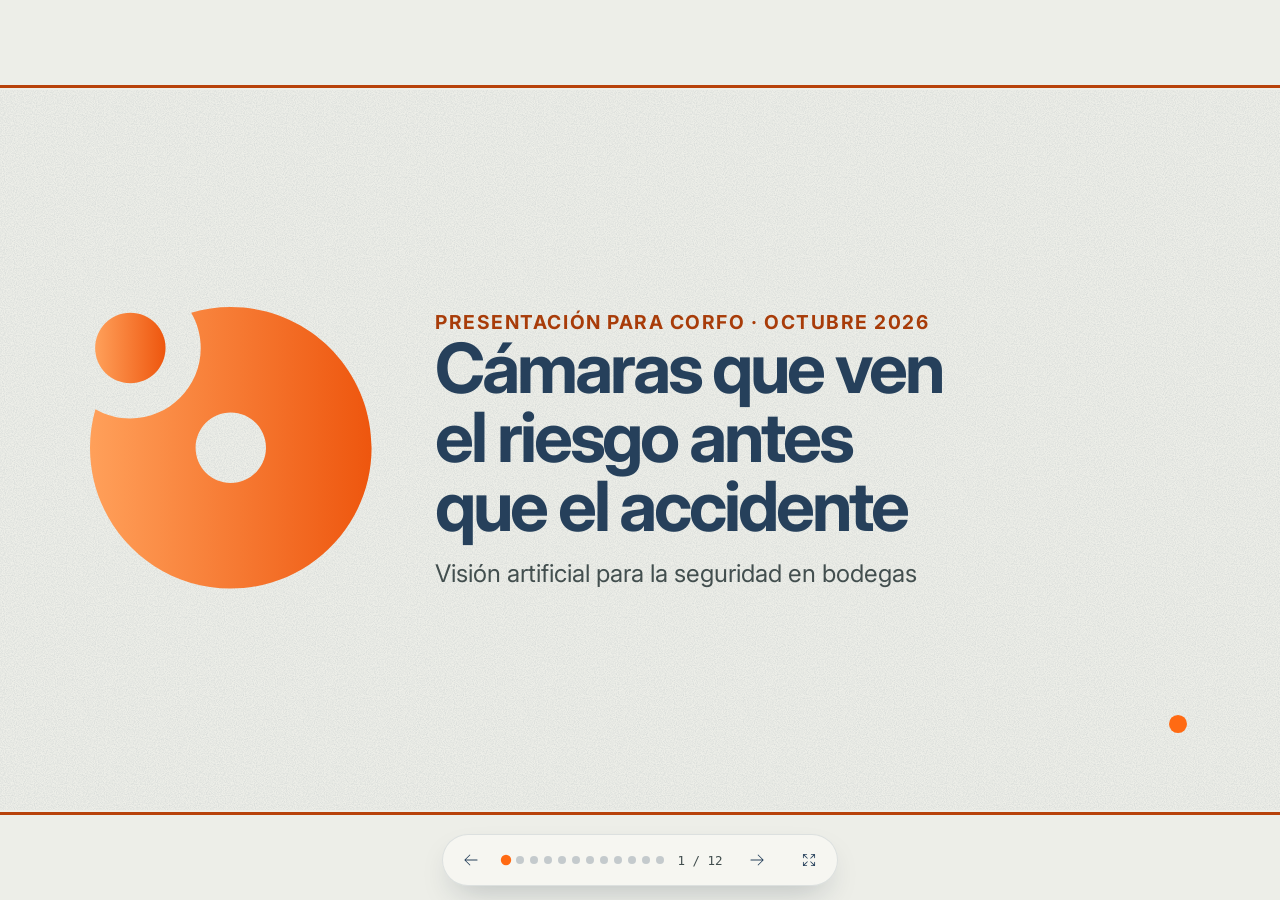
<file: corfo/index.html>
<!doctype html>
<html lang="es">
<head>
<meta charset="utf-8">
<meta name="viewport" content="width=device-width, initial-scale=1">
<meta name="robots" content="noindex, nofollow">
<title>Optimizo · Cámaras para bodegas seguras</title>
<meta name="description" content="Presentación para Corfo: cómo funcionan las cámaras con visión artificial de Optimizo para la seguridad en bodegas.">
<link rel="icon" href="../marca/logo/svg/naranjo/optimizo-isotipo.svg">
<style>
@font-face { font-family: "Inter"; src: url("../guion/assets/fuentes/inter-opsz.woff2") format("woff2"); font-weight: 100 900; font-display: swap; }

/* Tokens del guion visual de Optimizo · paleta B (Mandarina + navy) */
:root {
  --navy: #26405B; --navy-profundo: #16263A; --tinta: #14212F; --grafito: #424E4E;
  --hueso: #EDEEE8; --papel: #F6F6F1; --hundida: #E4E6DE; --blanco: #FFFFFF;
  --acento-claro: #FFB98A; --acento: #FF6A13; --acento-profundo: #B8420A; --acento-texto: #A83C09;
  --texto-3: #586262; --borde: rgba(38, 64, 91, .12);
  --letra: -apple-system, BlinkMacSystemFont, "SF Pro Text", "SF Pro Display", "Inter", system-ui, sans-serif;
  --mono: ui-monospace, "SF Mono", "Cascadia Mono", Menlo, monospace;
  --llegada: cubic-bezier(.16, 1, .3, 1);
  --suave: cubic-bezier(.25, .1, .25, 1);
  --grano: url("data:image/svg+xml;utf8,<svg xmlns='http://www.w3.org/2000/svg' width='220' height='220'><filter id='g'><feTurbulence type='fractalNoise' baseFrequency='.9' numOctaves='3' stitchTiles='stitch'/><feColorMatrix values='0 0 0 0 .14  0 0 0 0 .2  0 0 0 0 .26  0 0 0 .55 -.18'/></filter><rect width='100%' height='100%' filter='url(%23g)'/></svg>");
}

* { box-sizing: border-box; margin: 0; }
html, body { height: 100%; }
body { background: var(--hueso); color: var(--navy); font-family: var(--letra); -webkit-font-smoothing: antialiased; overflow: hidden; display: grid; place-items: center; }
button { font: inherit; color: inherit; }

/* ── Escenario 16:9 que llena la pantalla ── */
.escenario { position: relative; width: min(100vw, 177.78vh); aspect-ratio: 16 / 9; container-type: inline-size; overflow: hidden; outline: none; }
.lamina { position: absolute; inset: 0; padding: 6cqw 7cqw; display: grid; align-content: center; gap: 1.6cqw; background: var(--hueso); color: var(--navy); visibility: hidden; isolation: isolate; }
.lamina::after { content: ""; position: absolute; inset: 0; background-image: var(--grano); background-size: 220px; opacity: .5; z-index: -1; pointer-events: none; }
.lamina.activa, .lamina.entra { visibility: visible; }
.lamina--oscura { background: var(--navy); color: var(--hueso); }

/* ── Texto ── */
.ceja { font-size: max(1.5cqw, 12px); font-weight: 700; letter-spacing: .08em; text-transform: uppercase; color: var(--acento-texto); }
.lamina--oscura .ceja { color: var(--acento-claro); }
.titulo { font-size: max(5.4cqw, 30px); font-weight: 700; letter-spacing: -0.045em; line-height: 1; text-wrap: balance; max-width: 18ch; }
.titulo--m { font-size: max(4cqw, 26px); max-width: 24ch; letter-spacing: -0.04em; line-height: 1.04; }
.sub { font-size: max(1.9cqw, 16px); color: var(--grafito); line-height: 1.35; max-width: 52ch; }
.lamina--oscura .sub { color: rgba(237, 238, 232, .78); }
.nota { display: flex; align-items: center; gap: .8cqw; font-size: max(1.35cqw, 13px); color: var(--texto-3); line-height: 1.4; margin-top: 1.4cqw; }
.nota .ico { width: max(1.8cqw, 18px); height: max(1.8cqw, 18px); color: var(--acento-profundo); flex: none; }
.ico { width: 1em; height: 1em; display: inline-block; vertical-align: middle; }

/* ── Portada ── */
.portada { display: grid; grid-template-columns: 22cqw 1fr; gap: 5cqw; align-items: center; }
.portada__iso svg { width: 100%; height: auto; overflow: visible; }
.portada .sub { margin-top: 1.2cqw; }
.iso-punto { animation: punto-escapa 1600ms var(--llegada) 300ms both; }
@keyframes punto-escapa { from { transform: translate(49px, 49px) scale(.35); opacity: 0; } to { transform: none; opacity: 1; } }

/* ── Tarjetas (mate, sin vidrio) ── */
.fila { display: grid; gap: 1.8cqw; margin-top: 2cqw; }
.fila--3 { grid-template-columns: repeat(3, 1fr); }
.fila--2 { grid-template-columns: repeat(2, 1fr); }
.tarjeta { background: var(--papel); border-radius: 1.6cqw; padding: 2.2cqw; display: grid; gap: .9cqw; align-content: start; box-shadow: inset 0 0 0 1px var(--borde); }
.tarjeta .ico { width: max(3cqw, 26px); height: max(3cqw, 26px); color: var(--acento-profundo); }
.tarjeta b { font-size: max(2.1cqw, 17px); font-weight: 650; letter-spacing: -0.02em; }
.tarjeta p { font-size: max(1.55cqw, 14px); color: var(--grafito); line-height: 1.4; }
.tarjeta--oscura { background: var(--navy-profundo); color: var(--hueso); box-shadow: none; }
.tarjeta--oscura p { color: rgba(237, 238, 232, .78); }
.tarjeta--oscura .ico { color: var(--acento-claro); }

/* ── Flujo (cómo funciona) ── */
.flujo { display: grid; grid-template-columns: repeat(4, 1fr); gap: 3cqw; margin-top: 2.4cqw; position: relative; }
.flujo .tarjeta { position: relative; }
.flujo .tarjeta:not(:last-child)::after { content: ""; position: absolute; right: -2.4cqw; top: 3.4cqw; width: 1.8cqw; height: 1.8cqw; border-top: 2px solid var(--acento-profundo); border-right: 2px solid var(--acento-profundo); transform: rotate(45deg) scale(.6); }
.paso { font-family: var(--mono); font-size: max(1.2cqw, 11px); color: var(--acento-texto); }
.flujo .tarjeta:last-child { background: var(--navy); color: var(--hueso); box-shadow: none; }
.flujo .tarjeta:last-child p { color: rgba(237, 238, 232, .78); }
.flujo .tarjeta:last-child .ico, .flujo .tarjeta:last-child .paso { color: var(--acento-claro); }

/* ── Zona ── */
.dos { display: grid; grid-template-columns: 1.15fr 1fr; gap: 4cqw; align-items: center; }
.ilustracion svg { width: 100%; height: auto; display: block; border-radius: 1.6cqw; }
.lista { list-style: none; padding: 0; display: grid; gap: 1.6cqw; }
.lista li { display: grid; grid-template-columns: max(3cqw, 26px) 1fr; gap: 1.2cqw; align-items: start; font-size: max(1.8cqw, 15px); line-height: 1.35; }
.lista .ico { width: max(2.6cqw, 22px); height: max(2.6cqw, 22px); color: var(--acento-profundo); }
.lista small { display: block; font-size: max(1.45cqw, 13px); color: var(--grafito); margin-top: .3cqw; }

/* ── Cifras ── */
.tarjeta .cifra { font-size: max(8cqw, 52px); font-weight: 700; letter-spacing: -0.06em; line-height: .95; font-variant-numeric: tabular-nums; color: var(--navy); }
.tarjeta .cifra { white-space: nowrap; }
.cifra em { font-style: normal; font-size: .5em; letter-spacing: -0.02em; color: var(--acento-profundo); }
.tarjeta .cifra--m { font-size: max(5.6cqw, 40px); }
.tarjeta .cifra + p { font-size: max(1.6cqw, 14px); }
.tarjeta small { font-size: max(1.25cqw, 12px); color: var(--texto-3); }

/* ── Estado: funcionando / en desarrollo ── */
.estado h3 { display: flex; align-items: center; gap: .8cqw; font-size: max(1.5cqw, 13px); text-transform: uppercase; letter-spacing: .08em; color: var(--acento-texto); margin-bottom: .6cqw; }
.estado h3 .ico { width: max(2.2cqw, 20px); height: max(2.2cqw, 20px); }
.estado ul { list-style: none; padding: 0; display: grid; gap: .9cqw; }
.estado li { display: flex; gap: 1cqw; align-items: baseline; font-size: max(1.75cqw, 15px); line-height: 1.3; }
.estado li::before { content: ""; flex: none; width: .9cqw; height: .9cqw; min-width: 8px; min-height: 8px; border-radius: 50%; background: var(--acento); transform: translateY(-.15cqw); }
.estado--desarrollo li::before { background: transparent; box-shadow: inset 0 0 0 2px var(--acento-profundo); }
.estado--desarrollo h3 { color: var(--grafito); }

/* ── Escalera (hoja de ruta), como en el guion ── */
.escalera { display: flex; align-items: flex-end; gap: 1.4cqw; margin-top: 3cqw; }
.escalera > div { flex: 1; height: calc(9cqw + var(--i) * 4.2cqw); display: grid; align-content: end; gap: .5cqw; padding: 1.4cqw; border-radius: 1.4cqw; background: color-mix(in srgb, var(--navy) 8%, var(--hueso)); box-shadow: inset 0 0 0 1px color-mix(in srgb, var(--navy) 15%, transparent); position: relative; }
.escalera b { font-size: max(1.75cqw, 15px); font-weight: 650; letter-spacing: -0.015em; }
.escalera span { font-size: max(1.35cqw, 12px); color: var(--grafito); line-height: 1.3; }
.escalera .hoy { background: var(--acento-profundo); color: #fff; box-shadow: none; }
.escalera .hoy span { color: rgba(255, 255, 255, .85); }
.escalera .hoy::before { content: "hoy"; position: absolute; left: 1.4cqw; top: -3.2cqw; font-family: var(--mono); font-size: max(1.2cqw, 11px); color: var(--acento-texto); }
.escalera .hoy::after { content: ""; position: absolute; left: 50%; top: -2.2cqw; width: 1.4cqw; height: 1.4cqw; margin-left: -.7cqw; border-radius: 50%; background: var(--navy); }

/* ── Cierre ── */
.cierre__iso { position: absolute; right: -8cqw; top: 50%; width: 46cqw; transform: translateY(-50%); z-index: -1; }
.cierre__iso svg { width: 100%; height: auto; }
.cierre { display: grid; gap: 1.6cqw; max-width: 56cqw; }
.cierre__logo { width: max(15cqw, 140px); margin-top: 2.4cqw; }

/* ── Transición: el punto viaja al centro y se abre en la siguiente lámina ── */
.punto-viaje { position: absolute; z-index: 5; left: 92%; top: 88%; width: 1.4cqw; height: 1.4cqw; margin: -.7cqw 0 0 -.7cqw; border-radius: 50%; background: var(--acento); pointer-events: none; }
.punto-viaje.viaja { animation: viaja 1300ms cubic-bezier(.45, .05, .55, .95); }
@keyframes viaja { 0% { left: 92%; top: 88%; } 40% { left: 50%; top: 50%; transform: scale(1); opacity: 1; } 60% { left: 50%; top: 50%; transform: scale(3); opacity: 0; } 61% { left: 92%; top: 88%; transform: scale(0); opacity: 0; } 100% { left: 92%; top: 88%; transform: scale(1); opacity: 1; } }

/* ── Mandos ── */
.mandos { position: fixed; left: 50%; bottom: 14px; transform: translateX(-50%); display: flex; align-items: center; gap: 10px; padding: 6px 8px; border-radius: 999px; background: var(--papel); box-shadow: inset 0 0 0 1px var(--borde), 0 14px 32px -12px rgba(22, 38, 58, .28); z-index: 10; transition: opacity 400ms var(--suave); }
body.quieto .mandos { opacity: 0; pointer-events: none; }
.boton { display: inline-flex; align-items: center; justify-content: center; gap: 6px; min-width: 40px; height: 40px; padding: 0 12px; border: 0; border-radius: 999px; background: transparent; color: var(--navy); cursor: pointer; font-size: 14px; font-weight: 600; }
.boton:hover { background: var(--hundida); }
.boton:focus-visible, .escenario:focus-visible { outline: 3px solid var(--acento-profundo); outline-offset: 2px; }
.boton .ico { width: 18px; height: 18px; }
.puntos { display: flex; gap: 6px; }
.puntos i { width: 8px; height: 8px; border-radius: 50%; background: rgba(38, 64, 91, .24); transition: background 300ms var(--suave), transform 300ms var(--llegada); }
.puntos i.activo { background: var(--acento); transform: scale(1.3); }
.contador { font-family: var(--mono); font-size: 12.5px; color: var(--grafito); min-width: 52px; text-align: center; }

@media (prefers-reduced-motion: reduce) { .iso-punto, .punto-viaje.viaja { animation: none; } }

/* ── Celular o pantalla vertical: láminas apiladas, se leen con scroll ── */
@media (max-aspect-ratio: 1/1) {
  body { display: block; overflow: auto; }
  .escenario { width: 100%; aspect-ratio: auto; overflow: visible; }
  .lamina { position: relative; inset: auto; visibility: visible; padding: 48px 16px; gap: 14px; border-bottom: 1px solid var(--borde); }
  .portada, .dos, .fila--3, .fila--2, .flujo { grid-template-columns: 1fr; }
  .portada__iso { width: 132px; }
  .flujo .tarjeta::after { display: none; }
  .tarjeta { padding: 18px; border-radius: 16px; gap: 8px; }
  .escalera { flex-direction: column; align-items: stretch; margin-top: 28px; }
  .escalera > div { height: auto; padding: 16px; border-radius: 14px; }
  .escalera .hoy::before { left: auto; right: 16px; top: 14px; color: rgba(255, 255, 255, .85); }
  .escalera .hoy::after { display: none; }
  .cierre { max-width: none; }
  .cierre__iso { width: 70%; right: -20%; opacity: .5; }
  .punto-viaje, .mandos { display: none; }
}

/* ── Imprimir o guardar como PDF: una lámina por página ── */
@media print {
  @page { size: 1600px 900px; margin: 0; }
  body { display: block; overflow: visible; background: none; }
  .escenario { width: 1600px; aspect-ratio: auto; overflow: visible; }
  .lamina { position: relative; inset: auto; visibility: visible; width: 1600px; height: 900px; break-after: page; -webkit-print-color-adjust: exact; print-color-adjust: exact; }
  .punto-viaje, .mandos { display: none; }
}
</style>
</head>
<body>
<main class="escenario" id="escenario" tabindex="0" aria-roledescription="presentación" aria-label="Presentación de Optimizo para Corfo. Usa las flechas para avanzar.">

  <!-- 1 · Portada -->
  <section class="lamina activa" aria-label="Portada">
    <div class="portada">
      <div class="portada__iso"><svg xmlns="http://www.w3.org/2000/svg" viewBox="0 0 138.305 138.305" aria-hidden="true" focusable="false"><defs><linearGradient id="gia-a" gradientUnits="userSpaceOnUse" x1="8.574219" y1="0" x2="43.152344" y2="0"><stop offset="0" stop-color="#FFA05A"/><stop offset="1" stop-color="#EE560E"/></linearGradient><linearGradient id="gib-a" gradientUnits="userSpaceOnUse" x1="6.054688" y1="0" x2="144.359375" y2="0"><stop offset="0" stop-color="#FFA05A"/><stop offset="1" stop-color="#EE560E"/></linearGradient></defs><g transform="translate(-6.054688 -2.601562)"><path fill="url(#gib-a)" fill-rule="evenodd" d="M 55.757812 5.390625 C 58.730469 10.496094 60.441406 16.425781 60.441406 22.753906 C 60.441406 41.851562 44.960938 57.332031 25.863281 57.332031 C 19.621094 57.332031 13.769531 55.667969 8.710938 52.773438 C 6.992188 58.804688 6.054688 65.167969 6.054688 71.753906 C 6.054688 109.945312 37.011719 140.90625 75.207031 140.90625 C 113.398438 140.90625 144.359375 109.945312 144.359375 71.753906 C 144.359375 33.5625 113.398438 2.601562 75.207031 2.601562 C 68.453125 2.601562 61.929688 3.585938 55.757812 5.390625 Z M 57.917969 71.753906 C 57.917969 62.207031 65.65625 54.464844 75.207031 54.464844 C 84.753906 54.464844 92.492188 62.207031 92.492188 71.753906 C 92.492188 81.300781 84.753906 89.042969 75.207031 89.042969 C 65.65625 89.042969 57.917969 81.300781 57.917969 71.753906 Z"/><path class="iso-punto" fill="url(#gia-a)" d="M 8.574219 22.753906 C 8.574219 32.300781 16.316406 40.042969 25.863281 40.042969 C 35.414062 40.042969 43.152344 32.300781 43.152344 22.753906 C 43.152344 13.207031 35.414062 5.464844 25.863281 5.464844 C 16.316406 5.464844 8.574219 13.207031 8.574219 22.753906 Z"/></g></svg>
</div>
      <div>
        <p class="ceja">Presentación para Corfo · Octubre 2026</p>
        <h1 class="titulo">Cámaras que ven el riesgo antes que el accidente</h1>
        <p class="sub">Visión artificial para la seguridad en bodegas</p>
      </div>
    </div>
  </section>

  <!-- 2 · El desafío -->
  <section class="lamina" aria-label="El desafío">
    <p class="ceja">El desafío</p>
    <h2 class="titulo titulo--m">En una bodega, el riesgo está donde se cruzan personas y montacargas</h2>
    <div class="fila fila--3">
      <div class="tarjeta"><svg class="ico" aria-hidden="true" focusable="false" xmlns="http://www.w3.org/2000/svg" viewBox="0 0 256 256" fill="currentColor"><path d="M253.57,117.78l-14-35a13.93,13.93,0,0,0-13-8.8H190V64a6,6,0,0,0-6-6H32A14,14,0,0,0,18,72V184a14,14,0,0,0,14,14H50.6a30,30,0,0,0,58.8,0h53.2a30,30,0,0,0,58.8,0H240a14,14,0,0,0,14-14V120A6,6,0,0,0,253.57,117.78ZM190,86h36.58a2,2,0,0,1,1.86,1.26L239.14,114H190ZM30,72a2,2,0,0,1,2-2H178v68H30ZM80,210a18,18,0,1,1,18-18A18,18,0,0,1,80,210Zm82.6-24H109.4a30,30,0,0,0-58.8,0H32a2,2,0,0,1-2-2V150H178v15.48A30.1,30.1,0,0,0,162.6,186ZM192,210a18,18,0,1,1,18-18A18,18,0,0,1,192,210Zm50-26a2,2,0,0,1-2,2H221.4A30.05,30.05,0,0,0,192,162c-.67,0-1.34,0-2,.07V126h52Z"/></svg><b>Pasillos compartidos</b><p>Peatones y montacargas circulan por los mismos espacios durante todo el turno.</p></div>
      <div class="tarjeta"><svg class="ico" aria-hidden="true" focusable="false" xmlns="http://www.w3.org/2000/svg" viewBox="0 0 256 256" fill="currentColor"><path d="M235.07,189.09,147.61,37.22h0a22.75,22.75,0,0,0-39.22,0L20.93,189.09a21.53,21.53,0,0,0,0,21.72A22.35,22.35,0,0,0,40.55,222h174.9a22.35,22.35,0,0,0,19.6-11.19A21.53,21.53,0,0,0,235.07,189.09ZM224.66,204.8a10.46,10.46,0,0,1-9.21,5.2H40.55a10.46,10.46,0,0,1-9.21-5.2,9.51,9.51,0,0,1,0-9.72L118.79,43.21a10.75,10.75,0,0,1,18.42,0l87.46,151.87A9.51,9.51,0,0,1,224.66,204.8ZM122,144V104a6,6,0,0,1,12,0v40a6,6,0,0,1-12,0Zm16,36a10,10,0,1,1-10-10A10,10,0,0,1,138,180Z"/></svg><b>Cuasi-accidentes invisibles</b><p>Los casi-choques no quedan registrados: sin datos, la prevención llega tarde.</p></div>
      <div class="tarjeta"><svg class="ico" aria-hidden="true" focusable="false" xmlns="http://www.w3.org/2000/svg" viewBox="0 0 256 256" fill="currentColor"><path d="M243.6,148.8a6,6,0,0,1-8.4-1.2A53.58,53.58,0,0,0,192,126a6,6,0,0,1,0-12,26,26,0,1,0-25.18-32.5,6,6,0,0,1-11.62-3,38,38,0,1,1,59.91,39.63A65.69,65.69,0,0,1,244.8,140.4,6,6,0,0,1,243.6,148.8ZM189.19,213a6,6,0,0,1-2.19,8.2,5.9,5.9,0,0,1-3,.81,6,6,0,0,1-5.2-3,59,59,0,0,0-101.62,0,6,6,0,1,1-10.38-6A70.1,70.1,0,0,1,103,182.55a46,46,0,1,1,50.1,0A70.1,70.1,0,0,1,189.19,213ZM128,178a34,34,0,1,0-34-34A34,34,0,0,0,128,178ZM70,120a6,6,0,0,0-6-6A26,26,0,1,1,89.18,81.49a6,6,0,1,0,11.62-3,38,38,0,1,0-59.91,39.63A65.69,65.69,0,0,0,11.2,140.4a6,6,0,1,0,9.6,7.2A53.58,53.58,0,0,1,64,126,6,6,0,0,0,70,120Z"/></svg><b>Supervisión limitada</b><p>Ningún equipo puede mirar todas las zonas, todo el tiempo.</p></div>
    </div>
  </section>

  <!-- 3 · La solución -->
  <section class="lamina" aria-label="La solución">
    <p class="ceja">La solución</p>
    <h2 class="titulo titulo--m">Optimizo convierte las cámaras en un supervisor que no se distrae</h2>
    <div class="fila fila--3">
      <div class="tarjeta"><svg class="ico" aria-hidden="true" focusable="false" xmlns="http://www.w3.org/2000/svg" viewBox="0 0 256 256" fill="currentColor"><path d="M232,122H221.8A94.13,94.13,0,0,0,134,34.2V24a6,6,0,0,0-12,0V34.2A94.13,94.13,0,0,0,34.2,122H24a6,6,0,0,0,0,12H34.2A94.13,94.13,0,0,0,122,221.8V232a6,6,0,0,0,12,0V221.8A94.13,94.13,0,0,0,221.8,134H232a6,6,0,0,0,0-12Zm-98,87.76V200a6,6,0,0,0-12,0v9.76A82.09,82.09,0,0,1,46.24,134H56a6,6,0,0,0,0-12H46.24A82.09,82.09,0,0,1,122,46.24V56a6,6,0,0,0,12,0V46.24A82.09,82.09,0,0,1,209.76,122H200a6,6,0,0,0,0,12h9.76A82.09,82.09,0,0,1,134,209.76ZM128,90a38,38,0,1,0,38,38A38,38,0,0,0,128,90Zm0,64a26,26,0,1,1,26-26A26,26,0,0,1,128,154Z"/></svg><b>Detecta</b><p>Personas y vehículos dentro de las zonas que la empresa define.</p></div>
      <div class="tarjeta"><svg class="ico" aria-hidden="true" focusable="false" xmlns="http://www.w3.org/2000/svg" viewBox="0 0 256 256" fill="currentColor"><path d="M223.05,69.33A6,6,0,0,1,215,66.76,96,96,0,0,0,180.8,29.08a6,6,0,0,1,6.4-10.15,109.26,109.26,0,0,1,38.41,42.31A6,6,0,0,1,223.05,69.33ZM41,66.76A96,96,0,0,1,75.2,29.08a6,6,0,0,0-6.4-10.15A109.26,109.26,0,0,0,30.39,61.24,6,6,0,1,0,41,66.76Zm179,110.18A14,14,0,0,1,208,198h-42.5a38,38,0,0,1-75,0H48a14,14,0,0,1-12.06-21.06C45.13,161.09,50,138.63,50,112a78,78,0,0,1,156,0C206,139,210.74,160.86,220.08,176.94ZM153.29,198H102.71a26,26,0,0,0,50.58,0Zm56.42-15C199.29,165,194,141.15,194,112a66,66,0,0,0-132,0c0,29.16-5.29,53-15.71,71a2,2,0,0,0,0,2,1.9,1.9,0,0,0,1.7,1H208a1.9,1.9,0,0,0,1.7-1A2,2,0,0,0,209.71,183Z"/></svg><b>Alerta</b><p>Al equipo responsable y en el mismo lugar, en segundos.</p></div>
      <div class="tarjeta"><svg class="ico" aria-hidden="true" focusable="false" xmlns="http://www.w3.org/2000/svg" viewBox="0 0 256 256" fill="currentColor"><path d="M224,202H214V40a6,6,0,0,0-6-6H152a6,6,0,0,0-6,6V82H96a6,6,0,0,0-6,6v42H48a6,6,0,0,0-6,6v66H32a6,6,0,0,0,0,12H224a6,6,0,0,0,0-12ZM158,46h44V202H158ZM102,94h44V202H102ZM54,142H90v60H54Z"/></svg><b>Mide</b><p>Cuasi-accidentes por zona y turno, para prevenir con datos.</p></div>
    </div>
  </section>

  <!-- 4 · Cómo funciona -->
  <section class="lamina" aria-label="Cómo funciona">
    <p class="ceja">Cómo funciona</p>
    <h2 class="titulo titulo--m">El análisis ocurre en la bodega, en tiempo real</h2>
    <div class="flujo">
      <div class="tarjeta"><span class="paso">01</span><svg class="ico" aria-hidden="true" focusable="false" xmlns="http://www.w3.org/2000/svg" viewBox="0 0 256 256" fill="currentColor"><path d="M250.83,74.71a6,6,0,0,0-6.16.3L206,100.79V72a14,14,0,0,0-14-14H32A14,14,0,0,0,18,72V184a14,14,0,0,0,14,14H192a14,14,0,0,0,14-14V155.21L244.67,181a6,6,0,0,0,9.33-5V80A6,6,0,0,0,250.83,74.71ZM194,184a2,2,0,0,1-2,2H32a2,2,0,0,1-2-2V72a2,2,0,0,1,2-2H192a2,2,0,0,1,2,2Zm48-19.21-36-24V115.21l36-24Z"/></svg><b>Cámara IP</b><p>4 MP, conectada por estándares abiertos (ONVIF y RTSP).</p></div>
      <div class="tarjeta"><span class="paso">02</span><svg class="ico" aria-hidden="true" focusable="false" xmlns="http://www.w3.org/2000/svg" viewBox="0 0 256 256" fill="currentColor"><path d="M152,98H104a6,6,0,0,0-6,6v48a6,6,0,0,0,6,6h48a6,6,0,0,0,6-6V104A6,6,0,0,0,152,98Zm-6,48H110V110h36Zm86,0H214V110h18a6,6,0,0,0,0-12H214V56a14,14,0,0,0-14-14H158V24a6,6,0,0,0-12,0V42H110V24a6,6,0,0,0-12,0V42H56A14,14,0,0,0,42,56V98H24a6,6,0,0,0,0,12H42v36H24a6,6,0,0,0,0,12H42v42a14,14,0,0,0,14,14H98v18a6,6,0,0,0,12,0V214h36v18a6,6,0,0,0,12,0V214h42a14,14,0,0,0,14-14V158h18a6,6,0,0,0,0-12Zm-30,54a2,2,0,0,1-2,2H56a2,2,0,0,1-2-2V56a2,2,0,0,1,2-2H200a2,2,0,0,1,2,2Z"/></svg><b>Equipo de borde</b><p>Raspberry Pi 5 con acelerador de IA Hailo-8: analiza 15 imágenes por segundo.</p></div>
      <div class="tarjeta"><span class="paso">03</span><svg class="ico" aria-hidden="true" focusable="false" xmlns="http://www.w3.org/2000/svg" viewBox="0 0 256 256" fill="currentColor"><path d="M229.23,50.78a30,30,0,0,0-42.44,0h0a29.82,29.82,0,0,0-5.56,7.69l-31.31-8.54A30,30,0,0,0,98.78,26.77h0A30.09,30.09,0,0,0,94.13,63.2L57.83,95.87a30.07,30.07,0,0,0-39.06,2.91h0a30,30,0,0,0,41.38,43.44l72.6,53.25a30,30,0,1,0,48.47-8.68,29.65,29.65,0,0,0-5.77-4.5l28.44-80.59A31.57,31.57,0,0,0,208,102a30,30,0,0,0,21.22-51.2Zm-122-15.52a18,18,0,1,1,0,25.46A18,18,0,0,1,107.27,35.26Zm-80,97.47a18,18,0,1,1,25.46,0A18,18,0,0,1,27.26,132.73Zm145.47,88a18,18,0,1,1,0-25.46A18,18,0,0,1,172.73,220.74Zm-8.61-42.43a30,30,0,0,0-24.27,7.48L67.24,132.54a30.14,30.14,0,0,0-1.38-27.75l36.3-32.67a30,30,0,0,0,44.62-10.61l31.31,8.54a30,30,0,0,0,8.7,23.16,30.47,30.47,0,0,0,5.78,4.51Zm56.62-93.59a18,18,0,1,1,0-25.46A18,18,0,0,1,220.74,84.72Z"/></svg><b>Plataforma Optimizo</b><p>Zonas, reglas, eventos y reportes en un solo panel.</p></div>
      <div class="tarjeta"><span class="paso">04</span><svg class="ico" aria-hidden="true" focusable="false" xmlns="http://www.w3.org/2000/svg" viewBox="0 0 256 256" fill="currentColor"><path d="M223.05,69.33A6,6,0,0,1,215,66.76,96,96,0,0,0,180.8,29.08a6,6,0,0,1,6.4-10.15,109.26,109.26,0,0,1,38.41,42.31A6,6,0,0,1,223.05,69.33ZM41,66.76A96,96,0,0,1,75.2,29.08a6,6,0,0,0-6.4-10.15A109.26,109.26,0,0,0,30.39,61.24,6,6,0,1,0,41,66.76Zm179,110.18A14,14,0,0,1,208,198h-42.5a38,38,0,0,1-75,0H48a14,14,0,0,1-12.06-21.06C45.13,161.09,50,138.63,50,112a78,78,0,0,1,156,0C206,139,210.74,160.86,220.08,176.94ZM153.29,198H102.71a26,26,0,0,0,50.58,0Zm56.42-15C199.29,165,194,141.15,194,112a66,66,0,0,0-132,0c0,29.16-5.29,53-15.71,71a2,2,0,0,0,0,2,1.9,1.9,0,0,0,1.7,1H208a1.9,1.9,0,0,0,1.7-1A2,2,0,0,0,209.71,183Z"/></svg><b>Respuesta</b><p>Aviso al equipo y señal en el lugar.</p></div>
    </div>
    <p class="nota"><svg class="ico" aria-hidden="true" focusable="false" xmlns="http://www.w3.org/2000/svg" viewBox="0 0 256 256" fill="currentColor"><path d="M208,82H174V56a46,46,0,0,0-92,0V82H48A14,14,0,0,0,34,96V208a14,14,0,0,0,14,14H208a14,14,0,0,0,14-14V96A14,14,0,0,0,208,82ZM94,56a34,34,0,0,1,68,0V82H94ZM210,208a2,2,0,0,1-2,2H48a2,2,0,0,1-2-2V96a2,2,0,0,1,2-2H208a2,2,0,0,1,2,2Zm-82-94a26,26,0,0,0-6,51.29V184a6,6,0,0,0,12,0V165.29A26,26,0,0,0,128,114Zm0,40a14,14,0,1,1,14-14A14,14,0,0,1,128,154Z"/></svg>El video se procesa y se queda en el recinto: a internet sólo sale el aviso.</p>
  </section>

  <!-- 5 · Zonas y reglas -->
  <section class="lamina" aria-label="Zonas y reglas">
    <div class="dos">
      <div class="ilustracion">
        <svg viewBox="0 0 640 400" role="img" aria-label="Pasillo de bodega con una zona demarcada: la persona dentro de la zona se detecta y la que está fuera se ignora">
          <defs>
            <pattern id="rayado" width="12" height="12" patternUnits="userSpaceOnUse" patternTransform="rotate(45)"><rect width="12" height="12" fill="#FBE6D8"/><line x1="0" y1="0" x2="0" y2="12" stroke="#FFB98A" stroke-width="3"/></pattern>
          </defs>
          <rect width="640" height="400" fill="#E4E6DE"/>
          <polygon points="250,70 390,70 390,150 250,150" fill="#D6D9CF"/>
          <polygon points="90,400 550,400 390,150 250,150" fill="#F6F6F1"/>
          <polygon points="0,0 250,70 250,150 90,400 0,400" fill="#E9EBE4"/>
          <polygon points="390,70 640,0 640,400 550,400 390,150" fill="#DDE0D7"/>
          <g stroke="#B9BFB6" stroke-width="2" fill="none">
            <line x1="390" y1="100" x2="640" y2="60"/><line x1="390" y1="125" x2="640" y2="150"/><line x1="458" y1="250" x2="640" y2="250"/>
            <line x1="452" y1="62" x2="452" y2="246"/><line x1="530" y1="40" x2="530" y2="368"/><line x1="610" y1="20" x2="610" y2="400"/>
          </g>
          <g stroke="#C9CEC6" stroke-width="2"><line x1="320" y1="150" x2="320" y2="400" stroke-dasharray="14 12"/></g>
          <rect x="198" y="140" width="231" height="248" fill="url(#rayado)" stroke="#B8420A" stroke-width="3" rx="6"/>
          <g transform="translate(208 150)"><rect width="164" height="30" rx="15" fill="#B8420A"/><text x="82" y="20.5" text-anchor="middle" font-size="13" font-weight="700" fill="#FFFFFF" letter-spacing=".06em">ZONA DEMARCADA</text></g>
          <g transform="translate(300 240)">
            <circle cx="20" cy="16" r="13" fill="#26405B"/><rect x="4" y="33" width="32" height="70" rx="14" fill="#26405B"/>
            <path d="M-8 4 v-12 h12 M36 -8 h12 v12 M48 102 v12 h-12 M4 114 h-12 v-12" stroke="#B8420A" stroke-width="4" fill="none" stroke-linecap="round"/>
            <g transform="translate(-8 -42)"><rect width="122" height="26" rx="13" fill="#26405B"/><text x="61" y="17.5" text-anchor="middle" font-size="13" font-weight="600" fill="#EDEEE8">persona · dentro</text></g>
          </g>
          <g transform="translate(70 262)">
            <circle cx="18" cy="14" r="12" fill="#9AA6A8"/><rect x="4" y="29" width="28" height="62" rx="12" fill="#9AA6A8"/>
            <rect x="-8" y="-6" width="52" height="108" rx="6" fill="none" stroke="#9AA6A8" stroke-width="2" stroke-dasharray="6 6"/>
            <g transform="translate(-20 -36)"><rect width="122" height="24" rx="12" fill="#E9EBE4" stroke="#9AA6A8"/><text x="61" y="16.5" text-anchor="middle" font-size="12.5" font-weight="600" fill="#586262">fuera · se ignora</text></g>
          </g>
          <circle cx="429" cy="140" r="9" fill="#FF6A13"/>
        </svg>
      </div>
      <div>
        <p class="ceja">Zonas y reglas</p>
        <h2 class="titulo titulo--m">Cada área de la bodega tiene su propia regla</h2>
        <ul class="lista" style="margin-top:2.4cqw">
          <li><svg class="ico" aria-hidden="true" focusable="false" xmlns="http://www.w3.org/2000/svg" viewBox="0 0 256 256" fill="currentColor"><path d="M229.23,50.78a30,30,0,0,0-42.44,0h0a29.82,29.82,0,0,0-5.56,7.69l-31.31-8.54A30,30,0,0,0,98.78,26.77h0A30.09,30.09,0,0,0,94.13,63.2L57.83,95.87a30.07,30.07,0,0,0-39.06,2.91h0a30,30,0,0,0,41.38,43.44l72.6,53.25a30,30,0,1,0,48.47-8.68,29.65,29.65,0,0,0-5.77-4.5l28.44-80.59A31.57,31.57,0,0,0,208,102a30,30,0,0,0,21.22-51.2Zm-122-15.52a18,18,0,1,1,0,25.46A18,18,0,0,1,107.27,35.26Zm-80,97.47a18,18,0,1,1,25.46,0A18,18,0,0,1,27.26,132.73Zm145.47,88a18,18,0,1,1,0-25.46A18,18,0,0,1,172.73,220.74Zm-8.61-42.43a30,30,0,0,0-24.27,7.48L67.24,132.54a30.14,30.14,0,0,0-1.38-27.75l36.3-32.67a30,30,0,0,0,44.62-10.61l31.31,8.54a30,30,0,0,0,8.7,23.16,30.47,30.47,0,0,0,5.78,4.51Zm56.62-93.59a18,18,0,1,1,0-25.46A18,18,0,0,1,220.74,84.72Z"/></svg><div>La zona se demarca una vez<small>Directamente sobre la imagen de la cámara.</small></div></li>
          <li><svg class="ico" aria-hidden="true" focusable="false" xmlns="http://www.w3.org/2000/svg" viewBox="0 0 256 256" fill="currentColor"><path d="M232,122H221.8A94.13,94.13,0,0,0,134,34.2V24a6,6,0,0,0-12,0V34.2A94.13,94.13,0,0,0,34.2,122H24a6,6,0,0,0,0,12H34.2A94.13,94.13,0,0,0,122,221.8V232a6,6,0,0,0,12,0V221.8A94.13,94.13,0,0,0,221.8,134H232a6,6,0,0,0,0-12Zm-98,87.76V200a6,6,0,0,0-12,0v9.76A82.09,82.09,0,0,1,46.24,134H56a6,6,0,0,0,0-12H46.24A82.09,82.09,0,0,1,122,46.24V56a6,6,0,0,0,12,0V46.24A82.09,82.09,0,0,1,209.76,122H200a6,6,0,0,0,0,12h9.76A82.09,82.09,0,0,1,134,209.76ZM128,90a38,38,0,1,0,38,38A38,38,0,0,0,128,90Zm0,64a26,26,0,1,1,26-26A26,26,0,0,1,128,154Z"/></svg><div>Sólo cuenta quien está dentro<small>Lo que ocurre fuera de la zona no genera alertas.</small></div></li>
          <li><svg class="ico" aria-hidden="true" focusable="false" xmlns="http://www.w3.org/2000/svg" viewBox="0 0 256 256" fill="currentColor"><path d="M223.05,69.33A6,6,0,0,1,215,66.76,96,96,0,0,0,180.8,29.08a6,6,0,0,1,6.4-10.15,109.26,109.26,0,0,1,38.41,42.31A6,6,0,0,1,223.05,69.33ZM41,66.76A96,96,0,0,1,75.2,29.08a6,6,0,0,0-6.4-10.15A109.26,109.26,0,0,0,30.39,61.24,6,6,0,1,0,41,66.76Zm179,110.18A14,14,0,0,1,208,198h-42.5a38,38,0,0,1-75,0H48a14,14,0,0,1-12.06-21.06C45.13,161.09,50,138.63,50,112a78,78,0,0,1,156,0C206,139,210.74,160.86,220.08,176.94ZM153.29,198H102.71a26,26,0,0,0,50.58,0Zm56.42-15C199.29,165,194,141.15,194,112a66,66,0,0,0-132,0c0,29.16-5.29,53-15.71,71a2,2,0,0,0,0,2,1.9,1.9,0,0,0,1.7,1H208a1.9,1.9,0,0,0,1.7-1A2,2,0,0,0,209.71,183Z"/></svg><div>Cada zona define su respuesta<small>Aviso al equipo, luz, baliza o sólo registro.</small></div></li>
        </ul>
      </div>
    </div>
  </section>

  <!-- 6 · Respuesta inmediata -->
  <section class="lamina" aria-label="Respuesta inmediata">
    <p class="ceja">Respuesta inmediata</p>
    <h2 class="titulo titulo--m">Del ingreso a la zona al aviso, en un segundo</h2>
    <div class="fila fila--3">
      <div class="tarjeta"><p class="cifra">1<em> s</em></p><p>desde que una persona entra a la zona hasta el aviso en el celular del responsable.</p></div>
      <div class="tarjeta"><p class="cifra">&lt;1<em> s</em></p><p>para encender la luz de la cámara en el mismo lugar.</p></div>
      <div class="tarjeta"><p class="cifra">1<em> aviso</em></p><p>por ingreso, no por imagen: 122 imágenes con la persona generaron un solo mensaje.</p></div>
    </div>
    <p class="nota"><svg class="ico" aria-hidden="true" focusable="false" xmlns="http://www.w3.org/2000/svg" viewBox="0 0 256 256" fill="currentColor"><path d="M172.24,99.76a6,6,0,0,1,0,8.48l-56,56a6,6,0,0,1-8.48,0l-24-24a6,6,0,0,1,8.48-8.48L112,151.51l51.76-51.75A6,6,0,0,1,172.24,99.76ZM230,128A102,102,0,1,1,128,26,102.12,102.12,0,0,1,230,128Zm-12,0a90,90,0,1,0-90,90A90.1,90.1,0,0,0,218,128Z"/></svg>Medido en la bodega piloto el 23 de octubre de 2026.</p>
  </section>

  <!-- 7 · Señal en terreno -->
  <section class="lamina" aria-label="Señal en terreno">
    <p class="ceja">Señal en terreno</p>
    <h2 class="titulo titulo--m">La cámara también advierte en el mismo lugar</h2>
    <div class="fila fila--2">
      <div class="tarjeta"><svg class="ico" aria-hidden="true" focusable="false" xmlns="http://www.w3.org/2000/svg" viewBox="0 0 256 256" fill="currentColor"><path d="M122,40V16a6,6,0,0,1,12,0V40a6,6,0,0,1-12,0Zm68,88a62,62,0,1,1-62-62A62.07,62.07,0,0,1,190,128Zm-12,0a50,50,0,1,0-50,50A50.06,50.06,0,0,0,178,128ZM59.76,68.24a6,6,0,1,0,8.48-8.48l-16-16a6,6,0,0,0-8.48,8.48Zm0,119.52-16,16a6,6,0,1,0,8.48,8.48l16-16a6,6,0,1,0-8.48-8.48ZM192,70a6,6,0,0,0,4.24-1.76l16-16a6,6,0,0,0-8.48-8.48l-16,16A6,6,0,0,0,192,70Zm4.24,117.76a6,6,0,0,0-8.48,8.48l16,16a6,6,0,0,0,8.48-8.48ZM46,128a6,6,0,0,0-6-6H16a6,6,0,0,0,0,12H40A6,6,0,0,0,46,128Zm82,82a6,6,0,0,0-6,6v24a6,6,0,0,0,12,0V216A6,6,0,0,0,128,210Zm112-88H216a6,6,0,0,0,0,12h24a6,6,0,0,0,0-12Z"/></svg><b>De día</b><p>Al detectar un ingreso a la zona, la cámara enciende su luz blanca. Se apaga sola 10 segundos después de que la zona queda libre.</p></div>
      <div class="tarjeta tarjeta--oscura"><svg class="ico" aria-hidden="true" focusable="false" xmlns="http://www.w3.org/2000/svg" viewBox="0 0 256 256" fill="currentColor"><path d="M232.13,143.64a6,6,0,0,0-6-1.49A90.07,90.07,0,0,1,113.86,29.85a6,6,0,0,0-7.49-7.48A102.88,102.88,0,0,0,54.48,58.68,102,102,0,0,0,197.32,201.52a102.88,102.88,0,0,0,36.31-51.89A6,6,0,0,0,232.13,143.64Zm-42,48.29a90,90,0,0,1-126-126A90.9,90.9,0,0,1,99.65,37.66,102.06,102.06,0,0,0,218.34,156.35,90.9,90.9,0,0,1,190.1,191.93Z"/></svg><b>De noche</b><p>La cámara vigila con infrarrojo, invisible para las personas. La luz blanca se enciende sólo ante un ingreso y actúa como señal disuasiva.</p></div>
    </div>
    <p class="nota"><svg class="ico" aria-hidden="true" focusable="false" xmlns="http://www.w3.org/2000/svg" viewBox="0 0 256 256" fill="currentColor"><path d="M122,16V8a6,6,0,0,1,12,0v8a6,6,0,0,1-12,0Zm78,30a6,6,0,0,0,4.24-1.76l8-8a6,6,0,1,0-8.48-8.48l-8,8A6,6,0,0,0,200,46ZM51.76,44.24a6,6,0,0,0,8.48-8.48l-8-8a6,6,0,0,0-8.48,8.48ZM137,74.08a6,6,0,1,0-2,11.84c20,3.34,35,21.44,35,42.08a6,6,0,0,0,12,0C182,101.57,162.65,78.39,137,74.08ZM230,176v24a14,14,0,0,1-14,14H40a14,14,0,0,1-14-14V176a14,14,0,0,1,14-14h2V128a86,86,0,0,1,86-86h.65c47.06.35,85.35,39.38,85.35,87v33h2A14,14,0,0,1,230,176ZM54,162H202V129c0-41-32.94-74.7-73.44-75H128a74,74,0,0,0-74,74Zm164,14a2,2,0,0,0-2-2H40a2,2,0,0,0-2,2v24a2,2,0,0,0,2,2H216a2,2,0,0,0,2-2Z"/></svg>La plataforma está preparada para activar balizas y sirenas en la zona.</p>
  </section>

  <!-- 8 · Estado actual -->
  <section class="lamina" aria-label="Estado actual">
    <p class="ceja">Estado actual</p>
    <h2 class="titulo titulo--m">El sistema ya opera en una bodega real</h2>
    <div class="fila fila--2" style="margin-top:2.6cqw">
      <div class="estado">
        <h3><svg class="ico" aria-hidden="true" focusable="false" xmlns="http://www.w3.org/2000/svg" viewBox="0 0 256 256" fill="currentColor"><path d="M172.24,99.76a6,6,0,0,1,0,8.48l-56,56a6,6,0,0,1-8.48,0l-24-24a6,6,0,0,1,8.48-8.48L112,151.51l51.76-51.75A6,6,0,0,1,172.24,99.76ZM230,128A102,102,0,1,1,128,26,102.12,102.12,0,0,1,230,128Zm-12,0a90,90,0,1,0-90,90A90.1,90.1,0,0,0,218,128Z"/></svg>Funcionando hoy</h3>
        <ul>
          <li>Detección de personas en tiempo real</li>
          <li>Zonas demarcadas con aviso por Telegram</li>
          <li>Luz de la cámara activada por la zona</li>
          <li>Aviso en el panel si una cámara deja de transmitir</li>
          <li>Panel con eventos, zonas, reglas y reportes</li>
          <li>Motor de reglas verificado en 15 escenarios de prueba</li>
        </ul>
      </div>
      <div class="estado estado--desarrollo">
        <h3><svg class="ico" aria-hidden="true" focusable="false" xmlns="http://www.w3.org/2000/svg" viewBox="0 0 256 256" fill="currentColor"><path d="M128,26A102,102,0,1,0,230,128,102.12,102.12,0,0,0,128,26Zm0,192a90,90,0,1,1,90-90A90.1,90.1,0,0,1,128,218Zm62-90a6,6,0,0,1-6,6H128a6,6,0,0,1-6-6V72a6,6,0,0,1,12,0v50h50A6,6,0,0,1,190,128Z"/></svg>En desarrollo</h3>
        <ul>
          <li>Detección de montacargas con modelo propio</li>
          <li>Elementos de protección: casco y chaleco</li>
          <li>Alerta por cercanía persona–montacargas</li>
          <li>Detección de personas a mayor distancia</li>
          <li>Avisos por WhatsApp y correo</li>
        </ul>
      </div>
    </div>
  </section>

  <!-- 9 · Medimos antes de prometer -->
  <section class="lamina" aria-label="Medimos antes de prometer">
    <p class="ceja">Medimos antes de prometer</p>
    <h2 class="titulo titulo--m">Cada avance se valida con datos de la propia bodega</h2>
    <div class="fila fila--3">
      <div class="tarjeta"><p class="cifra cifra--m">66→98<em>%</em></p><p>de las personas del pasillo detectadas al analizar además una vista ampliada del fondo.</p><small>60 escenas reales · modelo de referencia</small></div>
      <div class="tarjeta"><p class="cifra cifra--m">45<em> ms</em></p><p>por imagen para detectar montacargas en el equipo de borde.</p><small>Primer modelo propio · TensorFlow</small></div>
      <div class="tarjeta"><p class="cifra cifra--m">1.413</p><p>imágenes de la bodega piloto capturadas en un día para entrenar.</p><small>Captura automática al detectar movimiento</small></div>
    </div>
    <p class="nota"><svg class="ico" aria-hidden="true" focusable="false" xmlns="http://www.w3.org/2000/svg" viewBox="0 0 256 256" fill="currentColor"><path d="M224,202H214V40a6,6,0,0,0-6-6H152a6,6,0,0,0-6,6V82H96a6,6,0,0,0-6,6v42H48a6,6,0,0,0-6,6v66H32a6,6,0,0,0,0,12H224a6,6,0,0,0,0-12ZM158,46h44V202H158ZM102,94h44V202H102ZM54,142H90v60H54Z"/></svg>Un modelo genérico detecta el 77 % de los montacargas en datos públicos, pero sólo el 38 % en una bodega distinta. Por eso entrenamos con imágenes propias.</p>
  </section>

  <!-- 10 · Privacidad -->
  <section class="lamina" aria-label="Privacidad por diseño">
    <p class="ceja">Privacidad por diseño</p>
    <h2 class="titulo titulo--m">Detecta situaciones de riesgo, no identifica personas</h2>
    <div class="fila fila--3">
      <div class="tarjeta"><svg class="ico" aria-hidden="true" focusable="false" xmlns="http://www.w3.org/2000/svg" viewBox="0 0 256 256" fill="currentColor"><path d="M208,82H174V56a46,46,0,0,0-92,0V82H48A14,14,0,0,0,34,96V208a14,14,0,0,0,14,14H208a14,14,0,0,0,14-14V96A14,14,0,0,0,208,82ZM94,56a34,34,0,0,1,68,0V82H94ZM210,208a2,2,0,0,1-2,2H48a2,2,0,0,1-2-2V96a2,2,0,0,1,2-2H208a2,2,0,0,1,2,2Zm-82-94a26,26,0,0,0-6,51.29V184a6,6,0,0,0,12,0V165.29A26,26,0,0,0,128,114Zm0,40a14,14,0,1,1,14-14A14,14,0,0,1,128,154Z"/></svg><b>Procesamiento local</b><p>El video se analiza y se queda en el recinto del cliente.</p></div>
      <div class="tarjeta"><svg class="ico" aria-hidden="true" focusable="false" xmlns="http://www.w3.org/2000/svg" viewBox="0 0 256 256" fill="currentColor"><path d="M52.44,36A6,6,0,0,0,43.56,44L64.44,67c-37.28,21.9-53.23,57-53.92,58.57a6,6,0,0,0,0,4.88c.34.77,8.66,19.22,27.24,37.8C55,185.47,84.62,206,128,206a124.91,124.91,0,0,0,52.57-11.25l23,25.29a6,6,0,0,0,8.88-8.08Zm48.62,71.32,45,49.52a34,34,0,0,1-45-49.52ZM128,194c-31.38,0-58.78-11.42-81.45-33.93A134.57,134.57,0,0,1,22.69,128c4.29-8.2,20.1-35.18,50-51.91L92.89,98.3a46,46,0,0,0,61.35,67.48l17.81,19.6A113.47,113.47,0,0,1,128,194Zm6.4-99.4a6,6,0,0,1,2.25-11.79,46.17,46.17,0,0,1,37.15,40.87,6,6,0,0,1-5.42,6.53l-.56,0a6,6,0,0,1-6-5.45A34.1,34.1,0,0,0,134.4,94.6Zm111.08,35.85c-.41.92-10.37,23-32.86,43.12a6,6,0,1,1-8-8.94A134.07,134.07,0,0,0,233.31,128a134.67,134.67,0,0,0-23.86-32.07C186.78,73.42,159.38,62,128,62a120.19,120.19,0,0,0-19.69,1.6,6,6,0,1,1-2-11.83A131.12,131.12,0,0,1,128,50c43.38,0,73,20.54,90.24,37.76,18.58,18.58,26.9,37,27.24,37.81A6,6,0,0,1,245.48,130.45Z"/></svg><b>Sin reconocimiento facial</b><p>Los reportes se agrupan por zona y turno, sin identificar a nadie.</p></div>
      <div class="tarjeta"><svg class="ico" aria-hidden="true" focusable="false" xmlns="http://www.w3.org/2000/svg" viewBox="0 0 256 256" fill="currentColor"><path d="M208,42H48A14,14,0,0,0,34,56v56c0,51.94,25.12,83.4,46.2,100.64,22.73,18.6,45.27,24.89,46.22,25.15a6,6,0,0,0,3.16,0c.95-.26,23.49-6.55,46.22-25.15C196.88,195.4,222,163.94,222,112V56A14,14,0,0,0,208,42Zm2,70c0,37.76-13.94,68.39-41.44,91.06A131.17,131.17,0,0,1,128,225.72a130.94,130.94,0,0,1-40.56-22.66C59.94,180.39,46,149.76,46,112V56a2,2,0,0,1,2-2H208a2,2,0,0,1,2,2ZM172.24,99.76a6,6,0,0,1,0,8.48l-56,56a6,6,0,0,1-8.48,0l-24-24a6,6,0,0,1,8.48-8.48L112,151.51l51.76-51.75A6,6,0,0,1,172.24,99.76Z"/></svg><b>Menos datos, menos riesgo</b><p>Un enfoque alineado con la nueva Ley 21.719 de protección de datos personales.</p></div>
    </div>
  </section>

  <!-- 11 · Hoja de ruta -->
  <section class="lamina" aria-label="Hoja de ruta">
    <p class="ceja">Hoja de ruta</p>
    <h2 class="titulo titulo--m">Del piloto técnico a un producto listo para escalar</h2>
    <div class="escalera">
      <div class="hoy" style="--i:0"><b>Piloto técnico</b><span>Personas, zonas, avisos y luz operando</span></div>
      <div style="--i:1"><b>Modelos propios</b><span>Montacargas, casco y chaleco con datos de bodega</span></div>
      <div style="--i:2"><b>Piloto con clientes</b><span>2 a 3 bodegas y reportes de cuasi-accidentes</span></div>
      <div style="--i:3"><b>Escalamiento</b><span>Instalación estándar, replicable en cualquier bodega</span></div>
    </div>
    <p class="nota"><svg class="ico" aria-hidden="true" focusable="false" xmlns="http://www.w3.org/2000/svg" viewBox="0 0 256 256" fill="currentColor"><path d="M44.08,51.37A6,6,0,0,0,42,55.9V224a6,6,0,0,0,12,0V178.78c28.08-22.79,51.88-11,79.34,2.57,16.12,8,33.49,16.58,52,16.58,13.57,0,27.76-4.6,42.56-17.42A6,6,0,0,0,230,176V55.9a6,6,0,0,0-9.93-4.54c-29,25.12-53.28,13.09-81.41-.84C110.77,36.71,79,21.16,44.08,51.37ZM218,173.17c-28.08,22.8-51.88,11-79.34-2.58C113.4,158.08,85.09,144.07,54,164V58.72c28.08-22.8,51.88-11,79.34,2.56C158.6,73.79,186.91,87.8,218,67.91Z"/></svg>Próximo paso: entrenar los modelos propios con imágenes de la bodega y validarlos en más sitios.</p>
  </section>

  <!-- 12 · Cierre -->
  <section class="lamina lamina--oscura" aria-label="Cierre">
    <div class="cierre__iso" aria-hidden="true"><svg xmlns="http://www.w3.org/2000/svg" viewBox="0 0 138.305 138.305" aria-hidden="true" focusable="false"><defs><linearGradient id="gia-b" gradientUnits="userSpaceOnUse" x1="8.574219" y1="0" x2="43.152344" y2="0"><stop offset="0" stop-color="#FFA05A"/><stop offset="1" stop-color="#EE560E"/></linearGradient><linearGradient id="gib-b" gradientUnits="userSpaceOnUse" x1="6.054688" y1="0" x2="144.359375" y2="0"><stop offset="0" stop-color="#FFA05A"/><stop offset="1" stop-color="#EE560E"/></linearGradient></defs><g transform="translate(-6.054688 -2.601562)"><path fill="url(#gib-b)" fill-rule="evenodd" d="M 55.757812 5.390625 C 58.730469 10.496094 60.441406 16.425781 60.441406 22.753906 C 60.441406 41.851562 44.960938 57.332031 25.863281 57.332031 C 19.621094 57.332031 13.769531 55.667969 8.710938 52.773438 C 6.992188 58.804688 6.054688 65.167969 6.054688 71.753906 C 6.054688 109.945312 37.011719 140.90625 75.207031 140.90625 C 113.398438 140.90625 144.359375 109.945312 144.359375 71.753906 C 144.359375 33.5625 113.398438 2.601562 75.207031 2.601562 C 68.453125 2.601562 61.929688 3.585938 55.757812 5.390625 Z M 57.917969 71.753906 C 57.917969 62.207031 65.65625 54.464844 75.207031 54.464844 C 84.753906 54.464844 92.492188 62.207031 92.492188 71.753906 C 92.492188 81.300781 84.753906 89.042969 75.207031 89.042969 C 65.65625 89.042969 57.917969 81.300781 57.917969 71.753906 Z"/><path fill="url(#gia-b)" d="M 8.574219 22.753906 C 8.574219 32.300781 16.316406 40.042969 25.863281 40.042969 C 35.414062 40.042969 43.152344 32.300781 43.152344 22.753906 C 43.152344 13.207031 35.414062 5.464844 25.863281 5.464844 C 16.316406 5.464844 8.574219 13.207031 8.574219 22.753906 Z"/></g></svg>
</div>
    <div class="cierre">
      <p class="ceja">Optimizo</p>
      <h2 class="titulo">Todo proceso tiene una salida.</h2>
      <p class="sub">Visión artificial para bodegas más seguras.</p>
      <img class="cierre__logo" src="../marca/logo/svg/naranjo/optimizo-logo-sobre-oscuro.svg" alt="Optimizo">
    </div>
  </section>

  <i class="punto-viaje" aria-hidden="true"></i>
</main>

<nav class="mandos" aria-label="Controles de la presentación">
  <button type="button" class="boton" data-ant aria-label="Lámina anterior"><svg class="ico" aria-hidden="true" focusable="false" xmlns="http://www.w3.org/2000/svg" viewBox="0 0 256 256" fill="currentColor"><path d="M222,128a6,6,0,0,1-6,6H54.49l61.75,61.76a6,6,0,1,1-8.48,8.48l-72-72a6,6,0,0,1,0-8.48l72-72a6,6,0,0,1,8.48,8.48L54.49,122H216A6,6,0,0,1,222,128Z"/></svg></button>
  <div class="puntos" aria-hidden="true"></div>
  <span class="contador" aria-live="polite" data-n>1 / 12</span>
  <button type="button" class="boton" data-sig aria-label="Lámina siguiente"><svg class="ico" aria-hidden="true" focusable="false" xmlns="http://www.w3.org/2000/svg" viewBox="0 0 256 256" fill="currentColor"><path d="M220.24,132.24l-72,72a6,6,0,0,1-8.48-8.48L201.51,134H40a6,6,0,0,1,0-12H201.51L139.76,60.24a6,6,0,0,1,8.48-8.48l72,72A6,6,0,0,1,220.24,132.24Z"/></svg></button>
  <button type="button" class="boton" data-full aria-label="Pantalla completa"><svg class="ico" aria-hidden="true" focusable="false" xmlns="http://www.w3.org/2000/svg" viewBox="0 0 256 256" fill="currentColor"><path d="M214,48V96a6,6,0,0,1-12,0V62.48l-45.76,45.76a6,6,0,0,1-8.48-8.48L193.52,54H160a6,6,0,0,1,0-12h48A6,6,0,0,1,214,48ZM99.76,147.76,54,193.52V160a6,6,0,0,0-12,0v48a6,6,0,0,0,6,6H96a6,6,0,0,0,0-12H62.48l45.76-45.76a6,6,0,0,0-8.48-8.48ZM208,154a6,6,0,0,0-6,6v33.52l-45.76-45.76a6,6,0,0,0-8.48,8.48L193.52,202H160a6,6,0,0,0,0,12h48a6,6,0,0,0,6-6V160A6,6,0,0,0,208,154ZM62.48,54H96a6,6,0,0,0,0-12H48a6,6,0,0,0-6,6V96a6,6,0,0,0,12,0V62.48l45.76,45.76a6,6,0,0,0,8.48-8.48Z"/></svg></button>
</nav>

<script>
(() => {
  const escenario = document.getElementById("escenario");
  const ls = [...escenario.querySelectorAll(".lamina")];
  const punto = escenario.querySelector(".punto-viaje");
  const puntos = document.querySelector(".puntos");
  const contador = document.querySelector("[data-n]");
  const quieto = () => matchMedia("(prefers-reduced-motion: reduce)").matches;
  const apilado = () => matchMedia("(max-aspect-ratio: 1/1)").matches;
  puntos.innerHTML = ls.map(() => "<i></i>").join("");
  let i = 0, ocupado = false;

  const marcar = () => {
    ls.forEach((l, k) => { l.classList.toggle("activa", k === i); l.setAttribute("aria-hidden", k === i ? "false" : "true"); });
    [...puntos.children].forEach((p, k) => p.classList.toggle("activo", k === i));
    contador.textContent = `${i + 1} / ${ls.length}`;
    history.replaceState(null, "", `#${i + 1}`);
  };

  const ir = async (n) => {
    n = Math.max(0, Math.min(ls.length - 1, n));
    if (n === i || ocupado) return;
    ocupado = true;
    const nueva = ls[n];
    if (!quieto() && !apilado()) {
      punto.classList.remove("viaja"); void punto.offsetWidth; punto.classList.add("viaja");
      await new Promise((r) => setTimeout(r, 520));
      nueva.classList.add("entra"); nueva.style.zIndex = 2;
      // tope de 1,2 s: si el navegador frena la animación (pestaña en segundo plano, equipo lento) igual se avanza
      await Promise.race([
        nueva.animate([{ clipPath: "circle(0% at 50% 50%)" }, { clipPath: "circle(75% at 50% 50%)" }],
                      { duration: 900, easing: "cubic-bezier(.16,1,.3,1)" }).finished,
        new Promise((r) => setTimeout(r, 1200)),
      ]);
      nueva.classList.remove("entra"); nueva.style.zIndex = "";
    }
    i = n; marcar(); ocupado = false;
  };

  const desdeHash = () => { const n = parseInt(location.hash.slice(1), 10); if (n >= 1 && n <= ls.length) { i = n - 1; } marcar(); };
  desdeHash();
  if (apilado() && i > 0) ls[i].scrollIntoView();

  document.querySelector("[data-sig]").addEventListener("click", () => ir(i + 1));
  document.querySelector("[data-ant]").addEventListener("click", () => ir(i - 1));
  const pantallaCompleta = () => (document.fullscreenElement ? document.exitFullscreen() : document.documentElement.requestFullscreen?.());
  document.querySelector("[data-full]").addEventListener("click", pantallaCompleta);
  document.addEventListener("keydown", (e) => {
    if (e.altKey || e.ctrlKey || e.metaKey) return;
    if (["ArrowRight", " ", "PageDown", "Enter"].includes(e.key) && !e.target.closest?.("button")) { e.preventDefault(); ir(i + 1); }
    else if (["ArrowLeft", "PageUp", "Backspace"].includes(e.key)) { e.preventDefault(); ir(i - 1); }
    else if (e.key === "Home") { e.preventDefault(); ir(0); }
    else if (e.key === "End") { e.preventDefault(); ir(ls.length - 1); }
    else if (e.key.toLowerCase() === "f") { pantallaCompleta(); }
  });

  let x0 = null;
  escenario.addEventListener("touchstart", (e) => { x0 = e.touches[0].clientX; }, { passive: true });
  escenario.addEventListener("touchend", (e) => {
    if (x0 === null || apilado()) return;
    const dx = e.changedTouches[0].clientX - x0; x0 = null;
    if (Math.abs(dx) > 50) ir(i + (dx < 0 ? 1 : -1));
  });

  // Los mandos se esconden mientras se presenta y vuelven al mover el mouse
  let t;
  const despertar = () => { document.body.classList.remove("quieto"); clearTimeout(t); t = setTimeout(() => document.body.classList.add("quieto"), 2500); };
  ["mousemove", "keydown", "touchstart", "focusin"].forEach((ev) => document.addEventListener(ev, despertar, { passive: true }));
  despertar();
  escenario.focus({ preventScroll: true });
})();
</script>
</body>
</html>
</file>
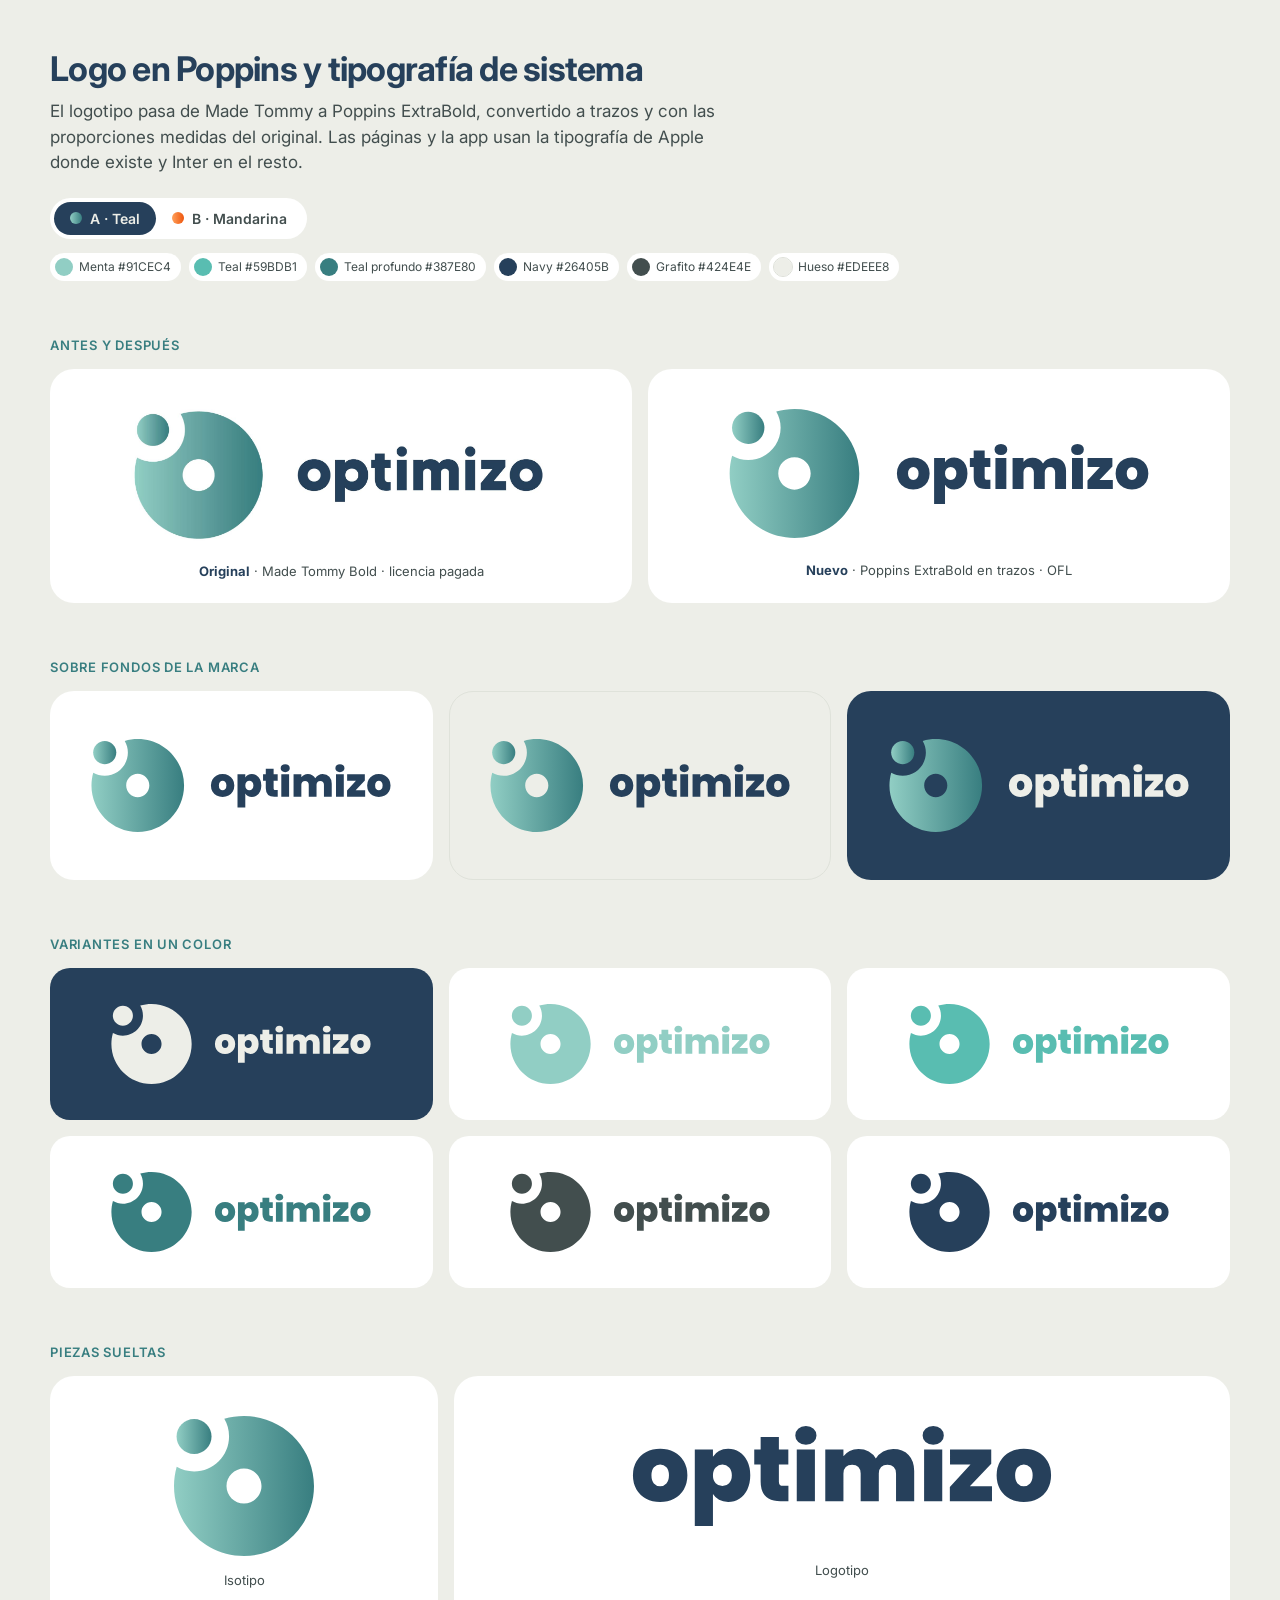
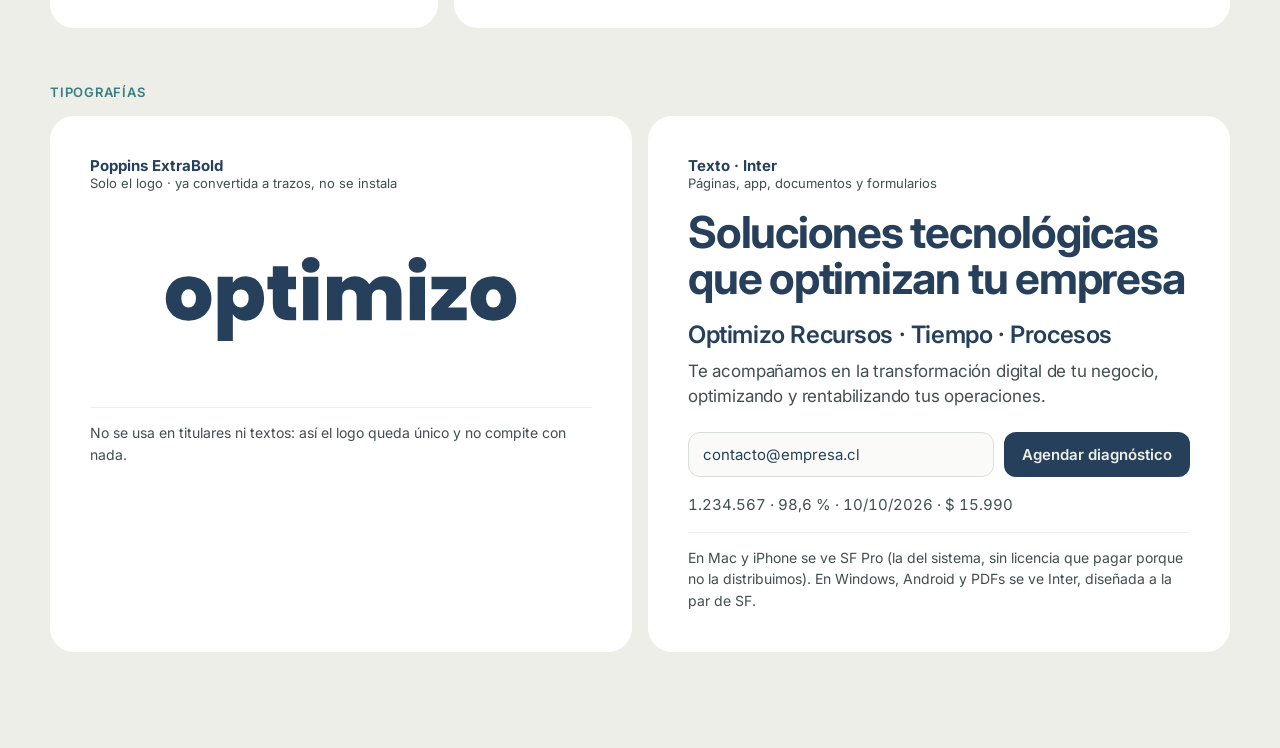
<file: marca/index.html>
<!doctype html>
<html lang="es">
<head>
<meta charset="utf-8">
<meta name="robots" content="noindex, nofollow">
<meta name="viewport" content="width=device-width, initial-scale=1">
<title>Optimizo — logo y tipografía</title>
<link rel="preconnect" href="https://fonts.googleapis.com">
<link rel="preconnect" href="https://fonts.gstatic.com" crossorigin>
<link href="https://fonts.googleapis.com/css2?family=Inter:opsz,wght@14..32,400..800&display=swap" rel="stylesheet">
<style>
  :root {
    --menta: #91CEC4; --teal: #59BDB1; --teal-prof: #387E80;
    --grafito: #424E4E; --navy: #26405B; --hueso: #EDEEE8;
    /* Texto de páginas y app: SF de Apple donde existe (Mac, iPhone), Inter en el resto. */
    --acento-texto: var(--teal-prof);
    --texto: -apple-system, BlinkMacSystemFont, "SF Pro Text", "SF Pro Display", "Inter", system-ui, sans-serif;
  }
  :root[data-paleta="naranjo"] { --acento-texto: #B8420A; }
  .paleta { display: inline-flex; background: #fff; border-radius: 999px; padding: 4px; margin-top: 22px; }
  .paleta button { border: 0; background: none; font: inherit; font-size: 14px; font-weight: 600; padding: 8px 16px; border-radius: 999px; cursor: pointer; color: var(--grafito); display: inline-flex; gap: 8px; align-items: center; }
  .paleta button i { width: 12px; height: 12px; border-radius: 50%; }
  .paleta button[aria-pressed="true"] { background: var(--navy); color: var(--hueso); }
  .muestras { display: flex; gap: 8px; margin-top: 14px; flex-wrap: wrap; }
  .muestras span { font-size: 12px; color: var(--grafito); display: inline-flex; align-items: center; gap: 6px; background: #fff; border-radius: 999px; padding: 5px 10px 5px 5px; }
  .muestras span i { width: 18px; height: 18px; border-radius: 50%; }
  * { box-sizing: border-box; margin: 0; }
  body { background: var(--hueso); color: var(--navy); font-family: var(--texto); font-optical-sizing: auto; padding: 48px 16px 96px; -webkit-font-smoothing: antialiased; }
  .wrap { max-width: 1180px; margin: 0 auto; display: grid; gap: 56px; }
  h1 { font-size: 34px; font-weight: 700; letter-spacing: -0.022em; }
  h2 { font-size: 13px; font-weight: 600; letter-spacing: 0.06em; text-transform: uppercase; color: var(--acento-texto); margin-bottom: 16px; }
  .lead { color: var(--grafito); font-size: 17px; line-height: 1.5; max-width: 62ch; margin-top: 10px; }
  .panel { background: #fff; border-radius: 24px; padding: 40px; }
  .duo { display: grid; grid-template-columns: 1fr 1fr; gap: 16px; }
  .duo figure { background: #fff; border-radius: 24px; padding: 40px 32px 24px; display: grid; gap: 22px; }
  .duo img { width: 100%; max-width: 420px; justify-self: center; }
  figcaption { font-size: 13px; color: var(--grafito); text-align: center; }
  figcaption b { color: var(--navy); }
  .fondos { display: grid; grid-template-columns: repeat(3, 1fr); gap: 16px; }
  .fondo { border-radius: 24px; padding: 48px 32px; display: grid; place-items: center; }
  .fondo img { width: 100%; max-width: 300px; }
  .monos { display: grid; grid-template-columns: repeat(3, 1fr); gap: 16px; }
  .mono { border-radius: 20px; padding: 36px 28px; display: grid; place-items: center; background: #fff; }
  .mono img { width: 100%; max-width: 260px; }
  .mono.osc { background: var(--navy); }
  .piezas { display: grid; grid-template-columns: 1fr 2fr; gap: 16px; }
  .piezas .panel { display: grid; place-items: center; gap: 16px; }
  .tipos { display: grid; grid-template-columns: 1fr 1fr; gap: 16px; }
  .tipo .nombre { font-size: 13px; color: var(--grafito); margin-bottom: 18px; }
  .tipo .nombre b { color: var(--navy); font-size: 15px; display: block; }
  .muestra-logo { display: flex; align-items: center; justify-content: center; min-height: 180px; }
  .muestra-logo img { width: 70%; }
  .t-h1 { font-size: 44px; font-weight: 700; letter-spacing: -0.028em; line-height: 1.05; }
  .t-h2 { font-size: 24px; font-weight: 600; letter-spacing: -0.017em; margin-top: 18px; }
  .t-p { font-size: 17px; line-height: 1.5; color: var(--grafito); margin-top: 10px; letter-spacing: -0.01em; }
  .ui { display: flex; gap: 10px; margin-top: 22px; flex-wrap: wrap; }
  .ui input { flex: 1; min-width: 180px; font: inherit; font-size: 15px; padding: 12px 14px; border-radius: 12px; border: 1px solid #D9DED9; background: #FAFBF8; color: var(--navy); }
  .ui button { font: inherit; font-size: 15px; font-weight: 600; padding: 12px 18px; border-radius: 12px; border: 0; background: var(--navy); color: var(--hueso); }
  .nums { font-variant-numeric: tabular-nums; font-size: 15px; color: var(--grafito); margin-top: 18px; }
  .regla { font-size: 14px; line-height: 1.55; color: var(--grafito); margin-top: 18px; border-top: 1px solid #EEF0EC; padding-top: 14px; }
  @media (max-width: 760px) {
    .duo, .fondos, .monos, .piezas, .tipos { grid-template-columns: 1fr; }
    .panel, .duo figure { padding: 28px 20px; }
    .t-h1 { font-size: 34px; }
  }
</style>
</head>
<body>
<div class="wrap">
  <header>
    <h1>Logo en Poppins y tipografía de sistema</h1>
    <p class="lead">El logotipo pasa de Made Tommy a Poppins ExtraBold, convertido a trazos y con las proporciones medidas del original. Las páginas y la app usan la tipografía de Apple donde existe y Inter en el resto.</p>
    <div class="paleta" role="group" aria-label="Paleta en prueba">
      <button data-p="teal" aria-pressed="true"><i style="background:linear-gradient(90deg,#91CEC4,#387E80)"></i>A · Teal</button>
      <button data-p="naranjo" aria-pressed="false"><i style="background:linear-gradient(90deg,#FFA05A,#EE560E)"></i>B · Mandarina</button>
    </div>
    <div class="muestras" id="muestras"></div>
  </header>

  <section>
    <h2>Antes y después</h2>
    <div class="duo">
      <figure><img src="ref/logo-original-made-tommy.jpeg" alt="Logo original en Made Tommy"><figcaption><b>Original</b> · Made Tommy Bold · licencia pagada</figcaption></figure>
      <figure><img src="logo/svg/optimizo-logo.svg" alt="Logo nuevo en Poppins"><figcaption><b>Nuevo</b> · Poppins ExtraBold en trazos · OFL</figcaption></figure>
    </div>
  </section>

  <section>
    <h2>Sobre fondos de la marca</h2>
    <div class="fondos">
      <div class="fondo" style="background:#fff"><img src="logo/svg/optimizo-logo.svg" alt="Logo sobre blanco"></div>
      <div class="fondo" style="background:var(--hueso);outline:1px solid #DFE2DA;outline-offset:-1px"><img src="logo/svg/optimizo-logo.svg" alt="Logo sobre hueso"></div>
      <div class="fondo" style="background:var(--navy)"><img src="logo/svg/optimizo-logo-sobre-oscuro.svg" alt="Logo sobre navy"></div>
    </div>
  </section>

  <section>
    <h2>Variantes en un color</h2>
    <div class="monos">
      <div class="mono osc"><img src="logo/svg/optimizo-logo-mono-hueso.svg" alt="Hueso"></div>
      <div class="mono"><img src="logo/svg/optimizo-logo-mono-menta.svg" alt="Menta"></div>
      <div class="mono"><img src="logo/svg/optimizo-logo-mono-teal.svg" alt="Teal"></div>
      <div class="mono"><img src="logo/svg/optimizo-logo-mono-teal-profundo.svg" alt="Teal profundo"></div>
      <div class="mono"><img src="logo/svg/optimizo-logo-mono-grafito.svg" alt="Grafito"></div>
      <div class="mono"><img src="logo/svg/optimizo-logo-mono-navy.svg" alt="Navy"></div>
    </div>
  </section>

  <section>
    <h2>Piezas sueltas</h2>
    <div class="piezas">
      <div class="panel"><img src="logo/svg/optimizo-isotipo.svg" alt="Isotipo" style="width:140px"><figcaption>Isotipo</figcaption></div>
      <div class="panel"><img src="logo/svg/optimizo-logotipo.svg" alt="Logotipo" style="width:min(100%,420px)"><figcaption>Logotipo</figcaption></div>
    </div>
  </section>

  <section>
    <h2>Tipografías</h2>
    <div class="tipos">
      <div class="panel tipo">
        <div class="nombre"><b>Poppins ExtraBold</b>Solo el logo · ya convertida a trazos, no se instala</div>
        <div class="muestra-logo"><img src="logo/svg/optimizo-logotipo.svg" alt="Logotipo"></div>
        <p class="regla">No se usa en titulares ni textos: así el logo queda único y no compite con nada.</p>
      </div>
      <div class="panel tipo">
        <div class="nombre"><b id="nombre-texto">Texto · SF Pro / Inter</b>Páginas, app, documentos y formularios</div>
        <div class="t-h1">Soluciones tecnológicas que optimizan tu empresa</div>
        <div class="t-h2">Optimizo Recursos · Tiempo · Procesos</div>
        <p class="t-p">Te acompañamos en la transformación digital de tu negocio, optimizando y rentabilizando tus operaciones.</p>
        <div class="ui"><input value="contacto@empresa.cl" aria-label="Correo"><button>Agendar diagnóstico</button></div>
        <div class="nums">1.234.567 · 98,6 % · 10/10/2026 · $ 15.990</div>
        <p class="regla">En Mac y iPhone se ve SF Pro (la del sistema, sin licencia que pagar porque no la distribuimos). En Windows, Android y PDFs se ve Inter, diseñada a la par de SF.</p>
      </div>
    </div>
  </section>
</div>
<script>
  const PALETAS = {
    teal:    { ruta: 'logo/svg/', acentos: [['Menta','#91CEC4','menta'],['Teal','#59BDB1','teal'],['Teal profundo','#387E80','teal-profundo']] },
    naranjo: { ruta: 'logo/svg/naranjo/', acentos: [['Durazno','#FFB98A','durazno'],['Mandarina','#FF6A13','mandarina'],['Brasa','#B8420A','brasa']] },
  };
  const NEUTROS = [['Navy','#26405B'],['Grafito','#424E4E'],['Hueso','#EDEEE8']];
  function aplicar(p) {
    const pal = PALETAS[p];
    document.documentElement.dataset.paleta = p;
    document.querySelectorAll('.paleta button').forEach(b => b.setAttribute('aria-pressed', b.dataset.p === p));
    document.querySelectorAll('img[src*="logo/svg/"]').forEach(img => {
      let archivo = img.getAttribute('src').split('/').pop();
      // los monos de acento cambian de nombre entre paletas (posición 1–3 de la grilla)
      const m = archivo.match(/^optimizo-logo-mono-(.+)\.svg$/);
      if (m) {
        const otra = PALETAS[p === 'teal' ? 'naranjo' : 'teal'];
        const i = otra.acentos.findIndex(a => a[2] === m[1]);
        if (i >= 0) archivo = `optimizo-logo-mono-${pal.acentos[i][2]}.svg`;
      }
      img.src = pal.ruta + archivo;
    });
    document.getElementById('muestras').innerHTML = [...pal.acentos, ...NEUTROS]
      .map(([n, c]) => `<span><i style="background:${c};${c === '#EDEEE8' ? 'outline:1px solid #DDE0D8' : ''}"></i>${n} ${c}</span>`).join('');
    try { localStorage.setItem('optimizo-paleta', p); } catch (e) {}
  }
  document.querySelector('.paleta').addEventListener('click', e => { const b = e.target.closest('button'); if (b) aplicar(b.dataset.p); });
  let inicial = 'teal'; try { inicial = localStorage.getItem('optimizo-paleta') || 'teal'; } catch (e) {}
  aplicar(new URLSearchParams(location.search).get('paleta') || inicial);

  // Dice qué tipografía está mostrando este equipo
  document.fonts.ready.then(() => {
    const apple = /Mac|iPhone|iPad/.test(navigator.platform || navigator.userAgent);
    document.getElementById('nombre-texto').textContent = 'Texto · ' + (apple ? 'SF Pro (sistema)' : 'Inter') ;
  });
</script>
</body>
</html>
</file>
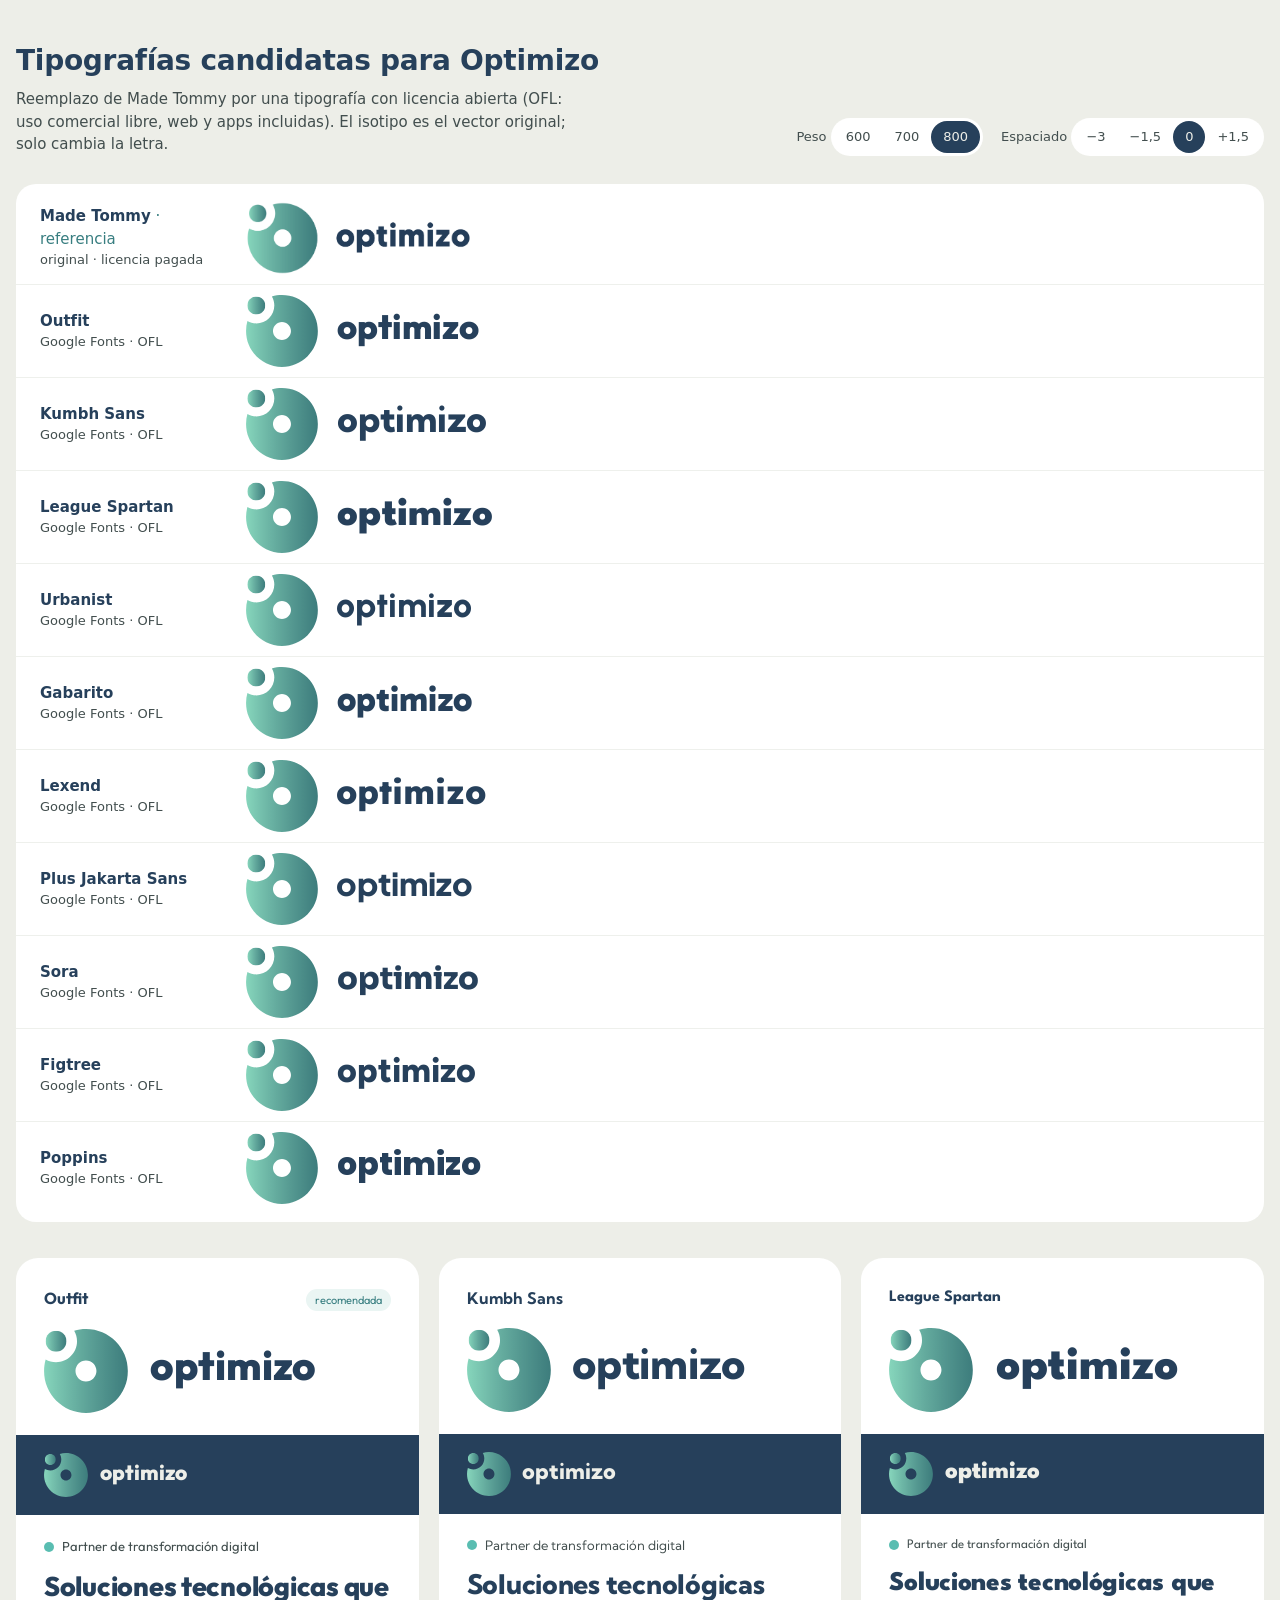
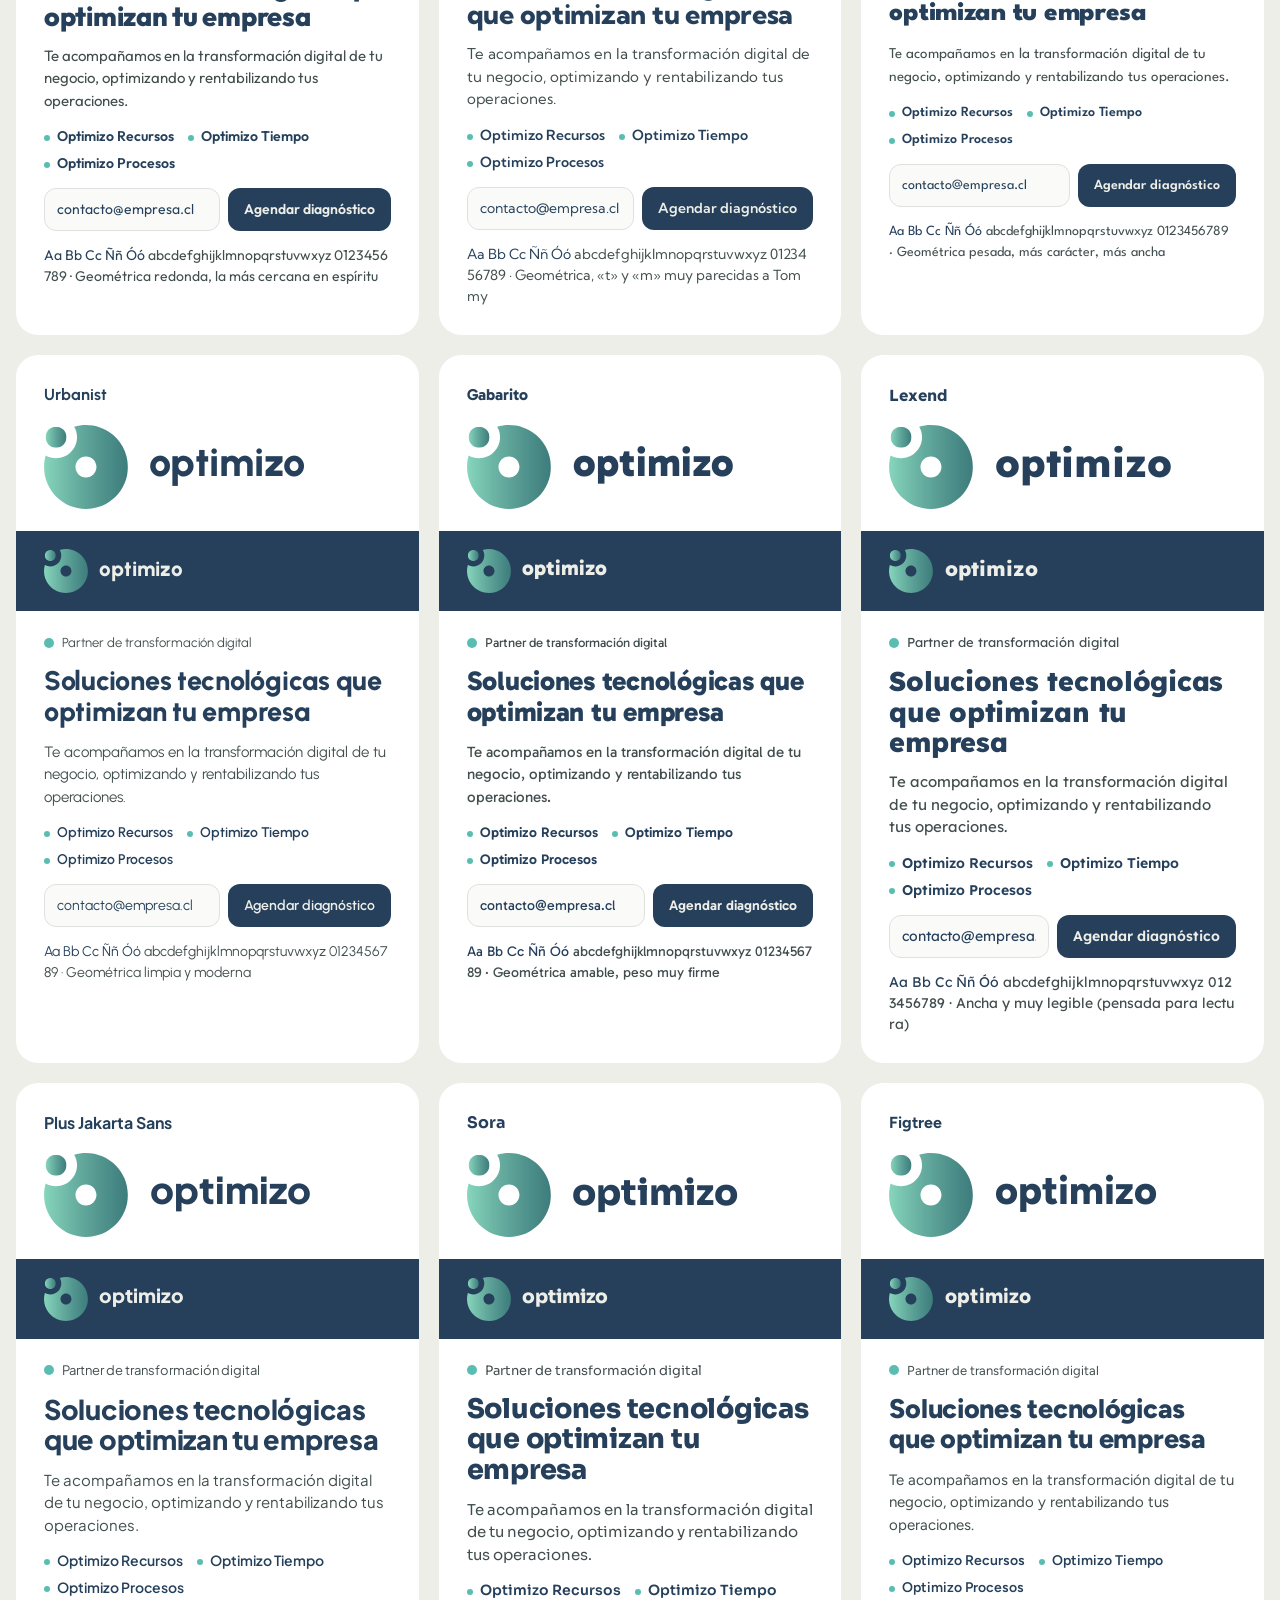
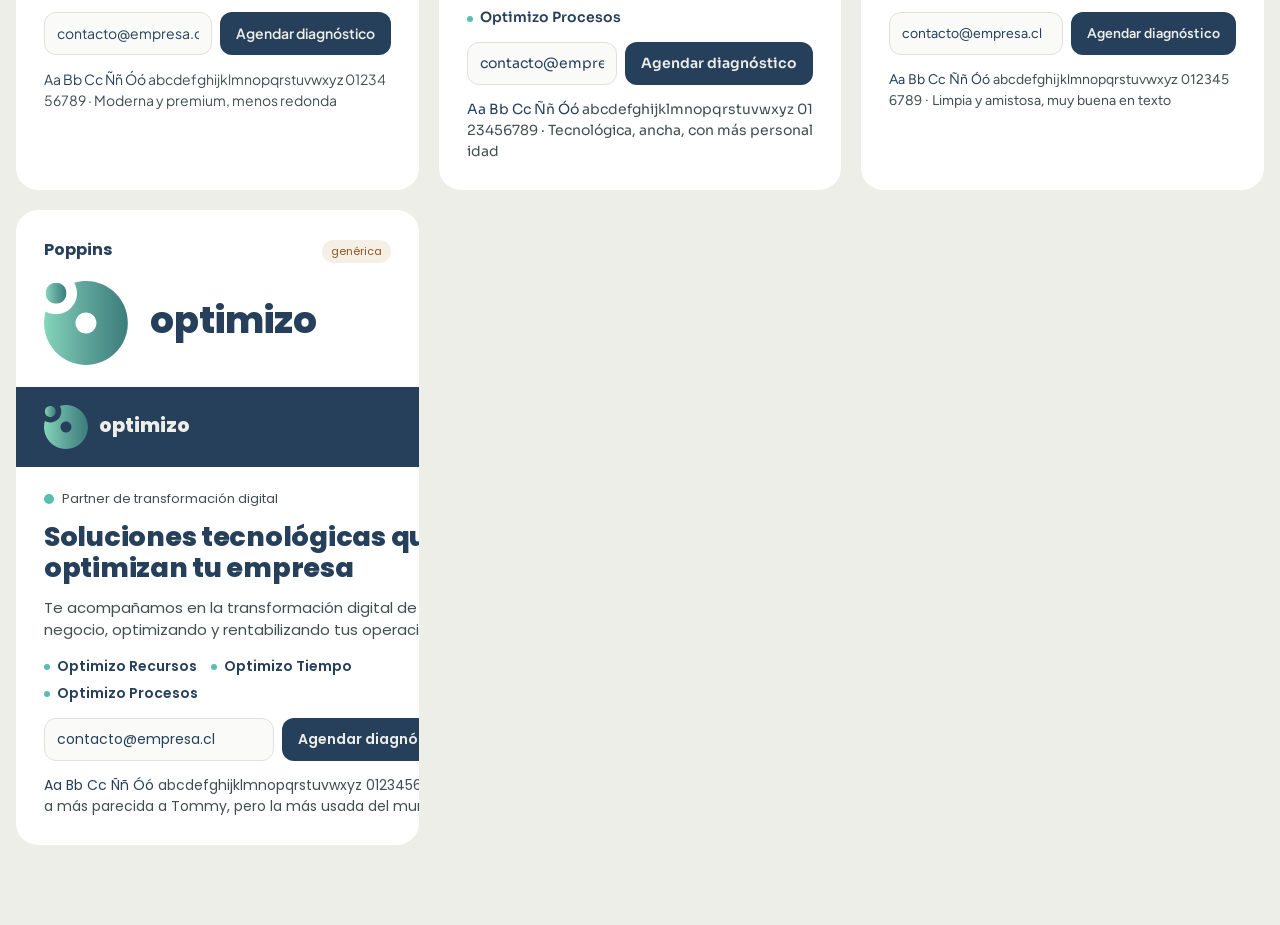
<file: exploraciones/tipografia/index.html>
<!doctype html>
<html lang="es">
<head>
<meta charset="utf-8">
<meta name="robots" content="noindex, nofollow">
<meta name="viewport" content="width=device-width, initial-scale=1">
<title>Optimizo — tipografías candidatas</title>
<link rel="preconnect" href="https://fonts.googleapis.com">
<link rel="preconnect" href="https://fonts.gstatic.com" crossorigin>
<link href="https://fonts.googleapis.com/css2?family=Outfit:wght@300;400;500;600;700;800&family=Urbanist:wght@300;400;500;600;700;800&family=Gabarito:wght@400;500;600;700;800&family=Kumbh+Sans:wght@300;400;500;600;700;800&family=League+Spartan:wght@300;400;500;600;700;800&family=Lexend:wght@300;400;500;600;700;800&family=Plus+Jakarta+Sans:wght@300;400;500;600;700;800&family=Sora:wght@300;400;500;600;700;800&family=Figtree:wght@300;400;500;600;700;800&family=Poppins:wght@300;400;500;600;700;800&display=swap" rel="stylesheet">
<style>
  :root {
    --menta: #91CEC4; --teal: #59BDB1; --teal-prof: #387E80;
    --grafito: #424E4E; --navy: #26405B; --hueso: #EDEEE8;
    --peso: 800; --track: 0em;
  }
  * { box-sizing: border-box; margin: 0; }
  body { background: var(--hueso); color: var(--navy); font: 15px/1.5 system-ui, sans-serif; padding: 40px 16px 80px; }
  .wrap { max-width: 1280px; margin: 0 auto; }
  header { display: flex; flex-wrap: wrap; justify-content: space-between; align-items: end; gap: 24px; margin-bottom: 28px; }
  h1 { font-size: 28px; letter-spacing: -0.01em; }
  header p { color: var(--grafito); max-width: 60ch; margin-top: 6px; }
  .ctrl { display: flex; gap: 18px; flex-wrap: wrap; align-items: center; font-size: 13px; color: var(--grafito); }
  .seg { display: inline-flex; background: #fff; border-radius: 999px; padding: 3px; }
  .seg button { border: 0; background: none; font: inherit; padding: 6px 12px; border-radius: 999px; cursor: pointer; color: var(--grafito); }
  .seg button[aria-pressed="true"] { background: var(--navy); color: var(--hueso); }

  /* Comparación rápida: todos los logos uno bajo otro */
  .tira { background: #fff; border-radius: 20px; padding: 8px 0; margin-bottom: 36px; }
  .fila { display: grid; grid-template-columns: 190px 1fr; align-items: center; gap: 16px; padding: 10px 24px; }
  .fila + .fila { border-top: 1px solid #EEF0EC; }
  .fila .nom { font-size: 13px; color: var(--grafito); }
  .fila .nom b { display: block; color: var(--navy); font-size: 15px; }
  .fila.ref .nom b::after { content: " · referencia"; font-weight: 400; color: var(--teal-prof); }
  .fila.ref img { height: 72px; }

  .lockup { display: flex; align-items: center; position: relative; }
  .lockup img.iso { display: block; flex: none; }
  .lockup .wm { white-space: nowrap; font-weight: var(--peso); letter-spacing: var(--track); line-height: 1; position: relative; }

  .grid { display: grid; grid-template-columns: repeat(auto-fill, minmax(380px, 1fr)); gap: 20px; }
  .card { background: #fff; border-radius: 22px; overflow: hidden; }
  .card .top { padding: 28px 28px 22px; }
  .card .dark { background: var(--navy); padding: 18px 28px; }
  .card .dark .wm { color: var(--hueso); }
  .card .body { padding: 22px 28px 28px; display: grid; gap: 14px; }
  .meta { display: flex; justify-content: space-between; align-items: baseline; font-size: 12px; color: var(--grafito); margin-bottom: 18px; }
  .meta b { font-size: 16px; color: var(--navy); }
  .tag { font-size: 11px; padding: 3px 9px; border-radius: 999px; background: #EAF5F3; color: var(--teal-prof); }
  .tag.warn { background: #F6EFE6; color: #8A5A22; }
  .eyebrow { display: flex; gap: 8px; align-items: center; font-size: 13px; color: var(--grafito); }
  .eyebrow i { width: 10px; height: 10px; border-radius: 50%; background: var(--teal); }
  .h { font-size: 27px; line-height: 1.12; font-weight: var(--peso); letter-spacing: -0.01em; }
  .p { font-size: 15px; line-height: 1.5; color: var(--grafito); font-weight: 400; }
  .pil { display: flex; flex-wrap: wrap; gap: 6px 14px; font-weight: 600; font-size: 14px; }
  .pil span::before { content: ""; display: inline-block; width: 6px; height: 6px; border-radius: 50%; background: var(--teal); margin-right: 7px; vertical-align: middle; }
  .form { display: flex; gap: 8px; }
  .form input { flex: 1; min-width: 0; font: inherit; font-size: 14px; border: 1.5px solid #DDE2DE; border-radius: 12px; padding: 10px 12px; color: var(--navy); background: #FAFBF8; }
  .form button { font: inherit; font-size: 14px; font-weight: 600; border: 0; border-radius: 12px; padding: 10px 16px; background: var(--navy); color: var(--hueso); }
  .abc { font-size: 14px; color: var(--grafito); word-break: break-all; }
  .abc .w { color: var(--navy); }
  @media (max-width: 640px) {
    .fila { grid-template-columns: 1fr; gap: 6px; padding: 14px 16px; }
    .grid { grid-template-columns: 1fr; }
  }
</style>
</head>
<body>
<div class="wrap">
  <header>
    <div>
      <h1>Tipografías candidatas para Optimizo</h1>
      <p>Reemplazo de Made Tommy por una tipografía con licencia abierta (OFL: uso comercial libre, web y apps incluidas). El isotipo es el vector original; solo cambia la letra.</p>
    </div>
    <div class="ctrl">
      <span>Peso <span class="seg" data-var="--peso"><button data-v="600">600</button><button data-v="700">700</button><button data-v="800" aria-pressed="true">800</button></span></span>
      <span>Espaciado <span class="seg" data-var="--track"><button data-v="-0.03em">−3</button><button data-v="-0.015em">−1,5</button><button data-v="0em" aria-pressed="true">0</button><button data-v="0.015em">+1,5</button></span></span>
    </div>
  </header>

  <section class="tira" id="tira"></section>
  <section class="grid" id="grid"></section>
</div>

<script>
const FUENTES = [
  { f: 'Outfit',            nota: 'Geométrica redonda, la más cercana en espíritu', tag: 'recomendada' },
  { f: 'Kumbh Sans',        nota: 'Geométrica, «t» y «m» muy parecidas a Tommy' },
  { f: 'League Spartan',    nota: 'Geométrica pesada, más carácter, más ancha' },
  { f: 'Urbanist',          nota: 'Geométrica limpia y moderna' },
  { f: 'Gabarito',          nota: 'Geométrica amable, peso muy firme' },
  { f: 'Lexend',            nota: 'Ancha y muy legible (pensada para lectura)' },
  { f: 'Plus Jakarta Sans', nota: 'Moderna y premium, menos redonda' },
  { f: 'Sora',              nota: 'Tecnológica, ancha, con más personalidad' },
  { f: 'Figtree',           nota: 'Limpia y amistosa, muy buena en texto' },
  { f: 'Poppins',           nota: 'La más parecida a Tommy, pero la más usada del mundo', tag: 'genérica', warn: true },
];
const ISO = 'ref/isotipo.svg';

// Arma un lockup donde la altura de «x» = 25 % del isotipo y queda centrada en él (como el logo original).
function lockup(fuente, H, color) {
  const el = document.createElement('div');
  el.className = 'lockup';
  el.innerHTML = `<img class="iso" src="${ISO}" alt="" style="height:${H}px"><span class="wm">optimizo</span>`;
  const wm = el.querySelector('.wm');
  wm.style.fontFamily = `'${fuente}'`;
  if (color) wm.style.color = color;
  el.dataset.f = fuente; el.dataset.h = H;
  return el;
}
function ajustar(el) {
  const f = el.dataset.f, H = +el.dataset.h;
  const peso = getComputedStyle(document.documentElement).getPropertyValue('--peso').trim();
  const c = document.createElement('canvas').getContext('2d');
  c.font = `${peso} 100px '${f}'`;
  const mo = c.measureText('o');
  const xh = (mo.actualBoundingBoxAscent + mo.actualBoundingBoxDescent) / 100; // alto de la «o» por px de fuente
  const size = (H * 0.255) / xh;   // medido en el logo original: «o» ≈ 25 % del isotipo (calibrado contra la captura)
  const wm = el.querySelector('.wm');
  wm.style.fontSize = size + 'px';
  // separación medida en el original (29 % del isotipo), descontando el margen interno de la «o»
  wm.style.marginLeft = (H * 0.27 + mo.actualBoundingBoxLeft / 100 * size) + 'px';
  // centra la x en el centro del isotipo: baseline queda a H/2 + xh/2
  const asc = c.measureText('x').fontBoundingBoxAscent / 100 * size;
  const desc = c.measureText('x').fontBoundingBoxDescent / 100 * size;
  const baselineEnCaja = asc;                       // con line-height 1 la caja mide asc+desc aprox.
  const alto = asc + desc;
  const deseado = H / 2 + (mo.actualBoundingBoxAscent / 100 * size) - (H * 0.255) / 2; // centro de la «o» = centro del isotipo
  const actual = (H - alto) / 2 + baselineEnCaja;   // baseline con align-items:center
  wm.style.top = (deseado - actual) + 'px';
}

const tira = document.getElementById('tira');
tira.innerHTML = `<div class="fila ref"><div class="nom"><b>Made Tommy</b>original · licencia pagada</div><img src="ref/logo-made-tommy-2.png" alt="Logo original"></div>`;
const grid = document.getElementById('grid');
const todos = [];

FUENTES.forEach(({ f, nota, tag, warn }) => {
  const fila = document.createElement('div');
  fila.className = 'fila';
  fila.innerHTML = `<div class="nom"><b>${f}</b>Google Fonts · OFL</div>`;
  const l1 = lockup(f, 72); fila.appendChild(l1); tira.appendChild(fila); todos.push(l1);

  const card = document.createElement('article');
  card.className = 'card';
  card.style.fontFamily = `'${f}'`;
  card.innerHTML = `
    <div class="top"><div class="meta"><b>${f}</b>${tag ? `<span class="tag${warn ? ' warn' : ''}">${tag}</span>` : ''}</div></div>
    <div class="dark"></div>
    <div class="body">
      <div class="eyebrow"><i></i>Partner de transformación digital</div>
      <div class="h">Soluciones tecnológicas que optimizan tu empresa</div>
      <div class="p">Te acompañamos en la transformación digital de tu negocio, optimizando y rentabilizando tus operaciones.</div>
      <div class="pil"><span>Optimizo Recursos</span><span>Optimizo Tiempo</span><span>Optimizo Procesos</span></div>
      <div class="form"><input value="contacto@empresa.cl" aria-label="Correo"><button>Agendar diagnóstico</button></div>
      <div class="abc"><span class="w">Aa Bb Cc Ññ Óó</span> abcdefghijklmnopqrstuvwxyz 0123456789 · ${nota}</div>
    </div>`;
  const l2 = lockup(f, 84); card.querySelector('.top').appendChild(l2); todos.push(l2);
  const l3 = lockup(f, 44); card.querySelector('.dark').appendChild(l3); todos.push(l3);
  grid.appendChild(card);
});

function ajustarTodo() { todos.forEach(ajustar); }
document.fonts.ready.then(() => Promise.all(FUENTES.flatMap(({ f }) => [600, 700, 800].map(w => document.fonts.load(`${w} 40px '${f}'`))))).then(ajustarTodo);

document.querySelectorAll('.seg').forEach(seg => seg.addEventListener('click', e => {
  const b = e.target.closest('button'); if (!b) return;
  seg.querySelectorAll('button').forEach(x => x.setAttribute('aria-pressed', x === b));
  document.documentElement.style.setProperty(seg.dataset.var, b.dataset.v);
  ajustarTodo();
}));
</script>
</body>
</html>
</file>
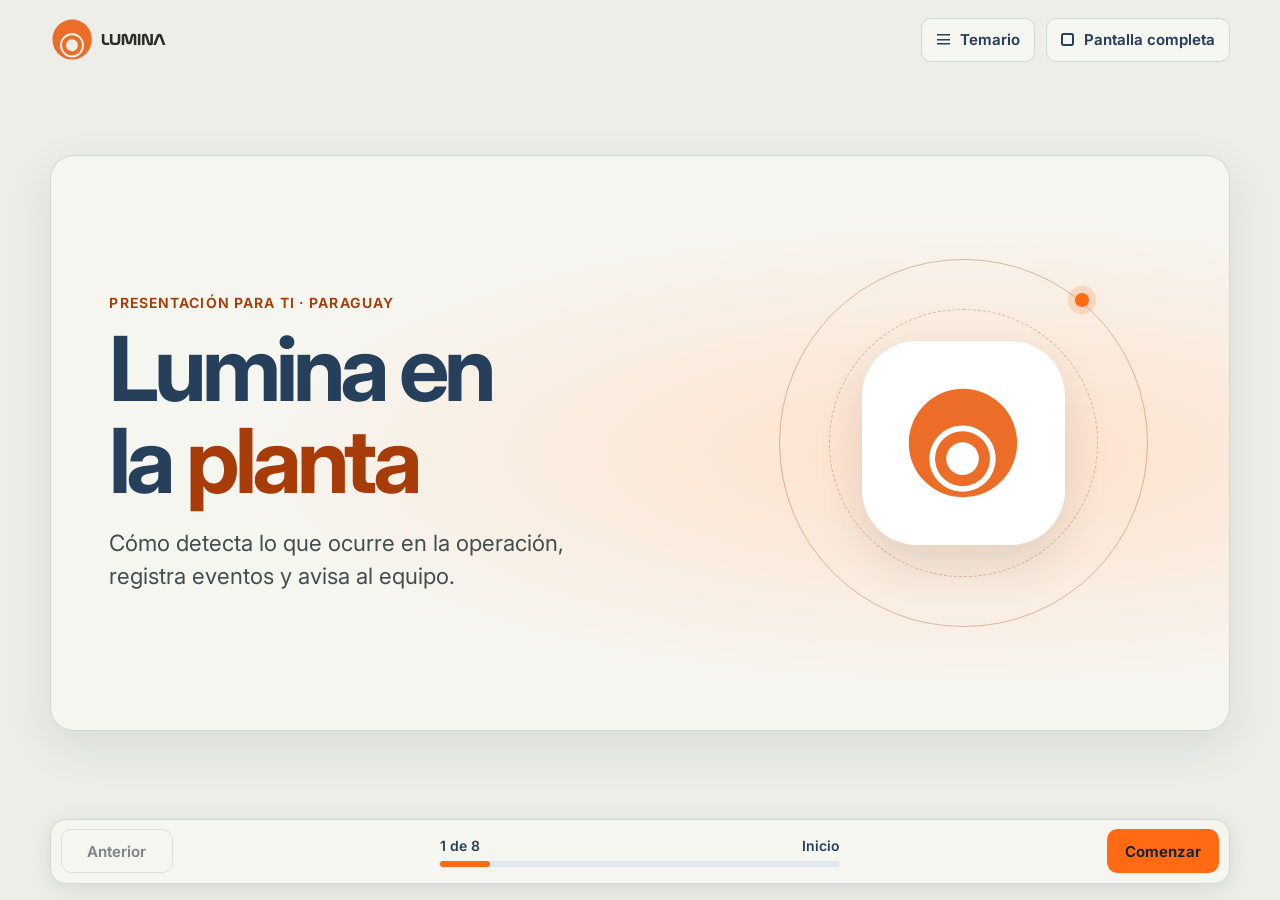
<file: lumina/ti-paraguay/index.html>
<!doctype html>
<html lang="es">
<head>
  <meta charset="utf-8">
  <meta name="viewport" content="width=device-width, initial-scale=1">
  <meta name="description" content="Cómo Lumina detecta, registra y avisa en planta. Demostración visual y presentación para equipos de TI en Paraguay.">
  <meta name="theme-color" content="#EDEEE8">
  <meta http-equiv="Content-Security-Policy" content="default-src 'none'; style-src 'self'; script-src 'self'; img-src 'self'; font-src 'self'; base-uri 'none'; form-action 'none'">
  <title>Lumina para equipos de TI · Paraguay</title>
  <link rel="canonical" href="https://optimizo-cl.github.io/lumina/ti-paraguay/">
  <link rel="icon" href="lumina-isotipo.svg" type="image/svg+xml">
  <link rel="stylesheet" href="estilos.css?v=mapa-red">
  <script src="presentacion.js?v=mapa-red" defer></script>
</head>
<body>
  <a class="saltar" href="#contenido">Saltar al contenido</a>
  <div class="presentacion">
    <header class="barra-superior">
      <a class="marca" href="#inicio" aria-label="Lumina, inicio de la presentación" data-destino="inicio">
        <img src="lumina-logo.svg" alt="Lumina" width="116" height="44">
      </a>
      <div class="acciones" data-acciones hidden>
        <button class="boton boton--discreto" type="button" data-temario aria-haspopup="dialog">
          <span class="icono-lista" aria-hidden="true"></span> Temario
        </button>
        <button class="boton boton--discreto boton--pantalla" type="button" data-pantalla aria-pressed="false" hidden>
          <span class="icono-pantalla" aria-hidden="true"></span><span data-pantalla-texto>Pantalla completa</span>
        </button>
      </div>
    </header>

    <main class="escenario" id="contenido">
      <section class="diapositiva portada" id="inicio" data-diapositiva data-titulo="Inicio" aria-labelledby="titulo">
        <div class="portada__texto entrada">
          <p class="rotulo">Presentación para TI <span aria-hidden="true">·</span> Paraguay</p>
          <h1 id="titulo" tabindex="-1">Lumina en la <strong>planta</strong></h1>
          <p class="bajada">Cómo detecta lo que ocurre en la operación, registra eventos y avisa al equipo.</p>
        </div>
        <div class="orbita entrada" aria-hidden="true">
          <span class="orbita__anillo"></span>
          <span class="orbita__anillo orbita__anillo--interior"></span>
          <span class="orbita__satellite"></span>
          <div class="orbita__centro"><img src="lumina-isotipo.svg" alt="" width="112" height="112"></div>
        </div>
      </section>

      <section class="diapositiva diapositiva--compacta" id="arquitectura" data-diapositiva data-titulo="Funcionamiento" aria-labelledby="titulo-arquitectura">
        <header class="encabezado entrada">
          <h2 id="titulo-arquitectura" tabindex="-1">De la cámara a una alerta</h2>
          <p>Lumina analiza el video en planta y responde según las reglas de cada operación.</p>
        </header>
        <div class="demostracion entrada" data-animacion>
          <div class="demostracion__cabecera">
            <p>Ejemplo <span aria-hidden="true">·</span> Montacargas en zona restringida</p>
            <button class="boton boton--discreto" type="button" data-repetir hidden>Repetir animación</button>
          </div>
          <ol class="flujo flujo--demostracion">
            <li class="demostracion__captura">
              <div class="demostracion__grafico demostracion__grafico--camara" aria-hidden="true">
                <span class="demostracion__zona"></span>
                <span class="demostracion__seguimiento"><span class="demostracion__vehiculo"><span class="demostracion__horquilla"></span></span></span>
              </div>
              <h3>Observa</h3>
              <p>Las cámaras entregan video a Lumina por la red local.</p>
            </li>
            <li class="demostracion__regla">
              <div class="demostracion__grafico" aria-hidden="true">
                <div class="demostracion__reglas">
                  <span>Montacargas</span>
                  <span>En zona restringida</span>
                </div>
              </div>
              <h3>Aplica reglas</h3>
              <p>Comprueba reglas por zona, como el paso de montacargas o el uso de equipo de protección personal.</p>
            </li>
            <li>
              <div class="demostracion__grafico" aria-hidden="true">
                <div class="demostracion__evento">
                  <span class="demostracion__evidencia"></span>
                  <div><span>Evento registrado</span><strong>Ingreso a zona restringida</strong></div>
                </div>
              </div>
              <h3>Registra y avisa</h3>
              <p>El panel muestra el evento y su evidencia si está habilitada. Según la regla, Lumina envía un aviso o activa un semáforo.</p>
            </li>
          </ol>
        </div>
        <p class="nota entrada"><strong>Móvil y chat.</strong> Revisa alertas y destinos en el móvil y consulta eventos en el chat, según tus permisos.</p>
      </section>

      <section class="diapositiva" id="operacion" data-diapositiva data-titulo="Continuidad" aria-labelledby="titulo-operacion">
        <header class="encabezado entrada">
          <p class="rotulo">Continuidad</p>
          <h2 id="titulo-operacion" tabindex="-1">Cómo opera Lumina si se corta Internet</h2>
          <p>Compare ambos escenarios. La operación local depende de la energía, las cámaras y la red del sitio.</p>
        </header>
        <div class="simulacion entrada" data-simulacion>
          <div class="selector" role="group" aria-label="Escenario de conectividad" data-selector hidden>
            <button type="button" data-estado="disponible" aria-controls="internet-disponible" aria-pressed="true">Internet disponible</button>
            <button type="button" data-estado="interrumpida" aria-controls="internet-interrumpida" aria-pressed="false">Internet interrumpido</button>
          </div>
          <p class="solo-lectura" data-estado-vivo role="status"></p>
          <div class="resultado dos-columnas" id="internet-disponible" data-resultado="disponible">
            <article class="tarjeta"><p class="rotulo">Operación local</p><h3>Análisis y señalización</h3><p>Funcionan en planta según las reglas habilitadas.</p></article>
            <article class="tarjeta"><p class="rotulo">Conectados</p><h3>Móvil, avisos y asistencia</h3><p>Disponibles según las funciones autorizadas.</p></article>
          </div>
          <div class="resultado dos-columnas" id="internet-interrumpida" data-resultado="interrumpida">
            <article class="tarjeta"><p class="rotulo">Operación local</p><h3>Análisis y señalización</h3><p>Pueden continuar si la energía y la red local siguen disponibles.</p></article>
            <article class="tarjeta tarjeta--pausa"><p class="rotulo">Pausados</p><h3>Móvil, avisos y asistencia</h3><p>Las funciones externas quedan indisponibles hasta recuperar la conectividad.</p></article>
          </div>
        </div>
      </section>

      <section class="diapositiva diapositiva--compacta" id="red" data-diapositiva data-titulo="Red" aria-labelledby="titulo-red">
        <header class="encabezado entrada">
          <h2 id="titulo-red" tabindex="-1">Qué queda en planta y qué sale</h2>
          <p>El video en vivo queda en la planta. Los servicios externos se habilitan por separado.</p>
        </header>
        <div class="mapa-red entrada" data-animacion>
          <div class="mapa-red__zonas">
            <section class="mapa-red__planta" aria-labelledby="mapa-planta">
              <h3 id="mapa-planta">Red de la planta</h3>
              <div class="mapa-red__equipos">
                <div class="mapa-red__nodo">
                  <strong>Cámaras IP</strong><span>Envían video a Lumina</span>
                </div>
                <span class="mapa-red__flecha mapa-red__flecha--video" aria-hidden="true">→</span>
                <div class="mapa-red__nodo">
                  <strong>Semáforo o baliza</strong><span>Recibe la orden de Lumina</span>
                </div>
                <span class="mapa-red__flecha mapa-red__flecha--respuesta" aria-hidden="true">←</span>
                <div class="mapa-red__nodo">
                  <strong>PC de la planta</strong><span>Abre el panel por HTTPS</span>
                </div>
                <span class="mapa-red__flecha mapa-red__flecha--respuesta" aria-hidden="true">↔</span>
                <div class="mapa-red__equipo">
                  <h4>Equipo Lumina</h4>
                  <p>Analiza el video, aplica reglas y guarda eventos y evidencias.</p>
                  <p class="mapa-red__continuidad">Opera sin Internet con energía, cámaras y red local.</p>
                </div>
              </div>
            </section>
            <div class="mapa-red__limite">
              <strong>Cortafuegos</strong>
              <span class="mapa-red__salida" aria-hidden="true"></span>
              <p><b>El equipo inicia la conexión.</b> Sin puertos de entrada desde Internet.</p>
            </div>
            <section class="mapa-red__internet" aria-labelledby="mapa-internet">
              <h3 id="mapa-internet">Servicios por Internet</h3>
              <dl class="mapa-red__servicios">
                <div><dt>Asistencia remota</dt><dd>Sesión autorizada</dd></div>
                <div><dt>App de Lumina</dt><dd>Punto de encuentro con el teléfono</dd></div>
                <div><dt>Copia en la nube</dt><dd>Eventos sin fotos y configuración</dd></div>
                <div><dt>Avisos al teléfono</dt><dd>Notificaciones cifradas</dd></div>
                <div><dt>Correo y mensajería</dt><dd>Avisos y reportes</dd></div>
                <div><dt>Asistente de IA</dt><dd>Consultas según permisos</dd></div>
              </dl>
            </section>
          </div>
          <div class="mapa-red__versiones">
            <strong>PC de la planta</strong><span class="mapa-red__salida mapa-red__salida--versiones" aria-hidden="true"></span>
            <p><strong>Descarga de versiones</strong><span>El PC solicita instaladores firmados por HTTPS.</span></p>
          </div>
          <div class="mapa-red__controles">
            <details>
              <summary>Requisitos de red para TI</summary>
              <dl class="matriz">
                <div><dt>Panel</dt><dd>HTTPS para subredes autorizadas por <code>TCP 5443</code>.</dd></div>
                <div><dt>Red local</dt><dd>Segmento dedicado y conexión por cable. TI valida protocolos, direcciones, DNS y hora.</dd></div>
                <div><dt>Salidas autorizadas</dt><dd>Asistencia por <code>UDP 51820</code> con alternativa <code>HTTPS 443</code>. App, nube, avisos al teléfono, asistente y descargas por HTTPS. Correo y mensajería según los canales acordados con TI.</dd></div>
              </dl>
            </details>
            <button class="boton boton--discreto" type="button" data-repetir hidden>Repetir flujo</button>
          </div>
        </div>
      </section>

      <section class="diapositiva" id="datos" data-diapositiva data-titulo="Datos y privacidad" aria-labelledby="titulo-datos">
        <header class="encabezado entrada">
          <p class="rotulo">Datos y privacidad</p>
          <h2 id="titulo-datos" tabindex="-1">Qué datos quedan en planta</h2>
          <p>El video en vivo permanece en la red local durante la operación habitual. Lumina detecta condiciones operativas sin identificar biométricamente a personas.</p>
        </header>
        <div class="dos-columnas entrada">
          <article class="tarjeta">
            <p class="rotulo">En planta</p>
            <h3>Video, eventos y evidencias</h3>
            <p>Los eventos registran la regla y el momento. Pueden incluir una imagen según la configuración. Los roles determinan quién puede consultarla.</p>
          </article>
          <article class="tarjeta">
            <p class="rotulo">Según alcance</p>
            <h3>Avisos, móvil y asistente</h3>
            <p>TI aprueba las funciones externas, los datos permitidos y sus destinos antes de activarlas. Se acuerdan acceso, conservación y tratamiento.</p>
          </article>
        </div>
        <p class="nota entrada">Para Paraguay, se acuerdan el aviso a trabajadores, la atención de solicitudes y las transferencias con revisión jurídica local.</p>
      </section>

      <section class="diapositiva" id="seguridad" data-diapositiva data-titulo="Seguridad" aria-labelledby="titulo-seguridad">
        <header class="encabezado entrada">
          <p class="rotulo">Seguridad</p>
          <h2 id="titulo-seguridad" tabindex="-1">Acceso controlado y trazabilidad</h2>
        </header>
        <div class="tres-columnas entrada">
          <article class="tarjeta"><h3>Cuentas y roles</h3><p>Accesos individuales para administración, supervisión y consulta. Los requisitos de MFA y directorio corporativo se evalúan en la revisión técnica.</p></article>
          <article class="tarjeta"><h3>Transporte y actualizaciones</h3><p>Panel por HTTPS. Verificación de la firma del paquete del equipo y mecanismo de reversión.</p></article>
          <article class="tarjeta"><h3>Auditoría</h3><p>Desde 1.4.2, el administrador puede exportar registros que incluyen cierres de sesión y accesos a video o evidencias.</p></article>
        </div>
        <p class="nota entrada">Lumina 1.4.2 está disponible. Los controles del equipo se instalan y verifican durante la puesta en marcha.</p>
      </section>

      <section class="diapositiva" id="puesta-en-marcha" data-diapositiva data-titulo="Soporte y puesta en marcha" aria-labelledby="titulo-puesta">
        <header class="encabezado entrada">
          <p class="rotulo">Soporte y puesta en marcha</p>
          <h2 id="titulo-puesta" tabindex="-1">De la revisión técnica a la aceptación</h2>
          <p>TI y Operaciones definen en conjunto el alcance, los responsables y las pruebas de entrega.</p>
        </header>
        <ol class="flujo flujo--etapas entrada">
          <li><p class="rotulo">Diseño</p><h3>Acordar</h3><p>Segmentación, flujos permitidos, roles y conservación.</p></li>
          <li><p class="rotulo">Piloto</p><h3>Probar</h3><p>Video con la luz del sitio, detección, señales, avisos y comportamiento ante pérdida de red o energía.</p></li>
          <li><p class="rotulo">Entrega</p><h3>Registrar</h3><p>Resultados, respaldo y recuperación, contactos y plazos de aviso ante incidentes.</p></li>
        </ol>
        <p class="nota entrada">Con el componente de asistencia instalado y validado, el administrador autoriza y cierra la ventana técnica y consulta el historial disponible.</p>
      </section>

      <section class="diapositiva cierre" id="documentacion" data-diapositiva data-titulo="Documentación" aria-labelledby="titulo-documentacion">
        <header class="encabezado entrada">
          <p class="rotulo">Revisión técnica</p>
          <h2 id="titulo-documentacion" tabindex="-1">Qué acordamos con TI</h2>
          <p>Revise la documentación aplicable al proyecto con su contacto de Lumina.</p>
        </header>
        <div class="dos-columnas entrada">
          <div>
            <h3>Documentación del proyecto</h3>
            <ul class="lista">
              <li>Ficha técnica y matriz de red.</li>
              <li>Procedimiento y acta de asistencia.</li>
              <li>Política de seguridad y respuesta a incidentes.</li>
              <li>Encargo de tratamiento y aviso a trabajadores.</li>
            </ul>
          </div>
          <div>
            <h3>Decisiones antes de operar</h3>
            <ul class="lista">
              <li>Definir alcance, responsables y conservación.</li>
              <li>Acordar la ventana de piloto y aceptación.</li>
              <li>Revisar las evidencias y el resumen de auditorías.</li>
            </ul>
          </div>
        </div>
        <p class="nota entrada">Lumina complementa las medidas y los procedimientos de seguridad de la planta.</p>
      </section>
    </main>

    <footer class="controles" aria-label="Navegación de la presentación" data-controles hidden>
      <button class="boton boton--discreto anterior" type="button" data-anterior>
        <span>Anterior</span>
      </button>
      <div class="progreso">
        <div class="progreso__texto"><p data-contador aria-live="polite" aria-atomic="true"></p><span data-tema></span></div>
        <progress value="1" max="8" aria-label="Progreso de la presentación" data-progreso></progress>
      </div>
      <button class="boton boton--naranja siguiente" type="button" data-siguiente>
        <span data-etiqueta-siguiente>Siguiente</span>
      </button>
    </footer>
  </div>

  <dialog class="dialogo" aria-labelledby="titulo-temario" data-dialogo>
    <div class="dialogo__cabecera">
      <h2 id="titulo-temario">Temario</h2>
      <button type="button" class="boton boton--discreto" data-cerrar aria-label="Cerrar temario">Cerrar</button>
    </div>
    <ol>
      <li><a href="#inicio" data-destino="inicio">Inicio</a></li>
      <li><a href="#arquitectura" data-destino="arquitectura">Funcionamiento</a></li>
      <li><a href="#operacion" data-destino="operacion">Continuidad</a></li>
      <li><a href="#red" data-destino="red">Red</a></li>
      <li><a href="#datos" data-destino="datos">Datos y privacidad</a></li>
      <li><a href="#seguridad" data-destino="seguridad">Seguridad</a></li>
      <li><a href="#puesta-en-marcha" data-destino="puesta-en-marcha">Soporte y puesta en marcha</a></li>
      <li><a href="#documentacion" data-destino="documentacion">Documentación</a></li>
    </ol>
  </dialog>
</body>
</html>
</file>
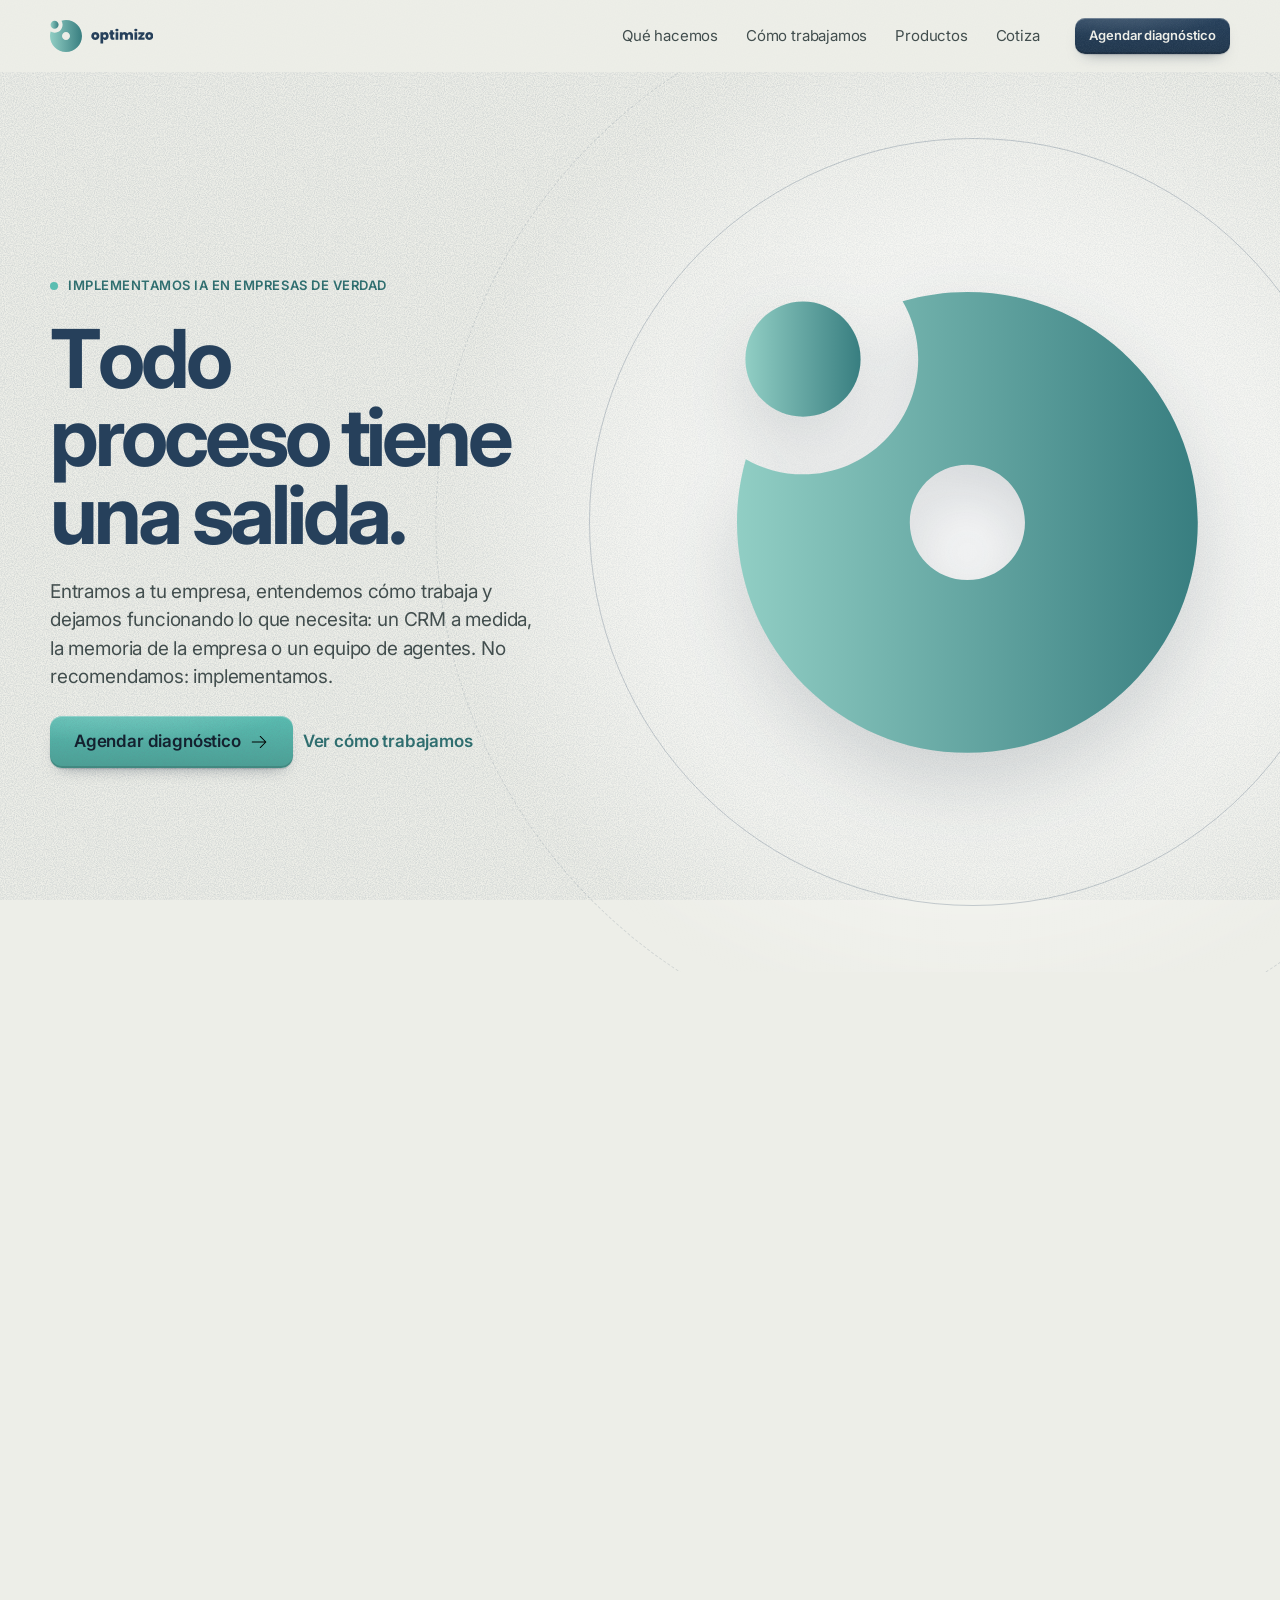
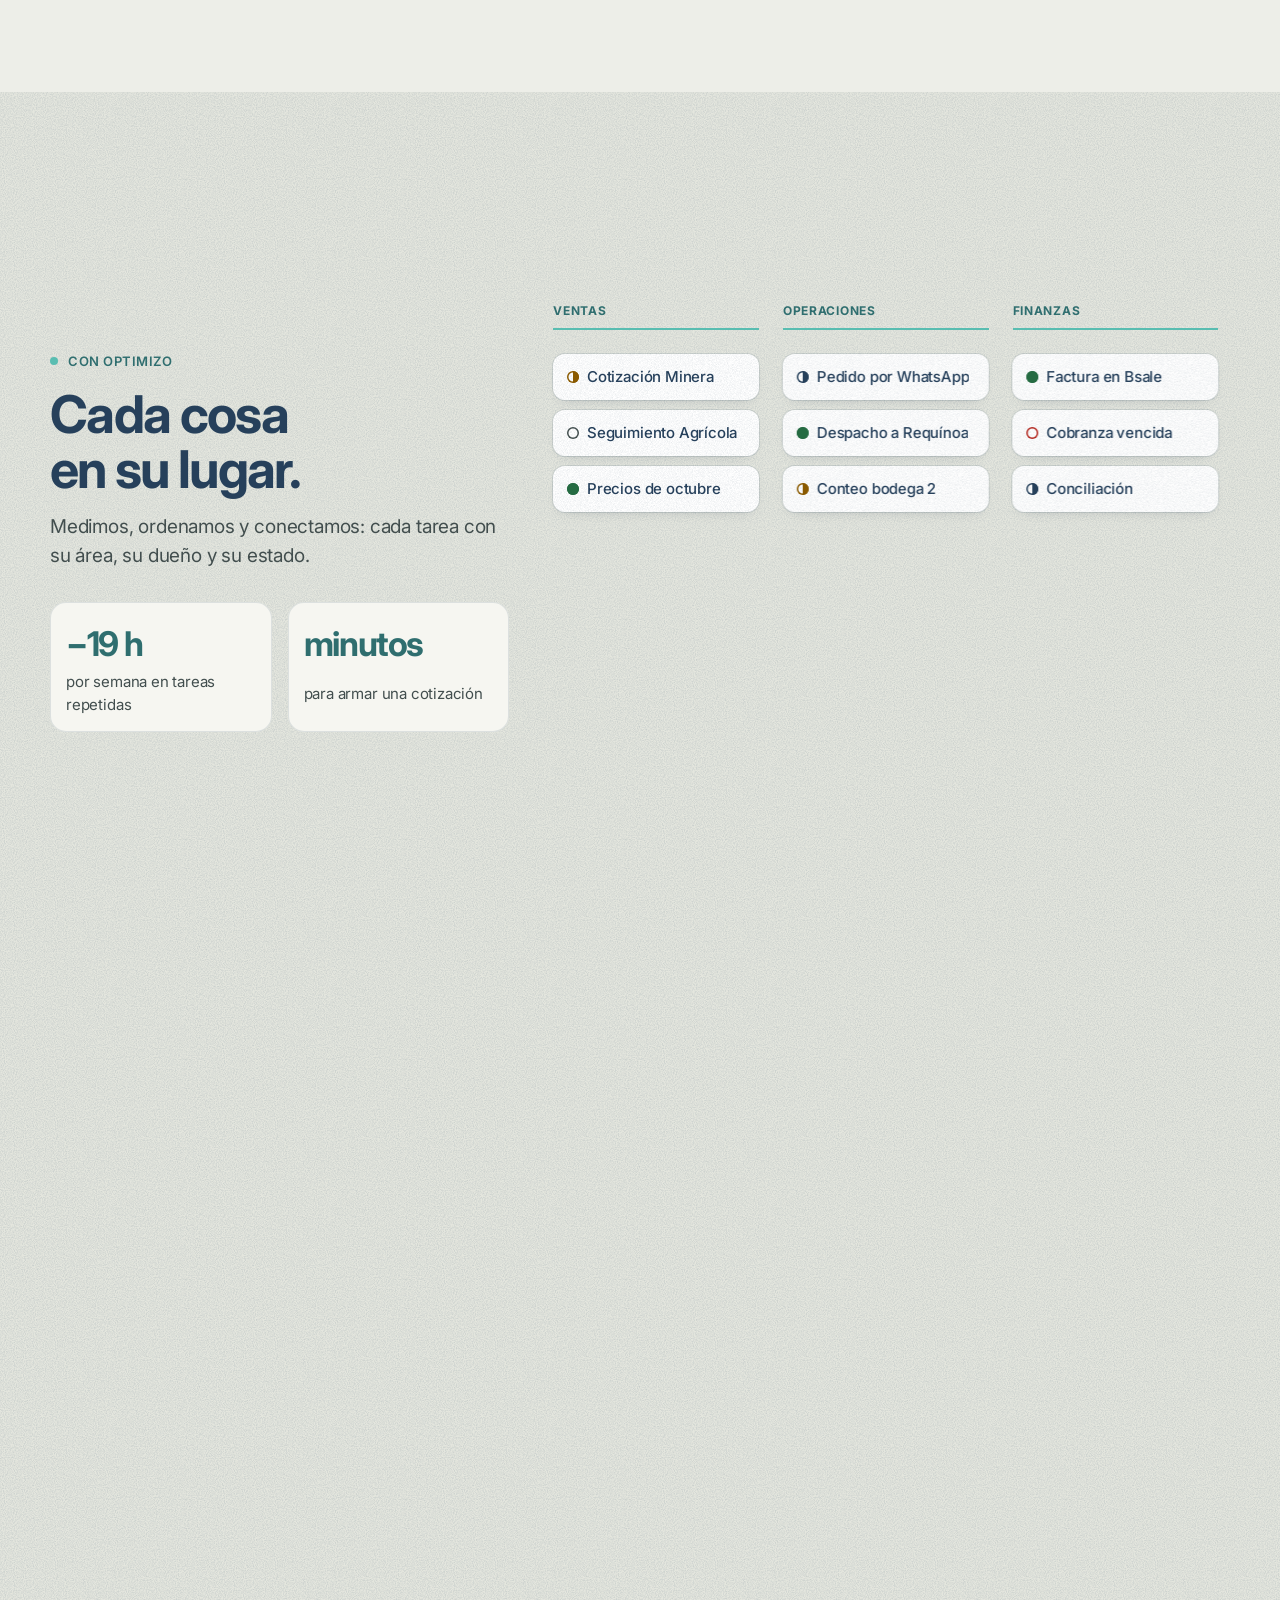
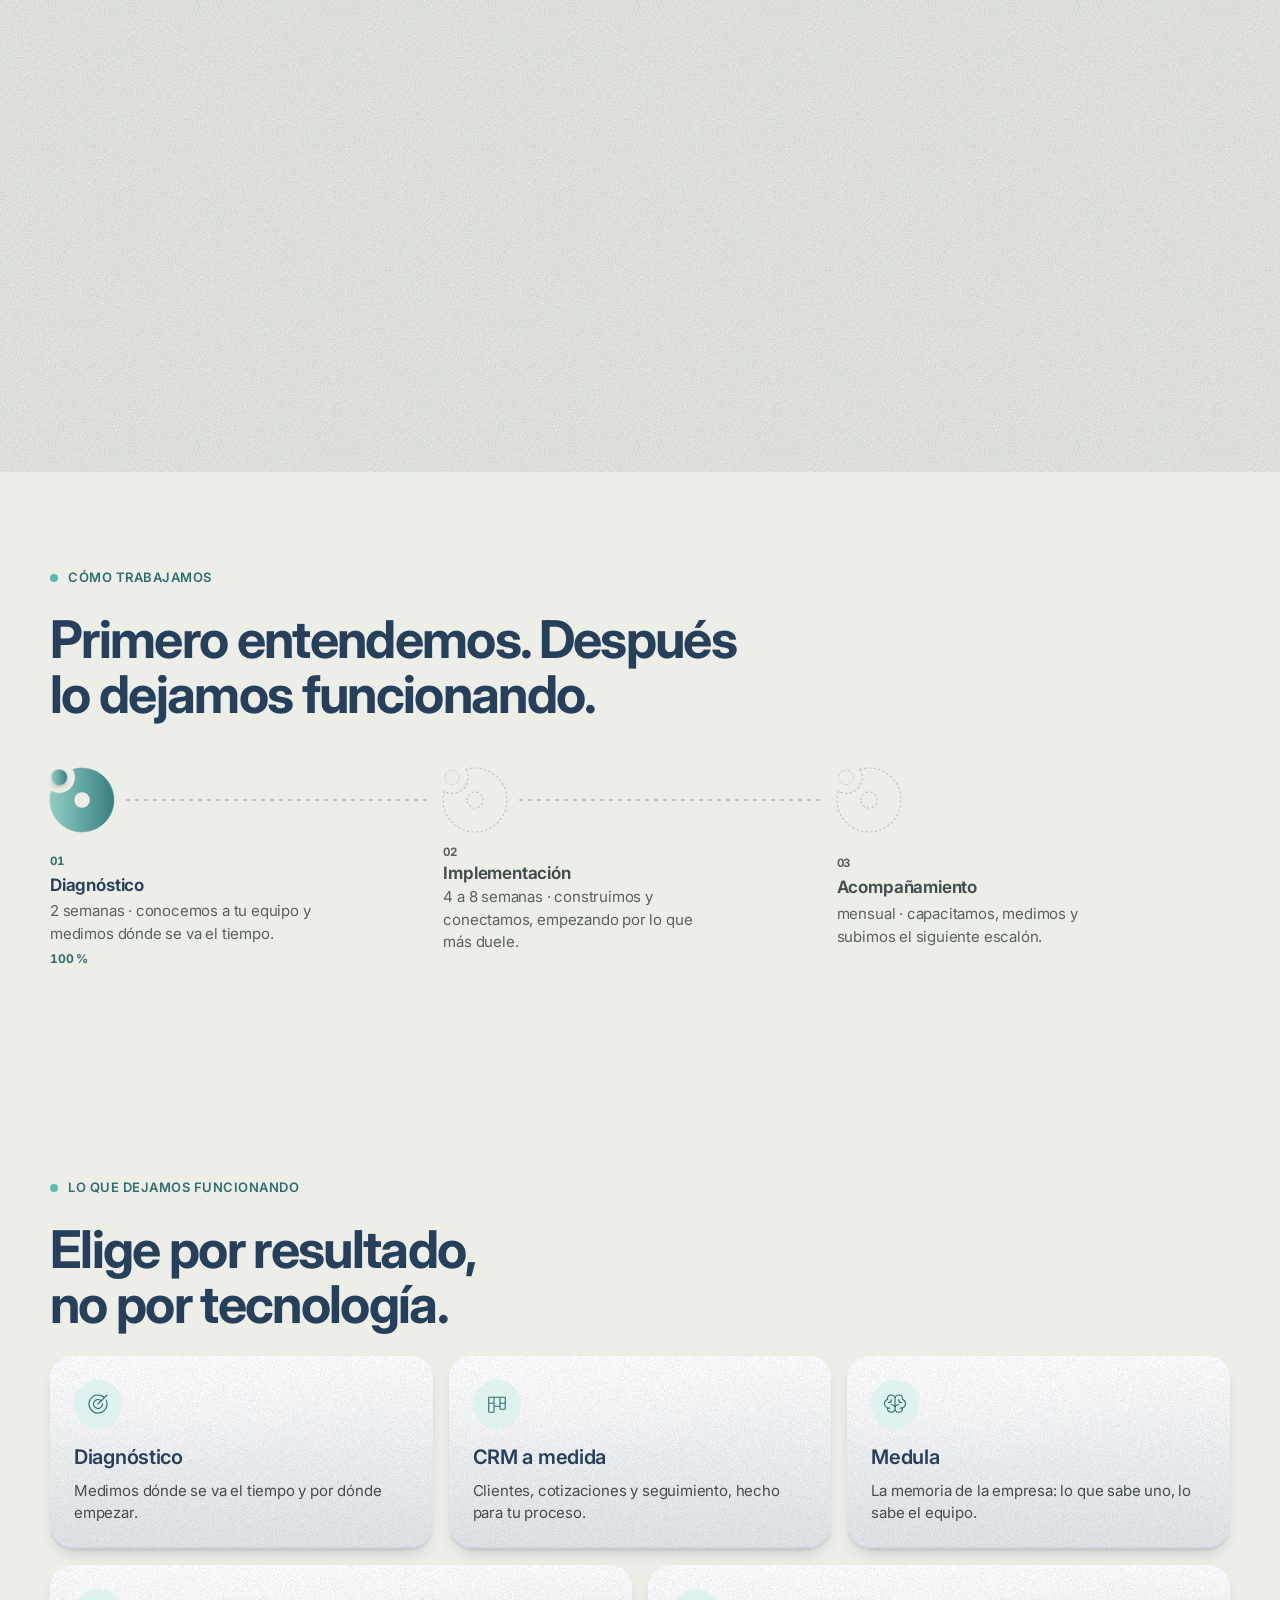
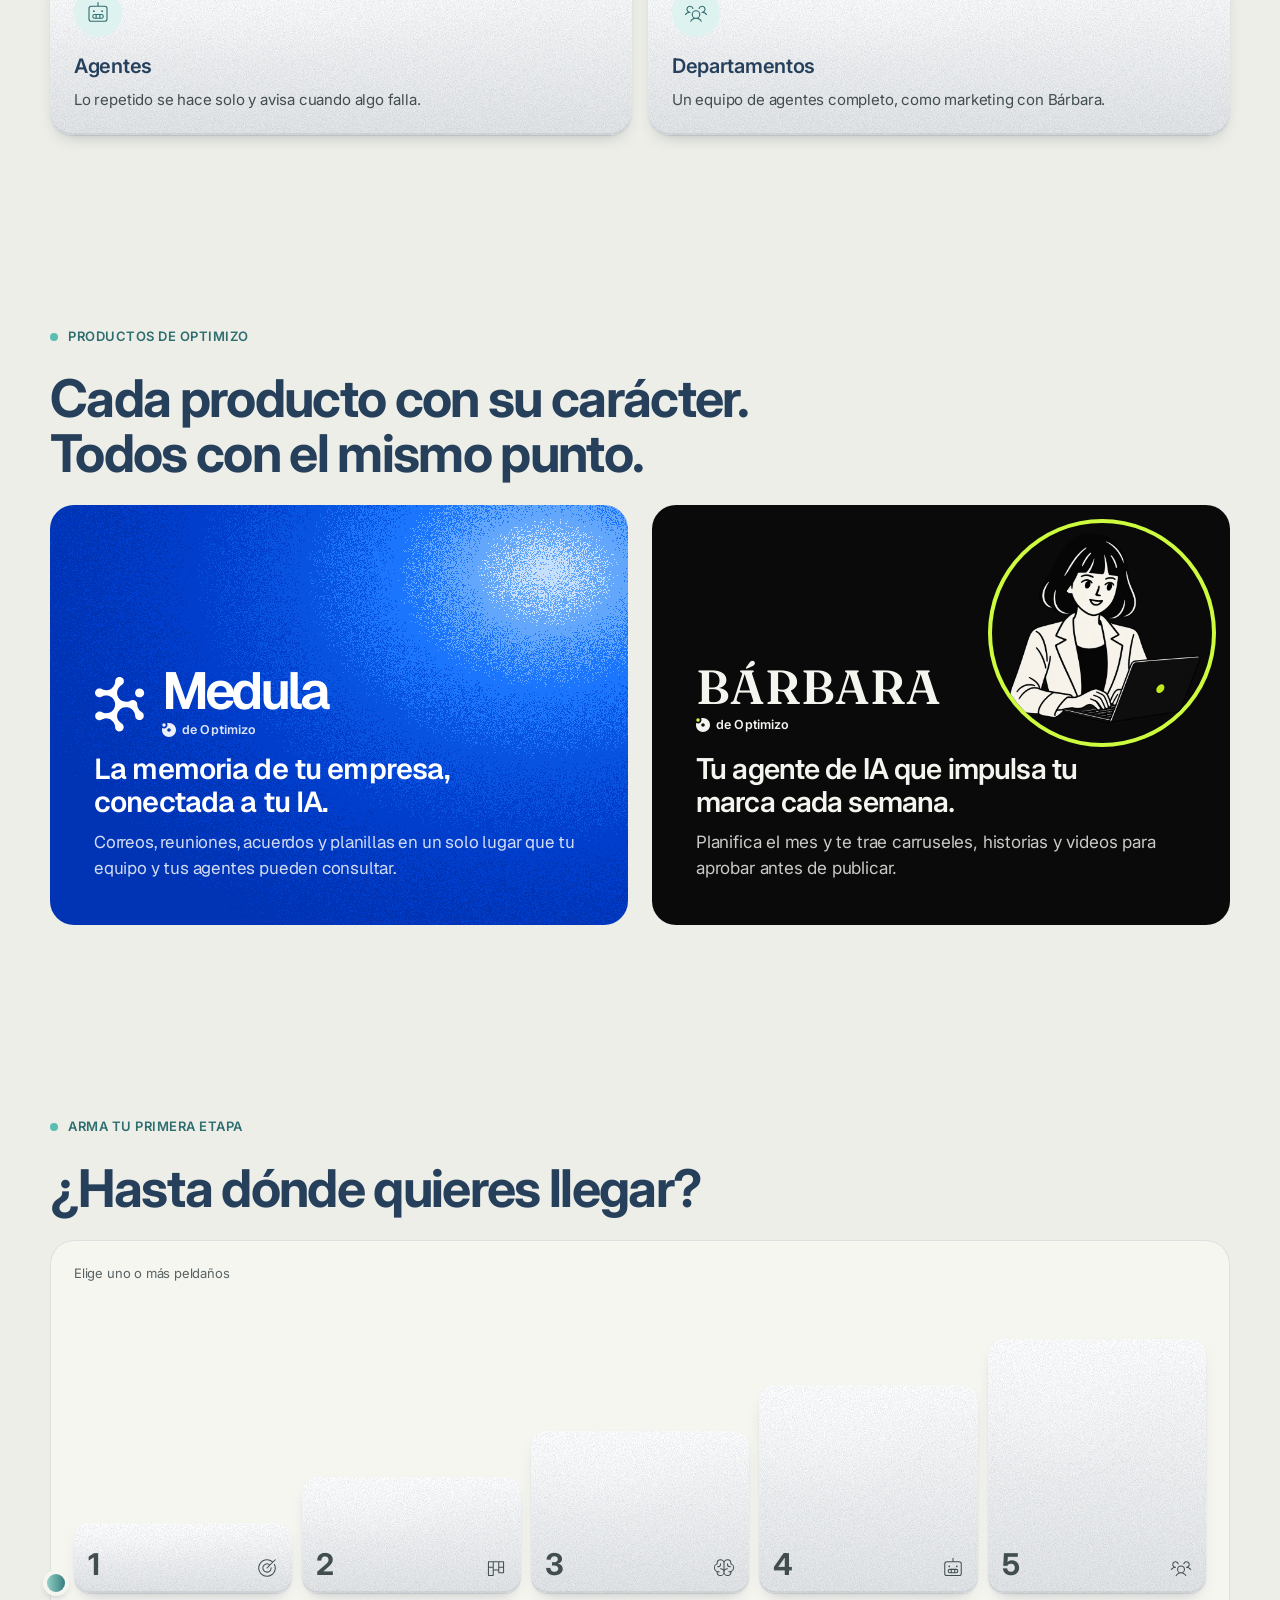
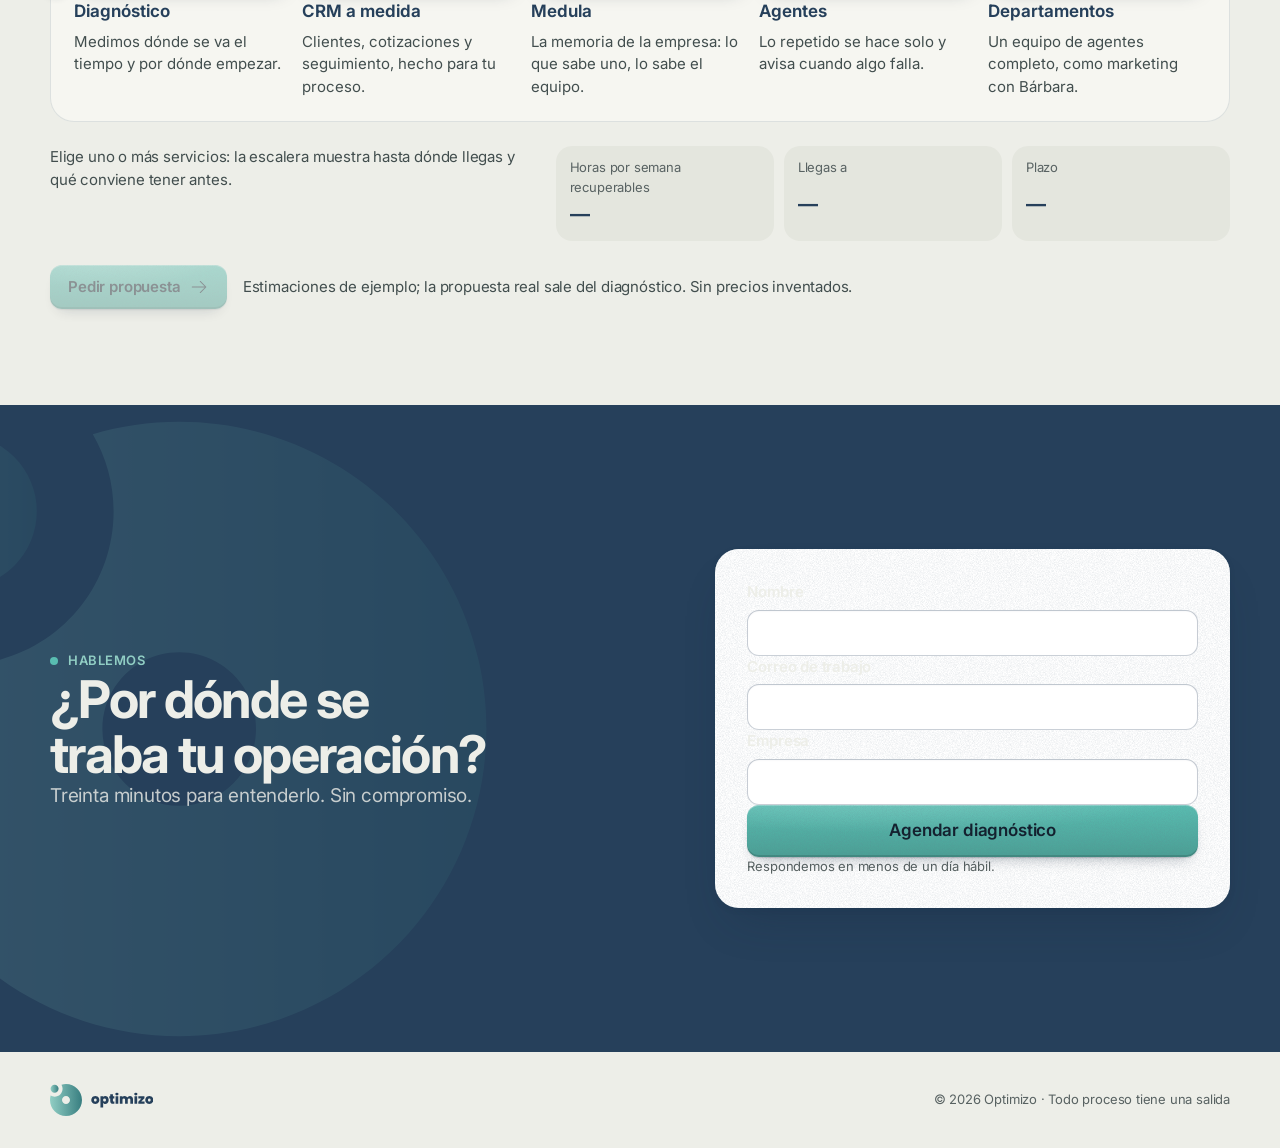
<file: guion/web/landing.html>
<!doctype html>
<html lang="es" data-paleta="teal" data-tema="claro">
<head>
<meta charset="utf-8">
<meta name="robots" content="noindex, nofollow">
<meta name="viewport" content="width=device-width, initial-scale=1">
<title>Optimizo — Todo proceso tiene una salida</title>
<meta name="description" content="Entendemos cómo trabaja tu empresa y dejamos funcionando las soluciones: CRM a medida, la memoria de la empresa y equipos de agentes.">
<link rel="icon" href="../assets/logo/optimizo-isotipo.svg">
<link rel="preload" href="../assets/fuentes/inter-opsz.woff2" as="font" type="font/woff2" crossorigin>
<link rel="stylesheet" href="../tokens/optimizo.css?v=e33c371">
<link rel="stylesheet" href="../estilos/base.css?v=e33c371">
<link rel="stylesheet" href="../estilos/movimiento.css?v=e33c371">
<link rel="stylesheet" href="../estilos/kit.css?v=e33c371">
<link rel="stylesheet" href="../estilos/kit-piezas.css?v=e33c371">
<link rel="stylesheet" href="../estilos/ceramica.css?v=e33c371">
<link rel="stylesheet" href="../estilos/kit2.css?v=e33c371">
<link rel="stylesheet" href="../estilos/patrones.css?v=e33c371">
<link rel="stylesheet" href="../estilos/producto.css?v=e33c371">
<link rel="stylesheet" href="../estilos/secciones.css?v=e33c371">
<link rel="stylesheet" href="../estilos/escenas2.css?v=e33c371">
<link rel="stylesheet" href="../estilos/formularios2.css?v=e33c371">
<link rel="stylesheet" href="../estilos/datos2.css?v=e33c371">
<link rel="stylesheet" href="../estilos/producto2.css?v=e33c371">
<link rel="stylesheet" href="../estilos/familia2.css?v=e33c371">
<link rel="stylesheet" href="landing.css?v=e33c371">
<link rel="stylesheet" href="../estilos/cargas-logo.css?v=e33c371">
<link rel="stylesheet" href="../estilos/etapas.css?v=e33c371">
<link rel="stylesheet" href="../estilos/punto-marca.css?v=e33c371">
<script>
  try { const p = new URLSearchParams(location.search); document.documentElement.dataset.paleta = p.get("paleta") || "teal"; document.documentElement.dataset.tema = p.get("tema") || "claro"; } catch (e) {}
</script>
<script type="module" src="landing.js?v=e33c371"></script>
</head>
<body>
<svg width="0" height="0" style="position:absolute" aria-hidden="true" focusable="false"><defs><linearGradient id="punto-marca" x1="0" x2="1" y1="0" y2="0"><stop offset="0" style="stop-color:var(--deg-a)"/><stop offset="1" style="stop-color:var(--deg-b)"/></linearGradient></defs></svg>
<a class="l-saltar" href="#contenido">Saltar al contenido</a>
<header class="l-nav"><div class="envoltura l-nav__dentro">
  <a href="#" class="l-nav__logo" data-logo aria-label="Optimizo, inicio"></a>
  <nav class="l-nav__links" aria-label="Principal"><a href="#orden">Qué hacemos</a><a href="#como">Cómo trabajamos</a><a href="#familia">Productos</a><a href="#cotiza">Cotiza</a></nav>
  <a href="#cierre" class="boton boton--primario boton--s l-nav__cta">Agendar diagnóstico</a>
  <button type="button" class="l-nav__menu boton boton--texto boton--icono" aria-label="Abrir menú" aria-expanded="false" data-menu-movil></button>
</div></header>

<main id="contenido">
  <!-- Héroe: banner plano con el isotipo y su firma -->
  <section class="l-heroe" data-heroe>
    <div class="l-heroe__pista"><div class="l-heroe__escena">
      <div class="l-heroe__banner" aria-hidden="true"><span></span><span></span></div>
      <div class="l-heroe__texto envoltura">
        <p class="ceja">Implementamos IA en empresas de verdad</p>
        <h1 class="l-heroe__frase" data-frase>Todo proceso tiene una salida.</h1>
        <p class="bajada">Entramos a tu empresa, entendemos cómo trabaja y dejamos funcionando lo que necesita: un CRM a medida, la memoria de la empresa o un equipo de agentes. No recomendamos: implementamos.</p>
        <div class="fila-botones"><a href="#cierre" class="boton boton--acento boton--l boton--punto">Agendar diagnóstico<svg class="icono" data-icono="arrow-right" width="20" height="20" viewBox="0 0 256 256" aria-hidden="true"></svg></a><a href="#como" class="boton boton--texto boton--l">Ver cómo trabajamos</a></div>
      </div>
      <div class="l-heroe__objeto" data-respaldo aria-hidden="true"></div>
    </div></div>
  </section>

  <!-- Caos → orden con el scroll -->
  <section class="l-orden" id="orden" data-orden>
    <div class="l-orden__fijo envoltura">
      <div class="l-orden__texto"><p class="ceja" data-o-ceja>Hoy</p><h2 class="titulo-1" data-o-t>Tu empresa da vueltas sobre sí misma.</h2><p class="bajada" data-o-d>Cotizaciones en planillas, clientes en WhatsApp, acuerdos en el correo de alguien. Todo funciona, pero en círculo.</p>
        <div class="l-orden__datos"><div><b data-o-h>31 h</b><span class="chico">por semana en tareas repetidas</span></div><div><b data-o-c>2,5 días</b><span class="chico">para armar una cotización</span></div></div></div>
      <div class="l-orden__svg" data-o-svg role="img" aria-label="Las tareas pasan de estar desordenadas a ordenadas por área"></div>
    </div>
  </section>

  <!-- Cómo trabajamos: una pista con estaciones -->
  <section class="l-seccion envoltura" id="como">
    <p class="ceja">Cómo trabajamos</p>
    <h2 class="titulo-1">Primero entendemos. Después lo dejamos funcionando.</h2>
    <div class="l-como__etapas" data-pista></div>
  </section>

  <!-- Servicios en cerámica -->
  <section class="l-seccion envoltura" id="servicios">
    <p class="ceja">Lo que dejamos funcionando</p>
    <h2 class="titulo-1">Elige por resultado, no por tecnología.</h2>
    <div class="l-servicios2" data-servicios></div>
  </section>

  <!-- La familia -->
  <section class="l-seccion envoltura" id="familia">
    <p class="ceja">Productos de Optimizo</p>
    <h2 class="titulo-1">Cada producto con su carácter. Todos con el mismo punto.</h2>
    <div class="l-familia">
      <article class="l-producto l-producto--medula"><canvas class="l-producto__aurora" aria-hidden="true"></canvas><div class="l-producto__marca" data-medula></div><p class="l-producto__titular">La memoria de tu empresa, conectada a tu IA.</p><p class="l-producto__p">Correos, reuniones, acuerdos y planillas en un solo lugar que tu equipo y tus agentes pueden consultar.</p></article>
      <article class="l-producto l-producto--barbara"><img src="../assets/productos/barbara-personaje.webp" alt="" class="l-producto__personaje" width="220" height="220" loading="lazy"><div class="l-producto__marca"><b class="barbara-palabra">BÁRBARA</b><span data-sello-b></span></div><p class="l-producto__titular">Tu agente de IA que impulsa tu marca cada semana.</p><p class="l-producto__p">Planifica el mes y te trae carruseles, historias y videos para aprobar antes de publicar.</p></article>
    </div>
  </section>

  <!-- Cotizador vivo -->
  <section class="l-seccion envoltura" id="cotiza">
    <p class="ceja">Arma tu primera etapa</p>
    <h2 class="titulo-1">¿Hasta dónde quieres llegar?</h2>
    <div class="l-cotiza" data-cotiza><div class="seccion__cuerpo"></div></div>
  </section>

  <!-- Cierre: navy con el isotipo grande -->
  <section class="l-cierre2" id="cierre">
    <div class="l-cierre2__iso" aria-hidden="true" data-iso-cierre></div>
    <div class="envoltura l-cierre2__dentro">
      <div><p class="ceja">Hablemos</p><h2 class="titulo-1">¿Por dónde se traba tu operación?</h2><p class="bajada">Treinta minutos para entenderlo. Sin compromiso.</p></div>
      <form class="papel l-form2 pila" novalidate data-form></form>
    </div>
  </section>
</main>

<footer class="l-pie envoltura"><span data-logo-pie></span><span class="rotulo">© 2026 Optimizo · Todo proceso tiene una salida</span></footer>
</body>
</html>
</file>
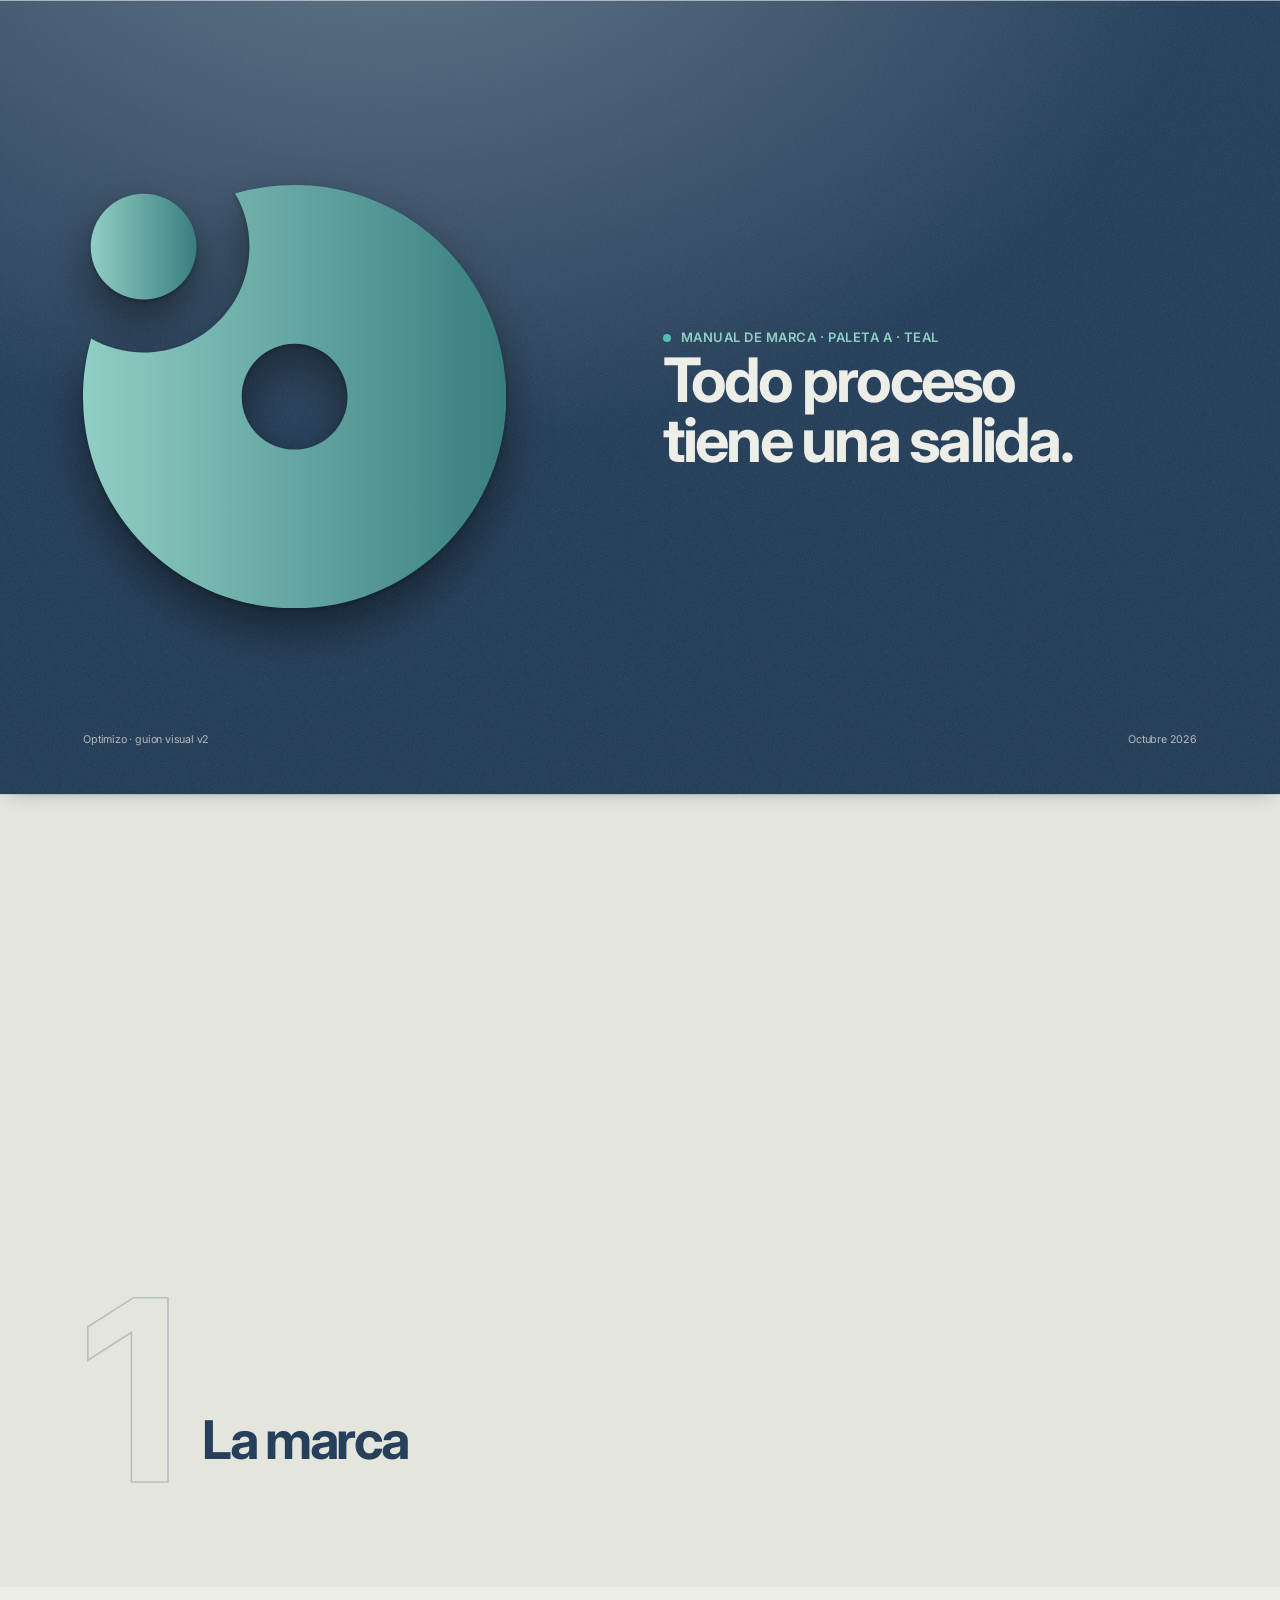
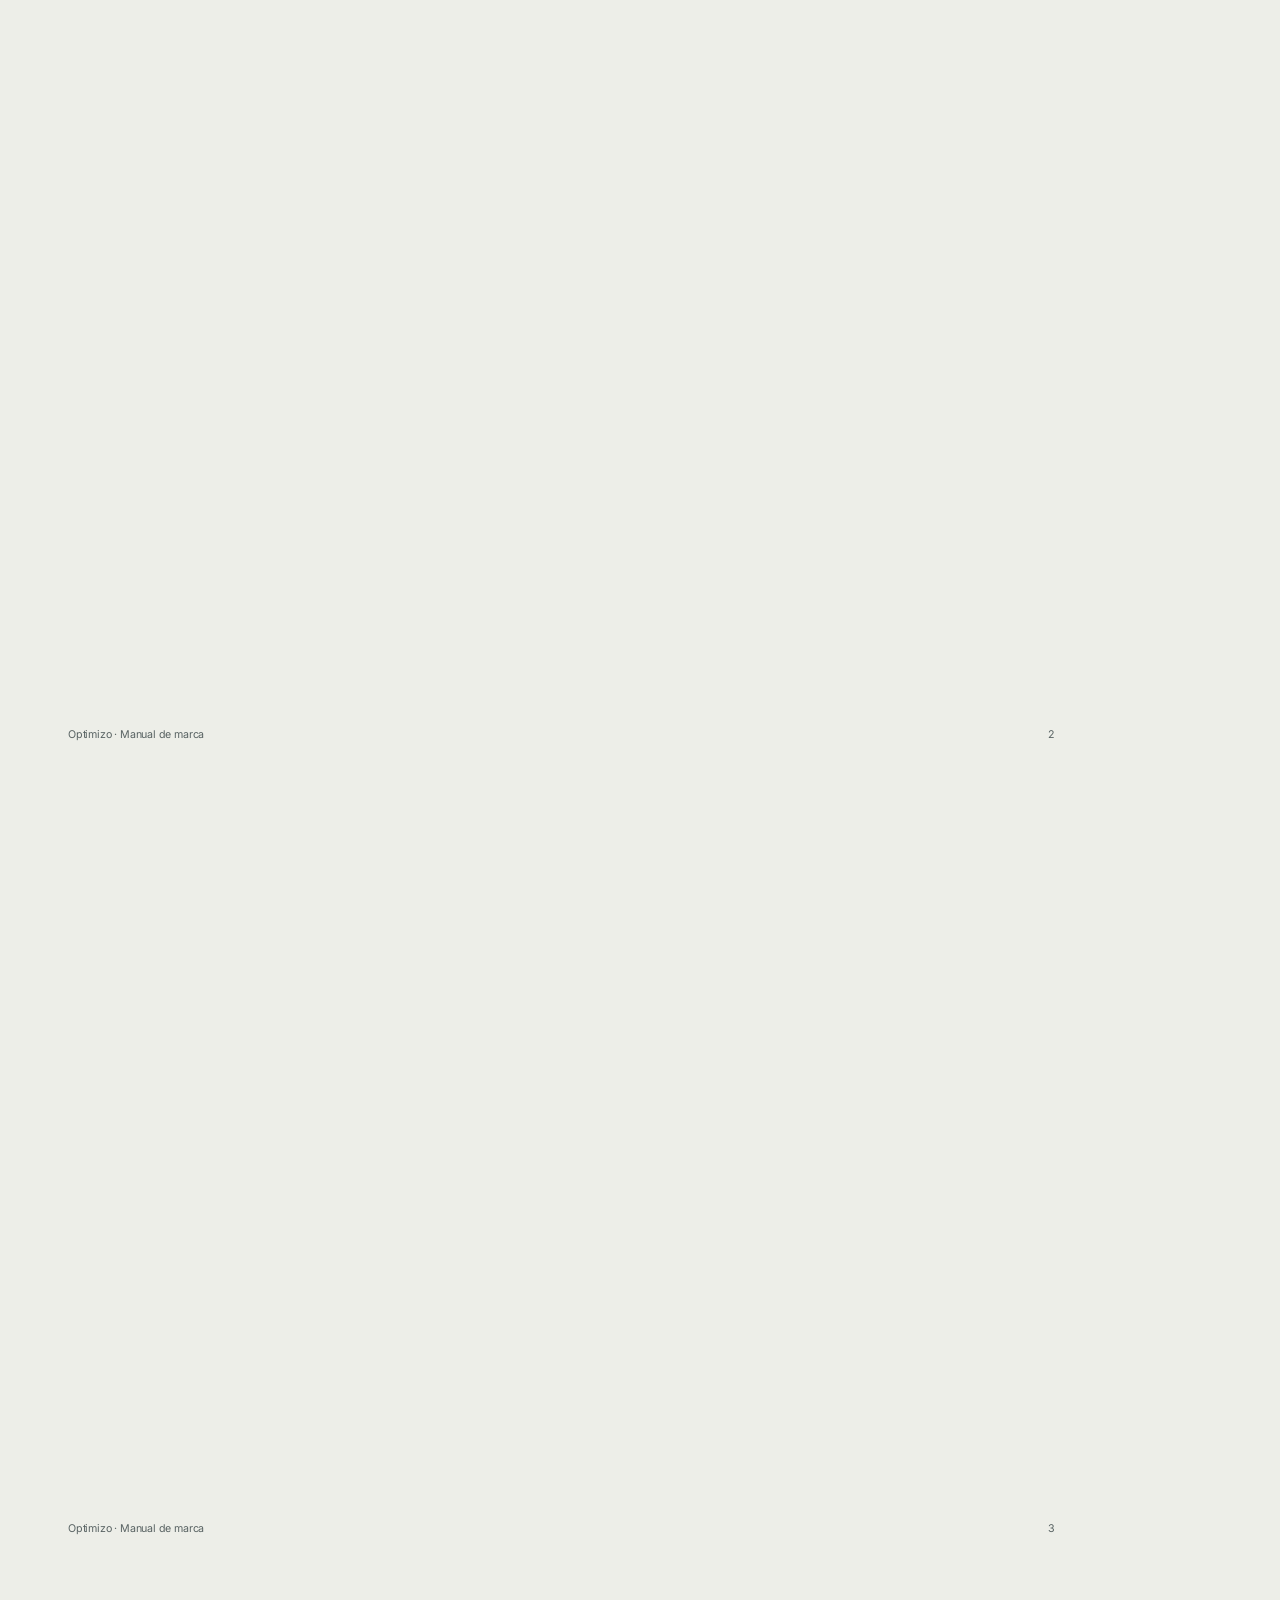
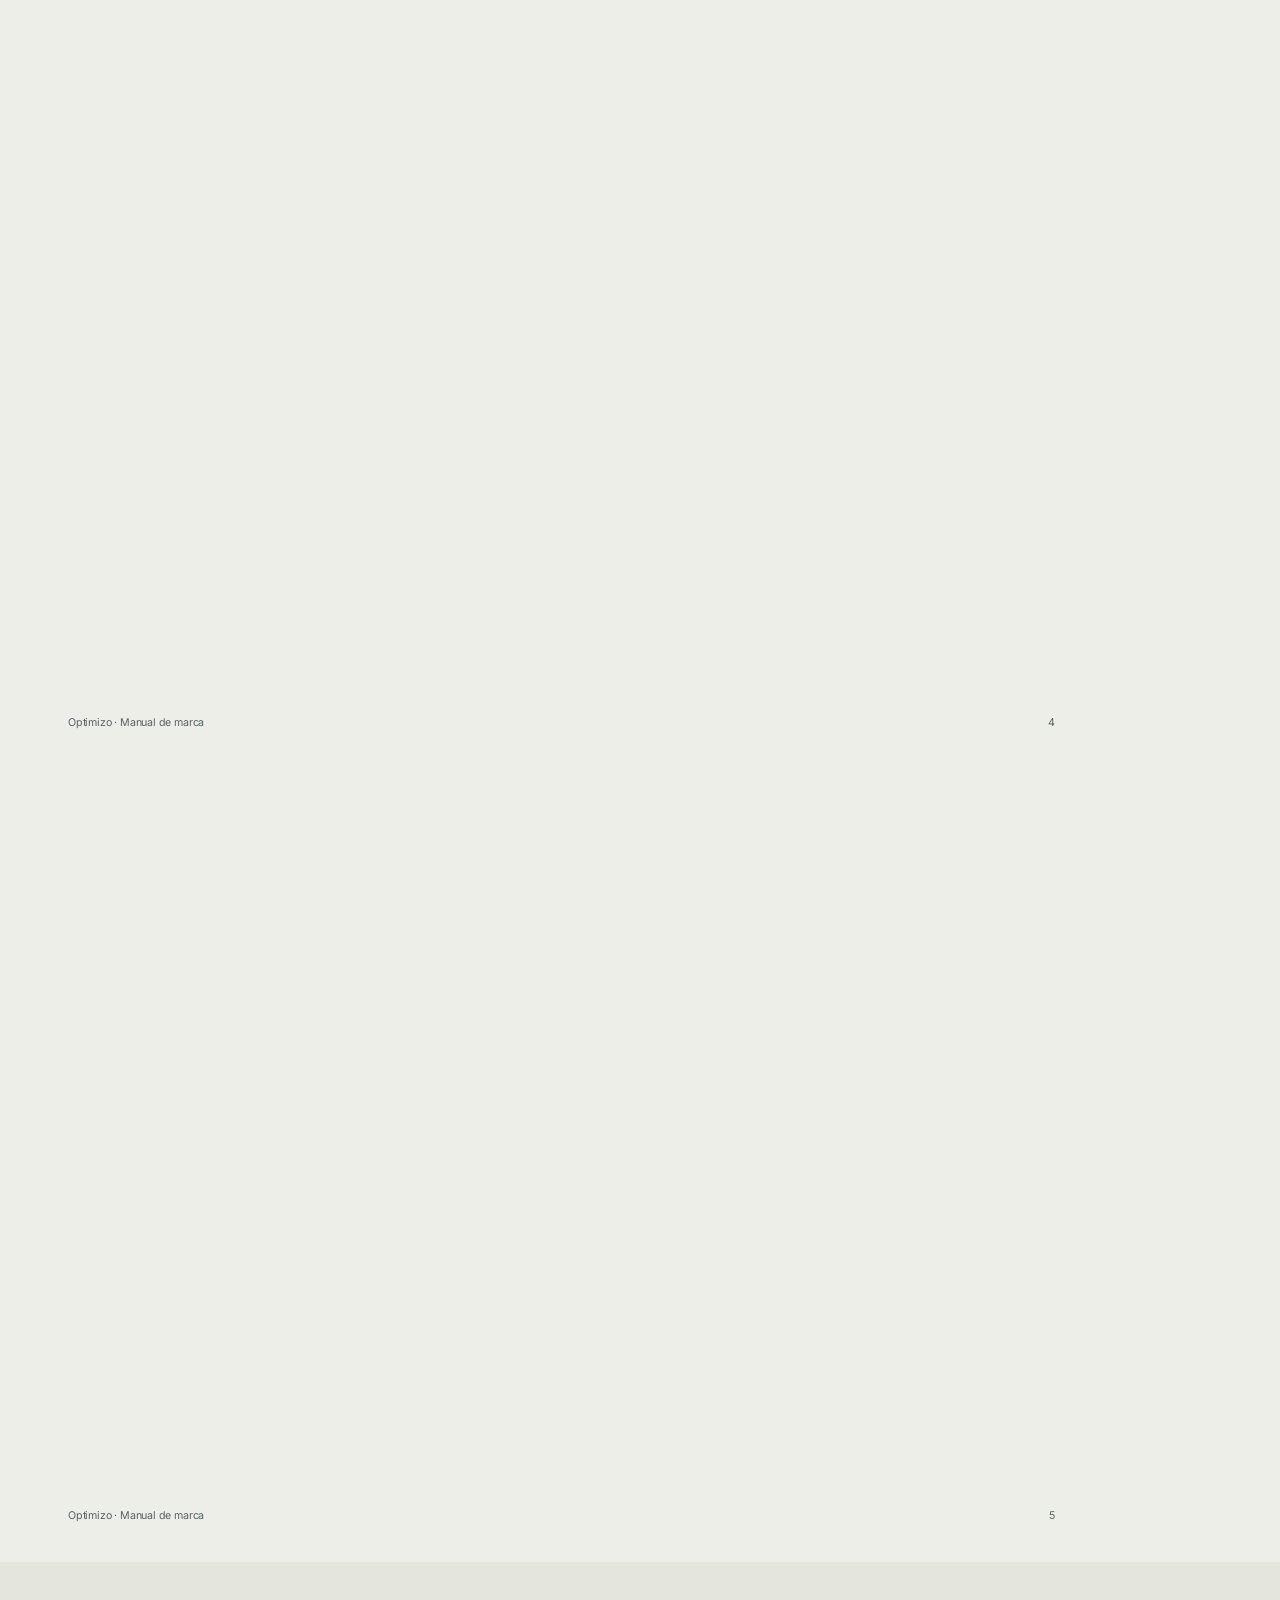
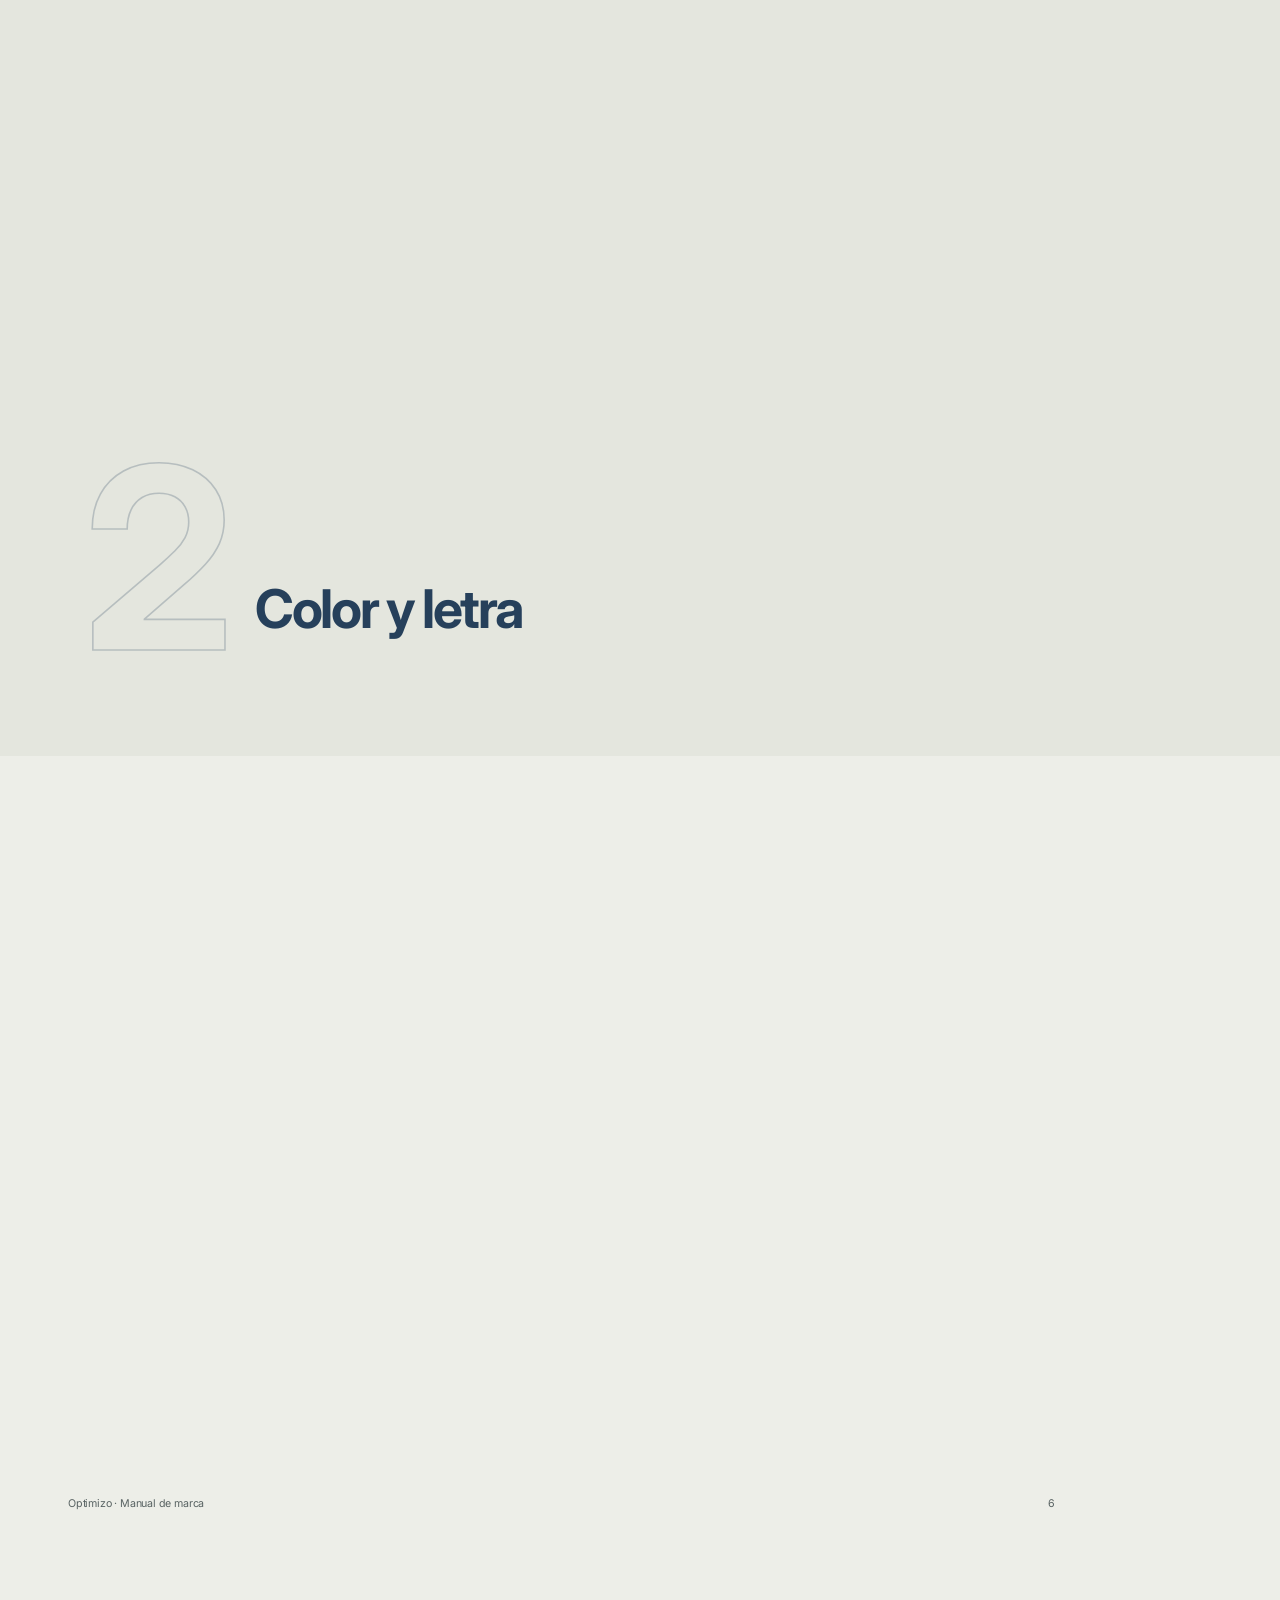
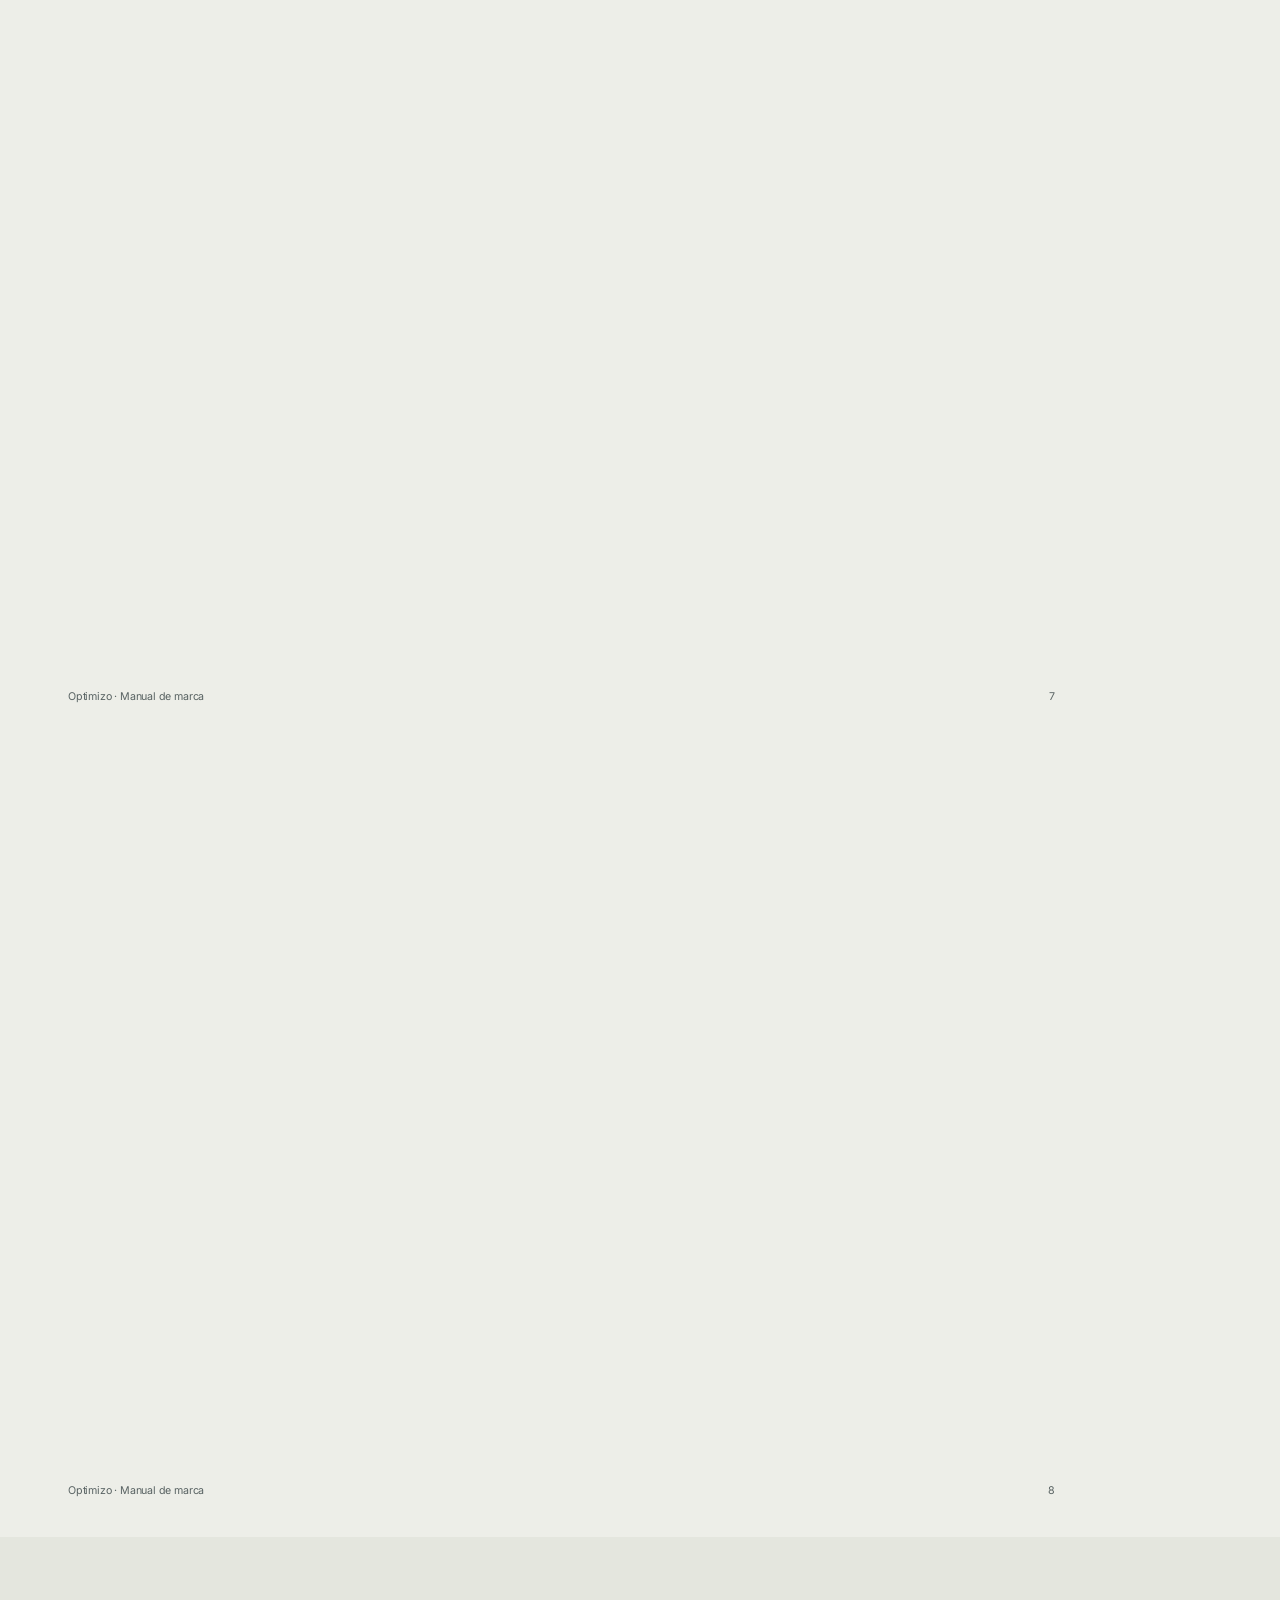
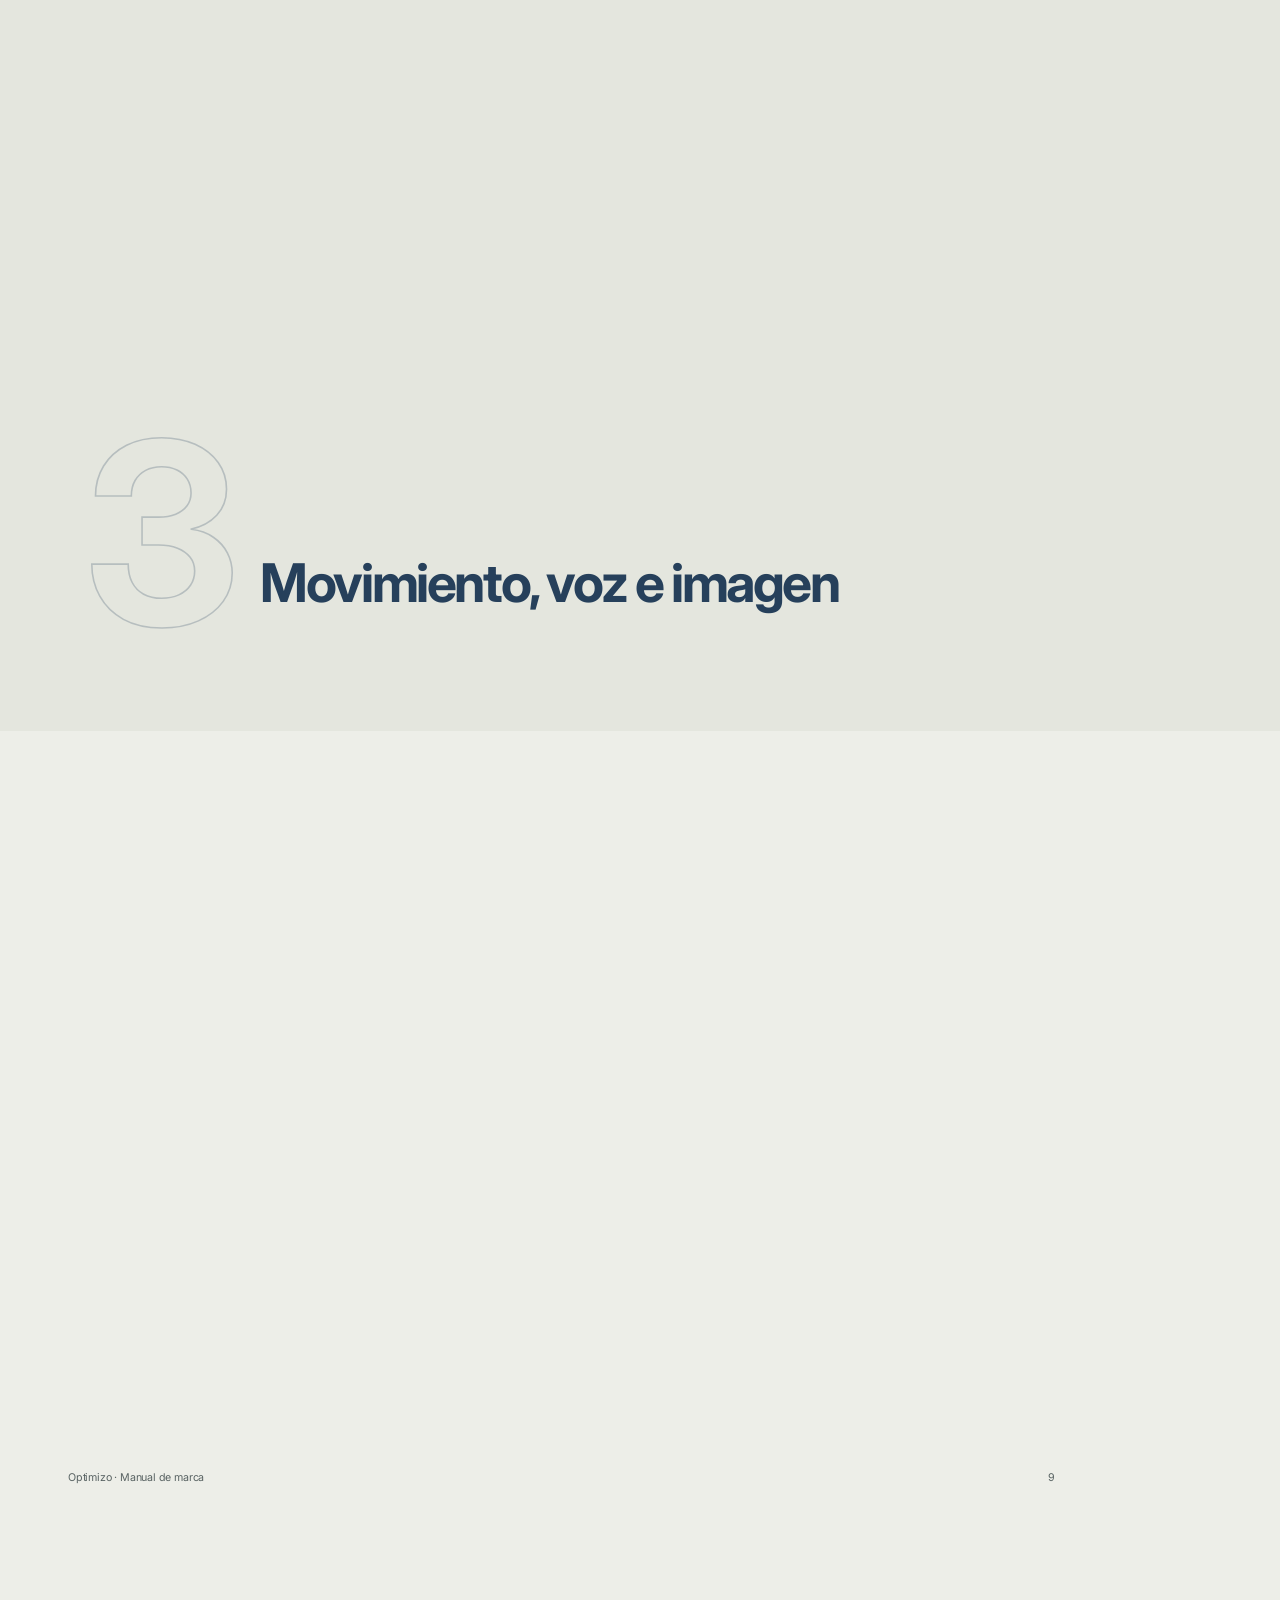
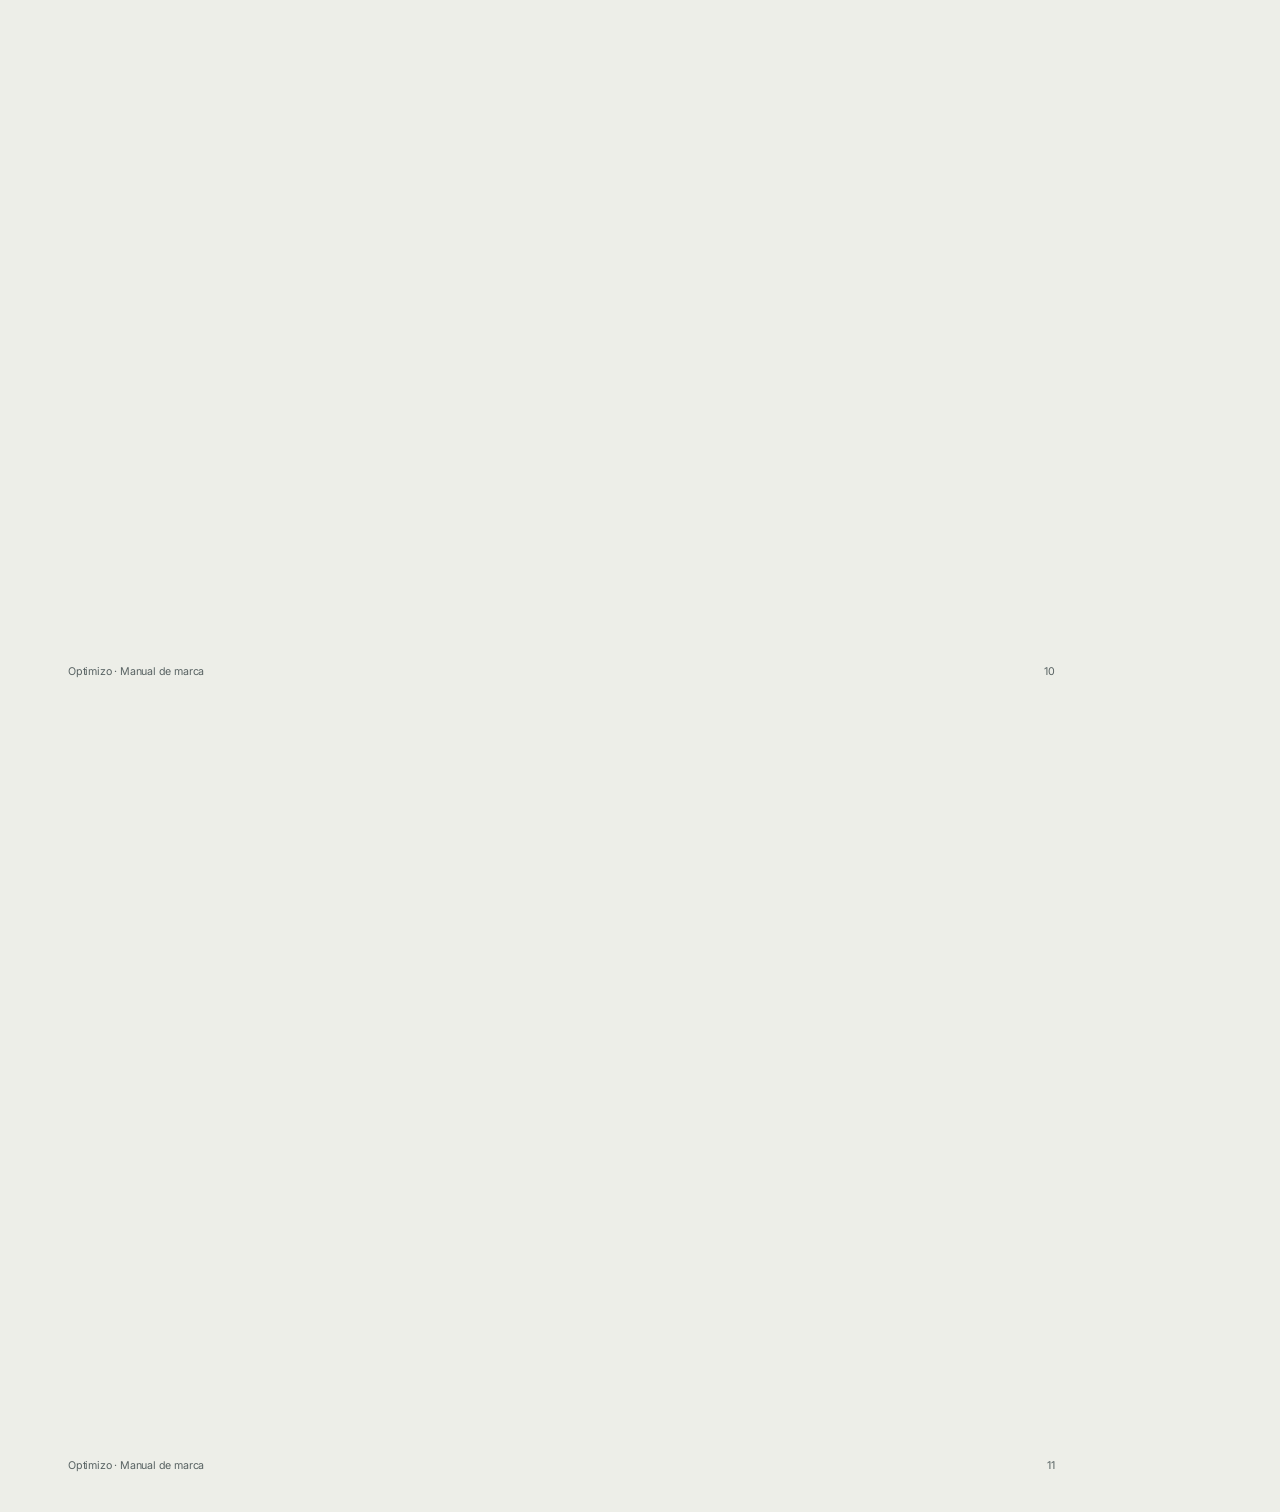
<file: guion/web/manual.html>
<!doctype html>
<html lang="es" data-paleta="teal" data-tema="claro">
<head>
<meta charset="utf-8">
<meta name="robots" content="noindex, nofollow">
<meta name="viewport" content="width=device-width, initial-scale=1">
<title>Optimizo — Manual de marca</title>
<link rel="stylesheet" href="../tokens/optimizo.css?v=e33c371">
<link rel="stylesheet" href="../estilos/base.css?v=e33c371">
<link rel="stylesheet" href="../estilos/movimiento.css?v=e33c371">
<link rel="stylesheet" href="../estilos/kit.css?v=e33c371">
<link rel="stylesheet" href="../estilos/kit-piezas.css?v=e33c371">
<link rel="stylesheet" href="../estilos/guion.css?v=e33c371">
<link rel="stylesheet" href="../estilos/patrones.css?v=e33c371">
<link rel="stylesheet" href="../estilos/datos.css?v=e33c371">
<link rel="stylesheet" href="../estilos/producto.css?v=e33c371">
<link rel="stylesheet" href="../estilos/web.css?v=e33c371">
<link rel="stylesheet" href="../estilos/manual.css?v=e33c371">
<link rel="stylesheet" href="../estilos/secciones.css?v=e33c371">
<link rel="stylesheet" href="../estilos/ceramica.css?v=e33c371">
<link rel="stylesheet" href="../estilos/kit2.css?v=e33c371">
<link rel="stylesheet" href="../estilos/manual2.css?v=e33c371">
<style>
  @page { size: A4 landscape; margin: 0; }
  html, body { background: var(--hueso); }
  body::before, .mate::before, .lamina::before { display: none !important; }
  .hoja { width: 297mm; min-height: 210mm; padding: 16mm 18mm; break-after: page; display: grid; align-content: start; gap: 8mm; position: relative; }
  .hoja .seccion { padding: 0; border: 0; }
  .hoja .seccion__cuerpo { zoom: .66; }
  .hoja:has(#manual-logo) .seccion__cuerpo, .hoja:has(#tipografia) .seccion__cuerpo { zoom: .5; }
  .hoja { height: 210mm; overflow: hidden; }
  .hoja .seccion__cabeza { margin-bottom: 6mm; }
  .hoja .titulo-1 { font-size: 30pt; }
  .hoja__pie { position: absolute; left: 18mm; right: 18mm; bottom: 10mm; display: flex; justify-content: space-between; font-size: 8pt; color: var(--texto-3); }
  .tapa { position: relative; display: grid; grid-template-columns: 1fr 1fr; align-items: center; gap: 12mm; height: 210mm; padding: 0 22mm; break-after: page; overflow: hidden; border-radius: 0 !important; color: var(--hueso); }
  .tapa .isotipo { width: 112mm; filter: drop-shadow(0 6mm 6mm rgba(0, 0, 0, .35)) drop-shadow(0 .6mm .6mm rgba(0, 0, 0, .3)); }
  .tapa h1 { font-size: 46pt; font-weight: 700; letter-spacing: -0.045em; line-height: .98; }
  .tapa .ceja { color: var(--acento-claro); }
  .tapa .tapa__pie { position: absolute; left: 22mm; right: 22mm; bottom: 12mm; display: flex; justify-content: space-between; font-size: 8pt; opacity: .7; }
  .divisor { height: 210mm; break-after: page; display: grid; grid-template-columns: auto 1fr; align-items: end; gap: 10mm; padding: 0 22mm 26mm; background: var(--superficie-hundida); }
  .divisor__n { font-size: 190pt; font-weight: 700; line-height: .78; letter-spacing: -0.07em; color: transparent; -webkit-text-stroke: 1.2pt var(--borde-fuerte); }
  .divisor h2 { font-size: 40pt; font-weight: 700; letter-spacing: -0.045em; line-height: 1; padding-bottom: 6mm; }
  .hoja .pieza__pestanas { display: none !important; }
  .hoja .construccion2 * { transition: none !important; opacity: 1 !important; stroke-dashoffset: 0 !important; }
  .hoja .mov2__t i { width: var(--w) !important; transition: none !important; }
  .hoja:has(#manual-logo) .seccion__cuerpo { zoom: .62 !important; }
  .hoja:has(#movimiento-spec) .seccion__cuerpo { zoom: .5 !important; }
  .ficha, .dock, .nav-pie .ejemplo { display: none !important; }
  * { animation: none !important; transition: none !important; }
  .mate { box-shadow: inset 0 0 0 1px var(--borde) !important; }
</style>
<script type="module" src="manual.js?v=e33c371"></script>
</head>
<body><main id="manual"></main></body>
</html>
</file>
<file: lumina/ti-paraguay/estilos.css>
@font-face {
  font-family: Inter;
  src: url("/guion/assets/fuentes/inter-opsz.woff2") format("woff2");
  font-style: normal;
  font-weight: 100 900;
  font-display: swap;
}

:root {
  color-scheme: light;
  --hueso: #edeee8;
  --papel: #f6f6f1;
  --blanco: #fff;
  --navy: #26405b;
  --navy-profundo: #16263a;
  --tinta: #14212f;
  --grafito: #424e4e;
  --mandarina: #ff6a13;
  --durazno: #ffb98a;
  --brasa: #a83c09;
  --linea: #d2d8d2;
  --vapor: #e1e7ee;
  --curva: cubic-bezier(.16, 1, .3, 1);
  font-family: -apple-system, BlinkMacSystemFont, "SF Pro Text", Inter, system-ui, sans-serif;
  font-optical-sizing: auto;
  color: var(--navy);
  background: var(--hueso);
}

*, *::before, *::after { box-sizing: border-box; }
[hidden] { display: none !important; }
html { scroll-padding-top: 4.75rem; }
body { margin: 0; overflow-x: clip; font-size: 1.0625rem; line-height: 1.48; }
p, ol, ul, dl, dd, h1, h2, h3 { margin: 0; }
img { display: block; max-width: 100%; }
button { font: inherit; }
a:focus-visible, button:focus-visible, summary:focus-visible { outline: 3px solid var(--brasa); outline-offset: 4px; }

.saltar, .solo-lectura {
  position: absolute;
  width: 1px;
  height: 1px;
  margin: -1px;
  overflow: hidden;
  clip-path: inset(50%);
  white-space: nowrap;
}
.saltar:focus {
  top: .5rem;
  left: .5rem;
  width: auto;
  height: auto;
  margin: 0;
  clip-path: none;
  z-index: 5;
  padding: .65rem .8rem;
  background: var(--blanco);
  color: var(--navy);
}

.presentacion {
  width: min(100% - clamp(1.5rem, 6vw, 5rem), 73.75rem);
  min-height: 100svh;
  margin-inline: auto;
  padding-block: .75rem 1rem;
  display: grid;
  grid-template-rows: auto 1fr auto;
  gap: clamp(.65rem, 2vh, 1.25rem);
}
.barra-superior, .acciones { display: flex; align-items: center; gap: .65rem; }
.barra-superior { justify-content: space-between; min-height: 3.45rem; }
.marca { display: flex; align-items: center; flex: none; min-height: 44px; }
.marca img { width: clamp(6.15rem, 11vw, 7.25rem); height: auto; }

.boton {
  display: inline-flex;
  gap: .6rem;
  align-items: center;
  justify-content: center;
  min-height: 44px;
  padding: .5rem .9rem;
  border: 1px solid transparent;
  border-radius: .65rem;
  background: var(--blanco);
  color: var(--navy);
  font-size: .9375rem;
  font-weight: 650;
  line-height: 1.15;
  cursor: pointer;
  transition: background 160ms, border-color 160ms, color 160ms;
}
.boton--discreto { background: var(--papel); border-color: var(--linea); }
.boton--discreto:hover { border-color: var(--brasa); color: var(--brasa); }
.boton--naranja { background: var(--mandarina); color: var(--tinta); }
.boton--naranja:hover { background: var(--durazno); }
.boton:disabled { color: #515b60; opacity: .72; cursor: default; }
.boton:disabled:hover { border-color: var(--linea); }
.icono-lista {
  width: .85rem;
  height: .65rem;
  background: linear-gradient(currentColor, currentColor) top, linear-gradient(currentColor, currentColor) center, linear-gradient(currentColor, currentColor) bottom;
  background-size: 100% 1.5px;
  background-repeat: no-repeat;
}
.icono-pantalla { width: .82rem; height: .82rem; border: 2px solid currentColor; border-radius: .17rem; }

.escenario {
  display: grid;
  align-content: center;
  gap: 1rem;
  min-width: 0;
  touch-action: pan-y pinch-zoom;
}
.diapositiva {
  display: grid;
  align-content: center;
  gap: clamp(1.1rem, 2.8vh, 1.85rem);
  min-height: clamp(28rem, 64svh, 41rem);
  padding: clamp(1.4rem, 4.7vw, 3.65rem);
  border: 1px solid var(--linea);
  border-radius: 1.5rem;
  background: var(--papel);
  box-shadow: 0 1rem 2.9rem rgba(22, 38, 58, .09);
}
.escenario[data-direccion="adelante"] { --desplazamiento: 18px; }
.escenario[data-direccion="atras"] { --desplazamiento: -18px; }
.escenario[data-direccion] .diapositiva:not([hidden]) {
  animation: mostrar-diapositiva 480ms var(--curva) both;
}
.escenario[data-direccion] .diapositiva:not([hidden]) .entrada + .entrada {
  animation: mostrar-contenido 500ms var(--curva) 70ms both;
}
@keyframes mostrar-diapositiva {
  from { opacity: .2; transform: translateX(var(--desplazamiento)); }
  to { opacity: 1; transform: translateX(0); }
}
@keyframes mostrar-contenido {
  from { opacity: 0; transform: translateY(.5rem); }
  to { opacity: 1; transform: translateY(0); }
}

.rotulo {
  color: var(--brasa);
  font-size: .875rem;
  line-height: 1.3;
  font-weight: 650;
  letter-spacing: .08em;
  text-transform: uppercase;
}
h1, h2, h3 { text-wrap: balance; }
h1, h2 { font-weight: 700; line-height: 1.02; letter-spacing: -.055em; }
h1 { margin-top: .7rem; font-size: clamp(3.15rem, 7vw, 6.1rem); }
h2 { margin-top: .45rem; font-size: clamp(2.15rem, 4.2vw, 3.65rem); }
h3 { font-size: clamp(1.06rem, 1.8vw, 1.25rem); font-weight: 650; line-height: 1.25; letter-spacing: -.018em; }
h1 strong { color: var(--brasa); font-weight: inherit; }
.encabezado p:not(.rotulo), .bajada { max-width: 50rem; margin-top: .72rem; color: var(--grafito); }
.encabezado h2 { max-width: 59rem; }
.bajada { margin-top: 1.25rem; max-width: 29rem; font-size: clamp(1.15rem, 2.2vw, 1.4rem); }
h1:focus, h2[tabindex="-1"]:focus { outline: none; }

.portada {
  grid-template-columns: minmax(0, 1.2fr) minmax(0, .8fr);
  align-items: center;
  overflow: hidden;
  background: radial-gradient(ellipse at 78% 52%, #ffe1cb, transparent 57%), var(--papel);
}
.orbita {
  position: relative;
  display: grid;
  place-items: center;
  width: min(100%, 24rem);
  aspect-ratio: 1;
  justify-self: center;
  isolation: isolate;
}
.orbita__anillo {
  position: absolute;
  inset: 2%;
  border: 1px solid rgba(168, 60, 9, .32);
  border-radius: 50%;
}
.orbita__anillo--interior { inset: 15%; border-style: dashed; }
.orbita__centro {
  width: 53%;
  aspect-ratio: 1;
  display: grid;
  place-items: center;
  border-radius: 27%;
  background: var(--blanco);
  box-shadow: 0 1.2rem 2.7rem rgba(65, 48, 38, .13);
}
.orbita__centro img { width: 60%; height: auto; }
.orbita__satellite {
  position: absolute;
  z-index: 1;
  width: clamp(.55rem, 1.3vw, .9rem);
  aspect-ratio: 1;
  border-radius: 50%;
  left: 79%;
  top: 11%;
  background: var(--mandarina);
  box-shadow: 0 0 0 .45rem rgba(255, 106, 19, .18);
}
.escenario[data-direccion] .portada:not([hidden]) .orbita__satellite {
  animation: presentar-marca 640ms var(--curva) 100ms both;
}
@keyframes presentar-marca {
  from { opacity: 0; transform: translate(220%, 350%) scale(.3); }
  to { opacity: 1; transform: translate(0, 0) scale(1); }
}

.flujo, .dos-columnas, .tres-columnas { display: grid; gap: .9rem; min-width: 0; }
.flujo, .tres-columnas { grid-template-columns: repeat(3, minmax(0, 1fr)); }
.dos-columnas { grid-template-columns: repeat(2, minmax(0, 1fr)); }
.flujo { padding: 0; list-style: none; }
.flujo li, .tarjeta {
  min-width: 0;
  padding: clamp(1rem, 2vw, 1.4rem);
  border: 1px solid var(--linea);
  border-radius: 1rem;
  background: var(--blanco);
}
.flujo li > p:not(.rotulo), .tarjeta > p:not(.rotulo) { margin-top: .5rem; color: var(--grafito); }
.flujo li > .rotulo, .tarjeta > .rotulo { margin-bottom: .5rem; }
.flujo--etapas li { border-top: 3px solid var(--mandarina); }

.diapositiva--compacta {
  gap: clamp(.8rem, 2.1vh, 1.3rem);
  padding-block: clamp(1.25rem, 4vh, 2.5rem);
}
.demostracion__cabecera {
  display: flex;
  align-items: center;
  justify-content: space-between;
  flex-wrap: wrap;
  gap: .35rem .75rem;
  margin-bottom: .75rem;
  color: var(--navy);
  font-size: .9375rem;
  font-weight: 650;
}
.flujo--demostracion { --separacion: 1.4rem; gap: var(--separacion); }
.flujo--demostracion li { position: relative; padding: .8rem; }
.flujo--demostracion h3 { margin-top: .85rem; }
.flujo--demostracion li > p:not(.rotulo) { font-size: .975rem; }
.demostracion__grafico {
  position: relative;
  display: grid;
  place-items: center;
  min-height: 6.5rem;
  padding: .6rem;
  overflow: hidden;
  border-radius: .65rem;
  background: var(--navy-profundo);
  color: var(--papel);
}
.demostracion__grafico--camara, .demostracion__evidencia {
  background-image: linear-gradient(#ffffff16 1px, transparent 1px), linear-gradient(90deg, #ffffff16 1px, transparent 1px);
  background-size: 1.15rem 1.15rem;
}
.demostracion__zona {
  position: absolute;
  inset: 13% 7% 13% 51%;
  border: 1px dashed var(--durazno);
  border-radius: .35rem;
  background: #ff6a1333;
}
.demostracion__seguimiento {
  position: absolute;
  top: 24%;
  left: 58%;
  display: grid;
  place-items: center;
  width: 27%;
  height: 52%;
  border: 2px solid var(--durazno);
  border-radius: .3rem;
}
.demostracion__vehiculo {
  position: relative;
  width: 1.85rem;
  height: .72rem;
  border-radius: .2rem;
  background: var(--vapor);
}
.demostracion__vehiculo::before {
  content: "";
  position: absolute;
  left: 36%;
  bottom: 100%;
  width: 52%;
  height: .78rem;
  border: 2px solid var(--vapor);
  border-bottom: 0;
  border-radius: .12rem .12rem 0 0;
}
.demostracion__vehiculo::after {
  content: "";
  position: absolute;
  left: .16rem;
  bottom: -.17rem;
  width: .43rem;
  aspect-ratio: 1;
  border: 1px solid var(--vapor);
  border-radius: 50%;
  background: var(--navy-profundo);
  box-shadow: 1.05rem 0 0 -.06rem var(--navy-profundo), 1.05rem 0 0 var(--vapor);
}
.demostracion__horquilla {
  position: absolute;
  right: -.48rem;
  bottom: .1rem;
  width: .48rem;
  height: .9rem;
  border: solid var(--vapor);
  border-width: 0 0 2px 2px;
}
.demostracion__reglas, .demostracion__evento {
  width: min(100%, 13rem);
  padding: .55rem .6rem;
  border: 1px solid #ffffff36;
  border-radius: .5rem;
  background: #243850;
  font-size: .875rem;
  line-height: 1.3;
}
.demostracion__reglas { display: grid; gap: .4rem; width: min(100%, 10.5rem); }
.demostracion__reglas span { display: flex; align-items: center; gap: .55rem; }
.demostracion__reglas span::before {
  content: "";
  flex: none;
  width: .68rem;
  height: .38rem;
  margin-bottom: .18rem;
  border: solid var(--durazno);
  border-width: 0 0 2px 2px;
  transform: rotate(-45deg);
}
.demostracion__evento { display: grid; grid-template-columns: auto minmax(0, 1fr); align-items: center; gap: .5rem; }
.demostracion__evento strong { display: block; margin-top: .16rem; }
.demostracion__evento div > span { color: var(--durazno); }
.demostracion__evidencia {
  width: 1.8rem;
  aspect-ratio: 1;
  border: 1px solid var(--durazno);
  border-radius: .28rem;
  background-color: var(--navy-profundo);
  background-size: .52rem .52rem;
}
@media (min-width: 48.001rem) {
  .flujo--demostracion li:not(:last-child)::before {
    content: "";
    position: absolute;
    top: 4.05rem;
    left: 100%;
    width: var(--separacion);
    border-top: 1px solid var(--linea);
  }
  .flujo--demostracion li:not(:last-child)::after {
    content: "";
    position: absolute;
    z-index: 1;
    top: 3.83rem;
    left: 100%;
    width: .48rem;
    aspect-ratio: 1;
    border-radius: 50%;
    background: var(--mandarina);
    opacity: 0;
  }
}
@media (prefers-reduced-motion: no-preference) {
  .animacion--activa .demostracion__seguimiento { animation: seguir-montacargas 1.2s var(--curva) .25s both; }
  .animacion--activa .demostracion__zona { animation: resaltar-zona 480ms var(--curva) 1.1s both; }
  .animacion--activa .demostracion__reglas span { animation: mostrar-contenido 320ms var(--curva) 1.72s both; }
  .animacion--activa .demostracion__reglas span + span { animation-delay: 1.96s; }
  .animacion--activa .demostracion__evento { animation: mostrar-contenido 480ms var(--curva) 2.54s both; }
  .animacion--activa .demostracion__captura::after { animation: pasar-evento 320ms var(--curva) 1.4s both; }
  .animacion--activa .demostracion__regla::after { animation: pasar-evento 320ms var(--curva) 2.22s both; }
}
@keyframes seguir-montacargas {
  from { transform: translateX(-170%); }
  to { transform: translateX(0); }
}
@keyframes resaltar-zona {
  from { background-color: transparent; }
  to { background-color: #ff6a1333; }
}
@keyframes pasar-evento {
  0% { opacity: 0; transform: translateX(0); }
  28%, 76% { opacity: 1; }
  100% { opacity: 0; transform: translateX(calc(var(--separacion) - 100%)); }
}

.mapa-red { display: grid; gap: .5rem; }
.mapa-red__zonas {
  display: grid;
  grid-template-columns: minmax(0, 1.05fr) 7.2rem minmax(0, 1fr);
  gap: .7rem;
}
.mapa-red__planta, .mapa-red__internet {
  display: grid;
  grid-template-rows: auto 1fr;
  gap: .65rem;
  min-width: 0;
  padding: .85rem;
  border: 1px solid var(--linea);
  border-radius: .9rem;
  background: #edf0f1;
}
.mapa-red__internet { background: #f8e7da; border-color: #e4c4ad; }
.mapa-red__internet h3 { color: var(--brasa); }
.mapa-red__equipos {
  display: grid;
  grid-template-columns: minmax(0, 1fr) 1.5rem minmax(0, 1.05fr);
  grid-template-rows: repeat(3, 1fr);
  row-gap: .35rem;
}
.mapa-red__equipo, .mapa-red__nodo, .mapa-red__servicios div {
  min-width: 0;
  padding: .42rem .6rem;
  border: 1px solid var(--linea);
  border-radius: .55rem;
  background: var(--blanco);
  font-size: .875rem;
  line-height: 1.25;
}
.mapa-red__nodo { display: grid; align-content: center; gap: .2rem; }
.mapa-red__equipo {
  display: grid;
  grid-area: 1 / 3 / 4 / 4;
  align-content: center;
  gap: .48rem;
  border-color: var(--navy-profundo);
  background: var(--navy-profundo);
  color: var(--papel);
  padding: .75rem;
}
.mapa-red__equipo h4 { margin: 0; font-size: 1.06rem; line-height: 1.12; }
.mapa-red__equipo .mapa-red__continuidad { color: var(--durazno); font-weight: 650; }
.mapa-red__nodo span, .mapa-red__servicios dd { color: var(--grafito); }
.mapa-red__flecha { align-self: center; text-align: center; font-weight: 650; }
.mapa-red__limite {
  display: grid;
  align-content: center;
  justify-items: center;
  gap: .45rem;
  color: var(--brasa);
  text-align: center;
  font-size: .8125rem;
  line-height: 1.3;
}
.mapa-red__limite p { color: var(--grafito); }
.mapa-red__limite b { display: block; color: var(--tinta); }
.mapa-red__salida {
  position: relative;
  display: block;
  width: 100%;
  height: .7rem;
  color: var(--brasa);
}
.mapa-red__salida::before {
  content: "";
  position: absolute;
  inset: calc(50% - .5px) 0 auto;
  border-top: 1px solid currentColor;
}
.mapa-red__salida::after {
  content: "";
  position: absolute;
  inset: calc(50% - .21rem) .05rem auto auto;
  width: .42rem;
  aspect-ratio: 1;
  border: solid currentColor;
  border-width: 1px 1px 0 0;
  transform: rotate(45deg);
}
.mapa-red__servicios { display: grid; grid-template-columns: repeat(2, minmax(0, 1fr)); gap: .35rem; }
.mapa-red__servicios div { border-color: #e4c4ad; }
.mapa-red__servicios dt { margin-bottom: .16rem; font-weight: 650; }
.mapa-red__versiones {
  display: grid;
  grid-template-columns: auto minmax(1.2rem, .42fr) minmax(0, 1fr);
  align-items: center;
  gap: .65rem;
  padding: .55rem .85rem;
  border: 1px dashed #9caab6;
  border-radius: .65rem;
  background: var(--papel);
  font-size: .875rem;
  line-height: 1.25;
}
.mapa-red__salida--versiones { color: var(--navy); }
.mapa-red__salida--versiones::before { border-top-style: dashed; }
.mapa-red__versiones p > span { margin-left: .4rem; color: var(--grafito); }
.mapa-red__controles { display: flex; align-items: start; justify-content: space-between; gap: .65rem; }
.mapa-red__controles details { flex: 1; min-width: 0; }
.mapa-red__controles summary {
  min-height: 44px;
  padding: .65rem 0;
  cursor: pointer;
  color: var(--navy);
  font-size: .9375rem;
  font-weight: 650;
}
@media (prefers-reduced-motion: no-preference) {
  .animacion--activa .mapa-red__flecha--video { animation: resaltar-flujo 480ms var(--curva) .25s both; }
  .animacion--activa .mapa-red__flecha--respuesta { animation: resaltar-flujo 480ms var(--curva) .7s both; }
  .animacion--activa .mapa-red__salida::before { animation: dibujar-salida 640ms var(--curva) 1.2s both; }
  .animacion--activa .mapa-red__salida--versiones::before { animation-delay: 1.9s; }
}
@keyframes resaltar-flujo {
  0%, 100% { opacity: 1; }
  45% { opacity: .35; }
}
@keyframes dibujar-salida {
  from { opacity: .3; transform: scaleX(.18); }
  to { opacity: 1; transform: scaleX(1); }
}
.mapa-red__salida::before { transform-origin: left; }

.matriz { border-top: 1px solid var(--linea); }
.matriz div {
  display: grid;
  grid-template-columns: minmax(0, .72fr) minmax(0, 1.28fr);
  gap: .35rem 1rem;
  padding: .75rem 0;
  border-bottom: 1px solid var(--linea);
}
.matriz dt { font-weight: 650; }
.matriz dd { color: var(--grafito); }
code {
  padding: .12em .3em;
  border-radius: .3rem;
  background: var(--vapor);
  color: var(--tinta);
  white-space: nowrap;
  font: .86em ui-monospace, "SF Mono", Consolas, monospace;
}
.tarjeta--tinta { background: var(--navy-profundo); color: var(--papel); border-color: var(--navy-profundo); }
.lista { margin-top: .55rem; padding-left: 1.15rem; }
.lista li { margin-top: .35rem; }
.lista li::marker { color: var(--brasa); }
.tarjeta--tinta .lista li::marker, .cierre .lista li::marker { color: var(--durazno); }
.nota {
  border-inline-start: 3px solid var(--mandarina);
  padding: .6rem .85rem;
  background: #f6e5d9;
  color: var(--tinta);
  font-size: 1rem;
}

.selector {
  display: flex;
  flex-wrap: wrap;
  gap: .45rem;
  margin-bottom: .9rem;
}
.selector button {
  min-height: 44px;
  padding: .5rem .8rem;
  border: 1px solid var(--linea);
  border-radius: .65rem;
  background: var(--blanco);
  color: var(--navy);
  font-size: .9375rem;
  font-weight: 650;
  cursor: pointer;
  transition: background 160ms, border-color 160ms;
}
.selector button:hover { border-color: var(--brasa); }
.selector button[aria-pressed="true"] { background: #ffe1ca; border-color: var(--brasa); color: var(--tinta); }
.resultado:not([hidden]) + .resultado:not([hidden]) { margin-top: .7rem; }
.resultado--entrante { animation: mostrar-contenido 320ms var(--curva) both; }
.tarjeta--pausa { background: #f8e7da; border-color: #e4c4ad; }

.cierre { color: var(--papel); background: var(--navy-profundo); border-color: var(--navy-profundo); }
.cierre .rotulo { color: var(--durazno); }
.cierre .encabezado p:not(.rotulo), .cierre .lista { color: var(--vapor); }
.cierre .nota { background: #243850; color: var(--papel); }
.cierre .dos-columnas { gap: 1.6rem; }

.controles {
  display: grid;
  grid-template-columns: auto minmax(0, 1fr) auto;
  gap: .75rem;
  align-items: center;
  position: sticky;
  z-index: 1;
  bottom: .65rem;
  padding: .6rem;
  border: 1px solid var(--linea);
  border-radius: 1rem;
  background: var(--papel);
  box-shadow: 0 .3rem 1.35rem rgba(22, 38, 58, .1);
}
.siguiente, .anterior { min-width: 7rem; }
.progreso { width: min(100%, 25rem); justify-self: center; min-width: 0; }
.progreso__texto { display: flex; justify-content: space-between; gap: .5rem; font-size: .875rem; font-weight: 600; }
.progreso__texto p { white-space: nowrap; }
.progreso__texto span { overflow: hidden; text-overflow: ellipsis; white-space: nowrap; }
progress {
  appearance: none;
  display: block;
  width: 100%;
  height: .34rem;
  border: 0;
  border-radius: .3rem;
  margin-top: .3rem;
  background: var(--vapor);
  color: var(--mandarina);
}
progress::-webkit-progress-bar { background: var(--vapor); border-radius: .3rem; }
progress::-webkit-progress-value { background: var(--mandarina); border-radius: .3rem; transition: width 320ms var(--curva); }
progress::-moz-progress-bar { background: var(--mandarina); border-radius: .3rem; }

.dialogo {
  width: min(29rem, calc(100% - 2rem));
  max-height: calc(100svh - 2rem);
  padding: 1.35rem;
  border: 1px solid var(--linea);
  border-radius: 1.25rem;
  background: var(--papel);
  color: var(--navy);
  box-shadow: 0 1rem 3rem rgba(22, 38, 58, .28);
}
.dialogo[open] { animation: mostrar-contenido 320ms var(--curva) both; }
.dialogo::backdrop { background: rgba(20, 33, 47, .6); }
.dialogo__cabecera { display: flex; align-items: center; justify-content: space-between; gap: 1rem; }
.dialogo h2 { font-size: 1.65rem; margin: 0; }
.dialogo ol { list-style: none; padding: 0; margin-top: .9rem; }
.dialogo a {
  display: flex;
  align-items: center;
  min-height: 44px;
  padding: .4rem .65rem;
  color: var(--navy);
  font-weight: 600;
  text-decoration: none;
  border-radius: .55rem;
}
.dialogo a:hover, .dialogo a[aria-current="step"] { background: #ffe1ca; color: var(--tinta); }

@media (max-width: 48rem) {
  .diapositiva { min-height: 27rem; padding: 1.45rem; }
  .portada { grid-template-columns: minmax(0, 1fr); gap: .9rem; }
  .orbita { width: min(56vw, 11.5rem); }
  .flujo, .tres-columnas { grid-template-columns: minmax(0, 1fr); }
  .flujo li, .tarjeta { padding: .8rem 1rem; }
  .flujo--demostracion { --separacion: .7rem; }
  .mapa-red__zonas { grid-template-columns: minmax(0, 1fr); }
  .mapa-red__limite {
    grid-template-columns: auto 1.6rem minmax(0, 1fr);
    align-items: center;
    text-align: left;
    padding: .2rem .65rem;
  }
  .mapa-red__limite .mapa-red__salida { transform: rotate(90deg); }
  .mapa-red__versiones p > span { display: block; margin: .16rem 0 0; }
}
@media (max-width: 36rem) {
  .diapositiva { min-height: 0; padding: 1.25rem; border-radius: 1rem; }
  .portada { min-height: min(32rem, 68svh); }
  .dos-columnas { grid-template-columns: minmax(0, 1fr); gap: .7rem; }
  .acciones { gap: .35rem; }
  .acciones .boton { font-size: .875rem; padding-inline: .6rem; }
  .boton--pantalla { display: none; }
  .controles { gap: .45rem; bottom: .35rem; padding: .45rem; }
  .controles .boton { padding-inline: .58rem; }
  .siguiente, .anterior { min-width: 0; }
  .progreso__texto { justify-content: center; }
  .progreso__texto span { display: none; }
}
@media (max-width: 26rem) {
  .matriz div { grid-template-columns: minmax(0, 1fr); gap: .15rem; }
}
@media (prefers-reduced-motion: reduce) {
  *, *::before, *::after { animation-duration: .001ms !important; transition-duration: .001ms !important; }
  [data-repetir] { display: none; }
}
</file>
<file: guion/tokens/optimizo.css>
/* Tokens de Optimizo — una sola fuente.
   Dos ejes en <html>: data-paleta="teal|naranjo" (en prueba, decide Max) y data-tema="claro|oscuro".
   Los neutros son compartidos; las paletas solo cambian el acento.
   Contrastes medidos (WCAG) en docs y en la sección Color del guion. */

@font-face {
  font-family: "Inter";
  src: url("../assets/fuentes/inter-opsz.woff2") format("woff2");
  font-weight: 100 900;
  font-display: swap;
}

:root {
  /* ── Marca: neutros (iguales en A y B) ── */
  --navy: #26405B;
  --navy-profundo: #16263A;
  --tinta: #14212F;
  --grafito: #424E4E;
  --hueso: #EDEEE8;
  --papel: #F6F6F1;
  --blanco: #FFFFFF;

  /* ── Paleta A · Teal (por defecto) ── */
  --acento-claro: #91CEC4;   /* Menta */
  --acento: #59BDB1;         /* Teal */
  --acento-profundo: #387E80;/* Teal profundo */
  --acento-texto-claro: #2F6E6F; /* 5,03:1 sobre hueso · 4,66:1 sobre hundida */
  --deg-a: #91CEC4;
  --deg-b: #387E80;
  --nombre-claro: "Menta"; --nombre-acento: "Teal"; --nombre-profundo: "Teal profundo";

  /* ── Tipografía ── */
  --letra: -apple-system, BlinkMacSystemFont, "SF Pro Text", "SF Pro Display", "Inter", system-ui, sans-serif;
  --letra-mono: ui-monospace, "SF Mono", "Cascadia Mono", Menlo, monospace;
  /* Escala (rem = 16 px) · titulares con tracking negativo como SF Display */
  --t-hero: clamp(2.75rem, 1.6rem + 4.6vw, 5.25rem);
  --t-1: clamp(2rem, 1.4rem + 2.4vw, 3.25rem);
  --t-2: clamp(1.5rem, 1.2rem + 1.1vw, 2rem);
  --t-3: 1.25rem;
  --t-cuerpo: 1.0625rem;  /* 17 px, como Apple */
  --t-chico: 0.9375rem;   /* 15 px */
  --t-rotulo: 0.8125rem;  /* 13 px */

  /* ── Espacio (base 4) ── */
  --e-1: 4px; --e-2: 8px; --e-3: 12px; --e-4: 16px; --e-5: 24px; --e-6: 32px; --e-7: 48px; --e-8: 64px; --e-9: 96px; --e-10: 144px;
  --ancho: 1180px;
  --gutter: clamp(16px, 4vw, 40px);

  /* ── Forma: redondeo medio; el círculo pleno es de la marca ── */
  --r-1: 8px; --r-2: 12px; --r-3: 16px; --r-4: 24px; --r-pleno: 999px;

  /* ── Movimiento: lento y elegante ── */
  --llegada: cubic-bezier(.16, 1, .3, 1);
  --suave: cubic-bezier(.25, .1, .25, 1);
  --d-1: 160ms; --d-2: 320ms; --d-3: 640ms; --d-4: 1200ms; --d-firma: 1600ms;

  /* ── Capas ── */
  --z-dock: 50; --z-menu: 60; --z-hoja: 70; --z-aviso: 80;
}

/* Paleta B · Mandarina + navy */
:root[data-paleta="naranjo"] {
  --acento-claro: #FFB98A;   /* Durazno */
  --acento: #FF6A13;         /* Mandarina */
  --acento-profundo: #B8420A;/* Brasa */
  --acento-texto-claro: #A83C09; /* 5,43:1 sobre hueso · 5,03:1 sobre hundida */
  --deg-a: #FFA05A;
  --deg-b: #EE560E;
  --nombre-claro: "Durazno"; --nombre-acento: "Mandarina"; --nombre-profundo: "Brasa";
}

/* ── Semánticos · claro (base) ── */
:root {
  --fondo: var(--hueso);
  --superficie: var(--papel);
  --superficie-2: var(--blanco);
  --superficie-hundida: #E4E6DE;
  --borde: rgba(38, 64, 91, .12);
  --borde-fuerte: rgba(38, 64, 91, .24);
  --texto: var(--navy);       /* 9,15:1 sobre hueso */
  --texto-2: var(--grafito);  /* 7,4:1 */
  --texto-3: #586262;         /* 4,99:1 sobre hundida · 5,39:1 sobre hueso */
  --acento-texto: var(--acento-texto-claro);
  --primario: var(--navy);
  --primario-texto: var(--hueso);
  --enfasis: var(--acento);           /* botón de acento */
  --enfasis-texto: var(--tinta);      /* 5,7:1 sobre mandarina, 7+ sobre teal */
  --foco: var(--acento-profundo);
  --sombra-1: 0 1px 2px rgba(22, 38, 58, .06), 0 2px 8px -2px rgba(22, 38, 58, .08);
  --sombra-2: 0 2px 4px rgba(22, 38, 58, .05), 0 14px 32px -12px rgba(22, 38, 58, .18);
  --sombra-3: 0 4px 8px rgba(22, 38, 58, .06), 0 28px 64px -20px rgba(22, 38, 58, .28);
  /* Estados (reservados, no se usan como decoración) */
  --exito: #256B42; --exito-suave: #E1EFE5;  /* 5,4:1 sobre su fondo */
  --alerta: #8A5A00; --alerta-suave: #F5EBD3;
  --error: #B3261E; --error-suave: #F6E1DE;
  --info: var(--navy); --info-suave: #E1E7EE;
  --grano-opacidad: .7;
  color-scheme: light;
}

/* ── Semánticos · oscuro ── */
:root[data-tema="oscuro"] {
  --fondo: var(--navy-profundo);
  --superficie: #1C2F45;
  --superficie-2: #22374F;
  --superficie-hundida: #122030;
  --borde: rgba(237, 238, 232, .10);
  --borde-fuerte: rgba(237, 238, 232, .22);
  --texto: var(--hueso);      /* 13,1:1 */
  --texto-2: #C3CBCC;
  --texto-3: #9AA6A8;
  --acento-texto: var(--acento-claro);
  --primario: var(--hueso);
  --primario-texto: var(--navy-profundo);
  --enfasis-texto: var(--tinta);
  --foco: var(--acento-claro);
  --sombra-1: 0 1px 2px rgba(0, 0, 0, .3);
  --sombra-2: 0 14px 32px -12px rgba(0, 0, 0, .5);
  --sombra-3: 0 28px 64px -20px rgba(0, 0, 0, .6);
  --exito: #7CCB97; --exito-suave: rgba(124, 203, 151, .12);
  --alerta: #E8C06A; --alerta-suave: rgba(232, 192, 106, .12);
  --error: #F6A8A1; --error-suave: rgba(246, 168, 161, .12);  /* 5,1:1 sobre su fondo */
  --info: #A9C0DA; --info-suave: rgba(169, 192, 218, .12);
  --grano-opacidad: .45;
  color-scheme: dark;
}

/* ── Marcas hermanas: colores propios (NO cambian con la paleta de Optimizo, a propósito) ── */
:root {
  --medula-nucleo: #013ECC; --medula-medula: #0853E0; --medula-impulso: #1B75FD; --medula-aire: #63A7FC;
  --medula-bruma: #C6DFFD; --medula-hielo: #F2F7FE; --medula-tinta: #06102E; --medula-texto-2: #5B6475;
  /* iconos de estado sobre superficies tinta (toasts) */
  --exito-sobre-tinta: #8FD4A9; --error-sobre-tinta: #F2A099; --alerta-sobre-tinta: #E8C06A;
  --texto-fijo-claro: #586262; --texto-fijo-oscuro: #C3CBCC;
}
:root[data-tema="oscuro"] { --exito-sobre-tinta: #256B42; --error-sobre-tinta: #B3261E; --alerta-sobre-tinta: #8A5A00; }

/* ── Series de gráficas (categóricas) · validadas con el validador de dataviz (daltonismo, luminosidad, contraste).
   Orden fijo, nunca rotado. A claro: el ocre queda bajo 3:1 → las gráficas llevan etiquetas directas o tabla. ── */
/* Series de gráficas: solo colores de la marca; la textura (lisa, puntos, rayas rectas, cruz) es la segunda codificación. */
:root { --serie-1: #12968A; --serie-2: #26405B; --serie-3: #7FB8AE; --serie-4: #6F7A7A; --magnitud: var(--acento-texto); }
:root[data-tema="oscuro"] { --serie-1: #3FB3A6; --serie-2: #A9BCD2; --serie-3: #7FB8AE; --serie-4: #8C9696; }
:root[data-paleta="naranjo"] { --serie-1: #E5620F; --serie-2: #26405B; --serie-3: #F0A06A; --serie-4: #6F7A7A; }
:root[data-paleta="naranjo"][data-tema="oscuro"] { --serie-1: #FF7A2E; --serie-2: #A9BCD2; --serie-3: #F0A06A; --serie-4: #8C9696; }
</file>
<file: guion/estilos/base.css>
/* Base del guion: reset, letra, retícula, material mate con grano y el dock. Orden: tokens → base → secciones. */

*, *::before, *::after { box-sizing: border-box; }
* { margin: 0; }
html { -webkit-text-size-adjust: 100%; scroll-padding-top: 24px; }
body {
  background: var(--fondo);
  color: var(--texto);
  font-family: var(--letra);
  font-size: var(--t-cuerpo);
  line-height: 1.5;
  letter-spacing: -0.011em;
  font-optical-sizing: auto;
  -webkit-font-smoothing: antialiased;
  text-rendering: optimizeLegibility;
  transition: background-color var(--d-3) var(--suave), color var(--d-3) var(--suave);
}
img, svg { display: block; max-width: 100%; }
button, input, select, textarea { font: inherit; color: inherit; }
:where(button) { background: none; border: 0; cursor: pointer; }
:where(a) { color: inherit; }
:focus-visible { outline: 2px solid var(--foco); outline-offset: 3px; border-radius: 6px; }
[hidden] { display: none !important; }
.solo-lector { position: absolute; width: 1px; height: 1px; overflow: hidden; clip: rect(0 0 0 0); white-space: nowrap; }

/* ── Material: mate con grano ──
   El grano es parte de la superficie (como el papel o la cerámica), no una capa de ruido sobre el contenido:
   vive DETRÁS del contenido, dentro de cada superficie, y se mezcla con su color. */
:root {
  /* motas oscuras con transparencia (claro) — sin mezcla: componer es barato y el texto queda limpio */
  --grano: url("data:image/svg+xml;utf8,<svg xmlns='http://www.w3.org/2000/svg' width='220' height='220'><filter id='g'><feTurbulence type='fractalNoise' baseFrequency='.9' numOctaves='3' stitchTiles='stitch'/><feColorMatrix values='0 0 0 0 .14  0 0 0 0 .2  0 0 0 0 .26  0 0 0 .55 -.18'/></filter><rect width='100%' height='100%' filter='url(%23g)'/></svg>");
}
:root[data-tema="oscuro"] {
  /* en oscuro, motas claras */
  --grano: url("data:image/svg+xml;utf8,<svg xmlns='http://www.w3.org/2000/svg' width='220' height='220'><filter id='g'><feTurbulence type='fractalNoise' baseFrequency='.9' numOctaves='3' stitchTiles='stitch'/><feColorMatrix values='0 0 0 0 .93  0 0 0 0 .93  0 0 0 0 .9  0 0 0 .5 -.2'/></filter><rect width='100%' height='100%' filter='url(%23g)'/></svg>");
}
body::before, .mate::before {
  content: "";
  position: absolute;
  inset: 0;
  background-image: var(--grano);
  background-size: var(--grano-tam, 220px);
  opacity: var(--grano-opacidad);
  pointer-events: none;
  border-radius: inherit;
  z-index: 0;
}
body::before { position: fixed; z-index: -1; }
.mate {
  position: relative;
  isolation: isolate;
  background: var(--superficie);
  border-radius: var(--r-3);
  box-shadow: var(--sombra-1), inset 0 0 0 1px var(--borde);
}
.mate > * { position: relative; z-index: 1; }

/* ── Retícula ── */
.envoltura { width: min(100% - 2 * var(--gutter), var(--ancho)); margin-inline: auto; }

/* ── Tipos de texto ── */
.ceja { display: inline-flex; align-items: center; gap: 10px; font-size: var(--t-rotulo); font-weight: 600; letter-spacing: .04em; text-transform: uppercase; color: var(--acento-texto); }
.ceja::before { content: ""; width: 8px; height: 8px; border-radius: 50%; background: var(--acento); flex: none; }
.titulo-1 { font-size: var(--t-1); font-weight: 700; line-height: 1.06; letter-spacing: -0.032em; text-wrap: balance; }
.titulo-2 { font-size: var(--t-2); font-weight: 650; line-height: 1.15; letter-spacing: -0.022em; text-wrap: balance; }
.titulo-3 { font-size: var(--t-3); font-weight: 600; letter-spacing: -0.015em; }
.bajada { font-size: 1.1875rem; line-height: 1.5; color: var(--texto-2); max-width: 60ch; text-wrap: pretty; }
.chico { font-size: var(--t-chico); color: var(--texto-2); }
.rotulo { font-size: var(--t-rotulo); color: var(--texto-3); }
.mono { font-family: var(--letra-mono); font-size: .875em; letter-spacing: 0; }

/* ── Secciones del guion ── */
.seccion { padding-block: var(--e-9); border-top: 1px solid var(--borde); content-visibility: auto; contain-intrinsic-size: auto 1100px; }
.seccion__cabeza { display: grid; gap: var(--e-3); margin-bottom: var(--e-7); max-width: 760px; }
.seccion__cuerpo { display: grid; gap: var(--e-5); }
.capitulo { padding-block: var(--e-9) var(--e-6); }
.capitulo__n { font-size: var(--t-rotulo); font-weight: 600; color: var(--texto-3); letter-spacing: .04em; }
.capitulo__nombre { font-size: var(--t-hero); font-weight: 700; letter-spacing: -0.04em; line-height: 1; margin-top: var(--e-3); }
.capitulo__que { margin-top: var(--e-4); }

/* Pendiente: la sección existe pero todavía no se construye (honesto, no relleno) */
.pendiente { padding: var(--e-6); display: flex; gap: var(--e-5); align-items: center; justify-content: space-between; flex-wrap: wrap; }
.pendiente__que { color: var(--texto-2); max-width: 56ch; }
.estado { display: inline-flex; align-items: center; gap: 8px; font-size: var(--t-rotulo); font-weight: 600; padding: 6px 12px; border-radius: var(--r-pleno); background: var(--superficie-hundida); color: var(--texto-2); white-space: nowrap; }
.estado::before { content: ""; width: 7px; height: 7px; border-radius: 50%; background: var(--texto-3); }
.estado--listo::before { background: var(--exito); }
.estado--en-curso::before { background: var(--acento); }

/* ── Índice ── */
.indice { display: grid; grid-template-columns: repeat(auto-fill, minmax(260px, 1fr)); gap: var(--e-4); }
.indice__cap { padding: var(--e-5); display: grid; gap: var(--e-3); align-content: start; }
.indice__cap h3 { font-size: var(--t-3); font-weight: 650; letter-spacing: -0.015em; }
.indice__cap ol { list-style: none; padding: 0; display: grid; gap: 2px; }
.indice__cap a { display: flex; justify-content: space-between; gap: 8px; text-decoration: none; font-size: var(--t-chico); color: var(--texto-2); padding: 5px 8px; margin-inline: -8px; border-radius: var(--r-1); transition: background-color var(--d-1) var(--suave), color var(--d-1) var(--suave); }
.indice__cap a:hover { background: var(--superficie-hundida); color: var(--texto); }
.indice__cap a i { width: 7px; height: 7px; border-radius: 50%; background: var(--borde-fuerte); align-self: center; flex: none; }
.indice__cap a[data-estado="listo"] i { background: var(--exito); }
.indice__cap a[data-estado="en-curso"] i { background: var(--acento); }

/* ── Dock ── */
.dock {
  position: fixed; left: 50%; bottom: 20px; transform: translateX(-50%);
  z-index: var(--z-dock);
  display: flex; align-items: center; gap: 4px;
  padding: 6px; border-radius: var(--r-pleno);
  background: var(--superficie-2);
  box-shadow: var(--sombra-3), inset 0 0 0 1px var(--borde);
  max-width: calc(100vw - 24px);
}
.dock__donde { display: grid; padding: 4px 14px 4px 12px; min-width: 0; line-height: 1.2; }
.dock__donde b { font-size: var(--t-chico); font-weight: 600; white-space: nowrap; overflow: hidden; text-overflow: ellipsis; max-width: 30ch; }
.dock__donde span { font-size: 12px; color: var(--texto-3); white-space: nowrap; }
.dock__sep { width: 1px; height: 24px; background: var(--borde); margin-inline: 4px; }
.dock__boton { display: inline-flex; align-items: center; gap: 8px; height: 44px; min-width: 44px; justify-content: center; padding-inline: 12px; border-radius: var(--r-pleno); font-size: var(--t-chico); font-weight: 600; color: var(--texto-2); transition: background-color var(--d-1) var(--suave), color var(--d-1) var(--suave); }
.dock__boton:hover { background: var(--superficie-hundida); color: var(--texto); }
.dock__boton[aria-pressed="true"] { background: var(--primario); color: var(--primario-texto); }
.dock__boton svg { width: 20px; height: 20px; }
.dock__muestra { width: 14px; height: 14px; border-radius: 50%; flex: none; }

@media (max-width: 720px) {
  .seccion { padding-block: var(--e-8); }
  .dock__donde span { display: none; }
  .dock__donde { flex: 0 1 auto; padding-inline: 8px; }
  .dock__donde b { max-width: 12ch; }
  .dock__boton .solo-ancho { display: none; }
}

@media (max-width: 420px) { .dock__donde { display: none; } }

@media (prefers-reduced-motion: reduce) {
  *, *::before, *::after { animation-duration: 1ms !important; animation-iteration-count: 1 !important; transition-duration: 1ms !important; scroll-behavior: auto !important; }
}
</file>
<file: guion/estilos/movimiento.css>
/* Movimiento: lento y elegante. La única firma compleja es «el punto que se escapa». */

/* Firma · escape: el punto sale por la mordida en una curva lenta, se detiene y vuelve.
   Ciclo de 7 s: 1,6 s salir · 1,4 s quieto · 1,6 s volver · resto en reposo. Unidades = unidades del isotipo. */
.firma-escape .isotipo__punto { animation: escape 7s var(--llegada) 600ms infinite; transform-box: view-box; }
@keyframes escape {
  0%   { transform: translate(0, 0); }
  23%  { transform: translate(-15px, -17px); animation-timing-function: var(--suave); }
  43%  { transform: translate(-15px, -17px); animation-timing-function: var(--llegada); }
  66%  { transform: translate(0, 0); }
  100% { transform: translate(0, 0); }
}
/* Al volver, el disco respira una vez («listo»). */
.firma-escape .isotipo__disco { animation: respira 7s var(--suave) 600ms infinite; transform-origin: 75.2px 71.75px; }
@keyframes respira {
  0%, 64% { transform: scale(1); }
  70% { transform: scale(1.012); }
  80%, 100% { transform: scale(1); }
}

/* Entrada de los elementos de una sección (suave, una vez) */
@keyframes aparecer { from { opacity: 0; transform: translateY(12px); } to { opacity: 1; transform: none; } }
.aparece { animation: aparecer var(--d-3) var(--llegada) backwards; }
</file>
<file: guion/estilos/kit.css>
/* Kit: piezas de la marca. Se carga después de base y antes de secciones. */

/* ── Segmentado ── */
.segmento { display: inline-flex; justify-self: start; width: max-content; max-width: 100%; overflow-x: auto; scrollbar-width: none; padding: 3px; gap: 2px; border-radius: var(--r-pleno); background: var(--superficie-hundida); }
.segmento button { height: 32px; padding-inline: 14px; border-radius: var(--r-pleno); font-size: var(--t-chico); font-weight: 500; color: var(--texto-2); transition: background-color var(--d-2) var(--llegada), color var(--d-2) var(--llegada), box-shadow var(--d-2) var(--llegada); }
.segmento button:hover { color: var(--texto); }
.segmento button[aria-pressed="true"], .segmento button[aria-checked="true"] { background: var(--superficie-2); color: var(--texto); font-weight: 600; box-shadow: var(--sombra-1), inset 0 0 0 1px var(--borde); }

/* ── Deslizador ── */
input[type="range"] { -webkit-appearance: none; appearance: none; height: 28px; background: transparent; cursor: pointer; accent-color: var(--acento-profundo); }
input[type="range"]::-webkit-slider-runnable-track { height: 4px; border-radius: 4px; background: var(--superficie-hundida); box-shadow: inset 0 0 0 1px var(--borde); }
input[type="range"]::-webkit-slider-thumb { -webkit-appearance: none; width: 20px; height: 20px; margin-top: -8px; border-radius: 50%; background: var(--superficie-2); box-shadow: var(--sombra-2), inset 0 0 0 1px var(--borde-fuerte); transition: transform var(--d-1) var(--llegada); }
input[type="range"]:active::-webkit-slider-thumb { transform: scale(1.12); }
input[type="range"]::-moz-range-track { height: 4px; border-radius: 4px; background: var(--superficie-hundida); }
input[type="range"]::-moz-range-thumb { width: 20px; height: 20px; border: 0; border-radius: 50%; background: var(--superficie-2); box-shadow: var(--sombra-2), inset 0 0 0 1px var(--borde-fuerte); }

/* ── El punto: progreso por pasos ── */
.progreso { display: grid; gap: 14px; }
.progreso__via { position: relative; height: 4px; border-radius: 4px; background: var(--superficie-hundida); margin-inline: calc(50% / var(--n)); }
.progreso__lleno { position: absolute; inset: 0 auto 0 0; width: calc(100% * var(--i) / (var(--n) - 1)); border-radius: inherit; background: var(--acento); transition: width var(--d-4) var(--llegada); }
.progreso__punto { position: absolute; top: 50%; left: calc(100% * var(--i) / (var(--n) - 1)); width: 16px; height: 16px; margin: -8px 0 0 -8px; border-radius: 50%; background: var(--acento); box-shadow: 0 0 0 4px var(--superficie-2), var(--sombra-1); transition: left var(--d-4) var(--llegada); }
.progreso__pasos { list-style: none; padding: 0; display: grid; grid-template-columns: repeat(var(--n), 1fr); text-align: center; font-size: var(--t-chico); color: var(--texto-3); }
.progreso__pasos li { transition: color var(--d-3) var(--suave); }
.progreso__pasos li.hecho { color: var(--texto-2); }
.progreso__pasos li.actual { color: var(--texto); font-weight: 600; }

/* ── El punto: listo ── */
.listo { display: inline-flex; align-items: center; gap: 14px; }
.listo .isotipo { width: var(--tam); height: var(--tam); overflow: visible; }
.listo .isotipo__punto { transform-box: view-box; animation: aterriza var(--d-firma) var(--llegada) both; }
.listo .isotipo__disco { transform-origin: 75.2px 71.75px; animation: respira-una 900ms var(--suave) 1400ms both; }
@keyframes aterriza { from { transform: translate(-26px, -30px); opacity: 0; } 30% { opacity: 1; } to { transform: none; } }
@keyframes respira-una { 0%, 100% { transform: scale(1); } 45% { transform: scale(1.035); } }
.listo__texto { font-weight: 600; font-size: var(--t-3); letter-spacing: -0.015em; animation: aparecer var(--d-3) var(--llegada) 1500ms backwards; }

@media (prefers-reduced-motion: reduce) {
}

/* En celular el progreso muestra solo el paso actual (los demás quedan como puntos de la vía) */
@media (max-width: 640px) {
  .progreso__pasos { display: block; text-align: left; }
  .progreso__pasos li:not(.actual) { display: none; }
  .progreso__via { margin-inline: 8px; }
}
</file>
<file: guion/estilos/kit-piezas.css>
/* Kit · piezas: botones, controles, campos, avisos, insignias, estados, flotantes y diálogos.
   Orden: tokens → base → kit → kit-piezas → guion → secciones. */

/* ── Botones ── */
.boton { --alto: 44px; text-decoration: none; display: inline-flex; align-items: center; justify-content: center; gap: 8px; height: var(--alto); padding-inline: 18px; border-radius: var(--r-2); font-size: var(--t-chico); font-weight: 600; letter-spacing: -0.01em; white-space: nowrap; position: relative; isolation: isolate;
  transition: background-color var(--d-1) var(--suave), color var(--d-1) var(--suave), box-shadow var(--d-1) var(--suave), transform var(--d-1) var(--llegada); user-select: none; -webkit-tap-highlight-color: transparent; }
.boton:active:not(:disabled) { transform: scale(.98); }
.boton:disabled { cursor: not-allowed; opacity: .45; }
.boton[aria-busy="true"] { opacity: 1; cursor: progress; }
.boton--s { --alto: 36px; padding-inline: 14px; font-size: var(--t-rotulo); border-radius: 10px; }
.boton--l { --alto: 52px; padding-inline: 24px; font-size: var(--t-cuerpo); }
.boton--icono { padding-inline: 0; width: var(--alto); }
.boton--primario { background: var(--primario); color: var(--primario-texto); box-shadow: var(--sombra-1); }
.boton--primario:hover:not(:disabled) { background: color-mix(in srgb, var(--primario) 88%, var(--acento)); }
.boton--acento { background: var(--enfasis); color: var(--enfasis-texto); box-shadow: var(--sombra-1); }
.boton--acento:hover:not(:disabled) { background: color-mix(in srgb, var(--enfasis) 88%, var(--tinta)); }
.boton--secundario { background: var(--superficie-2); color: var(--texto); box-shadow: var(--sombra-1), inset 0 0 0 1px var(--borde-fuerte); }
.boton--secundario:hover:not(:disabled) { background: var(--superficie-hundida); }
.boton--texto { color: var(--acento-texto); padding-inline: 10px; }
.boton--texto:hover:not(:disabled) { background: var(--superficie-hundida); }
.boton--peligro { background: var(--error); color: #fff; }
:root[data-tema="oscuro"] .boton--peligro { color: var(--tinta); }
.boton--peligro:hover:not(:disabled) { background: color-mix(in srgb, var(--error) 88%, #000); }
.boton--listo { background: var(--exito) !important; color: #fff !important; }
:root[data-tema="oscuro"] .boton--listo { color: var(--tinta) !important; }
.boton .carga__anillo { stroke: currentColor; }
.boton .carga__punto { fill: currentColor; }

/* ── Interruptor ── */
.interruptor { display: flex; align-items: center; justify-content: space-between; gap: var(--e-4); cursor: pointer; }
.interruptor__texto { display: grid; gap: 2px; }
.interruptor__texto b { font-weight: 500; }
.interruptor__boton { width: 46px; height: 28px; border-radius: 14px; background: var(--superficie-hundida); box-shadow: inset 0 0 0 1px var(--borde-fuerte); position: relative; flex: none; transition: background-color var(--d-2) var(--llegada); }
.interruptor__boton i { position: absolute; top: 3px; left: 3px; width: 22px; height: 22px; border-radius: 50%; background: var(--blanco); box-shadow: var(--sombra-1), 0 0 0 .5px rgba(22, 38, 58, .12); transition: transform var(--d-2) var(--llegada); }
.interruptor__boton[aria-checked="true"] { background: var(--acento-profundo); box-shadow: none; }
.interruptor__boton[aria-checked="true"] i { transform: translateX(18px); }

/* ── Casilla y radio ── */
.casilla, .radio { display: flex; align-items: flex-start; gap: 12px; cursor: pointer; position: relative; min-height: 24px; }
.casilla input, .radio input { position: absolute; opacity: 0; width: 22px; height: 22px; margin: 0; cursor: pointer; }
.casilla__caja, .radio__caja { width: 22px; height: 22px; flex: none; background: var(--superficie-2); box-shadow: inset 0 0 0 1.5px var(--borde-fuerte); transition: background-color var(--d-1) var(--suave), box-shadow var(--d-1) var(--suave); display: grid; place-items: center; }
.casilla__caja { border-radius: 6px; }
.radio__caja { border-radius: 50%; }
.casilla input:checked + .casilla__caja, .casilla input:indeterminate + .casilla__caja { background: var(--acento-profundo); box-shadow: none; }
.casilla input:checked + .casilla__caja::after { content: ""; width: 10px; height: 6px; border-left: 2px solid #fff; border-bottom: 2px solid #fff; transform: translateY(-1px) rotate(-45deg); }
.casilla input:indeterminate + .casilla__caja::after { content: ""; width: 10px; height: 2px; background: #fff; border-radius: 1px; }
.radio input:checked + .radio__caja { box-shadow: inset 0 0 0 7px var(--acento-profundo); background: #fff; }
.casilla input:focus-visible + .casilla__caja, .radio input:focus-visible + .radio__caja { outline: 2px solid var(--foco); outline-offset: 2px; }
.radio span .chico, .casilla span .chico { display: block; }

/* ── Deslizador ── */
.deslizador { display: grid; gap: 6px; }
.deslizador__cabeza { display: flex; justify-content: space-between; font-size: var(--t-chico); }
.deslizador__cabeza b { font-weight: 500; }
.deslizador output { font-variant-numeric: tabular-nums; font-weight: 600; }
.deslizador input[type="range"]::-webkit-slider-runnable-track { background: linear-gradient(90deg, var(--acento-profundo) var(--p, 50%), var(--superficie-hundida) var(--p, 50%)); }

/* ── Campos ── */
.campo { display: grid; gap: 6px; align-content: start; }
.campo__etiqueta { font-size: var(--t-chico); font-weight: 600; }
.campo__opcional { font-weight: 400; color: var(--texto-3); }
.campo__control { display: flex; align-items: center; position: relative; background: var(--superficie-2); border-radius: var(--r-2); box-shadow: inset 0 0 0 1px var(--borde-fuerte); transition: box-shadow var(--d-1) var(--suave); }
.campo__control:hover { box-shadow: inset 0 0 0 1px color-mix(in srgb, var(--texto) 40%, transparent); }
.campo__control:focus-within { box-shadow: inset 0 0 0 2px var(--foco); }
.campo__control input, .campo__control textarea, .campo__control select { flex: 1; min-width: 0; border: 0; outline: 0; background: transparent; padding: 0 14px; height: 46px; font-size: var(--t-cuerpo); color: var(--texto); }
.campo__control textarea { height: auto; padding-block: 12px; resize: vertical; line-height: 1.5; }
.campo__control select { appearance: none; padding-right: 40px; cursor: pointer; }
.campo__control--selector .icono { position: absolute; right: 14px; pointer-events: none; color: var(--texto-3); }
.campo__control input::placeholder, .campo__control textarea::placeholder { color: var(--texto-3); }
.campo__prefijo { padding-left: 14px; color: var(--texto-3); font-size: var(--t-cuerpo); display: inline-flex; }
.campo__prefijo + input { padding-left: 8px; }
.campo__ayuda { font-size: var(--t-rotulo); color: var(--texto-3); }
.campo__error { display: flex; gap: 6px; align-items: flex-start; font-size: var(--t-rotulo); color: var(--error); font-weight: 500; }
.campo__error[hidden] { display: none; }
.campo__error .icono { margin-top: 1px; }
.campo--error .campo__control { box-shadow: inset 0 0 0 1.5px var(--error); }
.campo__contador { font-size: 12px; color: var(--texto-3); text-align: right; font-variant-numeric: tabular-nums; }
.campo input:disabled { cursor: not-allowed; color: var(--texto-3); }
.campo__control:has(> input:disabled, > select:disabled, > textarea:disabled) { background: var(--superficie-hundida); box-shadow: inset 0 0 0 1px var(--borde); }

/* ── Avisos ── */
.toasts { position: fixed; z-index: var(--z-aviso); right: 20px; bottom: 96px; display: grid; gap: 10px; width: min(420px, calc(100vw - 32px)); }
.toast { display: flex; align-items: center; gap: 12px; padding: 12px 12px 12px 16px; border-radius: var(--r-3); background: var(--navy); color: var(--hueso); box-shadow: var(--sombra-3); font-size: var(--t-chico); animation: toast-entra var(--d-3) var(--llegada); }
:root[data-tema="oscuro"] .toast { background: var(--hueso); color: var(--navy); }
.toast__texto { flex: 1; }
.toast .icono { flex: none; }
.toast--exito .icono:first-child { color: var(--exito-sobre-tinta); }
.toast--error .icono:first-child { color: var(--error-sobre-tinta); }
.toast--alerta .icono:first-child { color: var(--alerta-sobre-tinta); }
.toast__accion { font-weight: 700; color: inherit; padding: 6px 10px; border-radius: 8px; text-decoration: underline; text-underline-offset: 3px; }
.toast__accion:hover, .toast__cerrar:hover { background: color-mix(in srgb, currentColor 14%, transparent); }
.toast__cerrar { width: 32px; height: 32px; border-radius: 8px; display: grid; place-items: center; opacity: .8; }
.toast--sale { animation: toast-sale var(--d-2) var(--suave) forwards; }
@keyframes toast-entra { from { opacity: 0; transform: translateY(16px) scale(.98); } }
@keyframes toast-sale { to { opacity: 0; transform: translateX(24px); } }
.banner { display: flex; align-items: center; gap: 14px; padding: 14px 14px 14px 18px; border-radius: var(--r-3); font-size: var(--t-chico); }
.banner__texto { flex: 1; display: grid; gap: 2px; }
.banner__texto b { font-weight: 600; color: var(--texto); }
.banner__texto span { color: var(--texto-2); }
.banner__accion { font-weight: 600; padding: 8px 12px; border-radius: 10px; background: var(--superficie-2); box-shadow: inset 0 0 0 1px var(--borde-fuerte); white-space: nowrap; }
.banner__cerrar { width: 44px; height: 44px; min-width: 44px; flex: none; margin: -6px; border-radius: 10px; display: grid; place-items: center; color: var(--texto-2); }
.banner__cerrar:hover { background: color-mix(in srgb, currentColor 10%, transparent); }
.banner--info { background: var(--info-suave); } .banner--info > .icono { color: var(--info); }
.banner--exito { background: var(--exito-suave); } .banner--exito > .icono { color: var(--exito); }
.banner--alerta { background: var(--alerta-suave); } .banner--alerta > .icono { color: var(--alerta); }
.banner--error { background: var(--error-suave); } .banner--error > .icono { color: var(--error); }
.alerta { display: flex; gap: 10px; align-items: flex-start; padding: 12px 14px; border-radius: var(--r-2); font-size: var(--t-chico); }
.alerta .icono { margin-top: 2px; flex: none; }
.alerta b { font-weight: 600; }
.alerta--alerta { background: var(--alerta-suave); } .alerta--alerta .icono { color: var(--alerta); }
.alerta--info { background: var(--info-suave); } .alerta--info .icono { color: var(--info); }
.alerta--error { background: var(--error-suave); } .alerta--error .icono { color: var(--error); }
.alerta--exito { background: var(--exito-suave); } .alerta--exito .icono { color: var(--exito); }

/* ── Insignias, etiquetas, contadores ── */
.insignia { display: inline-flex; align-items: center; gap: 6px; height: 26px; padding-inline: 10px; border-radius: var(--r-pleno); font-size: 12.5px; font-weight: 600; white-space: nowrap; background: var(--superficie-hundida); color: var(--texto-2); }
.insignia i { width: 6px; height: 6px; border-radius: 50%; background: currentColor; }
.insignia--exito { background: var(--exito-suave); color: var(--exito); }
.insignia--alerta { background: var(--alerta-suave); color: var(--alerta); }
.insignia--error { background: var(--error-suave); color: var(--error); }
.insignia--info { background: var(--info-suave); color: var(--info); }
.insignia--acento { background: color-mix(in srgb, var(--acento) 16%, transparent); color: var(--texto); } /* texto en tinta: el acento queda en el punto */
.insignia--acento i { background: var(--acento); }
.etiqueta { display: inline-flex; align-items: center; gap: 4px; height: 30px; padding: 0 6px 0 12px; border-radius: var(--r-1); background: var(--superficie-2); box-shadow: inset 0 0 0 1px var(--borde-fuerte); font-size: var(--t-rotulo); font-weight: 500; }
.etiqueta button { width: 22px; height: 22px; border-radius: 6px; display: grid; place-items: center; color: var(--texto-3); }
.etiqueta button:hover { background: var(--superficie-hundida); color: var(--texto); }
.contador { display: inline-grid; place-items: center; min-width: 20px; height: 20px; padding-inline: 6px; border-radius: 10px; background: var(--acento-profundo); color: #fff; font-size: 11.5px; font-weight: 700; font-variant-numeric: tabular-nums; }
:root[data-tema="oscuro"] .contador { color: var(--tinta); background: var(--acento-claro); }

/* ── Marca de datos de ejemplo (regla: todo dato demo se marca; también en páginas reales) ── */
.ejemplo { display: inline-flex; align-items: center; gap: 6px; font-size: 11.5px; font-weight: 600; letter-spacing: .02em; color: var(--texto-3); background: var(--superficie-hundida); padding: 3px 9px; border-radius: var(--r-pleno); }
.ejemplo::before { content: ""; width: 5px; height: 5px; border-radius: 50%; background: var(--texto-3); }

/* ── Estados: esqueleto, barra, vacío ── */
.esqueleto { border-radius: var(--r-1); background: linear-gradient(90deg, var(--superficie-hundida) 30%, color-mix(in srgb, var(--superficie-hundida) 55%, var(--superficie-2)) 50%, var(--superficie-hundida) 70%); background-size: 300% 100%; animation: esqueleto 2.4s var(--suave) infinite; }
@keyframes esqueleto { from { background-position: 100% 0; } to { background-position: 0 0; } }
.barra { height: 6px; border-radius: 3px; background: var(--superficie-hundida); overflow: hidden; }
.barra i { display: block; height: 100%; width: var(--v, 40%); border-radius: inherit; background: var(--acento-profundo); transition: width var(--d-4) var(--llegada); }
.vacio { display: grid; justify-items: center; text-align: center; gap: var(--e-3); padding: var(--e-6) var(--e-4); }
.vacio__ico { width: 56px; height: 56px; border-radius: 50%; display: grid; place-items: center; background: var(--superficie-hundida); color: var(--texto-2); }
.vacio p { max-width: 36ch; }

/* ── Flotantes: menú y popover ── */
.flotante { position: absolute; z-index: var(--z-menu); min-width: 220px; background: var(--superficie-2); border-radius: var(--r-3); box-shadow: var(--sombra-2), inset 0 0 0 1px var(--borde); padding: 6px; animation: flotante-nace var(--d-2) var(--llegada); }
.flotante--sale { animation: flotante-sale 180ms var(--suave) forwards; pointer-events: none; }
@keyframes flotante-nace { from { opacity: 0; transform: scale(.94); } }
@keyframes flotante-sale { to { opacity: 0; transform: scale(.97); } }
.menu { display: grid; }
.menu__item { display: grid; grid-template-columns: 20px 1fr auto; align-items: center; gap: 10px; height: 40px; padding-inline: 10px; border-radius: 10px; font-size: var(--t-chico); text-align: left; color: var(--texto); }
.menu__item:hover, .menu__item:focus-visible { background: var(--superficie-hundida); outline: none; }
.menu__item .icono { color: var(--texto-2); }
.menu__item kbd { font-family: var(--letra); font-size: 12px; color: var(--texto-3); }
.menu__item--peligro, .menu__item--peligro .icono { color: var(--error); }
.menu__sep { border: 0; height: 1px; background: var(--borde); margin: 6px 4px; }
.popover { padding: var(--e-4); width: 300px; display: grid; gap: var(--e-3); }
[data-tip] { position: relative; }
[data-tip]::after { content: attr(data-tip); position: absolute; left: 50%; bottom: calc(100% + 8px); transform: translate(-50%, 4px); white-space: nowrap; padding: 6px 10px; border-radius: 8px; background: var(--navy); color: var(--hueso); font-size: 12.5px; font-weight: 500; opacity: 0; pointer-events: none; transition: opacity var(--d-1) var(--suave), transform var(--d-2) var(--llegada); z-index: var(--z-menu); }
[data-tip]:hover::after, [data-tip]:focus-visible::after { opacity: 1; transform: translate(-50%, 0); transition-delay: 450ms; }

/* ── Diálogos ── */
.dialogo { border: 0; padding: 0; background: transparent; max-width: calc(100vw - 32px); max-height: calc(100dvh - 32px); overflow: visible; color: var(--texto); }
.dialogo::backdrop { background: rgba(14, 24, 36, .42); animation: fundido var(--d-3) var(--suave); }
.dialogo__caja { width: min(var(--ancho), calc(100vw - 32px)); background: var(--superficie-2); border-radius: var(--r-4); box-shadow: var(--sombra-3); display: grid; max-height: calc(100dvh - 32px); overflow: auto; }
.dialogo--modal .dialogo__caja { animation: dialogo-entra var(--d-3) var(--llegada); }
.dialogo__cabeza { display: flex; justify-content: space-between; align-items: center; gap: 12px; padding: 20px 20px 4px 24px; }
.dialogo__cuerpo { padding: 8px 24px 20px; display: grid; gap: 12px; align-content: start; }
.dialogo__pie { display: flex; justify-content: flex-end; gap: 10px; padding: 16px 20px 20px; border-top: 1px solid var(--borde); }
.dialogo--hoja { margin: 0 0 0 auto; height: 100dvh; max-height: 100dvh; }
.dialogo--hoja .dialogo__caja { height: 100dvh; max-height: 100dvh; border-radius: var(--r-4) 0 0 var(--r-4); grid-template-rows: auto 1fr auto; animation: hoja-entra var(--d-3) var(--llegada); }
.dialogo--sale::backdrop { animation: fundido-sale 260ms var(--suave) forwards; }
.dialogo--sale .dialogo__caja { animation: dialogo-sale 260ms var(--suave) forwards; }
.dialogo--hoja.dialogo--sale .dialogo__caja { animation: hoja-sale 260ms var(--suave) forwards; }
@keyframes dialogo-entra { from { opacity: 0; transform: translateY(16px) scale(.97); } }
@keyframes dialogo-sale { to { opacity: 0; transform: translateY(8px) scale(.98); } }
@keyframes hoja-entra { from { transform: translateX(40px); opacity: 0; } }
@keyframes hoja-sale { to { transform: translateX(40px); opacity: 0; } }
@keyframes hoja-sube { from { transform: translateY(40px); opacity: 0; } }
@keyframes fundido { from { opacity: 0; } }
@keyframes fundido-sale { to { opacity: 0; } }
@media (max-width: 640px) {
  .dialogo--modal { margin: auto auto 0; max-width: 100vw; }
  .dialogo--modal .dialogo__caja { width: 100vw; border-radius: var(--r-4) var(--r-4) 0 0; animation-name: hoja-sube; }
  .toasts { right: 16px; left: 16px; width: auto; bottom: 88px; }
}

/* ── Celular: todo lo que se toca mide al menos 44 px ── */
@media (max-width: 640px), (pointer: coarse) {
  .boton--s, .boton--icono { --alto: 44px; }
  .boton--texto { min-height: 44px; }
  .segmento button { height: 44px; min-width: 44px; }
  .banner__accion { min-height: 44px; }
  .banner__cerrar, .toast__cerrar { width: 44px; height: 44px; }
  .etiqueta { height: 44px; padding-right: 0; } .etiqueta button { width: 44px; height: 44px; }
  input[type="range"] { height: 44px; }
  .cal__dia { min-height: 44px; min-width: 44px; }
  .cal__semana, .cal__dias { gap: 2px; }
  .nps { grid-template-columns: repeat(6, minmax(44px, 1fr)); }
  .csat__caras button { width: 44px; height: 44px; }
  .viz__tabla-boton { min-height: 44px; padding-inline: 10px; }
  .migas a { padding-block: 12px; }
  .interruptor { min-height: 44px; }
}
</file>
<file: guion/estilos/ceramica.css>
/* Materiales v2. La cerámica es el material de las piezas que se tocan; el papel, de lo que flota (popups, tooltips).
   Mate siempre: la luz viene de arriba, el canto superior brilla apenas, el grano es parte de la superficie. */

.ceramica {
  --c-base: var(--superficie-2);
  --c-luz: color-mix(in srgb, var(--c-base) 70%, #fff);
  --c-sombra: color-mix(in srgb, var(--c-base) 88%, var(--navy-profundo));
  position: relative; isolation: isolate;
  background:
    radial-gradient(120% 140% at 30% -20%, var(--c-luz), transparent 55%),
    linear-gradient(180deg, var(--c-base), var(--c-sombra));
  box-shadow:
    inset 0 1px 0 rgba(255, 255, 255, .55),          /* canto iluminado */
    inset 0 -2px 0 rgba(22, 38, 58, .07),             /* canto inferior */
    0 1px 1px rgba(22, 38, 58, .10),                  /* contacto */
    0 8px 18px -10px rgba(22, 38, 58, .35);           /* sombra de apoyo */
}
.ceramica::after { content: ""; position: absolute; inset: 0; border-radius: inherit; background-image: var(--grano); background-size: 180px; opacity: calc(var(--grano-opacidad) * .9); pointer-events: none; z-index: -1; }
:root[data-tema="oscuro"] .ceramica { box-shadow: inset 0 1px 0 rgba(255, 255, 255, .10), inset 0 -2px 0 rgba(0, 0, 0, .25), 0 1px 1px rgba(0, 0, 0, .4), 0 10px 22px -10px rgba(0, 0, 0, .6); }

/* variantes de esmalte */
.ceramica--navy { --c-base: var(--navy); color: var(--hueso); }
.ceramica--acento { --c-base: var(--acento); color: var(--tinta); }
.ceramica--profundo { --c-base: var(--acento-profundo); color: #fff; }
.ceramica--hueso { --c-base: var(--hueso); }
:root[data-tema="oscuro"] .ceramica--navy { --c-base: var(--hueso); color: var(--navy-profundo); }

/* presionada: se hunde (la luz pasa adentro) */
.ceramica--hundida, .ceramica.presionada {
  background: linear-gradient(180deg, var(--c-sombra), var(--c-base));
  box-shadow: inset 0 2px 5px rgba(22, 38, 58, .22), inset 0 -1px 0 rgba(255, 255, 255, .25), 0 0 0 rgba(0, 0, 0, 0);
}

/* papel: popups y tooltips */
.papel { position: relative; isolation: isolate; background: var(--superficie-2); box-shadow: 0 1px 0 rgba(255, 255, 255, .6) inset, 0 2px 6px rgba(22, 38, 58, .08), 0 24px 48px -20px rgba(22, 38, 58, .32), 0 0 0 1px var(--borde); }
.papel::after { content: ""; position: absolute; inset: 0; border-radius: inherit; background-image: var(--grano); background-size: 160px; opacity: calc(var(--grano-opacidad) * .7); pointer-events: none; z-index: -1; }

/* luz que sigue al puntero (se usa en bancos de material y fichas): --lx/--ly en % los escribe JS */
.luz-viva { background-image: radial-gradient(circle at var(--lx, 30%) var(--ly, 0%), rgba(255, 255, 255, .55), transparent 45%), var(--fondo-luz, none); }

/* ── Presentador de piezas: pestañas Vivo / Anatomía / Movimiento / Uso ── */
.pieza { display: grid; gap: var(--e-4); }
.pieza__pestanas { display: inline-flex; gap: 4px; position: relative; justify-self: start; padding: 4px; border-radius: var(--r-pleno); background: var(--superficie-hundida); }
.pieza__pestanas button { position: relative; z-index: 1; height: 44px; padding-inline: 16px; border-radius: var(--r-pleno); font-size: var(--t-chico); font-weight: 600; color: var(--texto-2); transition: color var(--d-2) var(--suave); }
.pieza__pestanas button[aria-selected="true"] { color: var(--texto); }
.pieza__pestanas i { position: absolute; z-index: 0; top: 4px; bottom: 4px; left: var(--x, 4px); width: var(--w, 80px); border-radius: var(--r-pleno); background: var(--superficie-2); box-shadow: var(--sombra-1); transition: left var(--d-3) var(--llegada), width var(--d-3) var(--llegada); }
.pieza__pestanas i::after { content: ""; position: absolute; left: 50%; bottom: -9px; width: 5px; height: 5px; margin-left: -2.5px; border-radius: 50%; background: var(--acento); }
.pieza__panel { position: relative; }
.pieza__panel[hidden] { display: none !important; }
.pieza__escenario { position: relative; border-radius: var(--r-4); padding: clamp(24px, 4vw, 56px); background: var(--superficie); box-shadow: inset 0 0 0 1px var(--borde); overflow: hidden; isolation: isolate; }
.pieza__escenario::before { content: ""; position: absolute; inset: 0; background-image: radial-gradient(circle, color-mix(in srgb, var(--texto) 9%, transparent) 1px, transparent 1.4px); background-size: 16px 16px; z-index: -1; }

/* cotas de anatomía */
.anatomia { position: relative; }
.cota { position: absolute; pointer-events: none; font-size: 11px; font-weight: 600; color: var(--acento-texto); font-variant-numeric: tabular-nums; white-space: nowrap; }
.cota--h { height: 0; border-top: 1px solid var(--acento-profundo); }
.cota--h::before, .cota--h::after { content: ""; position: absolute; top: -5px; height: 9px; border-left: 1px solid var(--acento-profundo); }
.cota--h::before { left: 0; } .cota--h::after { right: 0; }
.cota--h span { position: absolute; left: 50%; top: -18px; transform: translateX(-50%); background: var(--superficie); padding: 0 4px; border-radius: 4px; }
.cota--v { width: 0; border-left: 1px solid var(--acento-profundo); }
.cota--v::before, .cota--v::after { content: ""; position: absolute; left: -5px; width: 9px; border-top: 1px solid var(--acento-profundo); }
.cota--v::before { top: 0; } .cota--v::after { bottom: 0; }
.cota--v span { position: absolute; top: 50%; left: 8px; transform: translateY(-50%); background: var(--superficie); padding: 0 4px; border-radius: 4px; }
.cota--caja { outline: 1px dashed color-mix(in srgb, var(--acento-profundo) 70%, transparent); outline-offset: 0; }
.cota--caja span { position: absolute; left: 0; top: -18px; }
.anatomia .cota { opacity: 0; transition: opacity var(--d-3) var(--suave); transition-delay: calc(var(--i, 0) * 90ms); }
.anatomia.visible .cota { opacity: 1; }

/* curvas de movimiento */
.curva-mov { display: grid; grid-template-columns: 160px 1fr; gap: var(--e-5); align-items: center; }
.curva-mov svg { width: 160px; height: 160px; overflow: visible; }
.curva-mov__marco { fill: none; stroke: var(--borde-fuerte); stroke-dasharray: 3 4; }
.curva-mov__linea { fill: none; stroke: var(--acento-profundo); stroke-width: 2.5; stroke-linecap: round; }
.curva-mov__punto { fill: var(--acento); }
.curva-mov__pista { position: relative; height: 44px; border-radius: 22px; background: var(--superficie-hundida); }
.curva-mov__bola { position: absolute; top: 50%; left: 0; width: 22px; height: 22px; margin: -11px 0 0 11px; border-radius: 50%; background: var(--acento); box-shadow: var(--sombra-1); }
</file>
<file: guion/estilos/kit2.css>
/* Kit v2: las piezas que se tocan son de cerámica (se hunden), las que flotan son de papel (con un punto que señala).
   El acento aparece en los momentos clave (gran llamada, elegido, encendido, válido): así la paleta B se nota.
   Se carga después de kit-piezas.css y ceramica.css: sobrescribe la versión 1 sin tocarla. */

/* ── Botones de cerámica ── */
.boton--primario, .boton--acento, .boton--secundario, .boton--peligro {
  --c-base: var(--primario); --c-luz: color-mix(in srgb, var(--c-base) 78%, #fff); --c-sombra: color-mix(in srgb, var(--c-base) 84%, #000);
  background: radial-gradient(130% 160% at 30% -40%, var(--c-luz), transparent 58%), linear-gradient(180deg, var(--c-base), var(--c-sombra));
  box-shadow: inset 0 1px 0 rgba(255, 255, 255, .28), inset 0 -2px 0 rgba(0, 0, 0, .14), 0 1px 1px rgba(22, 38, 58, .16), 0 8px 16px -10px rgba(22, 38, 58, .55);
  transition: transform 160ms var(--llegada), box-shadow 160ms var(--suave), filter 160ms var(--suave), background-color 160ms var(--suave);
}
.boton--primario:not([data-tip])::after, .boton--acento:not([data-tip])::after, .boton--secundario:not([data-tip])::after, .boton--peligro:not([data-tip])::after { content: ""; position: absolute; inset: 0; border-radius: inherit; background-image: var(--grano); background-size: 160px; opacity: calc(var(--grano-opacidad) * .7); pointer-events: none; z-index: -1; }
.boton--acento { --c-base: var(--enfasis); }
.boton--peligro { --c-base: var(--error); }
.boton--secundario { --c-base: var(--superficie-2); --c-luz: #fff; --c-sombra: color-mix(in srgb, var(--superficie-2) 92%, var(--navy)); box-shadow: inset 0 1px 0 rgba(255, 255, 255, .7), inset 0 0 0 1px var(--borde-fuerte), inset 0 -2px 0 rgba(22, 38, 58, .06), 0 1px 1px rgba(22, 38, 58, .08), 0 6px 12px -10px rgba(22, 38, 58, .4); }
:root[data-tema="oscuro"] .boton--secundario { --c-luz: color-mix(in srgb, var(--superficie-2) 80%, #fff); box-shadow: inset 0 1px 0 rgba(255, 255, 255, .08), inset 0 0 0 1px var(--borde-fuerte), 0 6px 12px -10px rgba(0, 0, 0, .6); }
/* hover «esmalte encendido»: una luz del mismo color del esmalte sigue al cursor, el canto toma el acento y la pieza sube 1 px.
   Nada de blanqueado: el botón sigue siendo cerámica, solo se ilumina por dentro. */
.boton--primario, .boton--acento, .boton--secundario, .boton--peligro { --luz: color-mix(in srgb, var(--c-base) 76%, #fff); }
.boton--secundario { --luz: color-mix(in srgb, var(--acento) 26%, var(--c-base)); }
.boton--primario { --luz: color-mix(in srgb, var(--acento) 38%, var(--c-base)); }
.boton--primario:hover:not(:disabled), .boton--acento:hover:not(:disabled), .boton--secundario:hover:not(:disabled), .boton--peligro:hover:not(:disabled) {
  transform: translateY(-1px);
  background: radial-gradient(90px circle at var(--mx, 50%) var(--my, 0%), var(--luz), transparent 75%), radial-gradient(130% 160% at 30% -40%, var(--c-luz), transparent 58%), linear-gradient(180deg, var(--c-base), var(--c-sombra));
  box-shadow: inset 0 1px 0 rgba(255, 255, 255, .3), inset 0 -2px 0 color-mix(in srgb, var(--acento) 70%, transparent), 0 1px 1px rgba(22, 38, 58, .16), 0 12px 22px -12px rgba(22, 38, 58, .6); }
.boton--secundario:hover:not(:disabled) { box-shadow: inset 0 1px 0 rgba(255, 255, 255, .7), inset 0 0 0 1px color-mix(in srgb, var(--acento) 55%, var(--borde-fuerte)), inset 0 -2px 0 color-mix(in srgb, var(--acento) 70%, transparent), 0 10px 18px -12px rgba(22, 38, 58, .45); }

/* se hunde: la luz pasa adentro y la sombra de apoyo desaparece */
.boton--primario:active:not(:disabled), .boton--acento:active:not(:disabled), .boton--secundario:active:not(:disabled), .boton--peligro:active:not(:disabled), .boton.presionado {
  transform: translateY(1px) scale(.99); filter: brightness(.97);
  background: linear-gradient(180deg, var(--c-sombra), var(--c-base));
  box-shadow: inset 0 2px 5px rgba(0, 0, 0, .25), inset 0 -1px 0 rgba(255, 255, 255, .12);
}
.boton--secundario:active:not(:disabled) { box-shadow: inset 0 2px 4px rgba(22, 38, 58, .16), inset 0 0 0 1px var(--borde-fuerte); }
.boton:focus-visible { outline: 2px solid var(--foco); outline-offset: 3px; }
/* listo: el punto cae y se vuelve el check */
.boton__aterriza { position: relative; display: inline-grid; place-items: center; width: 18px; height: 18px; }
.boton__aterriza i { position: absolute; width: 7px; height: 7px; border-radius: 50%; background: currentColor; animation: boton-cae 520ms var(--llegada) both; }
.boton__aterriza .icono { animation: boton-check 420ms var(--llegada) 380ms both; }
@keyframes boton-cae { 0% { transform: translateY(-22px); opacity: 0; } 30% { opacity: 1; } 80% { transform: none; opacity: 1; } 100% { transform: scale(.2); opacity: 0; } }
@keyframes boton-check { from { transform: scale(.3); opacity: 0; } to { transform: none; opacity: 1; } }
/* mantener presionado */
.boton--mantener { overflow: hidden; }
.boton__lleno { position: absolute; inset: 0; z-index: 0; transform-origin: left; transform: scaleX(0); background: rgba(0, 0, 0, .22); pointer-events: none; }
.boton--mantener .boton__texto { position: relative; z-index: 1; }
.boton--mantener.manteniendo { transform: translateY(1px) scale(.99); }
.boton--mantener.confirmado { animation: confirmado 600ms var(--llegada); }
@keyframes confirmado { 40% { transform: scale(.96); } }

/* ── Segmentado: un indicador de cerámica con su punto ── */
.segmento { position: relative; isolation: isolate; box-shadow: inset 0 1px 3px rgba(22, 38, 58, .1); }
.segmento__ind { position: absolute; z-index: -1; top: 3px; bottom: 3px; left: var(--x, 3px); width: var(--w, 0); border-radius: var(--r-pleno); opacity: 0;
  background: radial-gradient(120% 140% at 30% -30%, #fff, transparent 60%), var(--superficie-2); box-shadow: inset 0 1px 0 rgba(255, 255, 255, .7), 0 1px 2px rgba(22, 38, 58, .14), 0 4px 10px -6px rgba(22, 38, 58, .4);
  transition: left 420ms var(--llegada), width 420ms var(--llegada); }
.segmento__ind::after { content: ""; position: absolute; left: 50%; bottom: 3px; width: 4px; height: 4px; margin-left: -2px; border-radius: 50%; background: var(--acento); }
.segmento--listo .segmento__ind { opacity: 1; }
.segmento--listo button[aria-checked="true"], .segmento--listo button[aria-pressed="true"] { background: transparent; box-shadow: none; }
:root[data-tema="oscuro"] .segmento__ind { background: radial-gradient(120% 140% at 30% -30%, rgba(255,255,255,.12), transparent 60%), var(--superficie-2); }

/* ── Deslizador con trama: lo recorrido es trama de puntos; el pulgar es una ficha de cerámica con el punto ── */
.deslizador input[type="range"]::-webkit-slider-runnable-track {
  height: 10px; border-radius: 5px; box-shadow: inset 0 1px 2px rgba(22, 38, 58, .14);
  background:
    linear-gradient(90deg, transparent var(--p, 50%), var(--superficie-hundida) var(--p, 50%)),
    radial-gradient(circle, var(--acento-profundo) 1.5px, transparent 1.9px) 0 0 / 5px 5px,
    color-mix(in srgb, var(--acento) 22%, var(--superficie-2));
}
.deslizador input[type="range"]::-webkit-slider-thumb { width: 24px; height: 24px; margin-top: -7px;
  background: radial-gradient(circle, var(--acento) 0 3.5px, transparent 4px), radial-gradient(120% 120% at 30% 20%, #fff, var(--superficie-2) 60%, color-mix(in srgb, var(--superficie-2) 85%, var(--navy)));
  box-shadow: inset 0 1px 0 #fff, 0 1px 2px rgba(22, 38, 58, .25), 0 6px 12px -6px rgba(22, 38, 58, .5), 0 0 0 1px var(--borde-fuerte); }
.deslizador input[type="range"]:active::-webkit-slider-thumb { transform: scale(1.1); background: radial-gradient(circle, var(--acento-profundo) 0 5px, transparent 5.5px), radial-gradient(120% 120% at 30% 20%, #fff, var(--superficie-2) 60%, color-mix(in srgb, var(--superficie-2) 85%, var(--navy))); }
.deslizador input[type="range"]::-moz-range-progress { height: 10px; border-radius: 5px; background: radial-gradient(circle, var(--acento-profundo) 1.5px, transparent 1.9px) 0 0 / 5px 5px, color-mix(in srgb, var(--acento) 22%, var(--superficie-2)); }
.deslizador input[type="range"]::-moz-range-track { height: 10px; border-radius: 5px; }
.deslizador input[type="range"]::-moz-range-thumb { width: 24px; height: 24px; background: radial-gradient(circle, var(--acento) 0 3.5px, transparent 4px), var(--superficie-2); box-shadow: 0 1px 2px rgba(22, 38, 58, .25), 0 0 0 1px var(--borde-fuerte); }

/* ── Interruptor: la perilla es una ficha de cerámica; encendido, lleva el punto ── */
.interruptor__boton { width: 50px; height: 30px; border-radius: 15px; box-shadow: inset 0 1px 3px rgba(22, 38, 58, .18), inset 0 0 0 1px var(--borde-fuerte); }
.interruptor__boton i { top: 3px; left: 3px; width: 24px; height: 24px; background: radial-gradient(120% 120% at 30% 20%, #fff, var(--superficie-2) 70%); box-shadow: inset 0 1px 0 #fff, 0 1px 2px rgba(22, 38, 58, .25), 0 4px 8px -4px rgba(22, 38, 58, .5); transition: transform 420ms var(--llegada); }
.interruptor__boton i::after { content: ""; position: absolute; inset: 0; margin: auto; width: 7px; height: 7px; border-radius: 50%; background: var(--acento); transform: scale(0); transition: transform 380ms var(--llegada) 80ms; }
.interruptor__boton[aria-checked="true"] { background: radial-gradient(circle, color-mix(in srgb, #fff 30%, transparent) 1px, transparent 1.5px) 0 0 / 5px 5px, var(--acento-profundo); box-shadow: inset 0 1px 3px rgba(0, 0, 0, .25); }
.interruptor__boton[aria-checked="true"] i { transform: translateX(20px); }
.interruptor__boton[aria-checked="true"] i::after { transform: scale(1); }
.interruptor__boton:active i { width: 28px; }
.interruptor__boton[aria-checked="true"]:active i { transform: translateX(16px); }

/* ── Casilla y opción: el check se dibuja, el punto aterriza ── */
.casilla__caja, .radio__caja { box-shadow: inset 0 1px 2px rgba(22, 38, 58, .12), inset 0 0 0 1.5px var(--borde-fuerte); }
.casilla input:checked + .casilla__caja { background: radial-gradient(120% 140% at 30% -20%, color-mix(in srgb, var(--acento-profundo) 70%, #fff), var(--acento-profundo) 60%); box-shadow: inset 0 1px 0 rgba(255,255,255,.3), 0 2px 6px -2px color-mix(in srgb, var(--acento-profundo) 60%, transparent); }
.casilla input:checked + .casilla__caja::after { animation: check-dibuja 360ms var(--llegada) both; }
@keyframes check-dibuja { from { width: 0; height: 0; opacity: 0; } 40% { width: 0; height: 6px; opacity: 1; } to { width: 10px; height: 6px; } }
.radio__caja { position: relative; }
.radio__caja::after { content: ""; width: 10px; height: 10px; border-radius: 50%; background: var(--acento-profundo); transform: scale(0); transition: transform 420ms var(--llegada); }
.radio input:checked + .radio__caja { box-shadow: inset 0 0 0 2px var(--acento-profundo); background: var(--superficie-2); }
.radio input:checked + .radio__caja::after { transform: scale(1); }

/* ── Perilla ── */
.perilla { --tam: 112px; display: grid; grid-template-columns: var(--tam) auto; gap: 18px; align-items: center; position: relative; }
.perilla__marcas { position: absolute; left: 0; top: 0; width: var(--tam); height: var(--tam); pointer-events: none; }
.perilla__marcas i { position: absolute; left: 50%; top: 50%; width: 2px; height: 7px; margin: -3.5px 0 0 -1px; border-radius: 1px; background: var(--borde-fuerte); transform: rotate(var(--a)) translateY(calc(var(--tam) / -2 + 4px)); }
.perilla__cuerpo { grid-column: 1; width: calc(var(--tam) - 26px); height: calc(var(--tam) - 26px); margin: 13px; border-radius: 50%; cursor: ns-resize; touch-action: none; --c-base: var(--superficie-2);
  transform: rotate(calc(-135deg + var(--v) * 270deg)); transition: transform 120ms linear; }
.perilla__cuerpo:focus-visible { outline: 2px solid var(--foco); outline-offset: 4px; }
.perilla__punto { position: absolute; left: 50%; top: 10px; width: 10px; height: 10px; margin-left: -5px; border-radius: 50%; background: var(--acento); box-shadow: inset 0 1px 2px rgba(0, 0, 0, .3); }
.perilla__valor { display: grid; gap: 2px; }
.perilla__valor b { font-size: 26px; font-weight: 700; letter-spacing: -0.03em; font-variant-numeric: tabular-nums; }

/* ── Campos: el punto de validación y los formatos que se ordenan ── */
.campo__control { box-shadow: inset 0 1px 2px rgba(22, 38, 58, .08), inset 0 0 0 1px var(--borde-fuerte); }
.campo__punto { position: absolute; right: 14px; top: 50%; width: 8px; height: 8px; margin-top: -4px; border-radius: 50%; background: var(--borde-fuerte); transform: scale(0); transition: transform 420ms var(--llegada), background-color 300ms var(--suave); pointer-events: none; }
.campo__control--selector .campo__punto, .campo__control--area .campo__punto { display: none; }
.campo__control:focus-within .campo__punto { transform: scale(1); }
.campo--valido .campo__punto { transform: scale(1); background: var(--exito); }
.campo--error .campo__punto { transform: scale(1.2); background: var(--error); animation: punto-tiembla 420ms linear; }
@keyframes punto-tiembla { 20% { translate: -3px 0; } 40% { translate: 3px 0; } 60% { translate: -2px 0; } 80% { translate: 1px 0; } }
.campo__control input { padding-right: 32px; }
.campo { min-width: 0; grid-template-columns: minmax(0, 1fr); }
.campo--ordena input { animation: se-ordena 520ms var(--llegada); }
@keyframes se-ordena { from { letter-spacing: .14em; opacity: .55; } to { letter-spacing: normal; opacity: 1; } }

/* ── Esqueletos de grano: el barrido es grano que se desplaza ── */
.esqueleto { position: relative; overflow: hidden; background: var(--superficie-hundida); animation: none; isolation: isolate; }
.esqueleto::after { content: ""; position: absolute; inset: 0; background-image: var(--grano); background-size: 120px; opacity: .9;
  -webkit-mask-image: linear-gradient(100deg, transparent 30%, #000 50%, transparent 70%); mask-image: linear-gradient(100deg, transparent 30%, #000 50%, transparent 70%);
  -webkit-mask-size: 300% 100%; mask-size: 300% 100%; animation: grano-barre 2.2s var(--suave) infinite; }
@keyframes grano-barre { from { -webkit-mask-position: 100% 0; mask-position: 100% 0; } to { -webkit-mask-position: 0 0; mask-position: 0 0; } }

/* ── Toasts: papel que se desliza; la pila tiene profundidad y se abre al pasar el mouse ── */
.toasts { display: grid; align-items: end; }
.toast { grid-area: 1 / 1; background: var(--superficie-2); color: var(--texto); box-shadow: 0 1px 0 rgba(255, 255, 255, .6) inset, 0 0 0 1px var(--borde), 0 2px 6px rgba(22, 38, 58, .08), 0 24px 48px -20px rgba(22, 38, 58, .4);
  position: relative; isolation: isolate; overflow: hidden; z-index: calc(10 - var(--k, 0));
  transform: translateY(calc(var(--k, 0) * -12px)) scale(calc(1 - var(--k, 0) * .05)); opacity: calc(1 - var(--k, 0) * .22);
  transition: transform 520ms var(--llegada), opacity 300ms var(--suave); animation: toast-entra2 620ms var(--llegada); }
.toast::after { content: ""; position: absolute; inset: 0; background-image: var(--grano); background-size: 160px; opacity: calc(var(--grano-opacidad) * .7); pointer-events: none; z-index: -1; }
.toast::before { content: ""; position: absolute; left: 0; top: 14px; bottom: 14px; width: 3px; border-radius: 0 3px 3px 0; background: var(--acento); }
.toast--exito::before { background: var(--exito); } .toast--error::before { background: var(--error); } .toast--alerta::before { background: var(--alerta); }
:root[data-tema="oscuro"] .toast { background: var(--superficie-2); color: var(--texto); }
.toast--exito .icono:first-child { color: var(--exito); } .toast--error .icono:first-child { color: var(--error); } .toast--alerta .icono:first-child { color: var(--alerta); }
.toast .icono:first-child { color: var(--acento-texto); }
.toasts:hover .toast, .toasts:focus-within .toast { transform: translateY(calc(var(--y, 0px) * -1)); opacity: 1; }
@keyframes toast-entra2 { from { opacity: 0; transform: translateY(26px) rotate(-1.2deg) scale(.98); } }
.toast--sale { animation: toast-sale2 320ms var(--suave) forwards; }
@keyframes toast-sale2 { to { opacity: 0; transform: translateX(40px) rotate(1deg); } }

/* ── Banners con órbitas ── */
/* Banner de papel: canto del color del estado, el isotipo dice el estado con su punto */
.banner { position: relative; overflow: hidden; isolation: isolate; background: var(--superficie-2) !important; box-shadow: inset 3px 0 0 var(--tono-banner), inset 0 0 0 1px var(--borde), var(--sombra-1); }
.banner--info { --tono-banner: var(--info); } .banner--exito { --tono-banner: var(--exito); } .banner--alerta { --tono-banner: var(--alerta); } .banner--error { --tono-banner: var(--error); }
.iso-estado { width: 34px; height: 34px; flex: none; overflow: visible; }
.iso-estado__disco { fill: var(--tono-banner, var(--acento)); }
.iso-estado__punto { fill: url(#punto-marca); }
.iso-estado--error .iso-estado__disco { fill: none; stroke: var(--tono-banner, var(--error)); stroke-width: 2; stroke-dasharray: 3 2.4; }
.banner > .icono, .banner__texto, .banner__accion, .banner__cerrar { position: relative; }

/* ── Estado por forma ── */
.estado-forma { display: inline-flex; align-items: center; gap: 8px; font-size: var(--t-chico); font-weight: 500; white-space: nowrap; color: var(--texto); }
.estado-forma i { width: 12px; height: 12px; border-radius: 50%; flex: none; --c: var(--texto-2); box-shadow: inset 0 0 0 1.5px var(--c); }
.estado-forma--lleno i { background: var(--c); }
.estado-forma--medio i { background: conic-gradient(var(--c) 0 50%, transparent 50% 100%); }
.estado-forma--vacio i { background: transparent; }
.estado-forma--exito i { --c: var(--exito); } .estado-forma--alerta i { --c: var(--alerta); } .estado-forma--error i { --c: var(--error); } .estado-forma--info i { --c: var(--info); } .estado-forma--acento i { --c: var(--acento-profundo); }

/* ── Fichas de cerámica (clasificación tocable) ── */
.ficha-ceramica { display: inline-flex; align-items: center; gap: 8px; min-height: 40px; padding: 0 16px 0 12px; border-radius: var(--r-pleno); font-size: var(--t-chico); font-weight: 600; color: var(--texto); transition: transform 160ms var(--llegada), color 200ms var(--suave); }
.ficha-ceramica i { width: 8px; height: 8px; border-radius: 50%; background: var(--borde-fuerte); transition: background 300ms var(--suave), transform 400ms var(--llegada); }
.ficha-ceramica:hover { transform: translateY(-1px); }
.ficha-ceramica:active { transform: translateY(1px); }
.ficha-ceramica[aria-pressed="true"] { --c-base: var(--acento-profundo); color: #fff; }
.ficha-ceramica[aria-pressed="true"] i { background: var(--acento-claro); transform: scale(1.2); }
:root[data-tema="oscuro"] .ficha-ceramica[aria-pressed="true"] { color: var(--tinta); --c-base: var(--acento); }
:root[data-tema="oscuro"] .ficha-ceramica[aria-pressed="true"] i { background: var(--tinta); }

/* ── Flotantes: nacen del botón en círculo; papel con un punto que señala el ancla ── */
.flotante, .flotante.papel { position: absolute; }
.flotante { overflow: visible; animation: flotante-circulo 420ms var(--llegada); box-shadow: 0 1px 0 rgba(255, 255, 255, .6) inset, 0 0 0 1px var(--borde), 0 2px 6px rgba(22, 38, 58, .08), 0 24px 48px -20px rgba(22, 38, 58, .4); }
@keyframes flotante-circulo { from { clip-path: circle(0 at var(--ox, 50%) 0); opacity: .4; } to { clip-path: circle(150% at var(--ox, 50%) 0); opacity: 1; } }
.flotante--arriba { animation-name: flotante-circulo-arriba; }
@keyframes flotante-circulo-arriba { from { clip-path: circle(0 at var(--ox, 50%) 100%); opacity: .4; } to { clip-path: circle(150% at var(--ox, 50%) 100%); opacity: 1; } }
.flotante__punto { position: absolute; left: var(--ox, 24px); top: var(--oy, -8px); width: 8px; height: 8px; margin: -4px 0 0 -4px; border-radius: 50%; background: var(--acento); box-shadow: 0 0 0 3px var(--superficie-2); animation: punto-senala 520ms var(--llegada) 120ms both; }
@keyframes punto-senala { from { transform: scale(0); } }
.flotante--sale { animation: flotante-sale 200ms var(--suave) forwards; }
.menu__item { transition: background-color 160ms var(--suave), padding-left 260ms var(--llegada); position: relative; }
.menu__item:hover, .menu__item:focus-visible { padding-left: 14px; }
.menu__item:hover::before, .menu__item:focus-visible::before { content: ""; position: absolute; left: 4px; top: 50%; width: 4px; height: 4px; margin-top: -2px; border-radius: 50%; background: var(--acento); }

/* ── Diálogos: un disco que se expande en ventana desde donde se tocó ── */
/* Popups: nacen del punto de la marca al centro de la pantalla.
   1 · aparece el punto · 2 · el punto se abre en ventana (círculo → caja) · 3 · el contenido sube. Al cerrar, al revés. */
.dialogo--modal { margin: auto; }
.dialogo__punto { position: absolute; left: 50%; top: 50%; width: 22px; height: 22px; margin: -11px 0 0 -11px; border-radius: 50%; background: var(--punto-marca); z-index: 2; pointer-events: none;
  animation: dlg-punto 760ms cubic-bezier(.16, 1, .3, 1) both; box-shadow: 0 4px 10px -2px rgba(22, 38, 58, .35); }
@keyframes dlg-punto { 0% { transform: scale(0); opacity: 1; } 28% { transform: scale(1); opacity: 1; } 55% { transform: scale(1.4); opacity: 0; } 100% { transform: scale(1.4); opacity: 0; } }
.dialogo--modal .dialogo__caja { animation: dlg-abre 720ms cubic-bezier(.16, 1, .3, 1) 180ms both; }
@keyframes dlg-abre { 0% { clip-path: circle(11px at 50% 50%); transform: scale(.96); } 100% { clip-path: circle(80% at 50% 50%); transform: none; } }
.dialogo--modal .dialogo__caja > * { animation: dlg-contenido 520ms cubic-bezier(.16, 1, .3, 1) both; }
.dialogo--modal .dialogo__cabeza { animation-delay: 420ms; } .dialogo--modal .dialogo__cuerpo { animation-delay: 480ms; } .dialogo--modal .dialogo__pie { animation-delay: 540ms; }
@keyframes dlg-contenido { from { opacity: 0; transform: translateY(8px); } }
/* cierre: el contenido se va, la ventana vuelve a ser el punto y el punto se apaga */
.dialogo--modal.dialogo--sale .dialogo__caja { animation: dlg-cierra 380ms cubic-bezier(.7, 0, .84, 0) forwards; }
.dialogo--modal.dialogo--sale .dialogo__caja > * { animation: dlg-contenido-sale 160ms ease-in forwards; }
@keyframes dlg-cierra { from { clip-path: circle(80% at 50% 50%); } to { clip-path: circle(11px at 50% 50%); transform: scale(.96); } }
@keyframes dlg-contenido-sale { to { opacity: 0; } }
.dialogo--modal.dialogo--sale .dialogo__punto { animation: dlg-punto-sale 520ms cubic-bezier(.16, 1, .3, 1) forwards; }
@keyframes dlg-punto-sale { 0%, 68% { transform: scale(1); opacity: 0; } 72% { opacity: 1; } 100% { transform: scale(0); opacity: 1; } }
.dialogo__caja { position: relative; isolation: isolate; }
.dialogo__caja::after { content: ""; position: absolute; inset: 0; border-radius: inherit; background-image: var(--grano); background-size: 180px; opacity: calc(var(--grano-opacidad) * .6); pointer-events: none; z-index: -1; }
.dialogo__pista { color: var(--texto-3); }
@media (max-width: 640px) { .dialogo--modal { margin: auto; max-width: calc(100vw - 24px); } .dialogo--modal .dialogo__caja { width: calc(100vw - 24px); border-radius: var(--r-4); } }

@media (prefers-reduced-motion: reduce) {
  .flotante, .dialogo--modal .dialogo__caja, .dialogo--modal .dialogo__caja > *, .dialogo__punto, .toast { animation: none !important; }
  .dialogo__punto { display: none; }
  .esqueleto::after { animation: none; }
}
@media (max-width: 640px), (pointer: coarse) { .ficha-ceramica { min-height: 44px; } .perilla__cuerpo { cursor: grab; } }
/* Alerta en línea: el mismo papel que el banner, más callada (canto fino, isotipo chico) */
.alerta { align-items: center; background: var(--superficie-2) !important; box-shadow: inset 2px 0 0 var(--tono-banner), inset 0 0 0 1px var(--borde); }
.alerta--info { --tono-banner: var(--info); } .alerta--exito { --tono-banner: var(--exito); } .alerta--alerta { --tono-banner: var(--alerta); } .alerta--error { --tono-banner: var(--error); }
.alerta .iso-estado { width: 24px; height: 24px; }
.alerta p { margin: 0; }
</file>
<file: guion/estilos/patrones.css>
/* Patrones: asistente, tarjetas de opción, calendario, horas, soltar archivos, encuestas. */

/* ── Formularios y asistente ── */
.formulario { padding: var(--e-6); }
.formulario__rejilla { display: grid; grid-template-columns: repeat(2, minmax(0, 1fr)); gap: var(--e-4) var(--e-5); }
@media (max-width: 720px) { .formulario__rejilla { grid-template-columns: 1fr; } .formulario { padding: var(--e-5) var(--e-4); } }
.asistente { display: grid; gap: var(--e-6); }
.asistente__cuerpo { min-height: 320px; }
.asistente__paso { display: grid; gap: var(--e-5); align-content: start; animation: paso-entra var(--d-3) var(--llegada); }
@keyframes paso-entra { from { opacity: 0; transform: translateX(calc(var(--dir, 1) * 18px)); } }
.asistente__pie { display: flex; justify-content: space-between; align-items: center; gap: var(--e-4); padding-top: var(--e-4); border-top: 1px solid var(--borde); }
.asistente__fin { display: grid; justify-items: center; text-align: center; gap: var(--e-4); padding: var(--e-7) var(--e-4); }
.resumen-form { display: grid; grid-template-columns: 200px 1fr; gap: 12px 24px; padding: var(--e-5); border-radius: var(--r-3); background: var(--superficie-2); box-shadow: inset 0 0 0 1px var(--borde); font-size: var(--t-chico); }
.resumen-form dt { color: var(--texto-3); }
.resumen-form dd { margin: 0; font-weight: 500; }
@media (max-width: 640px) { .resumen-form { grid-template-columns: 1fr; gap: 2px; } .resumen-form dd { margin-bottom: 10px; } }

/* ── Tarjetas de opción ── */
.tarjetas-opcion { display: grid; grid-template-columns: repeat(auto-fill, minmax(230px, 1fr)); gap: var(--e-3); }
.tarjeta-opcion { position: relative; cursor: pointer; }
.tarjeta-opcion input { position: absolute; opacity: 0; inset: 0; margin: 0; cursor: pointer; }
.tarjeta-opcion__cuerpo { display: grid; gap: 4px; padding: 16px 44px 16px 16px; border-radius: var(--r-3); background: var(--superficie-2); box-shadow: inset 0 0 0 1px var(--borde-fuerte); height: 100%; transition: box-shadow var(--d-1) var(--suave), background-color var(--d-1) var(--suave); }
.tarjeta-opcion__cuerpo .icono { color: var(--texto-2); margin-bottom: 4px; }
.tarjeta-opcion__cuerpo b { font-weight: 600; }
.tarjeta-opcion:hover .tarjeta-opcion__cuerpo { box-shadow: inset 0 0 0 1px color-mix(in srgb, var(--texto) 40%, transparent); }
.tarjeta-opcion__marca { position: absolute; top: 16px; right: 16px; width: 20px; height: 20px; border-radius: 6px; box-shadow: inset 0 0 0 1.5px var(--borde-fuerte); background: var(--superficie-2); display: grid; place-items: center; transition: background-color var(--d-1) var(--suave); }
.tarjeta-opcion input[type="radio"] ~ .tarjeta-opcion__marca { border-radius: 50%; }
.tarjeta-opcion input:checked + .tarjeta-opcion__cuerpo { box-shadow: inset 0 0 0 2px var(--acento-profundo); background: color-mix(in srgb, var(--acento) 7%, var(--superficie-2)); }
.tarjeta-opcion input:checked + .tarjeta-opcion__cuerpo .icono { color: var(--acento-texto); }
.tarjeta-opcion input:checked ~ .tarjeta-opcion__marca { background: var(--acento-profundo); box-shadow: none; }
.tarjeta-opcion input:checked ~ .tarjeta-opcion__marca::after { content: ""; width: 9px; height: 5px; border-left: 2px solid #fff; border-bottom: 2px solid #fff; transform: translateY(-1px) rotate(-45deg); }
.tarjeta-opcion input:focus-visible + .tarjeta-opcion__cuerpo { outline: 2px solid var(--foco); outline-offset: 2px; }
.grupo__error { display: none; grid-column: 1 / -1; }
.grupo--error .grupo__error { display: flex; }
.grupo--error .tarjeta-opcion__cuerpo { box-shadow: inset 0 0 0 1.5px var(--error); }

/* ── Agendar ── */
.agendar { padding: var(--e-6); display: grid; grid-template-columns: 1.05fr 1fr 1fr; gap: var(--e-6); align-items: start; }
.agendar__paso { display: grid; gap: var(--e-4); align-content: start; }
.agendar__datos .boton { width: 100%; }
@media (max-width: 980px) { .agendar { grid-template-columns: 1fr 1fr; } .agendar__datos { grid-column: 1 / -1; } }
@media (max-width: 640px) { .agendar { grid-template-columns: 1fr; padding: var(--e-5) 12px; } }
.cal { display: grid; gap: 8px; }
.cal__cabeza { display: flex; justify-content: space-between; align-items: center; }
.cal__cabeza b { font-weight: 600; text-transform: capitalize; }
.cal__cabeza .boton { font-size: 22px; font-weight: 400; color: var(--texto-2); }
.cal__semana, .cal__dias { display: grid; grid-template-columns: repeat(7, 1fr); gap: 4px; text-align: center; }
.cal__semana span { font-size: 12px; font-weight: 600; color: var(--texto-3); padding-block: 4px; }
.cal__dia { aspect-ratio: 1; min-height: 40px; border-radius: 50%; font-size: var(--t-chico); font-weight: 500; font-variant-numeric: tabular-nums; color: var(--texto); transition: background-color var(--d-1) var(--suave), color var(--d-1) var(--suave); }
.cal__dia:hover:not(:disabled) { background: var(--superficie-hundida); }
.cal__dia:disabled { color: var(--texto-3); opacity: .45; cursor: default; }
.cal__dia--hoy { box-shadow: inset 0 0 0 1px var(--borde-fuerte); }
.cal__dia--rango { background: color-mix(in srgb, var(--acento) 14%, transparent); border-radius: 8px; }
.cal__dia[aria-pressed="true"] { background: var(--primario); color: var(--primario-texto); font-weight: 600; }
.horas { display: grid; grid-template-columns: repeat(3, 1fr); gap: 8px; max-height: 300px; overflow: auto; padding: 2px; }
.hora { height: 42px; border-radius: var(--r-2); box-shadow: inset 0 0 0 1px var(--borde-fuerte); background: var(--superficie-2); font-size: var(--t-chico); font-weight: 500; font-variant-numeric: tabular-nums; transition: background-color var(--d-1) var(--suave), box-shadow var(--d-1) var(--suave); }
.hora:hover { box-shadow: inset 0 0 0 1px color-mix(in srgb, var(--texto) 40%, transparent); }
.hora[aria-checked="true"] { background: var(--primario); color: var(--primario-texto); box-shadow: none; font-weight: 600; }

/* ── Cotización ── */
.cotizar { display: grid; grid-template-columns: 1fr 320px; gap: var(--e-4); align-items: start; }
.cotizar__form { padding: var(--e-6); display: grid; gap: var(--e-5); }
.cotizar__resumen { padding: var(--e-5); display: grid; gap: var(--e-4); position: sticky; top: 24px; }
.cotizar__resumen .boton { width: 100%; }
@media (max-width: 900px) { .cotizar { grid-template-columns: minmax(0, 1fr); } .cotizar__resumen { position: static; } .cotizar__form { padding: var(--e-5) var(--e-4); } }

/* ── Soltar archivos ── */
.soltar { position: relative; display: grid; justify-items: center; text-align: center; gap: 8px; padding: var(--e-7) var(--e-5); border-radius: var(--r-3); background: var(--superficie-hundida); box-shadow: inset 0 0 0 1.5px var(--borde-fuerte); cursor: pointer; transition: background-color var(--d-2) var(--suave), box-shadow var(--d-2) var(--suave); }
.soltar input { position: absolute; inset: 0; opacity: 0; cursor: pointer; }
.soltar:hover, .soltar--encima { background: color-mix(in srgb, var(--acento) 9%, var(--superficie-hundida)); box-shadow: inset 0 0 0 2px var(--acento-profundo); }
.soltar:focus-within { outline: 2px solid var(--foco); outline-offset: 3px; }
.soltar__ico { width: 52px; height: 52px; border-radius: 50%; display: grid; place-items: center; background: var(--superficie-2); color: var(--acento-texto); box-shadow: var(--sombra-1); margin-bottom: 4px; }
.soltar u { text-underline-offset: 3px; text-decoration-color: var(--acento); color: var(--texto); }
.archivos { list-style: none; padding: 0; display: grid; gap: 8px; margin-top: var(--e-4); }
.archivo { display: grid; grid-template-columns: 36px 1fr auto; gap: 12px; align-items: center; padding: 10px 8px 10px 12px; border-radius: var(--r-2); background: var(--superficie-2); box-shadow: inset 0 0 0 1px var(--borde); animation: paso-entra var(--d-3) var(--llegada); }
.archivo__ico { color: var(--texto-2); display: grid; place-items: center; }
.archivo__datos { display: grid; gap: 4px; min-width: 0; }
.archivo__datos b { font-weight: 500; font-size: var(--t-chico); white-space: nowrap; overflow: hidden; text-overflow: ellipsis; }
.archivo .barra { height: 4px; }
.archivo--listo .barra { display: none; }
.archivo--listo .archivo__ico { color: var(--exito); }
.archivo--error { background: var(--error-suave); box-shadow: none; }
.archivo--error .archivo__ico, .archivo--error .chico { color: var(--error); }

/* ── Validación ── */
.resumen-errores { display: flex; gap: 12px; padding: 14px 16px; border-radius: var(--r-2); background: var(--error-suave); color: var(--texto); font-size: var(--t-chico); }
.resumen-errores > .icono { color: var(--error); flex: none; margin-top: 1px; }
.resumen-errores ul { margin: 6px 0 0; padding-left: 18px; }
.resumen-errores a { color: var(--error); font-weight: 600; text-underline-offset: 3px; }
.errores-ej p { display: flex; gap: 12px; align-items: baseline; font-size: var(--t-chico); }
.errores-ej .si, .errores-ej .no { flex: none; width: 34px; text-align: center; font-size: 12px; font-weight: 700; padding: 3px 0; border-radius: 6px; }
.errores-ej .no { background: var(--error-suave); color: var(--error); }
.errores-ej .si { background: var(--exito-suave); color: var(--exito); }

/* ── Encuestas ── */
.nps { display: grid; grid-template-columns: repeat(11, 1fr); gap: 6px; }
.nps button { aspect-ratio: 1; min-height: 40px; border-radius: var(--r-2); background: var(--superficie-2); box-shadow: inset 0 0 0 1px var(--borde-fuerte); font-weight: 600; font-variant-numeric: tabular-nums; transition: background-color var(--d-1) var(--suave), transform var(--d-1) var(--llegada); }
.nps button:hover { background: var(--superficie-hundida); }
.nps button[aria-checked="true"] { background: var(--primario); color: var(--primario-texto); box-shadow: none; transform: scale(1.06); }
.nps__extremos { display: flex; justify-content: space-between; }
@media (max-width: 560px) { .nps { grid-template-columns: repeat(6, 1fr); } }
.csat { display: flex; justify-content: space-between; align-items: center; gap: 12px; padding-block: 8px; border-bottom: 1px solid var(--borde); font-size: var(--t-chico); }
.csat__caras { display: flex; gap: 4px; }
.csat__caras button { width: 44px; height: 44px; border-radius: 50%; display: grid; place-items: center; color: var(--texto-3); transition: background-color var(--d-1) var(--suave), color var(--d-1) var(--suave); }
.csat__caras button:hover { background: var(--superficie-hundida); color: var(--texto); }
.csat__caras button[aria-checked="true"] { background: var(--primario); color: var(--primario-texto); }
</file>
<file: guion/estilos/secciones.css>
/* Estilos propios de cada sección construida. */

/* ── Portada ── */
.portada-envoltura { min-height: min(100svh, 920px); display: grid; align-items: center; }
.portada { width: min(100% - 2 * var(--gutter), var(--ancho)); margin-inline: auto; display: grid; grid-template-columns: 1.1fr 1fr; gap: var(--e-8); align-items: center; padding-block: var(--e-9); }
.portada__escena { display: grid; place-items: center; }
.portada__iso { width: min(100%, 440px); overflow: visible; }
.portada__texto { display: grid; gap: var(--e-5); }
.portada__frase { font-size: var(--t-hero); font-weight: 700; line-height: 1; letter-spacing: -0.045em; }
@media (max-width: 860px) {
  .portada { grid-template-columns: 1fr; gap: var(--e-6); padding-block: var(--e-8) var(--e-6); }
  .portada__iso { width: min(64vw, 300px); }
  .portada__escena { justify-items: start; padding-left: 12%; }
}

/* ── Concepto ── */
.concepto { display: grid; grid-template-columns: 1fr 1.2fr; gap: var(--e-7); align-items: center; }
.concepto__fig { padding: var(--e-7) var(--e-6) var(--e-5); display: grid; gap: var(--e-5); justify-items: center; }
.concepto__iso { width: min(100%, 260px); }
.concepto__texto { display: grid; gap: var(--e-5); }
.lista-punto { list-style: none; padding: 0; display: grid; gap: var(--e-3); color: var(--texto-2); }
.lista-punto li { position: relative; padding-left: 22px; }
.lista-punto li::before { content: ""; position: absolute; left: 0; top: .62em; width: 8px; height: 8px; border-radius: 50%; background: var(--acento); }
.lista-punto b { color: var(--texto); font-weight: 600; }
@media (max-width: 860px) { .concepto { grid-template-columns: 1fr; } }

/* ── Logo ── */
.logo-fondos { display: grid; grid-template-columns: repeat(3, 1fr); gap: var(--e-4); }
.logo-fondo.mate { background: var(--sup, var(--superficie)); color: var(--navy); padding: var(--e-7) var(--e-6); display: grid; place-items: center; }
.logo-fondo--oscuro.mate { background: var(--navy); color: var(--hueso); }
.logo-fondo .logo { width: 100%; max-width: 280px; height: auto; }
.logo-monos { display: grid; grid-template-columns: repeat(3, 1fr); gap: var(--e-4); }
.logo-mono.mate { background: var(--blanco); padding: var(--e-6) var(--e-5) var(--e-4); display: grid; gap: var(--e-4); justify-items: center; }
.logo-mono--oscuro.mate { background: var(--navy); }
.logo-mono img { width: 100%; max-width: 220px; }
.logo-mono .rotulo { text-transform: capitalize; color: var(--texto-fijo-claro); }
.logo-mono--oscuro .rotulo { color: var(--texto-fijo-oscuro); }
@media (max-width: 760px) { .logo-fondos, .logo-monos { grid-template-columns: 1fr; } }

/* ── Color ── */
.color-cabeza { display: flex; justify-content: space-between; align-items: baseline; gap: var(--e-4); flex-wrap: wrap; }
.muestras { display: grid; grid-template-columns: repeat(3, 1fr); gap: var(--e-4); }
.muestras--neutros { grid-template-columns: repeat(auto-fill, minmax(180px, 1fr)); }
.muestra.mate { overflow: hidden; display: grid; grid-template-rows: 140px auto; }
.muestras--neutros .muestra.mate { grid-template-rows: 96px auto; }
.muestra__color { border-bottom: 1px solid var(--borde); }
.muestra__dato { padding: var(--e-4); display: grid; gap: 2px; }
.muestra__dato b { font-weight: 600; }
.degradado.mate { padding: var(--e-4); display: grid; gap: var(--e-3); }
.degradado__barra { height: 64px; border-radius: var(--r-2); background: linear-gradient(90deg, var(--deg-a), var(--deg-b)); }
.reglas { display: grid; grid-template-columns: repeat(3, 1fr); gap: var(--e-4); }
.regla.mate { padding: var(--e-5); display: grid; gap: var(--e-2); align-content: start; }
.regla b { font-weight: 600; }
@media (max-width: 760px) { .muestras, .reglas { grid-template-columns: 1fr; } }

/* ── Color · estados ── */
.estados-color { display: grid; grid-template-columns: repeat(4, 1fr); gap: var(--e-3); }
.estado-color { border-radius: var(--r-3); padding: var(--e-4); display: grid; gap: 2px; }
.estado-color b { font-weight: 600; }
@media (max-width: 760px) { .estados-color { grid-template-columns: repeat(2, 1fr); } }

/* ── Tipografía ── */
.tipo-activa { padding: var(--e-5); display: grid; gap: 4px; }
.tipo-activa b { font-size: var(--t-3); font-weight: 600; }
.escala { display: grid; }
.escala__fila { display: grid; grid-template-columns: 200px 1fr; gap: var(--e-5); align-items: baseline; padding-block: var(--e-5); border-bottom: 1px solid var(--borde); }
.escala__meta { display: grid; gap: 2px; }
.escala__meta b { font-size: var(--t-chico); font-weight: 600; }
.escala__meta .mono { color: var(--texto-3); font-size: 12px; }
.escala__fila p { min-width: 0; overflow-wrap: anywhere; text-wrap: balance; }
@media (max-width: 760px) { .escala__fila { grid-template-columns: 1fr; gap: var(--e-2); } }
.pesos { display: grid; gap: 6px; font-size: 20px; letter-spacing: -0.015em; }
.numeros-muestra { display: grid; grid-template-columns: 1fr 1fr; gap: var(--e-4); font-size: 22px; line-height: 1.4; }

/* ── Espacio ── */
.espacios { display: grid; gap: 8px; }
.espacio { display: grid; grid-template-columns: 42px 1fr 52px; align-items: center; gap: 12px; }
.espacio i { height: 12px; border-radius: 3px; background: var(--acento); opacity: .85; max-width: 100%; }
.espacio .mono { color: var(--texto-3); font-size: 12px; }
.reticula { position: relative; display: grid; grid-template-columns: repeat(12, 1fr); gap: 8px; min-height: 150px; }
.reticula > i { grid-row: 1 / 3; background: color-mix(in srgb, var(--acento) 14%, transparent); border-radius: 4px; }
.reticula__bloque { grid-row: 1; margin-top: 24px; height: 96px; border-radius: var(--r-2); background: var(--superficie-2); box-shadow: var(--sombra-1), inset 0 0 0 1px var(--borde); display: grid; place-items: center; font-size: var(--t-rotulo); }
.reticula__bloque--b { background: var(--superficie-hundida); }
.ritmo { display: grid; gap: 0; position: relative; }
.ritmo .ceja { margin-bottom: 12px; } .ritmo .titulo-2 { margin-bottom: 16px; }
.densidad { display: grid; gap: var(--e-3); }
.densidad__a { padding: var(--e-5); display: grid; gap: 4px; }
.densidad__b { padding: var(--e-3) var(--e-4); display: flex; justify-content: space-between; gap: 8px; align-items: baseline; }

/* ── Forma ── */
.radios { display: grid; grid-template-columns: repeat(5, 1fr); gap: var(--e-4); }
.radio-ej { display: grid; gap: 6px; }
.radio-ej i { height: 96px; background: var(--superficie-2); }
.radio-ej b { font-size: var(--t-chico); font-weight: 600; }
.sombras { display: grid; grid-template-columns: repeat(3, 1fr); gap: var(--e-6); padding: var(--e-4); }
.sombra { padding: var(--e-6) var(--e-5); display: grid; gap: 4px; background: var(--superficie-2); }
.bordes { display: grid; gap: var(--e-3); }
.borde-ej { padding: 14px 16px; border-radius: var(--r-2); background: var(--superficie-2); font-size: var(--t-chico); }
.capas { list-style: none; padding: 0; display: grid; gap: 6px; }
.capas li { display: flex; justify-content: space-between; padding: 10px 14px; border-radius: var(--r-2); background: var(--superficie-hundida); font-size: var(--t-chico); }
.capas li:nth-child(2) { margin-left: 12px; } .capas li:nth-child(3) { margin-left: 24px; } .capas li:nth-child(4) { margin-left: 36px; }
@media (max-width: 760px) { .radios { grid-template-columns: repeat(2, 1fr); } .sombras { grid-template-columns: 1fr; } }

/* ── Íconos ── */
.iconos-rejilla { display: grid; grid-template-columns: repeat(auto-fill, minmax(112px, 1fr)); gap: 4px; }
.icono-celda { display: grid; justify-items: center; gap: 8px; padding: 16px 6px 12px; border-radius: var(--r-2); color: var(--texto); transition: background-color var(--d-1) var(--suave); }
.icono-celda:hover { background: var(--superficie-hundida); }
.icono-celda > span { font-size: 11px; color: var(--texto-3); text-align: center; overflow-wrap: anywhere; }
.iconos-tam { display: flex; gap: var(--e-6); align-items: end; }
.iconos-tam > span { display: grid; justify-items: center; gap: 8px; color: var(--texto); }
.iconos-tam .mono { color: var(--texto-3); font-size: 12px; }
.iconos-texto { display: grid; gap: 10px; }
.iconos-texto > span { display: inline-flex; align-items: center; gap: 8px; }
.icono { flex: none; }

/* ── Material ── */
.material-controles { padding: var(--e-4) var(--e-5); display: flex; flex-wrap: wrap; gap: var(--e-4) var(--e-7); align-items: center; }
.material-controles label { display: inline-flex; align-items: center; gap: 12px; font-size: var(--t-chico); font-weight: 600; }
.material-controles input[type="range"] { width: 180px; }
.material-controles output { font-variant-numeric: tabular-nums; color: var(--texto-3); font-weight: 500; min-width: 3ch; }
.superficies { display: grid; grid-template-columns: repeat(4, 1fr); gap: var(--e-4); }
.superficie { min-height: 220px; padding: var(--e-5); display: grid; align-content: end; gap: 6px; border-radius: var(--r-3); }
.superficie b { font-weight: 600; }
.superficie--papel { background: var(--papel); }
:root[data-tema="oscuro"] .superficie--papel { background: var(--superficie); }
.superficie--ceramica { background: radial-gradient(120% 90% at 30% 0%, color-mix(in srgb, var(--superficie-2) 100%, transparent), var(--superficie) 70%); box-shadow: var(--sombra-2), inset 0 1px 0 rgba(255, 255, 255, .7), inset 0 0 0 1px var(--borde); }
.superficie--ceramica::before { opacity: calc(var(--grano-opacidad) * 1.25); }
.superficie--hundida { background: var(--superficie-hundida); box-shadow: inset 0 1px 3px rgba(22, 38, 58, .08); }
.superficie--sin { background: var(--superficie); box-shadow: var(--sombra-1), inset 0 0 0 1px var(--borde); }
@media (max-width: 900px) { .superficies { grid-template-columns: repeat(2, 1fr); } }
@media (max-width: 560px) { .superficies { grid-template-columns: 1fr; } }

/* ── Aura ── */
.aura-escena { position: relative; border-radius: var(--r-4); overflow: hidden; min-height: 460px; display: grid; align-items: end; box-shadow: var(--sombra-2); }
.aura-lienzo { position: absolute; inset: 0; width: 100%; height: 100%; display: block; background: linear-gradient(120deg, var(--hueso), var(--acento-claro) 50%, var(--acento-profundo)); }
.aura-texto { position: relative; padding: var(--e-7); display: grid; gap: var(--e-3); max-width: 640px; color: var(--navy); }
.aura-texto .ceja { color: var(--navy); }
.aura-texto .ceja::before { background: var(--navy); }
.aura-texto .bajada { color: var(--navy); opacity: .85; }
:root[data-tema="oscuro"] .aura-texto, :root[data-tema="oscuro"] .aura-texto .ceja, :root[data-tema="oscuro"] .aura-texto .bajada { color: var(--hueso); }
:root[data-tema="oscuro"] .aura-texto .ceja::before { background: var(--hueso); }

/* ── Isotipo 3D ── */
.iso3d { position: relative; height: clamp(360px, 52vw, 560px); overflow: hidden; background: radial-gradient(70% 60% at 50% 40%, var(--superficie-2), var(--superficie)); }
.iso3d__lienzo { position: absolute; inset: 0; width: 100%; height: 100%; display: block; z-index: 1; }
.iso3d__respaldo { position: absolute; inset: 0; display: grid; place-items: center; z-index: 1; }
.iso3d__respaldo .isotipo { width: min(50%, 300px); overflow: visible; }
.iso3d__sombra { position: absolute; left: 50%; bottom: 9%; width: 42%; height: 7%; transform: translateX(-50%); border-radius: 50%; background: radial-gradient(closest-side, rgba(22, 38, 58, .22), transparent); filter: blur(6px); z-index: 0 !important; }

/* ── Flujos ── */
.flujos { padding: var(--e-5); }
.flujos__lienzo { width: 100%; }
.flujos__svg { width: 100%; height: auto; overflow: visible; }
.flujos__linea { fill: none; stroke: var(--borde-fuerte); stroke-width: 1.5; }
.flujos__rastro { fill: none; stroke: var(--acento); stroke-width: 2.5; stroke-linecap: round; }
.flujos__nodo rect { fill: var(--superficie-2); stroke: var(--borde-fuerte); stroke-width: 1; transition: stroke var(--d-3) var(--suave), fill var(--d-3) var(--suave); }
.flujos__nodo text { fill: var(--texto); font-size: 15px; font-weight: 600; letter-spacing: -0.01em; font-family: var(--letra); }
.flujos__nodo .flujos__sub { fill: var(--texto-3); font-size: 13px; font-weight: 400; }
.flujos__nodo .flujos__sello { fill: var(--acento-texto); font-size: 12px; font-weight: 600; letter-spacing: .02em; }
.flujos__nodo--centro rect { fill: var(--superficie); stroke-width: 1.5; }
.flujos__nodo--centro text:first-of-type { font-size: 20px; font-weight: 700; }
.flujos__luz { fill: var(--borde-fuerte); transition: fill var(--d-3) var(--suave); }
.flujos__nodo.activo rect { stroke: var(--acento); }
.flujos__nodo.activo .flujos__luz { fill: var(--acento); }
.flujos__punto { fill: var(--acento); stroke: var(--superficie-2); stroke-width: 3; }
.flujos-pie { display: flex; gap: var(--e-4); align-items: baseline; flex-wrap: wrap; }
.flujos-pie .chico { flex: 1 1 400px; }

/* ── Firma y carga ── */
.momento { min-height: 190px; display: grid; place-items: center; }
.momento--ancho { place-items: stretch; align-content: center; padding-inline: var(--e-3); }
.momento--izq { place-items: start; align-content: center; gap: var(--e-4); }
.momento__iso { width: 120px; overflow: visible; }
.momento__acciones { display: flex; gap: 6px; justify-content: center; }
.momento__acciones .dock__boton { box-shadow: inset 0 0 0 1px var(--borde); }
.momento--cursor { border-radius: var(--r-3); background: var(--superficie-hundida); min-height: 190px; }
.momento--guia { min-height: 0; }
.tabla-mov { display: grid; padding: var(--e-2) var(--e-5); }
.tabla-mov__fila { display: grid; grid-template-columns: 140px 260px 1fr; gap: var(--e-4); padding-block: 12px; align-items: baseline; border-bottom: 1px solid var(--borde); }
.tabla-mov__fila:last-child { border-bottom: 0; }
.tabla-mov__fila b { font-weight: 600; }
@media (max-width: 760px) { .tabla-mov__fila { grid-template-columns: 1fr; gap: 2px; } }
.cargas-fila { display: flex; gap: var(--e-5); align-items: center; flex-wrap: wrap; min-height: 120px; }
.carga-pantalla { min-height: 220px; display: grid; place-items: center; align-content: center; gap: var(--e-4); text-align: center; }
</file>
<file: guion/estilos/escenas2.css>
/* Capítulo 1 · Escenas v2: héroe en fase, Trama orbital, isotipo 3D. */

/* ── Héroe ── */
.heroe { position: relative; }
.heroe__pista { height: 175svh; position: relative; }
.heroe__escena { position: sticky; top: 0; height: 100svh; display: grid; grid-template-columns: minmax(0, 1fr) minmax(0, 1fr); align-items: center; overflow: clip; isolation: isolate; }
.heroe__hueco { grid-column: 2; grid-row: 1; justify-self: center; width: min(40vw, 560px); aspect-ratio: 1; }
.heroe__iso { width: 100%; height: 100%; overflow: visible; display: block; filter: drop-shadow(0 30px 40px rgba(22, 38, 58, .18)); }
/* banner: el plano mate con dos ecos del disco, que se van al bajar */
.heroe__banner { position: absolute; inset: 0; z-index: -1; overflow: hidden; background: radial-gradient(70% 90% at 78% 45%, var(--superficie-2), transparent 70%); opacity: calc(1 - var(--p, 0) * 1.4); }
.heroe__eco { position: absolute; border-radius: 50%; border: 1.5px solid var(--borde-fuerte); left: 78%; top: 50%; transform: translate(-50%, -50%); }
.heroe__eco--1 { width: min(62vw, 860px); aspect-ratio: 1; }
.heroe__eco--2 { width: min(86vw, 1200px); aspect-ratio: 1; border-style: dashed; opacity: .6; }
.heroe__objeto { position: fixed; z-index: calc(var(--z-dock) + 1); transform-origin: center; will-change: transform; pointer-events: none; }
.heroe__texto { grid-column: 1; grid-row: 1; padding-left: clamp(24px, 6vw, 96px); display: grid; gap: var(--e-5); max-width: 640px; position: relative;
  transform: translateY(calc(var(--p, 0) * -120px)); opacity: calc(1 - var(--p, 0) * 1.8); }
.heroe__frase { font-size: clamp(3rem, 1.4rem + 4.4vw, 5.8rem); font-weight: 700; line-height: .96; letter-spacing: -0.05em; text-wrap: balance; }
.heroe__letras { display: block; }
.cin-linea { display: block; }
.cin-palabra { display: inline-block; white-space: nowrap; font-weight: inherit; }
.cin-letra { display: inline-block; opacity: 0; transform: translateY(.42em) rotate(4deg); filter: blur(6px); transition: opacity 900ms var(--suave), transform 1300ms var(--llegada), filter 1100ms var(--suave); transition-delay: calc(240ms + var(--i) * 32ms); }
.heroe--listo .cin-letra { opacity: 1; transform: none; filter: none; }
.heroe__ceja, .heroe__bajada, .heroe__estado { opacity: 0; transform: translateY(14px); transition: opacity 900ms var(--suave) 1100ms, transform 1200ms var(--llegada) 1100ms; }
.heroe__ceja { transition-delay: 100ms; }
.heroe--listo .heroe__ceja, .heroe--listo .heroe__bajada, .heroe--listo .heroe__estado { opacity: 1; transform: none; }
.heroe__bajada { max-width: 48ch; }
.heroe__estado { display: inline-flex; align-items: center; gap: 10px; }
.heroe__estado i { width: 8px; height: 8px; border-radius: 50%; background: var(--acento); box-shadow: 0 0 0 4px color-mix(in srgb, var(--acento) 25%, transparent); animation: respira-punto 2.8s var(--suave) infinite; }
@keyframes respira-punto { 50% { box-shadow: 0 0 0 8px color-mix(in srgb, var(--acento) 0%, transparent); } }
.heroe__bajar { position: absolute; left: clamp(24px, 6vw, 96px); bottom: 34px; display: inline-flex; align-items: center; gap: 12px; min-height: 44px; font-size: var(--t-rotulo); font-weight: 600; color: var(--texto-2); text-decoration: none; opacity: calc(1 - var(--p, 0) * 4); }
.heroe__bajar i { position: relative; width: 2px; height: 44px; background: var(--borde-fuerte); border-radius: 1px; overflow: hidden; }
.heroe__bajar i::after { content: ""; position: absolute; left: -2px; top: 0; width: 6px; height: 6px; border-radius: 50%; background: var(--acento-profundo); animation: bajar-punto 2.4s var(--llegada) infinite; }
@keyframes bajar-punto { 0% { transform: translateY(-8px); opacity: 0; } 30% { opacity: 1; } 100% { transform: translateY(46px); opacity: 0; } }
/* el isotipo de la navegación aparece cuando el 3D aterriza en él */
@media (min-width: 1200px) {
  .lateral__iso { transition: opacity 500ms var(--suave), transform 700ms var(--llegada); }
  body:not(.heroe-pasado) .lateral__iso { opacity: 0; transform: scale(.7); }
}
@media (max-width: 860px) {
  .heroe__pista { height: 150svh; }
  .heroe__escena { grid-template-columns: 1fr; grid-template-rows: 46svh auto; align-content: start; padding-top: 24px; }
  .heroe__hueco { grid-column: 1; grid-row: 1; width: min(62vw, 300px); align-self: center; } .heroe__eco { left: 50%; top: 24%; }
  .heroe__texto { grid-column: 1; grid-row: 2; padding-inline: var(--gutter); gap: var(--e-4); }
  .heroe__frase { font-size: clamp(2.5rem, 1.6rem + 5vw, 3.4rem); }
  .heroe__bajar { display: none; }
}
@media (prefers-reduced-motion: reduce) { .cin-letra, .heroe__ceja, .heroe__bajada, .heroe__estado { opacity: 1; transform: none; filter: none; transition: none; } }

/* ── Rejilla de dos columnas (uso de las piezas) ── */
.rejilla-2 { display: grid; grid-template-columns: repeat(2, minmax(0, 1fr)); gap: var(--e-6); }
@media (max-width: 760px) { .rejilla-2 { grid-template-columns: minmax(0, 1fr); } }
</file>
<file: guion/estilos/formularios2.css>
/* Capítulo 3 · Formularios v2. */

/* ── Conversación + mapa ── */
.conv { display: grid; grid-template-columns: minmax(0, 1.1fr) minmax(0, 1fr); gap: var(--e-6); align-items: stretch; }
.conv__charla { display: grid; align-content: start; gap: var(--e-4); padding: var(--e-6); border-radius: var(--r-4); background: var(--superficie); box-shadow: inset 0 0 0 1px var(--borde); min-height: 520px; }
.conv__progreso { position: relative; display: flex; justify-content: space-between; height: 10px; margin: 6px 4px 0; }
.conv__progreso::before { content: ""; position: absolute; left: 0; right: 0; top: 4px; height: 2px; background: var(--borde); }
.conv__progreso > i { position: relative; width: 10px; height: 10px; border-radius: 50%; background: var(--superficie); box-shadow: inset 0 0 0 2px var(--borde-fuerte); }
.conv__viajero { position: absolute; top: -3px; left: calc((100% - 16px) * var(--paso, 0) / (var(--n, 5) - 1)); width: 16px; height: 16px; border-radius: 50%; background: var(--acento); box-shadow: 0 0 0 4px color-mix(in srgb, var(--acento) 25%, transparent); transition: left 1100ms var(--llegada); }
.conv__cuenta { margin-top: 4px; }
.conv__pasos { display: grid; gap: var(--e-5); }
.conv__paso { border: 0; padding: 0; margin: 0; display: grid; gap: var(--e-4); min-width: 0; }
.conv__pregunta { font-size: clamp(1.7rem, 1.1rem + 1.8vw, 2.6rem); font-weight: 700; letter-spacing: -0.035em; line-height: 1.08; padding: 0; text-wrap: balance; }
.conv__paso.entra-paso { animation: paso-entra 700ms var(--llegada); }
.conv__paso.sale { animation: paso-sale 260ms var(--suave) forwards; }
@keyframes paso-entra { from { opacity: 0; transform: translateY(18px); } }
@keyframes paso-sale { to { opacity: 0; transform: translateY(-12px); } }
.opciones-conv { display: flex; flex-wrap: wrap; gap: 10px; }
.opcion-conv { min-height: 48px; padding-inline: 14px 18px; }
.opcion-conv[aria-checked="true"], .ficha-ceramica[aria-checked="true"] { --c-base: var(--acento-profundo); color: #fff; }
.opcion-conv[aria-checked="true"] .icono { color: var(--acento-claro); }
:root[data-tema="oscuro"] .opcion-conv[aria-checked="true"] { --c-base: var(--acento); color: var(--tinta); }
.conv__acciones { display: flex; align-items: center; gap: 14px; flex-wrap: wrap; margin-top: var(--e-3); }
.conv__acciones [data-seguir] { order: 2; }
.conv__acciones [data-atras] { order: 1; }
.conv__tecla { order: 3; }
.conv__final { display: grid; gap: 10px; animation: paso-entra 900ms var(--llegada); }
.conv__horas { display: flex; align-items: baseline; gap: 14px; flex-wrap: wrap; }
.conv__horas b { font-size: clamp(3.4rem, 2rem + 4vw, 5.6rem); font-weight: 700; letter-spacing: -0.05em; line-height: 1; font-variant-numeric: tabular-nums; color: var(--acento-texto); }
.conv__mapa { margin: 0; display: grid; place-items: center; align-content: center; gap: 10px; padding: var(--e-4); border-radius: var(--r-4); background: radial-gradient(70% 70% at 50% 45%, var(--superficie-2), var(--superficie-hundida)); box-shadow: inset 0 0 0 1px var(--borde); position: relative; overflow: hidden; isolation: isolate; }
.conv__mapa::before { content: ""; position: absolute; inset: 0; background-image: radial-gradient(circle, color-mix(in srgb, var(--texto) 9%, transparent) 1px, transparent 1.4px); background-size: 16px 16px; z-index: -1; }
.conv__mapa svg { width: min(100%, 540px); overflow: visible; }
.mapa__cauce { fill: none; stroke: var(--borde-fuerte); stroke-width: 1.4; stroke-dasharray: 3 4; }
.mapa__nombre { font-size: 15px; font-weight: 700; fill: var(--texto); letter-spacing: -0.02em; }
.mapa__gente circle { fill: var(--acento-claro); animation: gente-entra 600ms var(--llegada) both; animation-delay: calc(var(--i) * 12ms); }
@keyframes gente-entra { from { opacity: 0; r: 0; } }
.mapa__nodo { animation: nodo-entra 800ms var(--llegada) both; }
.mapa__nodo.sale { animation: nodo-sale 400ms var(--suave) forwards; }
@keyframes nodo-entra { from { opacity: 0; } }
@keyframes nodo-sale { to { opacity: 0; } }
.mapa__nodo-disco { fill: var(--superficie-2); stroke: var(--acento-profundo); stroke-width: 2; filter: drop-shadow(0 3px 4px rgba(22, 38, 58, .2)); }
.mapa__nodo-hueco { fill: var(--acento); }
.mapa__nodo text, .mapa__traba text { font-size: 11px; font-weight: 600; fill: var(--texto-2); }
.mapa__flujo { fill: none; stroke: var(--acento-profundo); stroke-opacity: .35; stroke-width: 1.4; stroke-dasharray: 3 4; }
.mapa__dato { fill: var(--acento); }
.mapa__traba circle { fill: var(--alerta); animation: traba-late 1.8s var(--suave) infinite; }
.mapa__traba circle:nth-child(2) { animation-delay: .2s; } .mapa__traba circle:nth-child(3) { animation-delay: .4s; }
.mapa__traba text { fill: var(--alerta); font-weight: 700; }
@keyframes traba-late { 50% { opacity: .55; } }
.mapa--ordenado .mapa__cauce, .mapa--ordenado .mapa__flujo { stroke: var(--acento-profundo); stroke-opacity: .6; stroke-dasharray: none; }
@media (max-width: 960px) { .conv { grid-template-columns: minmax(0, 1fr); gap: var(--e-4); } .conv__mapa { order: -1; padding: 6px; } .conv__mapa svg { width: min(100%, 360px); } .conv__mapa figcaption { display: none; } .conv__charla { min-height: 0; padding: var(--e-5); } }
@media (prefers-reduced-motion: reduce) { .mapa__traba circle, .mapa__gente circle, .mapa__nodo { animation: none; } }

/* ── Cotizador con escalera ── */
/* Cotizador: la escalera única de Optimizo a todo el ancho; abajo el camino, la estimación y el pedido */
.cotizador { display: grid; gap: var(--e-5); }
.cotizador__escalera { padding: var(--e-5); border-radius: var(--r-4); background: var(--superficie); box-shadow: inset 0 0 0 1px var(--borde); }
.cotizador__pie { display: grid; grid-template-columns: minmax(0, 1fr) minmax(0, 1.4fr); gap: var(--e-5); align-items: start; }
.cotizador__camino { display: grid; gap: 8px; justify-items: start; min-height: 3.2em; }
.cotizador__estima { display: grid; grid-template-columns: repeat(3, minmax(0, 1fr)); gap: 10px; }
.cotizador__estima > div { display: grid; gap: 2px; padding: 12px 14px; border-radius: var(--r-3); background: var(--superficie-hundida); }
.cotizador__estima b { font-size: 20px; font-weight: 700; letter-spacing: -0.02em; }
.cotizador__pedir { grid-column: 1 / -1; display: flex; flex-wrap: wrap; align-items: center; gap: var(--e-4); }
@media (max-width: 960px) { .cotizador__pie { grid-template-columns: minmax(0, 1fr); } .cotizador__estima { grid-template-columns: minmax(0, 1fr); } }

/* ── Agenda ── */
.agenda { display: grid; grid-template-columns: minmax(0, 1fr) minmax(0, 1fr); gap: var(--e-6); align-items: start; }
.agenda__cal { display: grid; gap: 10px; padding: var(--e-5); border-radius: var(--r-4); }
.agenda__mes { display: flex; justify-content: space-between; align-items: baseline; flex-wrap: wrap; gap: 8px; }
.agenda__mes b { font-size: var(--t-3); font-weight: 650; }
.agenda__semana, .agenda__dias { display: grid; grid-template-columns: repeat(7, minmax(0, 1fr)); gap: 4px; text-align: center; }
.agenda__semana span { font-size: 12px; font-weight: 600; color: var(--texto-3); }
.agenda__dia { min-height: 56px; border-radius: 12px; display: grid; align-content: center; justify-items: center; gap: 4px; font-weight: 600; font-variant-numeric: tabular-nums; transition: background 200ms var(--suave), transform 160ms var(--llegada); }
.agenda__dia:hover:not(:disabled) { background: var(--superficie-hundida); }
.agenda__dia:disabled { color: var(--texto-3); opacity: .55; cursor: not-allowed; }
.agenda__puntos { display: grid; grid-template-columns: repeat(3, 4px); gap: 2px; height: 10px; }
.agenda__puntos i { width: 4px; height: 4px; border-radius: 50%; background: var(--acento-profundo); }
.agenda__dia[aria-pressed="true"] { background: radial-gradient(120% 140% at 30% -30%, color-mix(in srgb, var(--acento-profundo) 70%, #fff), var(--acento-profundo) 60%); color: #fff; box-shadow: inset 0 1px 0 rgba(255,255,255,.3), 0 6px 14px -8px color-mix(in srgb, var(--acento-profundo) 80%, transparent); }
.agenda__dia[aria-pressed="true"] .agenda__puntos i { background: var(--acento-claro); }
:root[data-tema="oscuro"] .agenda__dia[aria-pressed="true"] { color: var(--tinta); background: var(--acento); }
.agenda__horas { display: grid; gap: var(--e-4); align-content: start; }
.agenda__horas [data-dia-t] { font-size: var(--t-3); font-weight: 650; text-transform: none; letter-spacing: -0.01em; color: var(--texto); }
.cinta { position: relative; overflow-x: auto; scroll-snap-type: x proximity; scrollbar-width: none; border-radius: var(--r-3); background: var(--superficie-hundida); box-shadow: inset 0 1px 3px rgba(22, 38, 58, .1); padding: 22px 0 14px; cursor: grab; -webkit-mask-image: linear-gradient(90deg, transparent, #000 12%, #000 88%, transparent); mask-image: linear-gradient(90deg, transparent, #000 12%, #000 88%, transparent); }
.cinta:active { cursor: grabbing; }
.cinta::-webkit-scrollbar { display: none; }
.cinta__aguja { position: sticky; left: 50%; top: 0; width: 0; height: 0; z-index: 2; }
.cinta__aguja::before { content: ""; position: absolute; left: -1px; top: -12px; width: 2px; height: 12px; background: var(--acento-profundo); border-radius: 1px; }
.cinta__aguja::after { content: ""; position: absolute; left: -6px; top: -22px; width: 12px; height: 12px; border-radius: 50%; background: var(--acento); box-shadow: 0 0 0 3px var(--superficie-hundida); }
.cinta__pista { display: flex; gap: 6px; padding-inline: 50%; width: max-content; margin-top: -0px; }
.cinta__hora { scroll-snap-align: center; min-width: 76px; height: 64px; border-radius: 12px; display: grid; align-content: center; justify-items: center; gap: 2px; background: var(--superficie-2); box-shadow: inset 0 0 0 1px var(--borde); transition: transform 260ms var(--llegada), box-shadow 200ms var(--suave); }
.cinta__hora b { font-variant-numeric: tabular-nums; font-weight: 650; }
.cinta__hora span { font-size: 11.5px; color: var(--texto-3); }
.cinta__hora[aria-selected="true"] { transform: translateY(-4px); box-shadow: inset 0 0 0 2px var(--acento-profundo), 0 8px 16px -10px rgba(22, 38, 58, .5); }
.cinta__hora[aria-selected="true"] span { color: var(--acento-texto); font-weight: 600; }
.cinta__hora:disabled { background: repeating-linear-gradient(0deg, var(--superficie-hundida) 0 5px, transparent 5px 10px); box-shadow: inset 0 0 0 1px var(--borde); color: var(--texto-3); cursor: not-allowed; }
.agenda__zona { display: inline-flex; align-items: center; gap: 8px; }
.agenda__listo { display: grid; gap: 8px; padding: var(--e-4); border-radius: var(--r-3); background: var(--superficie-hundida); }
@media (max-width: 960px) { .agenda { grid-template-columns: minmax(0, 1fr); } }
@media (max-width: 520px) { .agenda__cal { padding: 16px 10px; } .agenda__semana, .agenda__dias { gap: 2px; } .agenda__dia { min-height: 48px; min-width: 44px; } }


.mapa__dato { fill: url(#punto-marca); }
.mapa__traba text { font-size: 11px; }
</file>
<file: guion/estilos/datos2.css>
/* Órbitas (lenguaje de diagramas) + Datos v2. */

/* ── Gráficas v2 ── */
.graficas2 { display: grid; gap: var(--e-5); }
.graficas2__fila { display: grid; gap: var(--e-5); }
.graficas2__fila--2 { grid-template-columns: minmax(0, 1.3fr) minmax(0, 1fr); align-items: start; }
.graficas2 .viz { padding: var(--e-5); border-radius: var(--r-4); background: var(--superficie); box-shadow: inset 0 0 0 1px var(--borde); }
.graficas2__pie { display: flex; align-items: center; gap: 12px; flex-wrap: wrap; }
@media (max-width: 900px) { .graficas2__fila--2 { grid-template-columns: minmax(0, 1fr); } }
.viz2 .viz__tip { position: absolute; z-index: 2; display: grid; gap: 2px; padding: 8px 12px; border-radius: 10px; font-size: 12.5px; pointer-events: none; }
.viz2 .viz__tip span { display: inline-flex; gap: 6px; align-items: center; }
.viz2 .viz__tip i { width: 8px; height: 8px; border-radius: 50%; }
.viz2__barra { color: var(--acento-profundo); }
.viz2__fondo { fill: color-mix(in srgb, var(--acento) 20%, var(--superficie-2)); }
.viz2__trama { fill-opacity: 1; }
.viz2__canto { fill: var(--acento-profundo); }
.viz2__fila--destacada .viz2__barra { color: var(--navy); }
.viz2__fila--destacada .viz2__fondo { fill: color-mix(in srgb, var(--acento) 35%, var(--superficie-2)); }
:root[data-tema="oscuro"] .viz2__fila--destacada .viz2__barra { color: var(--hueso); }
.viz2__barra { transform-box: fill-box; transform-origin: left center; }
svg:not(.viz2--visto) .viz2__barra { transform: scaleX(0); }
.viz2--visto .viz2__barra { transform: none; transition: transform 1100ms var(--llegada); transition-delay: calc(var(--i) * 70ms); }
svg:not(.viz2--visto) .viz2__fila .viz__valor { opacity: 0; }
.viz2--visto .viz2__fila .viz__valor { opacity: 1; transition: opacity 500ms var(--suave); transition-delay: calc(500ms + var(--i) * 70ms); }
.viz2__linea { fill: none; stroke: currentColor; stroke-width: 2.4; stroke-linecap: round; stroke-linejoin: round; stroke-dasharray: 1; stroke-dashoffset: 1; }
.viz2--visto .viz2__linea { stroke-dashoffset: 0; transition: stroke-dashoffset 1800ms var(--llegada); }
.viz2__serie--tenue .viz2__linea { stroke-width: 1.6; stroke-opacity: .6; }
.viz2__area { opacity: 0; } .viz2--visto .viz2__area { opacity: 1; transition: opacity 900ms var(--suave) 900ms; }
.viz2__nota { opacity: 0; } .viz2--visto .viz2__nota { opacity: 1; transition: opacity 600ms var(--suave); transition-delay: calc(1600ms + var(--k) * 200ms); }
.viz2__nota-linea { stroke: var(--texto-3); stroke-dasharray: 2 3; }
.viz2__nota-punto { fill: var(--superficie-2); stroke: var(--navy); stroke-width: 2.4; }
:root[data-tema="oscuro"] .viz2__nota-punto { stroke: var(--hueso); }
.viz2__nota-texto { font-size: 12.5px; font-weight: 650; fill: var(--texto); }
.viz2__cursor { opacity: 0; transition: opacity 160ms var(--suave); pointer-events: none; }
.viz2__cursor.visible { opacity: 1; }
.viz2__cursor-linea { stroke: var(--texto-3); stroke-width: 1; }
.viz2__lupa { fill: var(--superficie-2); stroke: currentColor; stroke-width: 3; }
.viz2__lupa--tenue { stroke-width: 2; }
.viz2__muestra { display: inline-block; width: 18px !important; height: 3px !important; border-radius: 2px !important; }
.viz2__muestra--tenue { opacity: .6; }
.ad2__control { display: grid; grid-template-columns: auto minmax(120px, 320px) auto 1fr; gap: 12px; align-items: center; margin: 4px 0 14px; }
.ad2__control input { width: 100%; }
.ad2__total { justify-self: end; font-weight: 700; color: var(--acento-texto); font-variant-numeric: tabular-nums; }
.ad2__antes { fill: none; stroke: var(--borde-fuerte); stroke-width: 1.4; stroke-dasharray: 3 3; }
.ad2__recuperado { color: var(--acento); }
.ad2__trama { fill: var(--acento); }
.ad2__ahora { fill: var(--acento-profundo); }
@media (max-width: 600px) { .ad2__control { grid-template-columns: auto 1fr auto; } .ad2__total { grid-column: 1 / -1; justify-self: start; } }
.apilada { width: 100%; height: auto; display: block; }
.apilada__fondo { fill: currentColor; fill-opacity: .28; }
.apilada__parte:first-child .apilada__fondo { fill-opacity: 1; }
.apilada__textura { color: inherit; }
.apilada__muestra { display: inline-block; width: 16px !important; height: 16px !important; border-radius: 4px !important; background: currentColor !important; position: relative; }
.apilada__muestra--diagonal { background: repeating-linear-gradient(0deg, currentColor 0 2px, color-mix(in srgb, currentColor 28%, transparent) 2px 5px) !important; }
.apilada__muestra--puntos { background: radial-gradient(circle, currentColor 1.4px, color-mix(in srgb, currentColor 28%, transparent) 1.8px) 0 0 / 5px 5px !important; }
.apilada__muestra--cruz { background: linear-gradient(currentColor 1.3px, transparent 1.3px) 0 2px / 6px 6px, linear-gradient(90deg, currentColor 1.3px, transparent 1.3px) 2px 0 / 6px 6px, color-mix(in srgb, currentColor 28%, transparent) !important; }

/* ── Tablas v2 ── */
.tabla2 { padding: var(--e-4); border-radius: var(--r-4); }
.tabla2__nota { margin-top: 10px; display: flex; flex-wrap: wrap; gap: 8px; align-items: center; }
.fila-entra { animation: fila-entra 620ms var(--llegada) both; animation-delay: calc(var(--i) * 34ms); }
@keyframes fila-entra { from { opacity: 0; transform: translateY(10px); } }
td.editable { cursor: text; position: relative; }
td.editable:hover { background: color-mix(in srgb, var(--acento) 8%, transparent); }
td.editable:focus-visible { outline: 2px solid var(--foco); outline-offset: -2px; }
td.editando { padding-block: 4px !important; }
.celda-edita { position: relative; display: block; }
.celda-edita input { width: 100%; min-width: 120px; height: 36px; border: 0; border-radius: 8px; padding: 0 26px 0 10px; font: inherit; color: var(--texto); background: var(--superficie-2); box-shadow: inset 0 0 0 2px var(--foco); text-align: inherit; }
.celda-edita__punto { position: absolute; right: 10px; top: 50%; width: 7px; height: 7px; margin-top: -3.5px; border-radius: 50%; background: var(--acento); }
td.con-error .celda-edita input { box-shadow: inset 0 0 0 2px var(--error); }
td.con-error .celda-edita__punto { background: var(--error); }
.celda-edita__error { display: block; color: var(--error); margin-top: 4px; white-space: normal; text-align: left; }
td.guardada { animation: guardada 1200ms var(--suave); }
@keyframes guardada { 0% { background: color-mix(in srgb, var(--exito) 22%, transparent); } 100% { background: transparent; } }
@media (prefers-reduced-motion: reduce) { .fila-entra, td.guardada { animation: none; } }

/* ── Fechas: pista de puntos ── */
.pista-fechas { display: grid; gap: var(--e-4); padding: var(--e-5); border-radius: var(--r-4); }
.pista-fechas__cabeza { display: flex; flex-wrap: wrap; gap: 12px; align-items: center; justify-content: space-between; }
.pista-fechas__cabeza b { font-size: var(--t-3); font-weight: 650; }
.pista-fechas__pista { position: relative; display: grid; grid-template-columns: repeat(auto-fill, minmax(44px, 1fr)); gap: 6px 0; }
@media (min-width: 1000px) and (pointer: fine) { .pista-fechas__pista { grid-template-columns: repeat(31, minmax(0, 1fr)); } .pista-fechas__dia { min-width: 0; } }
.pista-fechas__tramo { position: absolute; height: 6px; margin-top: -3px; border-radius: 3px; background: var(--acento); opacity: 0; transition: left 520ms var(--llegada), width 520ms var(--llegada), opacity 200ms var(--suave); }
.pista-fechas__dia { position: relative; z-index: 1; display: grid; justify-items: center; gap: 4px; min-height: 52px; padding-top: 8px; border-radius: 10px; font-size: 12px; font-weight: 600; color: var(--texto-2); font-variant-numeric: tabular-nums; min-width: 36px; }
.pista-fechas__dia i { width: 12px; height: 12px; border-radius: 50%; background: var(--superficie-2); box-shadow: inset 0 0 0 2px var(--borde-fuerte); transition: transform 360ms var(--llegada), background 200ms var(--suave), box-shadow 200ms var(--suave); }
.pista-fechas__dia.finde i { box-shadow: inset 0 0 0 2px var(--borde); }
.pista-fechas__dia.hoy span { color: var(--acento-texto); font-weight: 750; }
.pista-fechas__dia:hover i { transform: scale(1.25); }
.pista-fechas__dia.en-rango i { background: var(--acento); box-shadow: none; }
.pista-fechas__dia.extremo i { background: var(--acento-profundo); box-shadow: 0 0 0 4px color-mix(in srgb, var(--acento) 30%, transparent); transform: scale(1.3); }
.pista-fechas__dia.extremo span { color: var(--texto); }
.pista-fechas__texto { font-weight: 600; }
.fechas-formatos { margin-top: var(--e-5); }
@media (pointer: coarse), (max-width: 640px) { .pista-fechas__dia { min-width: 44px; min-height: 56px; } .pista-fechas__pista { grid-template-columns: repeat(auto-fill, minmax(44px, 1fr)); } }

/* ── Vacíos y errores: las poses del isotipo ── */
.poses { display: grid; grid-template-columns: repeat(6, minmax(0, 1fr)); gap: var(--e-4); }
.pose { grid-column: span 2; display: grid; grid-template-rows: auto 1fr; gap: 12px; padding: var(--e-5); border-radius: var(--r-4); background: var(--superficie); box-shadow: inset 0 0 0 1px var(--borde); transition: box-shadow 400ms var(--suave); }
.pose:nth-child(4), .pose:nth-child(5) { grid-column: span 3; }
.pose.resuelta { box-shadow: inset 0 0 0 1.5px color-mix(in srgb, var(--exito) 55%, transparent); }
.pose__svg { width: min(100%, 200px); height: auto; justify-self: center; overflow: visible; }
.pose__disco { fill: url(#punto-marca); transition: opacity 500ms var(--suave); }
.pose__nido { fill: none; stroke: var(--borde-fuerte); stroke-width: 1.8; stroke-dasharray: 3 3.4; transition: opacity 400ms var(--suave); }
.pose.resuelta .pose__nido { opacity: 0; }
.pose__punto { fill: url(#punto-marca); transform-box: fill-box; transform-origin: center; will-change: transform; filter: drop-shadow(0 3px 4px rgba(22, 38, 58, .3)); }
.pose__flota { animation: pose-flota 3.4s var(--suave) infinite; }
@keyframes pose-flota { 50% { transform: translateY(-5px); } }
.pose__texto { display: grid; gap: 6px; justify-items: start; align-content: start; }
.pose__texto .chico { min-height: 3em; }
/* sin resultados: el punto se asoma por la mordida y mira a los lados */
.pose--busqueda .pose__flota { animation: pose-busca 4s var(--suave) infinite; }
@keyframes pose-busca { 0%, 100% { transform: none; } 25% { transform: translateX(-9px); } 55% { transform: translateX(7px) translateY(-3px); } 75% { transform: translateX(0); } }
/* sin permiso: la mordida está cerrada; al pedir acceso se abre */
.pose__cerrado { fill: url(#punto-marca); transition: opacity 500ms var(--suave); }
.pose--permiso .pose__disco { opacity: 0; }
.pose--permiso.resolviendo .pose__cerrado, .pose--permiso.resuelta .pose__cerrado { opacity: 0; }
.pose--permiso.resolviendo .pose__disco, .pose--permiso.resuelta .pose__disco { opacity: 1; }
/* sin conexión: una cuerda punteada une el punto con su nido */
.pose__cuerda { stroke: var(--borde-fuerte); stroke-width: 1.6; stroke-dasharray: 3 4; transition: opacity 600ms var(--suave); }
.pose__cuerda.tensa { opacity: 0; }
.pose--conexion .pose__flota { animation-duration: 2.6s; }
/* error del servidor: el punto se cayó al piso */
.pose__piso { stroke: var(--borde-fuerte); stroke-width: 1.4; }
.pose__sombra { fill: rgba(22, 38, 58, .18); transition: opacity 400ms var(--suave); }
.pose--servidor .pose__flota { animation: none; }
.pose--servidor:not(.resuelta) .pose__punto { filter: none; }
.pose--servidor.resolviendo .pose__sombra, .pose--servidor.resuelta .pose__sombra { opacity: 0; }
.pose--servidor .pose__disco { opacity: .55; }
.pose--servidor.resuelta .pose__disco { opacity: 1; }
@media (max-width: 960px) { .poses { grid-template-columns: minmax(0, 1fr); } .pose, .pose:nth-child(4), .pose:nth-child(5) { grid-column: auto; grid-template-columns: 140px minmax(0, 1fr); grid-template-rows: auto; align-items: center; } }
@media (max-width: 520px) { .pose, .pose:nth-child(4), .pose:nth-child(5) { grid-template-columns: minmax(0, 1fr); } }
@media (prefers-reduced-motion: reduce) { .pose__flota { animation: none !important; } }

/* ── Números ── */
.numeros2 { display: grid; grid-template-columns: repeat(3, minmax(0, 1fr)); gap: var(--e-4); margin-bottom: var(--e-6); }
.numeros2__dato { position: relative; display: grid; gap: 4px; padding: var(--e-5); border-radius: var(--r-4); background: var(--superficie); box-shadow: inset 0 0 0 1px var(--borde); }
.numeros2__dato b { font-size: clamp(2.2rem, 1.4rem + 2.4vw, 3.6rem); font-weight: 700; letter-spacing: -0.045em; font-variant-numeric: tabular-nums; line-height: 1.05; }
.numeros2__tic { position: absolute; right: 22px; top: 22px; width: 10px; height: 10px; border-radius: 50%; background: var(--acento); }
@media (max-width: 860px) { .numeros2 { grid-template-columns: minmax(0, 1fr); } }

/* ── Cimientos de app ── */
.cimientos { display: grid; grid-template-columns: repeat(2, minmax(0, 1fr)); gap: var(--e-4); }
.cimiento { margin: 0; display: grid; grid-template-rows: 1fr auto; gap: 12px; }
.cimiento__escena { min-height: 220px; display: grid; place-items: center; padding: var(--e-5); border-radius: var(--r-4); background: var(--superficie); box-shadow: inset 0 0 0 1px var(--borde); position: relative; overflow: hidden; }
.cimiento figcaption { display: grid; grid-template-columns: auto 1fr; gap: 2px 10px; }
.cimiento figcaption .chico { grid-column: 2; }
.cimiento__n { font-size: 12px; font-weight: 700; color: var(--acento-texto); padding-top: 2px; }
.cim-reticula { position: relative; width: 100%; height: 170px; display: grid; grid-template-columns: 22% 1fr; gap: 10px; }
.cim-reticula__lat { border-radius: 10px; background: color-mix(in srgb, var(--navy) 12%, var(--superficie-hundida)); }
.cim-reticula__cols { display: grid; grid-template-columns: repeat(12, 1fr); gap: 4px; }
.cim-reticula__cols i { border-radius: 4px; background: color-mix(in srgb, var(--acento) 18%, transparent); box-shadow: inset 0 0 0 1px color-mix(in srgb, var(--acento-profundo) 25%, transparent); }
.cim-reticula__cota { position: absolute; bottom: -2px; font-size: 11px; font-weight: 600; color: var(--acento-texto); background: var(--superficie); padding: 0 4px; border-radius: 4px; }
.cim-reticula__cota--l { left: 6%; } .cim-reticula__cota--c { left: 40%; }
.cim-lateral { width: min(100%, 240px); display: grid; gap: 4px; padding: 14px; border-radius: 14px; background: var(--superficie-2); box-shadow: inset 0 0 0 1px var(--borde), var(--sombra-1); }
.cim-lateral__marca { display: flex; align-items: center; gap: 10px; padding: 4px 6px 12px; }
.cim-lateral__iso { width: 26px; height: 26px; }
.cim-nav { position: relative; display: flex; align-items: center; gap: 10px; min-height: 40px; padding: 0 12px 0 22px; border-radius: 10px; color: var(--texto-2); text-decoration: none; font-size: var(--t-chico); font-weight: 500; transition: background 160ms var(--suave), color 160ms var(--suave); }
.cim-nav:hover { background: var(--superficie-hundida); color: var(--texto); }
.cim-nav::before { content: ""; position: absolute; left: 8px; top: 50%; width: 6px; height: 6px; margin-top: -3px; border-radius: 50%; background: var(--acento); transform: scale(0); transition: transform 420ms var(--llegada); }
.cim-nav.activo { color: var(--texto); font-weight: 650; background: color-mix(in srgb, var(--acento) 12%, transparent); }
.cim-nav.activo::before { transform: scale(1); }
.cim-migas { font-size: var(--t-cuerpo); }
.cim-buscar { display: inline-flex; align-items: center; gap: 12px; min-height: 48px; padding: 0 12px 0 16px; border-radius: 14px; color: var(--texto-2); font-size: var(--t-chico); min-width: min(100%, 320px); }
.cim-buscar span { flex: 1; text-align: left; }
.cim-buscar kbd { font-family: var(--letra); font-size: 12px; padding: 2px 8px; border-radius: 6px; background: var(--superficie-hundida); box-shadow: inset 0 0 0 1px var(--borde); color: var(--texto-2); }
.cimientos__nota { margin-top: var(--e-4); }
@media (max-width: 860px) { .cimientos { grid-template-columns: minmax(0, 1fr); } }
@media (pointer: coarse), (max-width: 640px) { .cim-nav { min-height: 44px; } }

.pose--servidor.resuelta .pose__piso { opacity: 0; } .pose__piso { transition: opacity 500ms var(--suave); }
</file>
<file: guion/estilos/producto2.css>
/* Capítulo 5 · Producto v2. */

/* ── Mapa de procesos con scroll ── */
.mapa-scroll { height: 220vh; position: relative; }
.mapa-scroll__fijo { position: sticky; top: 8vh; height: 84vh; display: grid; grid-template-columns: minmax(260px, 1fr) minmax(0, 2fr); gap: var(--e-6); align-items: center; padding: var(--e-5); border-radius: var(--r-4); background: radial-gradient(80% 80% at 60% 50%, var(--superficie-2), var(--superficie-hundida)); box-shadow: inset 0 0 0 1px var(--borde); overflow: hidden; }
.mapa-scroll__texto { display: grid; gap: var(--e-3); }
.mapa-scroll__barra { height: 4px; border-radius: 2px; background: var(--borde); margin-top: var(--e-4); overflow: hidden; }
.mapa-scroll__barra i { display: block; height: 100%; width: calc(var(--k, 0) * 100%); background: var(--acento); }
.mapa-scroll__svg { width: 100%; height: 100%; max-height: 70vh; }
@media (max-width: 860px) { .mapa-scroll__fijo { grid-template-columns: minmax(0, 1fr); align-content: start; gap: var(--e-3); top: 70px; height: auto; min-height: 70vh; } .mapa-scroll { height: 180vh; } .mapa-scroll__svg { max-height: 44vh; } }
@media (prefers-reduced-motion: reduce) { .mapa-scroll { height: auto; } .mapa-scroll__fijo { position: relative; top: 0; } }

/* ── Escalera ── */
.escalera2 { display: grid; gap: var(--e-4); }
.escalera2__pasos { position: relative; display: grid; grid-template-columns: repeat(5, minmax(0, 1fr)); grid-template-rows: 1fr auto auto; column-gap: 10px; padding-top: 40px; }
.escalon2 { grid-row: span 3; display: grid; grid-template-rows: subgrid; row-gap: 6px; text-align: left; align-items: start; padding: 0; transition: transform 260ms var(--llegada); }
.escalon2__bloque { align-self: end; position: relative; display: flex; align-items: flex-end; justify-content: space-between; height: calc(70px + var(--i) * 46px); padding: 14px; border-radius: 16px; --c-base: var(--superficie-2); color: var(--texto-2); transition: color 300ms var(--suave); }
.escalon2__n { font-size: 30px; font-weight: 700; letter-spacing: -0.04em; line-height: 1; }
.escalon2 b { font-weight: 650; }
.escalon2:hover { transform: translateY(-3px); }
.escalon2.hecho .escalon2__bloque { --c-base: color-mix(in srgb, var(--acento) 40%, var(--superficie-2)); color: var(--texto); }
.escalon2[aria-pressed="true"] .escalon2__bloque { --c-base: var(--acento-profundo); color: #fff; }
.escalon2.sigue .escalon2__bloque { box-shadow: inset 0 0 0 2px var(--acento), 0 8px 16px -10px rgba(22, 38, 58, .4); }
:root[data-tema="oscuro"] .escalon2[aria-pressed="true"] .escalon2__bloque { --c-base: var(--acento); color: var(--tinta); }
.escalon2__falta { position: absolute; inset: 0; display: grid; place-items: center; font-size: 28px; font-weight: 500; color: var(--acento-texto); opacity: 0; transition: opacity 300ms var(--suave); }
.escalon2.falta .escalon2__bloque { --c-base: transparent; background: transparent; box-shadow: none; outline: 2px dashed color-mix(in srgb, var(--acento-profundo) 70%, transparent); outline-offset: -2px; }
.escalon2.falta .escalon2__falta { opacity: 1; }
.escalon2:focus-visible { outline: none; } .escalon2:focus-visible .escalon2__bloque { box-shadow: 0 0 0 3px var(--foco); }
.escalera2__punto { position: absolute; width: 18px; height: 18px; margin: -9px 0 0 -9px; border-radius: 50%; background: var(--navy); box-shadow: 0 0 0 4px var(--superficie), 0 4px 8px rgba(22, 38, 58, .3); }
:root[data-tema="oscuro"] .escalera2__punto { background: var(--hueso); }
.escalera2__estado { font-weight: 600; }
@media (max-width: 760px) { .escalera2__pasos { grid-template-columns: minmax(0, 1fr); grid-template-rows: none; padding-top: 0; } .escalon2 { grid-row: auto; grid-template-rows: none; } .escalon2__bloque { height: 64px; } .escalera2__punto { display: none; } .escalon2 { grid-template-columns: 120px 1fr; align-items: center; } .escalon2 .chico { grid-column: 2; } }

/* ── Implementación ── */
.impl2 { display: grid; gap: var(--e-5); padding: var(--e-6); border-radius: var(--r-4); }
.impl2__cabeza { display: flex; justify-content: space-between; align-items: flex-start; gap: 12px; flex-wrap: wrap; }
.impl2__pista { width: 100%; height: auto; }
.impl2__dos { display: grid; grid-template-columns: repeat(2, minmax(0, 1fr)); gap: var(--e-6); }
.tareas2 { list-style: none; padding: 0; margin: 10px 0 0; display: grid; gap: 10px; }
.tareas2 li { display: flex; justify-content: space-between; gap: 10px; align-items: center; padding-bottom: 10px; border-bottom: 1px solid var(--borde); }
.tareas2 li.hecha .estado-forma { color: var(--texto-2); text-decoration: line-through; text-decoration-color: var(--borde-fuerte); }
.hitos2 { list-style: none; padding: 0; margin: 10px 0 0; display: grid; gap: 14px; position: relative; }
.hitos2::before { content: ""; position: absolute; left: 5px; top: 6px; bottom: 6px; width: 2px; background: var(--borde); }
.hitos2 li { position: relative; display: grid; grid-template-columns: 70px 1fr; gap: 10px; padding-left: 22px; }
.hitos2 li::before { content: ""; position: absolute; left: 0; top: 5px; width: 12px; height: 12px; border-radius: 50%; background: var(--superficie-2); box-shadow: inset 0 0 0 2px var(--acento-profundo); }
.hitos2 li:first-child::before { background: var(--acento); box-shadow: none; }
@media (max-width: 760px) { .impl2__dos { grid-template-columns: minmax(0, 1fr); } .impl2 { padding: var(--e-4); } }

/* ── Documentos vivos ── */
.doc2 { display: grid; gap: 0; border-radius: var(--r-4); overflow: hidden; box-shadow: 0 30px 60px -36px rgba(22, 38, 58, .45), inset 0 0 0 1px var(--borde); }
.doc-portada { position: relative; display: grid; grid-template-columns: 220px minmax(0, 1fr); gap: var(--e-6); align-items: center; padding: clamp(28px, 5vw, 64px); border-radius: 0; min-height: 300px; overflow: hidden; }
.doc-portada__iso { width: 220px; filter: drop-shadow(0 14px 18px rgba(0, 0, 0, .35)) drop-shadow(0 2px 2px rgba(0, 0, 0, .3)); }
.doc-portada__iso svg { width: 100%; overflow: visible; }
.doc-portada__texto { display: grid; gap: 10px; }
.doc-portada__texto .rotulo { color: var(--acento-claro); }
.doc-portada__titulo { font-size: clamp(2rem, 1.2rem + 2.6vw, 3.4rem); font-weight: 700; letter-spacing: -0.04em; line-height: 1.02; text-wrap: balance; }
.doc-portada__para { color: rgba(237, 238, 232, .78); font-size: var(--t-chico); }
:root[data-tema="oscuro"] .doc-portada__para { color: color-mix(in srgb, var(--navy-profundo) 75%, transparent); }
:root[data-tema="oscuro"] .doc-portada__texto .rotulo { color: var(--acento-texto-claro); }
.doc-portada__logo { position: absolute; right: clamp(20px, 4vw, 48px); top: clamp(18px, 3vw, 32px); width: 130px; color: var(--hueso); }
:root[data-tema="oscuro"] .doc-portada__logo { color: var(--navy-profundo); }
.doc-portada__logo svg { width: 100%; height: auto; }
.doc2__cuerpo { display: grid; gap: var(--e-6); padding: clamp(22px, 4vw, 52px); border-radius: 0; }
.doc2__resumen { display: grid; grid-template-columns: auto minmax(0, 1fr); gap: var(--e-6); align-items: center; }
.doc2__heroe { display: grid; gap: 2px; }
.doc2__heroe b { font-size: clamp(3rem, 2rem + 3vw, 4.8rem); font-weight: 700; letter-spacing: -0.05em; line-height: 1; color: var(--acento-texto); font-variant-numeric: tabular-nums; }
.doc2__dos { display: grid; grid-template-columns: minmax(0, 1.2fr) minmax(0, 1fr); gap: var(--e-6); align-items: start; }
.matriz2 { margin: 0; display: grid; gap: 8px; }
.matriz2 svg { width: 100%; overflow: visible; }
.matriz2__p { animation: res-entra 700ms var(--llegada) both; animation-delay: calc(400ms + var(--i) * 120ms); }
.matriz__n { font-size: 11px; font-weight: 700; fill: #fff; }
.hallazgos2 { list-style: none; padding: 0; margin: 0; display: grid; gap: 10px; }
.hallazgos2 li { display: grid; grid-template-columns: 30px minmax(0, 1fr) auto; gap: 12px; align-items: center; padding-bottom: 10px; border-bottom: 1px solid var(--borde); }
.hallazgos2 li div { display: grid; gap: 2px; }
.hallazgos2__n { width: 26px; height: 26px; border-radius: 50%; display: grid; place-items: center; background: var(--acento-profundo); color: #fff; font-size: 12px; font-weight: 700; }
:root[data-tema="oscuro"] .hallazgos2__n, :root[data-tema="oscuro"] .matriz__n { color: var(--tinta); fill: var(--tinta); }
.doc2__pista { width: 100%; height: auto; }
.doc2__cierre { display: flex; justify-content: space-between; align-items: center; gap: var(--e-5); flex-wrap: wrap; padding: var(--e-5); border-radius: var(--r-3); background: var(--superficie-hundida); }
@media (max-width: 760px) { .doc-portada { grid-template-columns: minmax(0, 1fr); } .doc-portada__iso { width: 120px; } .doc-portada__logo { display: none; } .doc2__resumen, .doc2__dos { grid-template-columns: minmax(0, 1fr); } }
:root[data-tema="oscuro"] .hallazgos2__n { background: var(--acento); }

/* ── Del desorden al orden (tareas por área) ── */
.orden { position: relative; width: 100%; height: 100%; min-height: 360px; }
.orden__area { position: absolute; top: 0; font-size: 12px; font-weight: 700; letter-spacing: .06em; text-transform: uppercase; color: var(--acento-texto); padding-bottom: 8px; border-bottom: 2px solid var(--acento); opacity: 0; }
.orden__tarea { position: absolute; left: 0; top: 0; height: 46px; display: flex; align-items: center; padding: 0 14px; border-radius: 12px; will-change: transform; transition: box-shadow 400ms var(--suave); }
.orden__tarea .estado-forma { overflow: hidden; text-overflow: ellipsis; }
.orden__tarea:not(.en-su-lugar) .estado-forma i { --c: var(--texto-3) !important; }
.orden__tarea.en-su-lugar { box-shadow: 0 1px 0 rgba(255, 255, 255, .6) inset, 0 0 0 1px var(--borde), 0 6px 14px -10px rgba(22, 38, 58, .35); }
.mapa-scroll__orden { width: 100%; height: min(60vh, 460px); }
@media (max-width: 860px) { .mapa-scroll__orden { height: 52vh; } .orden__tarea { font-size: 12px; padding: 0 8px; } .orden__area { font-size: 10.5px; } }
.impl2__mandos { display: flex; gap: 10px; justify-content: flex-end; }
</file>
<file: guion/estilos/familia2.css>
/* Capítulo 5 · Familia de marcas: Optimizo madre, Medula y Bárbara con su material real. */
@font-face { font-family: "Geist"; src: url("../assets/productos/geist-latin.woff2") format("woff2"); font-weight: 100 900; font-display: swap; }
@font-face { font-family: "Fraunces"; src: url("../assets/productos/fraunces-latin.woff2") format("woff2"); font-weight: 500 700; font-display: swap; }
.medula-palabra { font-family: "Geist", var(--letra); font-weight: 640; letter-spacing: -0.065em; }
.barbara-palabra { font-family: "Fraunces", Georgia, serif; font-weight: 600; letter-spacing: .02em; }

/* ── Sello ── */
.sello2 { display: inline-flex; align-items: center; gap: 6px; font-size: 12.5px; font-weight: 600; letter-spacing: .01em; color: var(--texto-2); white-space: nowrap; }
.sello2__iso { width: 14px; height: 14px; }
.sello2--claro, .sello2--medula { color: rgba(255, 255, 255, .86); }
.sello2--medula .isotipo__disco, .sello2--medula .isotipo__punto circle { fill: rgba(255, 255, 255, .92) !important; }
.sello2--barbara { color: #F4F5EF; font-family: "Inter", var(--letra); }
.sello2--barbara .isotipo__disco { fill: #F4F5EF !important; } .sello2--barbara .isotipo__punto circle { fill: #CDFB3E !important; }

/* ── Arquitectura ── */
.familia2 { position: relative; display: grid; grid-template-columns: 1fr 1.1fr 1fr; grid-template-rows: auto auto; gap: var(--e-5); align-items: center; padding: var(--e-6) var(--e-5); border-radius: var(--r-4); background: var(--superficie-hundida); box-shadow: inset 0 0 0 1px var(--borde); overflow: hidden; isolation: isolate; }
.familia2::before { content: ""; position: absolute; inset: 0; background-image: var(--grano); background-size: var(--grano-tam, 220px); opacity: var(--grano-opacidad); z-index: -2; }
.familia2__orbitas { position: absolute; inset: 0; width: 100%; height: 100%; z-index: -1; }
.familia2__orbitas ellipse { fill: none; stroke: var(--borde-fuerte); stroke-dasharray: 2 7; }
.familia2__orbitas path { fill: none; stroke: var(--acento-profundo); stroke-opacity: .35; stroke-dasharray: 3 5; stroke-width: 1.5; }
.familia2__dato { fill: var(--acento); }
.familia2__madre { grid-column: 2; grid-row: 1; justify-self: center; display: grid; justify-items: center; gap: 6px; text-align: center; padding: var(--e-5) var(--e-6); border-radius: 28px; --c-base: var(--superficie-2); }
.familia2__madre b { font-size: 22px; letter-spacing: -0.03em; }
.familia2__iso { width: 110px; }
.familia2__iso svg { width: 100%; overflow: visible; }
.familia2__hijo { position: relative; display: grid; justify-items: center; gap: 8px; text-align: center; padding: var(--e-5); border-radius: 22px; min-height: 230px; align-content: center; overflow: hidden; isolation: isolate; box-shadow: 0 20px 40px -26px rgba(6, 16, 46, .6); }
.familia2__hijo--medula { grid-column: 1; grid-row: 1 / span 2; color: #fff; }
.familia2__aurora { position: absolute; inset: 0; width: 100%; height: 100%; z-index: -1; }
.familia2__simbolo { width: 64px; height: 74px; color: #fff; filter: drop-shadow(0 6px 10px rgba(1, 30, 110, .45)); }
.familia2__hijo--medula .medula-palabra { font-size: 40px; line-height: 1; }
.familia2__hijo--barbara { grid-column: 3; grid-row: 1 / span 2; background: #0A0A0B; color: #F4F5EF; }
.familia2__avatar { width: 92px; height: 92px; border-radius: 50%; }
.familia2__hijo--barbara .barbara-palabra { font-size: 34px; }
.familia2__hijo--proximo { grid-column: 2; grid-row: 2; min-height: 0; padding: var(--e-4); box-shadow: inset 0 0 0 1.5px var(--borde-fuerte); background: transparent; border: 0; }
.familia2__hijo--proximo b { font-weight: 650; }
.familia2__vacio { width: 30px; height: 30px; border-radius: 50%; box-shadow: inset 0 0 0 2px var(--borde-fuerte); border: 0; }
.familia2__reglas { display: grid; grid-template-columns: repeat(3, minmax(0, 1fr)); gap: var(--e-4); margin-top: var(--e-5); }
.familia2__regla { display: grid; grid-template-columns: auto 1fr; gap: 2px 10px; }
.familia2__regla .chico { grid-column: 2; }
.familia2__n { font-size: 12px; font-weight: 700; color: var(--acento-texto); padding-top: 3px; }
@media (max-width: 900px) { .familia2 { grid-template-columns: minmax(0, 1fr); } .familia2__madre, .familia2__hijo--medula, .familia2__hijo--barbara, .familia2__hijo--proximo { grid-column: 1; grid-row: auto; } .familia2__orbitas { display: none; } .familia2__reglas { grid-template-columns: minmax(0, 1fr); } }

/* ── Medula ── */
.medula2 { display: grid; gap: var(--e-5); font-family: "Geist", var(--letra); }
.medula2__heroe { position: relative; display: grid; gap: var(--e-5); justify-items: start; padding: clamp(28px, 5vw, 64px); border-radius: 20px; overflow: hidden; isolation: isolate; color: #fff; min-height: 380px; align-content: center; }
.medula2__aurora { position: absolute; inset: 0; width: 100%; height: 100%; z-index: -1; }
.medula2__marca { display: flex; align-items: center; gap: 18px; }
.medula2__simbolo { width: 72px; height: 82px; color: #fff; filter: drop-shadow(0 8px 14px rgba(1, 30, 110, .5)); }
.medula2__marca > div { display: grid; gap: 6px; }
.medula2__palabra { font-size: clamp(3.4rem, 2rem + 4vw, 6rem); line-height: .84; }
.medula2__titular { font-size: clamp(1.4rem, 1rem + 1.4vw, 2.2rem); font-weight: 560; letter-spacing: -0.035em; max-width: 22ch; line-height: 1.1; }
.medula2__boton { height: 48px; padding: 0 22px; border-radius: 8px; background: linear-gradient(180deg, #1468EE, #013ECC); color: #fff; font-family: "Geist", var(--letra); font-weight: 560; letter-spacing: -0.015em; box-shadow: 0 10px 20px -10px rgba(1, 30, 110, .7), inset 0 1px 0 rgba(255, 255, 255, .25); }
.medula2__interior { display: grid; grid-template-columns: 200px minmax(0, 1fr); border-radius: 8px; overflow: hidden; background: #fff; color: #16181d; box-shadow: 0 0 0 1px #e6e7eb, 0 18px 36px -24px rgba(1, 30, 110, .35); }
.medula2__lado { display: grid; align-content: start; gap: 2px; padding: 14px; background: #fafafb; border-right: 1px solid #e6e7eb; }
.medula2__lado-marca { display: flex; align-items: center; gap: 8px; padding: 2px 8px 12px; }
.medula2__mini { width: 16px; height: 18px; color: #16181d; }
.medula2__lado-marca b { font-weight: 640; letter-spacing: -0.04em; }
.medula2__nav { padding: 8px 10px; border-radius: 4px; font-size: 14px; color: #525866; }
.medula2__nav.activo { background: #e9effd; color: #0747c2; font-weight: 560; }
.medula2__panel { display: grid; gap: 8px; align-content: start; padding: 22px 26px; }
.medula2__ceja { font-family: "Geist", monospace; font-size: 12px; font-weight: 500; letter-spacing: .16em; color: #676d7b; }
.medula2__h { font-size: 20px; font-weight: 600; letter-spacing: -0.025em; }
.medula2__p { font-size: 15px; color: #525866; line-height: 1.5; }
.medula2__chip { justify-self: start; padding: 3px 8px; border-radius: 4px; font-size: 12px; background: #f1f2f4; color: #525866; box-shadow: inset 0 0 0 1px #e6e7eb; }
.medula2__tonos { display: grid; grid-template-columns: repeat(7, minmax(0, 1fr)); gap: 8px; }
.medula2__tono { display: grid; gap: 2px; }
.medula2__tono i { height: 54px; border-radius: 6px; background: var(--c); box-shadow: inset 0 0 0 1px rgba(6, 16, 46, .1); }
.medula2__tono b { font-size: 13px; font-weight: 600; }
.medula2__tono .mono { font-size: 11.5px; color: var(--texto-2); }
.medula2__reglas { display: grid; grid-template-columns: repeat(4, minmax(0, 1fr)); gap: var(--e-4); }
.medula2__reglas > div { display: grid; gap: 4px; padding-top: 12px; border-top: 2px solid #0853E0; }
@media (max-width: 860px) { .medula2__interior { grid-template-columns: minmax(0, 1fr); } .medula2__lado { display: none; } .medula2__tonos { grid-template-columns: repeat(4, minmax(0, 1fr)); } .medula2__reglas { grid-template-columns: minmax(0, 1fr); } }

/* ── Bárbara ── */
.barbara2 { display: grid; gap: var(--e-5); padding: clamp(24px, 4vw, 52px); border-radius: 22px; background: #0A0A0B; color: #F4F5EF; font-family: "Inter", var(--letra); position: relative; overflow: hidden; isolation: isolate; }
.barbara2::before { content: ""; position: absolute; inset: 0; background: radial-gradient(60% 50% at 80% 20%, rgba(205, 251, 62, .08), transparent 70%); z-index: -1; }
.barbara2__heroe { display: grid; grid-template-columns: minmax(0, 1.1fr) minmax(0, 1fr); gap: var(--e-6); align-items: center; }
.barbara2__texto { display: grid; gap: 14px; justify-items: start; }
.barbara2__palabra { font-size: clamp(3rem, 1.8rem + 4vw, 5.6rem); line-height: .9; }
.barbara2__bajada { font-size: clamp(1.2rem, 1rem + .8vw, 1.6rem); font-weight: 500; letter-spacing: -0.02em; max-width: 24ch; }
.barbara2__p { color: #A5A69D; max-width: 44ch; line-height: 1.55; }
.barbara2__figura { position: relative; justify-self: center; width: min(100%, 380px); aspect-ratio: 1; display: grid; place-items: center; }
.barbara2__anillo { position: absolute; inset: 4%; border-radius: 50%; box-shadow: 0 0 0 5px #CDFB3E, 0 0 40px rgba(205, 251, 62, .25); }
.barbara2__figura img { position: relative; width: 86%; height: auto; }
.barbara2__chispa { position: absolute; right: 2%; top: 8%; color: #CDFB3E; font-size: 34px; font-style: normal; animation: chispa 3.6s var(--suave) infinite; }
@keyframes chispa { 50% { transform: scale(.75) rotate(20deg); opacity: .7; } }
.barbara2__chat { padding: 18px; border-radius: 16px; background: #141416; box-shadow: inset 0 0 0 1px #24252a; }
.barbara2__msj { display: grid; grid-template-columns: 36px minmax(0, 1fr); gap: 12px; }
.barbara2__msj img { border-radius: 50%; }
.barbara2__msj p { color: #F4F5EF; margin-top: 2px; line-height: 1.5; }
.barbara2__pieza { display: grid; gap: 2px; margin: 12px 0; padding: 14px; border-radius: 12px; background: #1B1C1F; box-shadow: inset 0 0 0 1px #2a2b30; max-width: 360px; }
.barbara2__pieza b { font-family: "Fraunces", Georgia, serif; font-size: 20px; font-weight: 600; }
.barbara2__pieza span { color: #A5A69D; font-size: 13px; }
.barbara2__mini { color: #CDFB3E !important; font-weight: 600; letter-spacing: .04em; text-transform: uppercase; font-size: 11.5px !important; }
.barbara2__acciones { display: flex; gap: 10px; flex-wrap: wrap; }
.barbara2__si, .barbara2__no { min-height: 44px; padding: 0 18px; border-radius: 999px; font-weight: 600; font-family: "Inter", var(--letra); }
.barbara2__si { background: #CDFB3E; color: #0A0A0B; }
.barbara2__si:hover { background: #DFFF7B; }
.barbara2__si:disabled { opacity: 1; background: #8FE8B4; }
.barbara2__no { color: #F4F5EF; box-shadow: inset 0 0 0 1px #3a3b40; }
.barbara2__si:focus-visible, .barbara2__no:focus-visible { outline: 2px solid #CDFB3E; outline-offset: 3px; }
.barbara2__tonos { display: flex; flex-wrap: wrap; gap: 14px; }
.barbara2__tono { display: grid; grid-template-columns: 28px auto; grid-template-rows: auto auto; column-gap: 8px; align-items: center; }
.barbara2__tono i { grid-row: 1 / span 2; width: 28px; height: 28px; border-radius: 50%; box-shadow: inset 0 0 0 1px rgba(255, 255, 255, .18); }
.barbara2__tono b { font-size: 13px; font-weight: 600; }
.barbara2__tono .mono { font-size: 11.5px; color: #A5A69D; }
.barbara2__nota { color: #A5A69D; }
@media (max-width: 860px) { .barbara2__heroe { grid-template-columns: minmax(0, 1fr); } }
@media (prefers-reduced-motion: reduce) { .barbara2__chispa { animation: none; } }

/* la aurora se pinta una vez; esta deriva lenta le da vida sin costo */
.familia2__aurora, .medula2__aurora, .l-producto__aurora { transform-origin: 80% 10%; animation: aurora-deriva 16s ease-in-out infinite alternate; }
@keyframes aurora-deriva { to { transform: scale(1.08) translate(-1.5%, 1%); } }
@media (prefers-reduced-motion: reduce) { .familia2__aurora, .medula2__aurora, .l-producto__aurora { animation: none; } }
</file>
<file: guion/web/landing.css>
/* Sitio v2: solo composición. Las piezas vienen del guion. */
body { padding-bottom: 0; }
.l-saltar { position: absolute; left: 16px; top: -60px; z-index: 50; padding: 10px 14px; border-radius: 10px; background: var(--navy); color: var(--hueso); }
.l-saltar:focus { top: 12px; }
.l-logo { height: 32px; width: auto; color: var(--texto); }
.l-nav { position: sticky; top: 0; z-index: 30; background: color-mix(in srgb, var(--fondo) 92%, transparent); transition: box-shadow var(--d-3) var(--suave); }
.l-nav__dentro { display: flex; align-items: center; gap: var(--e-5); height: 72px; transition: height var(--d-3) var(--llegada); }
.l-nav--compacta { box-shadow: 0 1px 0 var(--borde), 0 12px 28px -22px rgba(22, 38, 58, .4); }
.l-nav--compacta .l-nav__dentro { height: 58px; }
.l-nav__logo { display: inline-flex; }
.l-nav__links { display: flex; gap: 4px; margin-left: auto; }
.l-nav__links a { position: relative; padding: 10px 12px; border-radius: 10px; text-decoration: none; font-size: var(--t-chico); color: var(--texto-2); }
.l-nav__links a:hover { color: var(--texto); }
.l-nav__links a::after { content: ""; position: absolute; left: 50%; bottom: 3px; width: 4px; height: 4px; margin-left: -2px; border-radius: 50%; background: var(--acento); transform: scale(0); transition: transform 360ms var(--llegada); }
.l-nav__links a:hover::after { transform: scale(1); }
.l-nav__menu { display: none; }
@media (max-width: 820px) {
  .l-nav__links { display: none; }
  .l-nav__cta { margin-left: auto; }
  .l-nav__menu { display: inline-flex; }
  .l-nav--abierta { position: fixed; inset: 0; height: 100dvh; background: var(--fondo); }
  .l-nav--abierta .l-nav__links { display: grid; position: absolute; top: 80px; left: 16px; right: 16px; gap: 0; }
  .l-nav--abierta .l-nav__links a { font-size: 28px; font-weight: 650; letter-spacing: -0.02em; color: var(--texto); padding: 14px 4px; border-bottom: 1px solid var(--borde); border-radius: 0; animation: paso-entra var(--d-3) var(--llegada) backwards; }
  .l-nav--abierta .l-nav__links a:nth-child(2) { animation-delay: 40ms; } .l-nav--abierta .l-nav__links a:nth-child(3) { animation-delay: 80ms; } .l-nav--abierta .l-nav__links a:nth-child(4) { animation-delay: 120ms; }
}

/* ── Héroe ── */
.l-heroe__pista { height: 180svh; position: relative; }
.l-heroe__escena { position: sticky; top: 0; height: 100svh; display: grid; grid-template-columns: minmax(0, 1.05fr) minmax(0, 1fr); align-items: center; overflow: clip; isolation: isolate; }
.l-heroe__banner { position: absolute; inset: 0; z-index: -1; overflow: hidden; background: radial-gradient(60% 80% at 76% 50%, var(--superficie-2), transparent 70%); }
.l-heroe__banner span { position: absolute; left: 76%; top: 50%; width: min(60vw, 820px); aspect-ratio: 1; border-radius: 50%; border: 1.5px solid var(--borde-fuerte); transform: translate(-50%, -50%); }
.l-heroe__banner span + span { width: min(84vw, 1150px); border-style: dashed; opacity: .6; }
.l-heroe__texto { grid-column: 1; grid-row: 1; display: grid; gap: var(--e-5); max-width: 640px; margin-inline: 0; padding-left: max(var(--gutter), calc((100vw - var(--ancho)) / 2)); transform: translateY(calc(var(--p, 0) * -100px)); opacity: calc(1 - var(--p, 0) * 1.6); }
.l-heroe__frase { font-size: clamp(3rem, 1.4rem + 4.6vw, 6rem); font-weight: 700; line-height: .96; letter-spacing: -0.05em; text-wrap: balance; }
.l-heroe__objeto { grid-column: 2; grid-row: 1; position: relative; justify-self: center; width: min(36vw, 480px); aspect-ratio: 1; transform: scale(calc(1 - var(--p, 0) * .35)) translateY(calc(var(--p, 0) * -60px)); opacity: calc(1 - var(--p, 0) * 1.3); }
.l-heroe__objeto svg { width: 100%; height: 100%; overflow: visible; filter: drop-shadow(0 30px 40px rgba(22, 38, 58, .18)); }
@media (max-width: 860px) {
  .l-heroe__pista { height: 150svh; }
  .l-heroe__escena { grid-template-columns: minmax(0, 1fr); grid-template-rows: 40svh auto; align-content: start; }
  .l-heroe__objeto { grid-column: 1; grid-row: 1; width: min(64vw, 300px); align-self: center; }
  .l-heroe__texto { grid-row: 2; padding-inline: var(--gutter); gap: var(--e-4); }
  .l-heroe__frase { font-size: clamp(2.4rem, 1.6rem + 5vw, 3.4rem); }
}

/* ── Caos → orden ── */
.l-orden { height: 220vh; position: relative; background: var(--superficie-hundida); }
.l-orden::before { content: ""; position: absolute; inset: 0; background-image: var(--grano); background-size: var(--grano-tam, 220px); opacity: var(--grano-opacidad); pointer-events: none; }
.l-orden__fijo { position: sticky; top: 0; height: 100svh; display: grid; grid-template-columns: minmax(280px, 1fr) minmax(0, 1.5fr); gap: var(--e-6); align-items: center; }
.l-orden__texto { display: grid; gap: var(--e-4); }
.l-orden__texto .titulo-1 { transition: opacity 400ms var(--suave); }
.l-orden__datos { display: grid; grid-template-columns: 1fr 1fr; gap: var(--e-4); margin-top: var(--e-4); }
.l-orden__datos > div { display: grid; gap: 2px; padding: var(--e-4); border-radius: var(--r-3); background: var(--superficie); box-shadow: inset 0 0 0 1px var(--borde); }
.l-orden__datos b { font-size: 34px; font-weight: 700; letter-spacing: -0.04em; color: var(--texto); transition: color 400ms var(--suave); }
.l-orden--orden .l-orden__datos b { color: var(--acento-texto); }
.l-orden__svg { width: 100%; height: auto; max-height: 80svh; }
@media (max-width: 860px) { .l-orden__fijo { grid-template-columns: minmax(0, 1fr); align-content: center; gap: var(--e-3); } .l-orden__svg { max-height: 38svh; order: -1; } .l-orden__datos b { font-size: 26px; } }
@media (prefers-reduced-motion: reduce) { .l-orden { height: auto; } .l-orden__fijo { position: relative; height: auto; padding-block: var(--e-8); } }

/* ── Secciones ── */
.l-seccion { padding-block: var(--e-9); display: grid; gap: var(--e-5); }
.l-seccion > .titulo-1 { max-width: 22ch; }
.l-como__pista { width: 100%; height: auto; }
.l-pasos2 { list-style: none; padding: 0; margin: 0; display: grid; grid-template-columns: repeat(3, minmax(0, 1fr)); gap: var(--e-5); }
.l-pasos2 li { display: grid; gap: 6px; align-content: start; }
.l-pasos2__n { font-size: 13px; font-weight: 700; color: var(--acento-texto); }
.l-servicios2 { display: grid; grid-template-columns: repeat(6, minmax(0, 1fr)); gap: var(--e-4); }
.l-servicio2 { grid-column: span 2; display: grid; gap: 8px; align-content: start; padding: var(--e-5); border-radius: 22px; transition: transform 260ms var(--llegada); }
.l-servicio2:nth-child(4), .l-servicio2:nth-child(5) { grid-column: span 3; }
.l-servicio2:hover { transform: translateY(-4px); }
.l-servicio2__ico { width: 48px; height: 48px; border-radius: 50%; display: grid; place-items: center; background: color-mix(in srgb, var(--acento) 20%, var(--superficie-2)); color: var(--acento-texto); margin-bottom: 6px; }
.l-familia { display: grid; grid-template-columns: repeat(2, minmax(0, 1fr)); gap: var(--e-5); }
.l-producto { position: relative; display: grid; gap: 12px; align-content: end; min-height: 420px; padding: clamp(24px, 4vw, 44px); border-radius: 24px; overflow: hidden; isolation: isolate; }
.l-producto--medula { color: #fff; font-family: "Geist", var(--letra); }
.l-producto__aurora { position: absolute; inset: 0; width: 100%; height: 100%; z-index: -1; }
.l-producto--barbara { background: #0A0A0B; color: #F4F5EF; }
.l-producto__personaje { position: absolute; right: 18px; top: 18px; width: min(46%, 220px); height: auto; border-radius: 50%; box-shadow: 0 0 0 4px #CDFB3E; background: #0A0A0B; }
.l-producto__marca { display: flex; align-items: center; gap: 14px; }
.l-producto__marca > div, .l-producto--barbara .l-producto__marca { display: grid; gap: 6px; justify-items: start; }
.l-producto__simbolo { width: 54px; height: 62px; color: #fff; }
.l-producto--medula .medula-palabra { font-size: 52px; line-height: .9; }
.l-producto--barbara .barbara-palabra { font-size: 48px; line-height: .9; }
.l-producto__titular { font-size: clamp(1.3rem, 1rem + 1vw, 1.8rem); font-weight: 600; letter-spacing: -0.03em; max-width: 22ch; line-height: 1.15; }
.l-producto__p { max-width: 44ch; opacity: .82; }
.l-cotiza .pieza { gap: 0; }
@media (max-width: 860px) { .l-producto__personaje { position: relative; right: auto; top: auto; width: 150px; justify-self: start; order: -1; } .l-pasos2, .l-familia { grid-template-columns: minmax(0, 1fr); } .l-servicios2 { grid-template-columns: minmax(0, 1fr); } .l-servicio2, .l-servicio2:nth-child(4), .l-servicio2:nth-child(5) { grid-column: auto; } .l-producto { min-height: 380px; } }

/* ── Cierre ── */
.l-cierre2 { position: relative; overflow: hidden; padding-block: var(--e-10); isolation: isolate; background: var(--navy); color: var(--hueso); }
.l-cierre2 .ceja { color: var(--acento-claro); } .l-cierre2 .bajada { color: rgba(237, 238, 232, .8); }
.l-cierre2__iso { position: absolute; left: -10vw; top: 50%; width: min(48vw, 640px); transform: translateY(-50%); opacity: .14; z-index: -1; }
.l-cierre2__iso svg { width: 100%; overflow: visible; }
.l-cierre2__dentro { display: grid; grid-template-columns: minmax(0, 1.2fr) minmax(0, 1fr); gap: var(--e-7); align-items: center; }
.l-form2 { padding: var(--e-6); border-radius: var(--r-4); }
.l-form2 .boton { width: 100%; }
.l-pie { display: flex; justify-content: space-between; align-items: center; gap: var(--e-4); padding-block: var(--e-6); flex-wrap: wrap; }
@media (max-width: 860px) { .l-cierre2__dentro { grid-template-columns: minmax(0, 1fr); } }
.l-orden__svg { height: min(64svh, 480px); }
.l-como__etapas { margin-block: var(--e-4); }
.l-como__etapas .etapa__detalle { font-size: var(--t-chico); max-width: 30ch; }
</file>
<file: guion/estilos/cargas-logo.css>
/* Cargas hechas con el logo. El disco y el punto son piezas separadas; nada orbita alrededor del dibujo. */
.carga, .carga-logo { display: inline-grid; width: var(--tam); height: var(--tam); flex: none; vertical-align: middle; }
.cl { width: 100%; height: 100%; overflow: visible; }
.cl .cl__disco, .cl .cl__punto { fill: currentColor; }
.cl--marca .cl__disco, .cl--marca .cl__punto { fill: url(#punto-marca); }
.cl__punto { transform-box: fill-box; transform-origin: center; }
.cl__disco { transform-box: view-box; transform-origin: 75.2px 71.75px; }

/* Salto: el punto sale por la mordida, salta y aterriza; el disco lo recibe con un leve hundimiento */
.carga--salto .cl__punto, .carga-logo--salto .cl__punto { animation: cl-salto 1.5s cubic-bezier(.45, .05, .55, .95) infinite; }
.carga--salto .cl__disco, .carga-logo--salto .cl__disco { animation: cl-recibe 1.5s var(--suave) infinite; }
.carga--salto .cl__disco { opacity: .35; }
@keyframes cl-salto { 0%, 10% { transform: none; } 44% { transform: translate(-18px, -30px) scale(.86); } 76% { transform: none; } 84% { transform: translateY(1.5px) scale(1.06, .9); } 92%, 100% { transform: none; } }
@keyframes cl-recibe { 0%, 76% { transform: none; } 86% { transform: scale(.97); } 100% { transform: none; } }

/* Llenado: el disco se llena desde abajo; lleno, el punto se enciende y salta; luego se vacía y vuelve a empezar */
.carga-logo--llenado .cl__contorno, .carga-logo--fases .cl__contorno { fill: none; stroke: var(--borde-fuerte); stroke-width: 1.6; }
.carga-logo--llenado .cl__punto, .carga-logo--fases .cl__punto { stroke: var(--borde-fuerte); stroke-width: 1.6; }
.carga-logo--llenado .cl__disco { clip-path: inset(100% 0 0 0); animation: cl-llena 3.4s var(--llegada) infinite; }
.carga-logo--llenado .cl__punto { fill-opacity: 0; animation: cl-punto-lleno 3.4s cubic-bezier(.45, .05, .55, .95) infinite; }
@keyframes cl-llena { 0% { clip-path: inset(100% 0 0 0); opacity: 1; } 60%, 88% { clip-path: inset(0 0 0 0); opacity: 1; } 100% { clip-path: inset(0 0 0 0); opacity: 0; } }
@keyframes cl-punto-lleno { 0%, 58% { fill-opacity: 0; transform: none; } 63% { fill-opacity: 1; transform: none; } 74% { transform: translate(-18px, -30px) scale(.86); } 84% { transform: none; } 90% { fill-opacity: 1; } 100% { fill-opacity: 0; transform: none; } }
/* con avance conocido: se llena hasta el valor; al 100 % el punto se enciende */
.carga-logo--fija .cl__disco, .carga-logo--fases .cl__disco { animation: none; clip-path: inset(calc(100% - var(--v)) 0 0 0); transition: clip-path 900ms var(--llegada); }
.carga-logo--fija .cl__punto { animation: none; fill-opacity: 0; }
.carga-logo--fija[aria-valuenow="100"] .cl__punto { fill-opacity: 1; }

/* Fases: el disco se llena por tercios; en cada fase nueva el punto salta una vez */
.carga-logo--fases .cl__punto { fill-opacity: 1; stroke: none; }
.carga-logo--fases.salta .cl__punto { animation: cl-salto-una 1s cubic-bezier(.45, .05, .55, .95); }
@keyframes cl-salto-una { 0% { transform: none; } 45% { transform: translate(-18px, -30px) scale(.86); } 80% { transform: none; } 90% { transform: translateY(1.5px) scale(1.06, .9); } 100% { transform: none; } }

@media (prefers-reduced-motion: reduce) {
  .cl__punto, .cl__disco { animation: none !important; }
  .carga-logo--llenado:not(.carga-logo--fija) .cl__disco { clip-path: none; }
  .carga-logo--llenado:not(.carga-logo--fija) .cl__punto { fill-opacity: 1; }
}
</file>
<file: guion/estilos/etapas.css>
/* Etapas de avance: isotipos en línea recta; el punto de la marca salta de nido en nido. */
.etapas { position: relative; display: grid; grid-template-columns: repeat(var(--n), minmax(0, 1fr)); gap: 0; padding-top: 6px; }
.etapa { position: relative; display: grid; justify-items: start; gap: 12px; min-width: 0; }
.etapa__marca { position: relative; z-index: 1; width: 64px; height: 64px; display: block; }
.etapa__iso { width: 100%; height: 100%; overflow: visible; display: block; }
.etapa__contorno { fill: none; stroke: var(--borde-fuerte); stroke-width: 2.4; stroke-dasharray: 5 5; transition: stroke 400ms var(--suave); }
.etapa__relleno { fill: url(#punto-marca); }
.etapa__nivel { transition: transform 900ms cubic-bezier(.65, 0, .35, 1); }
.etapa__nido { fill: none; stroke: var(--borde-fuerte); stroke-width: 2; stroke-dasharray: 3 3.5; }
.etapa__punto { fill: url(#punto-marca); opacity: 0; transition: opacity 400ms var(--suave) 250ms; }
.etapa--hecha .etapa__contorno, .etapa--actual .etapa__contorno { stroke: color-mix(in srgb, var(--acento-profundo) 45%, transparent); stroke-dasharray: none; stroke-width: 1.6; }
.etapa--hecha .etapa__punto { opacity: 1; }
.etapa--hecha .etapa__nido { opacity: 0; }
.etapa--actual .etapa__nido { stroke: transparent; }
/* la línea recta hasta la siguiente etapa: punteada mientras no se llega, llena cuando la etapa está hecha */
.etapa__linea { position: absolute; left: 76px; right: 12px; top: 31px; height: 2px; background: repeating-linear-gradient(90deg, var(--borde-fuerte) 0 4px, transparent 4px 9px); border-radius: 1px; overflow: hidden; }
.etapa__linea i { display: block; height: 100%; width: 0; background: var(--acento-profundo); transition: width 900ms cubic-bezier(.65, 0, .35, 1); }
.etapa--hecha .etapa__linea i { width: 100%; }
.etapa__texto { display: grid; gap: 2px; padding-right: 12px; }
.etapa__n { font-size: 11.5px; font-weight: 700; color: var(--texto-3); font-variant-numeric: tabular-nums; }
.etapa__texto b { font-weight: 650; line-height: 1.25; color: var(--texto-2); transition: color 300ms var(--suave); }
.etapa__detalle { font-size: 12.5px; color: var(--texto-3); }
.etapa__estado { font-size: 12px; font-weight: 700; font-variant-numeric: tabular-nums; min-height: 1.2em; }
.etapa--hecha .etapa__estado { color: var(--exito); }
.etapa--actual .etapa__estado { color: var(--acento-texto); }
.etapa--actual .etapa__texto b, .etapa--hecha .etapa__texto b { color: var(--texto); }
.etapa--actual .etapa__n { color: var(--acento-texto); }
.etapas__viajero { position: absolute; left: 0; top: 0; z-index: 2; border-radius: 50%; background: var(--punto-marca); opacity: 0; pointer-events: none; will-change: transform; box-shadow: 0 3px 6px -2px rgba(22, 38, 58, .35); }
/* compacto: discos chicos, sin detalle */
.etapas--compacto .etapa__marca { width: 40px; height: 40px; }
.etapas--compacto .etapa__linea { left: 50px; top: 19px; right: 8px; }
.etapas--compacto .etapa { gap: 8px; }
.etapas--compacto .etapa__texto b { font-size: var(--t-chico); }
/* angosto: la fila pasa a columna, la línea baja recta */
@media (max-width: 640px) {
  .etapas { grid-template-columns: minmax(0, 1fr); gap: 18px; }
  .etapa { grid-template-columns: 64px minmax(0, 1fr); align-items: center; gap: 14px; }
  .etapa__linea { left: 31px; right: auto; top: 70px; width: 2px; height: calc(100% - 52px); background: repeating-linear-gradient(180deg, var(--borde-fuerte) 0 4px, transparent 4px 9px); }
  .etapa__linea i { width: 100%; height: 0; transition: height 900ms cubic-bezier(.65, 0, .35, 1); }
  .etapa--hecha .etapa__linea i { height: 100%; }
  .etapas--compacto .etapa { grid-template-columns: 40px minmax(0, 1fr); }
  .etapas--compacto .etapa__linea { left: 19px; top: 46px; height: calc(100% - 28px); }
  .etapas--compacto { grid-template-columns: repeat(var(--n), minmax(0, 1fr)); gap: 0; }
  .etapas--compacto .etapa { grid-template-columns: minmax(0, 1fr); justify-items: center; text-align: center; }
  .etapas--compacto .etapa__linea { left: calc(50% + 24px); right: calc(-50% + 24px); top: 19px; width: auto; height: 2px; background: repeating-linear-gradient(90deg, var(--borde-fuerte) 0 4px, transparent 4px 9px); }
  .etapas--compacto .etapa__linea i { height: 100%; width: 0; transition: width 900ms cubic-bezier(.65, 0, .35, 1); }
  .etapas--compacto .etapa--hecha .etapa__linea i { width: 100%; }
  .etapas--compacto .etapa__texto { padding: 0; } .etapas--compacto .etapa__texto b { font-size: 12px; }
}
@media (prefers-reduced-motion: reduce) { .etapa__nivel, .etapa__linea i, .etapa__punto { transition: none !important; } }
.etapas[data-sin-pct] .etapa__estado { display: none; }
</file>
<file: guion/estilos/punto-marca.css>
/* El punto de la marca: todo punto que «actúa» (viaja, marca, cuenta, se arrastra) es el punto del isotipo,
   con su degradado, nunca una pelota genérica. Los bullets y las marcas pequeñas siguen en acento. */
:root { --punto-marca: linear-gradient(90deg, var(--deg-a), var(--deg-b)); }
.lateral__punto, .conv__viajero, .escalera2__punto, .escalon__punto, .m-transicion__punto, .m-exito__punto,
.m-seleccion__viajero, .m-contador__tic, .numeros2__tic, .pres__punto, .progreso__punto, .m-lectura__punto,
.curva-mov__bola, .escena-escribe__punto, .heroe__estado i, .vacio2__perdido, .cinta__aguja::after, .flotante__punto,
.tarjeta3d__punto, .pres__escalera .hoy::before, .m-error__punto.visible:not(*) { background: var(--punto-marca) !important; }
.lab__punto, .e404__punto, .nps2__punto, .escalera__punto, .orb-viajero, .caida__punto:not(.caida__punto--error), .m-404__punto,
.familia2__dato, .escena-viajero { fill: url(#punto-marca) !important; }
</file>
<file: guion/estilos/guion.css>
/* Estilos de las piezas del propio guion: marcos, fichas, rejillas. */
.rejilla { display: grid; gap: var(--e-4); }
.rejilla--1 { grid-template-columns: 1fr; }
.rejilla--2 { grid-template-columns: repeat(2, minmax(0, 1fr)); }
.rejilla--3 { grid-template-columns: repeat(3, minmax(0, 1fr)); }
.rejilla--4 { grid-template-columns: repeat(4, minmax(0, 1fr)); }
@media (max-width: 900px) { .rejilla--3, .rejilla--4 { grid-template-columns: repeat(2, minmax(0, 1fr)); } }
@media (max-width: 640px) { .rejilla--2, .rejilla--3, .rejilla--4 { grid-template-columns: minmax(0, 1fr); } }

.marco { padding: var(--e-5); display: grid; gap: var(--e-4); align-content: start; min-width: 0; }
.marco--ancho { grid-column: 1 / -1; }
.marco__titulo { font-size: var(--t-rotulo); font-weight: 600; color: var(--texto-3); letter-spacing: .02em; }
.marco__vivo { min-width: 0; }
.marco__nota { margin-top: calc(-1 * var(--e-2)); }

.ficha { border-top: 1px solid var(--borde); padding-top: var(--e-3); }
.ficha summary { cursor: pointer; list-style: none; display: inline-flex; align-items: center; gap: 8px; font-size: var(--t-rotulo); font-weight: 600; color: var(--acento-texto); }
.ficha summary::-webkit-details-marker { display: none; }
.ficha summary::before { content: ""; width: 7px; height: 7px; border-right: 1.5px solid currentColor; border-bottom: 1.5px solid currentColor; transform: rotate(-45deg); transition: transform var(--d-2) var(--llegada); }
.ficha[open] summary::before { transform: rotate(45deg); }
.ficha__cuerpo { display: grid; gap: var(--e-3); padding-top: var(--e-3); font-size: var(--t-chico); color: var(--texto-2); }
.ficha__codigo { background: var(--superficie-hundida); border-radius: var(--r-2); padding: var(--e-3) var(--e-4); overflow-x: auto; font-family: var(--letra-mono); font-size: 12.5px; line-height: 1.6; color: var(--texto); }
.ficha__reglas { padding-left: 18px; display: grid; gap: 4px; }


/* Utilidades de composición del guion */
.fila-botones { display: flex; flex-wrap: wrap; gap: 10px; align-items: center; }
.pila { display: grid; grid-template-columns: minmax(0, 1fr); gap: var(--e-4); }
.esq-tarjeta { display: flex; gap: 14px; align-items: center; padding: var(--e-4); border-radius: var(--r-3); background: var(--superficie-2); box-shadow: inset 0 0 0 1px var(--borde); }
.detalle { display: grid; grid-template-columns: auto 1fr; gap: 10px 18px; font-size: var(--t-chico); margin-top: 8px; }
.detalle dt { color: var(--texto-3); }
.detalle dd { margin: 0; font-weight: 500; }

.desplaza-x { overflow-x: auto; }
</file>
<file: guion/estilos/datos.css>
/* Patrones de navegación, paneles, tablas, gráficas y búsqueda. */
kbd { font-family: var(--letra); font-size: 12px; font-weight: 600; padding: 2px 6px; border-radius: 6px; background: var(--superficie-hundida); box-shadow: inset 0 -1px 0 var(--borde-fuerte); color: var(--texto-2); }
.nav-pie { display: flex; gap: var(--e-4); align-items: baseline; flex-wrap: wrap; }
.nav-pie .chico { flex: 1 1 380px; }
.avatar { width: 36px; height: 36px; border-radius: 50%; display: grid; place-items: center; background: var(--navy); color: var(--hueso); font-size: 13px; font-weight: 700; flex: none; }
:root[data-tema="oscuro"] .avatar { background: var(--hueso); color: var(--navy); }
.num { font-variant-numeric: tabular-nums; text-align: right; white-space: nowrap; }

/* ── App ── */
.app-marco { display: grid; grid-template-columns: 240px 1fr; min-height: 460px; overflow: hidden; padding: 0; }
.app-lateral { display: grid; grid-template-rows: auto 1fr auto; gap: var(--e-5); padding: var(--e-5) var(--e-3); background: var(--superficie-hundida); }
.app-lateral__marca { display: flex; align-items: center; gap: 10px; padding-inline: 10px; font-size: 17px; letter-spacing: -0.015em; }
.app-lateral__iso { width: 28px; height: 28px; }
.app-lateral ul { list-style: none; padding: 0; display: grid; gap: 2px; }
.app-nav { position: relative; display: flex; align-items: center; gap: 12px; height: 40px; padding-inline: 12px 10px; border-radius: 10px; text-decoration: none; font-size: var(--t-chico); color: var(--texto-2); transition: background-color var(--d-1) var(--suave), color var(--d-1) var(--suave); }
.app-nav:hover { background: color-mix(in srgb, var(--superficie-2) 70%, transparent); color: var(--texto); }
.app-nav.activo { background: var(--superficie-2); color: var(--texto); font-weight: 600; box-shadow: var(--sombra-1); }
.app-nav.activo::before { content: ""; position: absolute; left: -6px; width: 7px; height: 7px; border-radius: 50%; background: var(--acento); }
.app-lateral__pie { display: flex; gap: 10px; align-items: center; padding: 10px; font-size: var(--t-chico); }
.app-lateral__pie > span:last-child { display: grid; }
.app-principal { display: grid; grid-template-rows: auto 1fr; min-width: 0; }
.app-cabeza { display: flex; justify-content: space-between; align-items: center; gap: var(--e-4); padding: 14px var(--e-5); border-bottom: 1px solid var(--borde); }
.migas { display: flex; gap: 8px; align-items: center; font-size: var(--t-chico); color: var(--texto-3); min-width: 0; flex-wrap: wrap; }
.migas a { color: var(--texto-2); text-decoration: none; }
.migas a:hover { color: var(--texto); text-decoration: underline; text-underline-offset: 3px; }
.migas b { color: var(--texto); font-weight: 600; }
.app-buscar { display: inline-flex; align-items: center; gap: 10px; height: 38px; padding: 0 8px 0 12px; min-width: 220px; border-radius: 10px; background: var(--superficie-hundida); color: var(--texto-3); font-size: var(--t-chico); }
.app-buscar kbd { margin-left: auto; }
.app-buscar:hover { color: var(--texto-2); }
.app-contenido { padding: var(--e-6) var(--e-5); display: grid; gap: var(--e-4); align-content: start; }
.app-titulo { display: flex; justify-content: space-between; align-items: flex-end; gap: var(--e-4); }
@media (max-width: 820px) { .app-marco { grid-template-columns: 1fr; } .app-lateral { display: none; } .app-buscar { min-width: 0; height: 44px; width: 44px; justify-content: center; padding: 0; } .app-buscar span, .app-buscar kbd { display: none; } }


/* ── Sitio ── */
.navegador { padding: 0; overflow: hidden; }
.navegador__barra { display: flex; gap: 7px; align-items: center; padding: 12px 14px; background: var(--superficie-hundida); }
.navegador__barra i { width: 11px; height: 11px; border-radius: 50%; background: var(--borde-fuerte); }
.navegador__barra span { margin: 0 auto; font-size: 12.5px; color: var(--texto-3); padding: 4px 40px; border-radius: 8px; background: var(--superficie-2); }
.sitio-mini { height: 460px; overflow: auto; position: relative; background: var(--fondo); }
.sitio-nav { position: sticky; top: 0; z-index: 2; display: flex; align-items: center; gap: var(--e-5); height: 64px; padding-inline: var(--e-5); background: color-mix(in srgb, var(--fondo) 92%, transparent); transition: height var(--d-3) var(--llegada), box-shadow var(--d-3) var(--suave); }
.sitio-nav--compacta { height: 52px; box-shadow: 0 1px 0 var(--borde), 0 10px 24px -18px rgba(22, 38, 58, .35); }
.sitio-nav__logo { display: inline-flex; align-items: center; gap: 8px; font-size: 18px; letter-spacing: -0.02em; }
.sitio-nav__logo .isotipo { width: 26px; height: 26px; }
.sitio-nav__links { display: flex; gap: 4px; margin-left: auto; }
.sitio-nav__links a, .sitio-nav__links button { display: inline-flex; align-items: center; gap: 4px; padding: 8px 12px; border-radius: 10px; font-size: var(--t-chico); text-decoration: none; color: var(--texto-2); }
.sitio-nav__links a:hover, .sitio-nav__links button:hover { background: var(--superficie-hundida); color: var(--texto); }
.sitio-mini__hero { padding: var(--e-8) var(--e-6) var(--e-6); display: grid; gap: var(--e-3); max-width: 720px; }
.sitio-mini__relleno { display: grid; gap: var(--e-4); padding: 0 var(--e-6) var(--e-7); }
@media (max-width: 760px) { .sitio-nav__links { display: none; } .sitio-nav .boton { margin-left: auto; } }

/* ── Celular ── */
.celulares { display: grid; grid-template-columns: auto 1fr; gap: var(--e-7); align-items: center; }
.celular { width: 340px; height: 680px; border-radius: 48px; padding: 12px; background: var(--tinta); box-shadow: var(--sombra-3); }
.celular__pantalla { position: relative; height: 100%; border-radius: 38px; overflow: hidden; background: var(--fondo); display: grid; grid-template-rows: auto 1fr auto; }
.celular__cabeza { display: flex; justify-content: space-between; align-items: center; padding: 48px 20px 10px; font-size: 26px; letter-spacing: -0.02em; }
.celular__lista { overflow: auto; padding: 4px 12px; display: grid; gap: 6px; align-content: start; }
.celular__fila { display: flex; justify-content: space-between; align-items: center; gap: 10px; min-height: 64px; padding: 10px 14px; border-radius: 16px; background: var(--superficie-2); box-shadow: inset 0 0 0 1px var(--borde); text-align: left; }
.celular__fila > span:first-child { display: grid; gap: 2px; }
.celular__fila b { font-weight: 600; font-size: var(--t-chico); }
.celular__fila:active { transform: scale(.985); }
.celular__tabs { display: grid; grid-template-columns: repeat(4, 1fr); padding: 8px 8px 26px; border-top: 1px solid var(--borde); background: var(--superficie); }
.celular__tabs button { display: grid; justify-items: center; gap: 2px; padding: 6px 0; font-size: 11px; font-weight: 600; color: var(--texto-3); position: relative; }
.celular__tabs button.activo { color: var(--texto); }
.celular__tabs button.activo::after { content: ""; position: absolute; top: 0; width: 5px; height: 5px; border-radius: 50%; background: var(--acento); }
.celular__hoja { position: absolute; inset: auto 0 0; padding: 10px 20px 30px; border-radius: 28px 28px 0 0; background: var(--superficie-2); box-shadow: var(--sombra-3); display: grid; gap: 12px; transform: translateY(100%); transition: transform var(--d-3) var(--llegada); z-index: 3; }
.celular__hoja.abierta { transform: none; }
.celular__hoja [data-hoja-cuerpo] { display: grid; gap: 12px; justify-items: start; }
.celular__asa { width: 40px; height: 5px; border-radius: 3px; background: var(--borde-fuerte); justify-self: center; }
@media (max-width: 820px) { .celulares { grid-template-columns: 1fr; justify-items: center; } .celular { width: min(340px, 100%); } }

/* ── Paneles ── */
.kpis { display: grid; grid-template-columns: repeat(4, 1fr); gap: var(--e-4); }
.kpi { padding: var(--e-5); }
.heroe { display: grid; gap: 4px; }
.heroe__valor { font-size: clamp(2rem, 1.6rem + 1.4vw, 2.6rem); font-weight: 700; letter-spacing: -0.035em; line-height: 1.1; font-variant-numeric: tabular-nums; }
.variacion { display: inline-flex; align-items: center; gap: 4px; justify-self: start; font-size: var(--t-rotulo); font-weight: 700; padding: 2px 8px; border-radius: var(--r-pleno); background: var(--superficie-hundida); color: var(--texto-2); font-variant-numeric: tabular-nums; }
.variacion--sube { background: var(--exito-suave); color: var(--exito); }
.variacion--baja { background: var(--error-suave); color: var(--error); }
.variacion-fila { display: flex; justify-content: space-between; align-items: center; padding-block: 6px; border-bottom: 1px solid var(--borde); }
.panel-dos { display: grid; grid-template-columns: 1.6fr 1fr; gap: var(--e-4); }
.panel-graf, .panel-lista { padding: var(--e-5); }
.panel-lista { display: grid; gap: var(--e-3); align-content: start; }
.lista-procesos { list-style: none; padding: 0; display: grid; }
.lista-procesos button { width: 100%; display: flex; justify-content: space-between; align-items: center; gap: 10px; padding: 12px 8px; border-radius: 10px; text-align: left; }
.lista-procesos button:hover { background: var(--superficie-hundida); }
.lista-procesos button > span:first-child { display: grid; }
.lista-procesos b { font-weight: 600; font-size: var(--t-chico); }
.lista-procesos li + li { border-top: 1px solid var(--borde); }
@media (max-width: 980px) { .kpis { grid-template-columns: repeat(2, 1fr); } .panel-dos { grid-template-columns: 1fr; } }

/* ── Tabla ── */
.tabla-datos { display: grid; gap: var(--e-3); }
.tabla-datos__barra { display: flex; gap: var(--e-3); align-items: center; flex-wrap: wrap; }
.tabla-datos__buscar { display: inline-flex; align-items: center; gap: 8px; height: 38px; padding-inline: 12px; border-radius: 10px; background: var(--superficie-2); box-shadow: inset 0 0 0 1px var(--borde-fuerte); color: var(--texto-3); }
.tabla-datos__buscar:focus-within { box-shadow: inset 0 0 0 2px var(--foco); }
.tabla-datos__buscar input { border: 0; outline: 0; background: transparent; font-size: var(--t-chico); width: 200px; color: var(--texto); }
.tabla-datos__marco { overflow-x: auto; border-radius: var(--r-2); }
.tabla-datos table { width: 100%; border-collapse: collapse; font-size: var(--t-chico); }
.tabla-datos th { text-align: left; font-weight: 600; font-size: var(--t-rotulo); color: var(--texto-3); border-bottom: 1px solid var(--borde-fuerte); padding: 0 12px; height: 40px; white-space: nowrap; }
.tabla-datos th button { display: inline-flex; gap: 4px; align-items: center; font-weight: inherit; color: inherit; padding: 6px 0; }
.tabla-datos th button:hover { color: var(--texto); }
.tabla-datos th.der, .tabla-datos td.der { text-align: right; }
.tabla-datos th.der button { flex-direction: row-reverse; }
.tabla-datos__flecha { width: 10px; color: var(--acento-texto); }
.tabla-datos td { padding: 0 12px; height: 52px; border-bottom: 1px solid var(--borde); white-space: nowrap; }
.tabla-datos tbody tr { transition: background-color var(--d-1) var(--suave); }
.tabla-datos tbody tr:hover { background: color-mix(in srgb, var(--superficie-hundida) 60%, transparent); }
.tabla-datos tbody tr.sel { background: color-mix(in srgb, var(--acento) 8%, transparent); }
.tabla-datos__check { width: 44px; }
.tabla-datos__check input { width: 18px; height: 18px; accent-color: var(--acento-profundo); cursor: pointer; }
.tabla-datos__chk { display: inline-grid; place-items: center; width: 44px; height: 44px; margin: -13px; cursor: pointer; }
.tabla-datos__vacio { text-align: center; color: var(--texto-3); height: 120px !important; }
.tabla-datos__pie { display: flex; justify-content: space-between; align-items: center; }
@media (max-width: 760px) {
  .tabla-datos thead { display: none; }
  .tabla-datos table, .tabla-datos tbody, .tabla-datos tr, .tabla-datos td { display: block; }
  .tabla-datos tbody { display: grid; gap: 8px; }
  .tabla-datos tbody tr { position: relative; padding: 12px 14px 12px 48px; border-radius: 14px; background: var(--superficie-2); box-shadow: inset 0 0 0 1px var(--borde); }
  .tabla-datos td { height: auto; border: 0; padding: 3px 0; display: flex; justify-content: space-between; gap: 12px; white-space: normal; }
  .tabla-datos td::before { content: attr(data-titulo); color: var(--texto-3); font-size: var(--t-rotulo); }
  .tabla-datos td.tabla-datos__check { position: absolute; left: 14px; top: 14px; padding: 0; }
  .tabla-datos td.tabla-datos__check::before { content: none; }
  .tabla-datos__buscar input { width: 140px; }
}

/* ── Gráficas ── */
.viz { display: grid; gap: var(--e-3); position: relative; }
.viz__cabeza { display: flex; justify-content: space-between; align-items: baseline; gap: 12px; }
.viz__titulo { font-weight: 600; font-size: var(--t-chico); }
.viz__tabla-boton { font-size: var(--t-rotulo); font-weight: 600; color: var(--acento-texto); padding: 4px 8px; border-radius: 8px; }
.viz__tabla-boton:hover { background: var(--superficie-hundida); }
.viz__lienzo { position: relative; min-width: 0; }
.viz__lienzo svg { display: block; overflow: visible; }
.viz__lienzo--dona { display: grid; grid-template-columns: 200px 1fr; gap: var(--e-5); align-items: center; }
@media (max-width: 520px) { .viz__lienzo--dona { grid-template-columns: 1fr; justify-items: center; } }
.viz__dona { width: 200px; height: 200px; }
.viz__eti { font-size: 13px; fill: var(--texto-2); }
.viz__valor { font-size: 12.5px; font-weight: 600; fill: var(--texto); font-variant-numeric: tabular-nums; }
.viz__eje { font-size: 11.5px; fill: var(--texto-3); font-variant-numeric: tabular-nums; }
.viz__grilla { stroke: var(--borde); stroke-width: 1; }
.viz__linea { fill: none; stroke-width: 2; stroke-linejoin: round; stroke-linecap: round; }
.viz__marca { stroke: var(--superficie); stroke-width: 2; }
.viz__cruz { stroke: var(--borde-fuerte); stroke-width: 1; stroke-dasharray: 3 3; }
.viz__golpe { fill: transparent; }
.viz__fila:hover .viz__barra { filter: brightness(1.08); }
.viz__segmento { transition: opacity var(--d-1) var(--suave); }
.viz__dona:hover .viz__segmento:not(:hover) { opacity: .55; }
.viz__centro { font-size: 30px; font-weight: 700; fill: var(--texto); letter-spacing: -0.03em; }
.viz__subcentro { font-size: 12px; fill: var(--texto-3); }
.viz__tip { position: absolute; z-index: 2; pointer-events: none; display: grid; gap: 3px; padding: 8px 12px; border-radius: 10px; background: var(--navy); color: var(--hueso); font-size: 12.5px; box-shadow: var(--sombra-2); white-space: nowrap; }
:root[data-tema="oscuro"] .viz__tip { background: var(--hueso); color: var(--navy); }
.viz__tip span { display: flex; gap: 6px; align-items: center; }
.viz__tip i, .viz__leyenda i, .series-muestra i { width: 10px; height: 10px; border-radius: 3px; flex: none; display: inline-block; }
.viz__leyenda { display: flex; gap: 16px; flex-wrap: wrap; font-size: var(--t-rotulo); color: var(--texto-2); }
.viz__leyenda span { display: inline-flex; gap: 6px; align-items: center; }
.viz__leyenda--lista { list-style: none; padding: 0; display: grid; gap: 10px; }
.viz__leyenda--lista li { display: grid; grid-template-columns: 10px 1fr auto; gap: 10px; align-items: center; font-size: var(--t-chico); }
.viz__leyenda--lista b { font-variant-numeric: tabular-nums; }
.viz__tabla table { width: 100%; border-collapse: collapse; font-size: var(--t-chico); }
.viz__tabla th, .viz__tabla td { padding: 8px 10px; border-bottom: 1px solid var(--borde); text-align: right; font-variant-numeric: tabular-nums; }
.viz__tabla th:first-child, .viz__tabla td:first-child { text-align: left; }
.viz__tabla th { color: var(--texto-3); font-weight: 600; font-size: var(--t-rotulo); }
.series-muestra { display: flex; gap: 16px; flex-wrap: wrap; align-items: center; font-size: var(--t-rotulo); color: var(--texto-2); }
.series-muestra span { display: inline-flex; gap: 6px; align-items: center; }
.detalle--ancho { grid-template-columns: 150px 1fr; }
.tabla-num { width: 100%; border-collapse: collapse; font-size: var(--t-chico); }
.tabla-num td { padding: 8px 4px; border-bottom: 1px solid var(--borde); }
.tabla-num .total td { font-weight: 700; border-bottom: 0; border-top: 1.5px solid var(--borde-fuerte); }

/* ── Búsqueda ── */
.busqueda-demo { padding: var(--e-4); display: grid; gap: var(--e-3); }
.buscador__campo { display: flex; align-items: center; gap: 12px; height: 52px; padding-inline: 16px; border-radius: var(--r-3); background: var(--superficie-2); box-shadow: inset 0 0 0 1px var(--borde-fuerte); color: var(--texto-3); }
.buscador__campo:focus-within { box-shadow: inset 0 0 0 2px var(--foco); }
.buscador__campo input { flex: 1; border: 0; outline: 0; background: transparent; font-size: var(--t-cuerpo); color: var(--texto); min-width: 0; }
.buscador__resultados { display: grid; gap: 2px; }
.buscador__grupo { padding: 12px 8px 4px; }
.buscador__ayuda { padding: 16px 8px; }
.resultado { display: grid; grid-template-columns: 36px 1fr; gap: 12px; padding: 10px 8px; border-radius: 12px; text-align: left; align-items: start; }
.resultado:hover, .resultado.activo { background: var(--superficie-hundida); }
.resultado__ico { width: 36px; height: 36px; border-radius: 10px; display: grid; place-items: center; background: var(--superficie-hundida); color: var(--texto-2); }
.resultado:hover .resultado__ico, .resultado.activo .resultado__ico { background: var(--superficie-2); }
.resultado__cuerpo { display: grid; gap: 2px; min-width: 0; }
.resultado__cuerpo b { font-weight: 600; font-size: var(--t-chico); }
mark { background: color-mix(in srgb, var(--acento) 16%, transparent); font-weight: 600; color: inherit; border-radius: 3px; padding: 0 1px; }
.dialogo--buscador { margin: 12vh auto auto; width: min(640px, calc(100vw - 32px)); }
.dialogo--buscador::backdrop { background: rgba(14, 24, 36, .32); }
.buscador { background: var(--superficie-2); border-radius: var(--r-4); box-shadow: var(--sombra-3); overflow: hidden; animation: dialogo-entra var(--d-3) var(--llegada); }
.buscador .buscador__campo { border-radius: 0; box-shadow: 0 1px 0 var(--borde); height: 60px; background: transparent; }
.buscador .buscador__resultados { max-height: 52vh; overflow: auto; padding: 8px; }

@media (max-width: 640px) { .tabla-datos__buscar { height: 44px; } }
@media (max-width: 480px) { .kpi { padding: var(--e-4); } .kpi .heroe__valor { font-size: 1.6rem; } }
</file>
<file: guion/estilos/web.css>
/* Capítulo 6 · web y marca. */
.landing-vista { display: grid; gap: var(--e-3); }
.landing-vista__barra { display: flex; justify-content: space-between; align-items: center; gap: var(--e-3); }
.landing-vista__marco { height: 720px; border-radius: var(--r-3); overflow: hidden; box-shadow: var(--sombra-2), inset 0 0 0 1px var(--borde); background: var(--fondo); margin-inline: auto; width: 100%; transition: width var(--d-3) var(--llegada); }
.landing-vista__marco--celular { width: 390px; max-width: 100%; border-radius: 36px; box-shadow: var(--sombra-3), 0 0 0 10px var(--tinta); }
.landing-vista__marco iframe { width: 100%; height: 100%; border: 0; display: block; }

.correo-vista { width: 100%; height: 560px; border: 0; border-radius: var(--r-2); background: var(--hueso); box-shadow: inset 0 0 0 1px var(--borde); }
.firma-vista { padding: var(--e-5); border-radius: var(--r-2); background: #fff; box-shadow: inset 0 0 0 1px var(--borde); overflow-x: auto; }

/* ── Piezas en canvas ── */
.piezas-rejilla { display: grid; grid-template-columns: repeat(3, 1fr); gap: var(--e-4); }
.piezas-rejilla--iconos { grid-template-columns: repeat(2, minmax(0, 320px)) 1fr; align-items: start; }
.piezas-rejilla__ancho { grid-column: 1 / -1; }
.piezas-rejilla--iconos .piezas-rejilla__ancho { grid-column: auto; }
.pieza { display: grid; gap: 8px; }
.pieza__marco { border-radius: var(--r-2); overflow: hidden; box-shadow: var(--sombra-2), inset 0 0 0 1px var(--borde); background: var(--superficie-hundida); }
.pieza__marco canvas { width: 100%; height: 100%; display: block; }
.pieza__pie { display: flex; justify-content: space-between; align-items: center; gap: 8px; }
@media (max-width: 900px) { .piezas-rejilla, .piezas-rejilla--iconos { grid-template-columns: 1fr 1fr; } }
@media (max-width: 560px) { .piezas-rejilla, .piezas-rejilla--iconos { grid-template-columns: 1fr; } }
.favicons { display: flex; gap: var(--e-5); align-items: end; flex-wrap: wrap; }
.favicons > span { display: grid; justify-items: center; gap: 6px; }
.favicons .mono { font-size: 12px; color: var(--texto-3); }
.pestana { display: inline-flex !important; grid-auto-flow: column; align-items: center; gap: 8px !important; padding: 8px 14px; border-radius: 10px 10px 0 0; background: var(--superficie-2); box-shadow: inset 0 0 0 1px var(--borde); font-size: 12.5px; }

/* ── Presentación ── */
.laminas { display: grid; grid-template-columns: repeat(2, 1fr); gap: var(--e-4); }
.lamina { aspect-ratio: 16 / 9; border-radius: var(--r-2); background: var(--papel); box-shadow: var(--sombra-2), inset 0 0 0 1px var(--borde); container-type: inline-size; overflow: hidden; position: relative; isolation: isolate; }
.lamina::before { content: ""; position: absolute; inset: 0; background-image: var(--grano); background-size: 220px; opacity: var(--grano-opacidad); z-index: -1; }
.lamina__dentro { position: absolute; inset: 0; padding: 7cqw 7cqw; display: grid; align-content: center; gap: 2cqw; color: var(--navy); }
/* la lámina es papel en ambos temas: su texto usa los colores fijos del papel */
.lamina__dentro .lista-punto, .lamina__dentro .lista-punto b { color: var(--grafito); }
.lamina--oscura .lamina__dentro .lista-punto { color: rgba(237, 238, 232, .8); }
.a4 .chico, .a4 .rotulo { color: var(--grafito); }
.lamina .ceja { font-size: 2cqw; color: var(--acento-texto-claro); }
.lamina__titulo { font-size: 5.6cqw; font-weight: 700; letter-spacing: -0.035em; line-height: 1.05; max-width: 22ch; }
.lamina__titulo--m { font-size: 4.4cqw; }
.lamina__sub { font-size: 2.4cqw; color: var(--grafito); }
.lamina__heroe { font-size: 18cqw; font-weight: 700; letter-spacing: -0.05em; line-height: .9; }
.lamina__lista { font-size: 2.4cqw; color: var(--grafito); gap: 1.2cqw; }
.lamina__cierre { display: grid; gap: 2cqw; }
.lamina__portada { display: grid; grid-template-columns: 30cqw 1fr; gap: 5cqw; align-items: center; }
.lamina__iso { width: 30cqw; height: 30cqw; }
.lamina--oscura { background: var(--navy); }
.lamina--oscura .lamina__dentro { color: var(--hueso); }
.lamina--oscura .lamina__sub { color: rgba(237, 238, 232, .75); }
@media (max-width: 760px) { .laminas { grid-template-columns: 1fr; } }

/* ── Papelería ── */
.a4 { aspect-ratio: 210 / 297; max-width: 360px; margin-inline: auto; padding: 8% 9%; display: grid; grid-template-rows: auto 1fr auto; background: var(--papel); color: var(--navy); border-radius: 4px; box-shadow: var(--sombra-2), inset 0 0 0 1px var(--borde); container-type: inline-size; }
.a4__arriba { display: flex; justify-content: space-between; align-items: center; }
.a4__logo { width: 32cqw; height: auto; color: var(--navy); }
.a4__centro { display: grid; align-content: center; gap: 4cqw; }
.a4__iso { width: 30cqw; }
.a4__titulo { font-size: 9cqw; font-weight: 700; letter-spacing: -0.035em; line-height: 1.05; }
.a4__pie { display: flex; justify-content: space-between; }
.tarjetas { display: grid; gap: var(--e-4); justify-items: center; }
.tarjeta { width: 340px; max-width: 100%; aspect-ratio: 85 / 55; border-radius: 10px; box-shadow: var(--sombra-2); }
.tarjeta--frente { background: var(--navy); display: grid; place-items: center; }
.tarjeta__iso { width: 88px; }
.tarjeta--dorso { position: relative; background: var(--papel); color: var(--navy); padding: 24px; display: grid; grid-template-rows: auto 1fr; box-shadow: var(--sombra-2), inset 0 0 0 1px var(--borde); }
.tarjeta--dorso > div:first-child { display: grid; gap: 2px; }
.tarjeta--dorso b { font-size: 19px; letter-spacing: -0.02em; }
.tarjeta--dorso span { font-size: 12.5px; color: var(--grafito); }
.tarjeta__datos { display: grid; align-content: end; gap: 2px; }
.tarjeta__logo { position: absolute; right: 24px; bottom: 22px; }
.tarjeta__logo .logo { width: 92px; height: auto; color: var(--navy); }

/* ── 404 ── */
.p404 { display: grid; grid-template-columns: 1fr 1.4fr; gap: var(--e-7); align-items: center; padding: var(--e-8) var(--e-7); }
.p404__iso { width: min(100%, 300px); overflow: visible; justify-self: center; }
.p404__iso .isotipo__punto { transform: translate(-24px, -28px); animation: p404-flota 5s var(--suave) infinite; transform-box: view-box; }
@keyframes p404-flota { 50% { transform: translate(-27px, -33px); } }
.p404__texto { display: grid; gap: var(--e-4); }
@media (max-width: 760px) { .p404 { grid-template-columns: 1fr; padding: var(--e-6) var(--e-4); } .p404__iso { width: 180px; } }
</file>
<file: guion/estilos/manual.css>
/* Capítulo 7 · Manual de marca. */
.construccion { padding: var(--e-6) var(--e-5) var(--e-7); }
.construccion__logo { position: relative; max-width: 640px; margin-inline: auto; color: var(--navy); }
.construccion__logo .logo { width: 100%; height: auto; display: block; outline: 1px dashed color-mix(in srgb, var(--acento-profundo) 50%, transparent); outline-offset: 0; }
:root[data-tema="oscuro"] .construccion__logo { color: var(--hueso); }
.construccion__guia { position: absolute; top: 0; bottom: 0; border-left: 1px dashed var(--acento-profundo); border-right: 1px dashed var(--acento-profundo); background: color-mix(in srgb, var(--acento) 8%, transparent); }
.construccion__guia span { position: absolute; bottom: -28px; left: 50%; transform: translateX(-50%); font-size: 12px; font-weight: 600; color: var(--texto); white-space: nowrap; }
.construccion__guia--sep { background: repeating-linear-gradient(45deg, color-mix(in srgb, var(--acento) 18%, transparent) 0 4px, transparent 4px 9px); }
.construccion__guia--o { border: 0; background: none; top: 37.6%; bottom: 37.7%; width: 0; }
.construccion__guia--o::before { content: ""; position: absolute; left: 0; width: 90px; top: 0; bottom: 0; border-top: 1px dashed var(--acento-profundo); border-bottom: 1px dashed var(--acento-profundo); }
.construccion__guia--o span { bottom: auto; top: -26px; left: 0; transform: none; }
.resguardo { display: grid; place-items: center; padding: var(--e-5); }
.resguardo__caja { padding: 8%; background: repeating-linear-gradient(45deg, color-mix(in srgb, var(--acento) 16%, transparent) 0 5px, transparent 5px 11px); outline: 1px dashed var(--acento-profundo); width: min(100%, 380px); color: var(--navy); }
.resguardo__caja .logo { width: 100%; height: auto; display: block; background: var(--superficie); }
:root[data-tema="oscuro"] .resguardo__caja { color: var(--hueso); }
.minimos { display: flex; gap: var(--e-7); align-items: end; padding: var(--e-5); flex-wrap: wrap; }
.minimos > div { display: grid; gap: 10px; justify-items: start; }
.minimos > div > span:first-child { display: block; color: var(--navy); }
:root[data-tema="oscuro"] .minimos > div > span:first-child { color: var(--hueso); }
.minimos .logo, .minimos .isotipo { width: 100%; height: auto; display: block; }
.versiones { display: grid; grid-template-columns: repeat(3, 1fr); gap: var(--e-4); }
.version { display: grid; gap: var(--e-3); justify-items: center; padding: var(--e-6) var(--e-5) var(--e-4); border-radius: var(--r-3); background: var(--blanco); color: var(--navy); box-shadow: inset 0 0 0 1px var(--borde); }
.version .logo, .version img { width: 100%; max-width: 240px; height: auto; }
.version .rotulo { color: var(--texto-fijo-claro); }
@media (max-width: 760px) { .versiones { grid-template-columns: 1fr; } }

.incorrectos { display: grid; grid-template-columns: repeat(4, 1fr); gap: var(--e-4); }
.incorrecto { display: grid; grid-template-rows: 1fr auto; overflow: hidden; }
.incorrecto__vista { min-height: 150px; display: grid; place-items: center; padding: var(--e-5); background: var(--blanco); color: var(--navy); }
.incorrecto__vista .logo { width: 160px; height: auto; display: block; }
.incorrecto figcaption { display: flex; gap: 8px; align-items: center; padding: 12px 14px; font-size: var(--t-chico); font-weight: 600; color: var(--error); background: var(--error-suave); }
.mal-punto { display: block; }
.mal-punto .logo > g > path:last-child { transform: translate(-16px, -20px); }
.mal-letra { display: flex; align-items: center; gap: 10px; }
.mal-letra .isotipo { width: 46px; }
.mal-letra b { font-family: Georgia, "Times New Roman", serif; font-size: 30px; font-weight: 700; font-style: italic; }
@media (max-width: 900px) { .incorrectos { grid-template-columns: repeat(2, 1fr); } }

.tabla-color { width: 100%; border-collapse: collapse; font-size: var(--t-chico); }
.tabla-color th { text-align: left; font-size: var(--t-rotulo); color: var(--texto-3); font-weight: 600; padding: 8px 8px; border-bottom: 1.5px solid var(--borde-fuerte); }
.tabla-color td { padding: 10px 8px; border-bottom: 1px solid var(--borde); vertical-align: middle; }
.tabla-color td i { display: block; width: 28px; height: 28px; border-radius: 8px; box-shadow: inset 0 0 0 1px var(--borde); }
.tabla-color b { font-weight: 600; }
.tabla-color .mono { font-size: 12.5px; white-space: nowrap; }
.marco__vivo:has(> .tabla-color) { overflow-x: auto; }
.proporcion { display: flex; height: 64px; border-radius: var(--r-2); overflow: hidden; box-shadow: inset 0 0 0 1px var(--borde); }
.proporcion i { display: grid; place-items: center; font-style: normal; font-size: 12.5px; font-weight: 600; color: var(--navy); }

.palabras { display: grid; gap: var(--e-4); }
.palabras p { margin-top: 4px; line-height: 1.7; }
.palabras > div:last-child p { color: var(--texto-3); text-decoration: line-through; text-decoration-color: color-mix(in srgb, var(--error) 60%, transparent); }
.pares { display: grid; grid-template-columns: repeat(2, 1fr); gap: var(--e-4); }
.par { display: grid; gap: 8px; padding: var(--e-4); border-radius: var(--r-2); background: var(--superficie-2); box-shadow: inset 0 0 0 1px var(--borde); }
.par p { display: flex; gap: 12px; align-items: baseline; font-size: var(--t-chico); }
.par .si, .par .no { flex: none; width: 34px; text-align: center; font-size: 12px; font-weight: 700; padding: 3px 0; border-radius: 6px; }
.par .no { background: var(--error-suave); color: var(--error); }
.par .si { background: var(--exito-suave); color: var(--exito); }
@media (max-width: 760px) { .pares { grid-template-columns: 1fr; } }
.lista-no li::before { background: var(--error) !important; }

.aplicaciones { display: grid; grid-template-columns: repeat(4, 1fr); gap: var(--e-4); }
.aplicacion { display: grid; gap: 10px; padding: 10px 10px 14px; text-decoration: none; font-size: var(--t-chico); font-weight: 600; transition: transform var(--d-2) var(--llegada); }
.aplicacion:hover { transform: translateY(-3px); }
.aplicacion > span:last-child { padding-inline: 4px; }
.aplicacion__vista { aspect-ratio: 4 / 3; border-radius: var(--r-2); display: grid; place-items: center; align-content: center; gap: 8px; padding: 16px; background: var(--hueso); color: var(--navy); overflow: hidden; }
.aplicacion__vista .isotipo { width: 44px; }
.aplicacion__vista--web b { font-size: 15px; letter-spacing: -0.02em; text-align: center; }
.aplicacion__vista--app { grid-template-columns: 30% 1fr; grid-template-rows: repeat(3, 1fr); place-items: stretch; background: var(--superficie-hundida); }
.aplicacion__vista--app i { grid-column: 2; border-radius: 6px; background: var(--superficie-2); }
.aplicacion__vista--app i:first-child { grid-column: 1; grid-row: 1 / 4; background: color-mix(in srgb, var(--navy) 10%, transparent); }
.aplicacion__vista--correo { background: var(--hueso); justify-items: start; }
.aplicacion__vista--correo i { width: 100%; height: 8px; border-radius: 4px; background: color-mix(in srgb, var(--navy) 18%, transparent); }
.aplicacion__vista--correo i.corta { width: 50%; }
.aplicacion__vista--redes b { font-size: 44px; letter-spacing: -0.05em; }
.aplicacion__vista--lamina { background: var(--papel); box-shadow: inset 0 0 0 1px var(--borde); }
.aplicacion__vista--lamina b { font-size: 16px; letter-spacing: -0.02em; }
.aplicacion__vista--tarjeta { background: var(--navy); }
.aplicacion__vista--sello { background: linear-gradient(140deg, var(--medula-impulso), var(--medula-nucleo)); }
.aplicacion__vista--sello img { width: 40px; }
.aplicacion__vista--icono { background: var(--superficie-hundida); }
.aplicacion__vista--icono .isotipo { width: 64px; padding: 12px; border-radius: 18px; background: var(--hueso); box-sizing: content-box; box-shadow: var(--sombra-2); }
@media (max-width: 900px) { .aplicaciones { grid-template-columns: repeat(2, 1fr); } }

.descarga { display: grid; grid-template-columns: 28px 1fr auto; gap: 12px; align-items: center; padding: 12px 14px; border-radius: var(--r-2); background: var(--superficie-2); box-shadow: inset 0 0 0 1px var(--borde); text-decoration: none; transition: box-shadow var(--d-1) var(--suave); }
.descarga:hover { box-shadow: inset 0 0 0 1px var(--borde-fuerte), var(--sombra-1); }
.descarga > span { display: grid; }
.descarga b { font-weight: 600; font-size: var(--t-chico); }
.descarga .icono:first-child { color: var(--acento-texto); }
.descarga .icono:last-child { color: var(--texto-3); }
</file>
<file: guion/estilos/manual2.css>
/* Capítulo 7 · Manual v2. */

/* ── Construcción del logo ── */
.construccion2 { display: grid; gap: var(--e-5); padding: var(--e-6) var(--e-5); border-radius: var(--r-4); background: var(--superficie); box-shadow: inset 0 0 0 1px var(--borde); }
.construccion2__svg { width: 100%; height: auto; overflow: visible; color: var(--navy); }
:root[data-tema="oscuro"] .construccion2__svg { color: var(--hueso); }
.construccion2__resguardo { fill: color-mix(in srgb, var(--acento) 7%, transparent); stroke: var(--acento-profundo); stroke-width: .8; stroke-dasharray: 3 3; opacity: 0; transition: opacity 900ms var(--suave) 2200ms; }
.construccion2__reticula line { stroke: var(--borde-fuerte); stroke-width: .4; opacity: 0; transition: opacity 900ms var(--suave) 200ms; }
.construccion2__guia { fill: none; stroke: var(--acento-profundo); stroke-width: .7; stroke-dasharray: 2 2.5; opacity: 0; transition: opacity 900ms var(--suave) 600ms; }
.construccion2__guia--mordida { stroke: var(--alerta); transition-delay: 900ms; }
.trazado .construccion2__resguardo, .trazado .construccion2__reticula line, .trazado .construccion2__guia { opacity: 1; }
.cota-svg line { stroke: var(--acento-profundo); stroke-width: .9; }
.cota-svg line:first-child { stroke-dasharray: 1; stroke-dashoffset: 1; transition: stroke-dashoffset 900ms var(--llegada); transition-delay: calc(1000ms + var(--i) * 300ms); }
.cota-svg__tope { opacity: 0; transition: opacity 300ms var(--suave); transition-delay: calc(1500ms + var(--i) * 300ms); }
.cota-svg text { font-size: 9px; font-weight: 700; fill: var(--acento-texto); opacity: 0; transition: opacity 500ms var(--suave); transition-delay: calc(1500ms + var(--i) * 300ms); }
.trazado .cota-svg line:first-child { stroke-dashoffset: 0; }
.trazado .cota-svg__tope, .trazado .cota-svg text { opacity: 1; }
.construccion2__ley { display: grid; grid-template-columns: repeat(4, minmax(0, 1fr)); gap: var(--e-4); }
.construccion2__ley > div { display: grid; gap: 2px; padding-top: 10px; border-top: 2px solid var(--acento); }
.construccion2__ley b { color: var(--acento-texto); }
.manual2-v1 { display: grid; gap: var(--e-5); }
@media (max-width: 860px) { .construccion2__ley { grid-template-columns: minmax(0, 1fr) minmax(0, 1fr); } }
@media (prefers-reduced-motion: reduce) { .construccion2 * { transition: none !important; } }

/* ── Movimiento ── */
.mov2 { display: grid; gap: var(--e-6); }
.mov2__curvas { display: grid; grid-template-columns: repeat(3, minmax(0, 1fr)); gap: var(--e-4); }
.mov2__curvas .curva-mov { grid-template-columns: 1fr; padding: var(--e-4); border-radius: var(--r-4); background: var(--superficie); box-shadow: inset 0 0 0 1px var(--borde); }
.mov2__curvas .curva-mov svg { justify-self: center; }
.mov2__tiempos { display: grid; gap: 10px; }
.mov2__t { display: grid; grid-template-columns: 110px 74px minmax(0, 1fr); gap: 4px 14px; align-items: center; }
.mov2__t i { grid-column: 3; grid-row: 1; height: 10px; border-radius: 5px; width: 0; background: radial-gradient(circle, var(--acento-profundo) 1.4px, transparent 1.8px) 0 0 / 5px 5px, color-mix(in srgb, var(--acento) 25%, var(--superficie-2)); transition: width 1100ms var(--llegada); transition-delay: calc(var(--i) * 90ms); }
.mov2__tiempos.visto .mov2__t i { width: var(--w); }
.mov2__t .chico { grid-column: 3; }
.mov2__t .mono { font-size: 12.5px; color: var(--acento-texto); font-weight: 600; }
.mov2__resorte { display: grid; gap: 12px; justify-items: start; padding: var(--e-5); border-radius: var(--r-4); background: var(--superficie-hundida); }
.mov2__reglas { display: grid; grid-template-columns: repeat(4, minmax(0, 1fr)); gap: var(--e-4); }
.mov2__reglas > div { display: grid; gap: 4px; padding-top: 12px; border-top: 2px solid var(--acento); }
@media (max-width: 960px) { .mov2__curvas, .mov2__reglas { grid-template-columns: minmax(0, 1fr); } .mov2__t { grid-template-columns: 90px 64px minmax(0, 1fr); } }

/* ── Descargas ── */
.descargas2 { display: grid; grid-template-columns: repeat(3, minmax(0, 1fr)); gap: var(--e-5); align-items: start; }
.descargas2__grupo { display: grid; gap: 10px; }
.descarga2 { display: grid; grid-template-columns: 44px minmax(0, 1fr) 20px; gap: 12px; align-items: center; padding: 12px 14px; border-radius: var(--r-3); text-decoration: none; color: var(--texto); text-align: left; min-height: 64px; transition: transform 160ms var(--llegada); }
.descarga2:hover { transform: translateY(-2px); }
.descarga2:active { transform: translateY(1px); }
.descarga2 > span:nth-child(2) { display: grid; gap: 2px; }
.descarga2 b { font-weight: 600; font-size: var(--t-chico); }
.descarga2__ico { width: 44px; height: 44px; border-radius: 12px; display: grid; place-items: center; background: color-mix(in srgb, var(--acento) 18%, var(--superficie-2)); color: var(--acento-texto); }
.descarga2:disabled { opacity: .7; cursor: progress; }
.descargas2__lienzo { width: 100%; height: auto; aspect-ratio: 16 / 9; border-radius: var(--r-3); display: none; background: var(--hueso); }
.descargas2__lienzo.visible { display: block; }
@media (max-width: 960px) { .descargas2 { grid-template-columns: minmax(0, 1fr); } }
</file>
<file: guion/estilos/producto.css>
/* Capítulo 5 · piezas propias de Optimizo. */

/* ── Mapa de procesos: del caos al orden ── */
.mapa { position: relative; overflow: hidden; height: 420px; transition: height var(--d-4) var(--llegada); }
.mapa__columnas { position: absolute; inset: 16px 16px auto; display: grid; grid-template-columns: repeat(4, 1fr); opacity: 0; transition: opacity var(--d-3) var(--suave); }
.mapa__columnas span { padding-left: 6px; }
.mapa[data-estado="orden"] .mapa__columnas { opacity: 1; }
.mapa__tarjeta { position: absolute; top: 0; left: 0; display: grid; gap: 6px; justify-items: start; padding: 14px 16px; border-radius: var(--r-3); background: var(--superficie-2); box-shadow: var(--sombra-2), inset 0 0 0 1px var(--borde); transition: transform var(--d-4) var(--llegada), width var(--d-4) var(--llegada); }
.mapa__tarjeta b { font-weight: 600; font-size: var(--t-chico); }
.mapa[data-estado="orden"] .mapa__tarjeta { box-shadow: var(--sombra-1), inset 0 0 0 1px var(--borde); }
.mapa__tarjeta:nth-child(odd) { transition-delay: 60ms; }
@media (max-width: 640px) { .mapa__columnas { display: none; } }

/* ── Escalera de madurez ── */
.escalera { display: grid; grid-template-columns: repeat(var(--n, 5), 1fr); gap: 10px; align-items: end; padding: var(--e-6) var(--e-5) var(--e-5); }
.escalon { position: relative; display: grid; gap: 8px; align-content: start; justify-items: start; text-align: left; padding: 16px; min-height: calc(150px + var(--i) * 34px); border-radius: var(--r-3); background: var(--superficie-2); box-shadow: var(--sombra-1), inset 0 0 0 1px var(--borde); transition: box-shadow var(--d-2) var(--suave), transform var(--d-2) var(--llegada); }
.escalon:hover { transform: translateY(-2px); }
.escalon[aria-pressed="true"] { box-shadow: var(--sombra-2), inset 0 0 0 2px var(--acento-profundo); }
.escalon .icono { color: var(--texto-2); }
.escalon b { font-weight: 600; }
.escalon__n { font-size: 12px; font-weight: 700; color: var(--texto-2); }
.escalon--hoy { background: color-mix(in srgb, var(--acento) 10%, var(--superficie-2)); }
.escalon__punto { position: absolute; top: -9px; right: 16px; width: 18px; height: 18px; border-radius: 50%; background: var(--acento); box-shadow: 0 0 0 4px var(--superficie); animation: punto-flota 3.2s var(--suave) infinite; }
@keyframes punto-flota { 50% { transform: translateY(-4px); } }
.escalon--sigue .insignia { margin-top: auto; }
@media (max-width: 900px) { .escalera { grid-template-columns: 1fr; align-items: stretch; } .escalon { min-height: 0; } }

/* ── Implementación ── */
.impl { padding: var(--e-6); display: grid; gap: var(--e-6); }
.impl__cabeza { display: flex; justify-content: space-between; align-items: flex-end; gap: var(--e-4); flex-wrap: wrap; }
.impl__etapas { display: grid; grid-template-columns: repeat(4, 1fr); gap: var(--e-3); }
.impl__etapa { display: grid; gap: 2px; padding: 14px; border-radius: var(--r-2); background: var(--superficie-hundida); }
.impl__etapa b { font-weight: 600; font-size: var(--t-chico); }
.impl__etapa--hecho { background: var(--exito-suave); }
.impl__etapa .rotulo { color: var(--texto-2); }
.impl__etapa--en-curso { background: var(--superficie-2); box-shadow: inset 0 0 0 2px var(--acento-profundo); }
.impl__dos { display: grid; grid-template-columns: 1.3fr 1fr; gap: var(--e-6); }
.impl__dos > div { display: grid; gap: var(--e-3); align-content: start; }
.tareas, .hitos { list-style: none; padding: 0; display: grid; }
.tareas li { display: grid; grid-template-columns: 22px 1fr auto; gap: 12px; align-items: center; padding: 10px 0; border-bottom: 1px solid var(--borde); font-size: var(--t-chico); }
.tarea__check { width: 20px; height: 20px; border-radius: 6px; box-shadow: inset 0 0 0 1.5px var(--borde-fuerte); display: grid; place-items: center; }
.tareas li.hecha .tarea__check { background: var(--acento-profundo); color: #fff; box-shadow: none; }
.tareas li.hecha > span:nth-child(2) { color: var(--texto-3); text-decoration: line-through; }
.hitos li { display: grid; grid-template-columns: 64px 1fr; gap: 12px; padding: 10px 0; border-bottom: 1px solid var(--borde); font-size: var(--t-chico); }
.hitos b { font-variant-numeric: tabular-nums; color: var(--acento-texto); }
@media (max-width: 860px) { .impl__etapas { grid-template-columns: repeat(2, 1fr); } .impl__dos { grid-template-columns: 1fr; } .impl { padding: var(--e-5) var(--e-4); } }

/* ── Documentos (informe y propuesta) ── */
.documento { max-width: 880px; margin-inline: auto; width: 100%; padding: clamp(24px, 5vw, 64px); display: grid; gap: var(--e-5); background: var(--papel); }
:root[data-tema="oscuro"] .documento { background: var(--superficie); }
.documento__cabeza { display: flex; justify-content: space-between; align-items: center; gap: var(--e-4); padding-bottom: var(--e-5); border-bottom: 1px solid var(--borde); margin-bottom: var(--e-3); }
.documento__logo { width: 140px; height: auto; color: var(--texto); }
.documento__resumen { display: grid; grid-template-columns: auto 1fr; gap: var(--e-6); align-items: center; padding: var(--e-5); border-radius: var(--r-3); background: var(--superficie-2); box-shadow: inset 0 0 0 1px var(--borde); }
.documento__dos { display: grid; grid-template-columns: 1.2fr 1fr; gap: var(--e-6); align-items: start; }
.documento__seccion { display: grid; gap: var(--e-3); padding-top: var(--e-4); }
.documento__cierre { grid-template-columns: 1fr auto; align-items: center; gap: var(--e-5); padding: var(--e-5); border-radius: var(--r-3); background: var(--superficie-2); box-shadow: inset 0 0 0 1px var(--borde); }
.documento__pie { padding-top: var(--e-4); border-top: 1px solid var(--borde); display: flex; gap: 8px; align-items: center; flex-wrap: wrap; }
.hallazgos { padding-left: 22px; display: grid; gap: 4px; margin-top: var(--e-3); }
.hallazgos li { padding: 8px 0; border-bottom: 1px solid var(--borde); }
.hallazgos li { display: list-item; }
.hallazgos li > div { display: inline-grid; gap: 2px; width: calc(100% - 80px); vertical-align: top; }
.hallazgos li > .mono { float: right; color: var(--texto-2); }
.hallazgos b { font-weight: 600; font-size: var(--t-chico); }
.matriz { display: grid; gap: 8px; }
.matriz svg { width: 100%; height: auto; }
.matriz__fondo { fill: var(--superficie-2); stroke: var(--borde); }
.matriz__ganar { fill: color-mix(in srgb, var(--acento) 12%, transparent); }
.matriz__eje { stroke: var(--borde-fuerte); stroke-dasharray: 3 3; }
.matriz__zona { font-size: 11px; font-weight: 700; fill: var(--acento-texto); letter-spacing: .02em; }
.matriz__rot { font-size: 11px; fill: var(--texto-3); }
.matriz__punto { fill: var(--navy); stroke: var(--superficie-2); stroke-width: 2; }
:root[data-tema="oscuro"] .matriz__punto { fill: var(--hueso); }
.matriz__n { font-size: 10px; font-weight: 700; fill: var(--hueso); }
:root[data-tema="oscuro"] .matriz__n { fill: var(--navy); }
.tabla-propuesta th { text-align: left; font-size: var(--t-rotulo); color: var(--texto-3); font-weight: 600; padding: 8px 4px; border-bottom: 1.5px solid var(--borde-fuerte); }
.tabla-propuesta th.num { text-align: right; }
@media (max-width: 760px) { .documento__resumen, .documento__dos, .documento__cierre { grid-template-columns: minmax(0, 1fr); } .tabla-propuesta td, .tabla-propuesta th { white-space: normal; } .tabla-propuesta td.num { white-space: nowrap; } }
.documento > * { min-width: 0; }

/* ── Sello «de Optimizo» y marcas de producto ── */
.sello { display: inline-flex; align-items: center; gap: 6px; font-size: 12.5px; font-weight: 600; letter-spacing: .01em; color: var(--texto-2); }
.sello__iso { width: 14px; height: 14px; }
.sello--claro { color: rgba(255, 255, 255, .82); }
.producto-marca { display: flex; align-items: center; gap: 16px; padding: var(--e-5); border-radius: var(--r-3); min-height: 132px; }
.producto-marca > span:last-child { display: grid; gap: 6px; }
.producto-marca b { font-size: 30px; font-weight: 700; letter-spacing: -0.03em; line-height: 1; }
.producto-marca__simbolo { width: 64px; height: 64px; border-radius: 18px; display: grid; place-items: center; flex: none; }
.producto-marca__simbolo img { width: 34px; height: 38px; }
.producto-marca--medula { background: linear-gradient(140deg, var(--medula-impulso), var(--medula-nucleo)); color: #fff; }
.producto-marca--medula .producto-marca__simbolo { background: rgba(255, 255, 255, .14); }
.producto-marca--pendiente { background: var(--superficie-hundida); box-shadow: inset 0 0 0 1.5px var(--borde-fuerte); }
.producto-marca--pendiente .producto-marca__simbolo { background: var(--superficie-2); box-shadow: inset 0 0 0 1px var(--borde-fuerte); font-size: 26px; font-weight: 700; color: var(--texto-3); }
.login-mini { display: grid; justify-items: center; gap: 12px; padding: var(--e-5) var(--e-5) var(--e-4); border-radius: var(--r-3); background: #fff; color: var(--medula-tinta); box-shadow: inset 0 0 0 1px var(--borde); }
.login-mini__simbolo { width: 34px; height: 38px; color: var(--medula-impulso); filter: invert(33%) sepia(98%) saturate(2400%) hue-rotate(208deg) brightness(101%); }
.login-mini .campo__control { width: 100%; }
.login-mini .boton { width: 100%; background: var(--medula-medula); color: #fff; } /* 6,3:1 */
.login-mini__pie { padding-top: 8px; }
.login-mini .sello { color: var(--medula-texto-2); }
</file>
